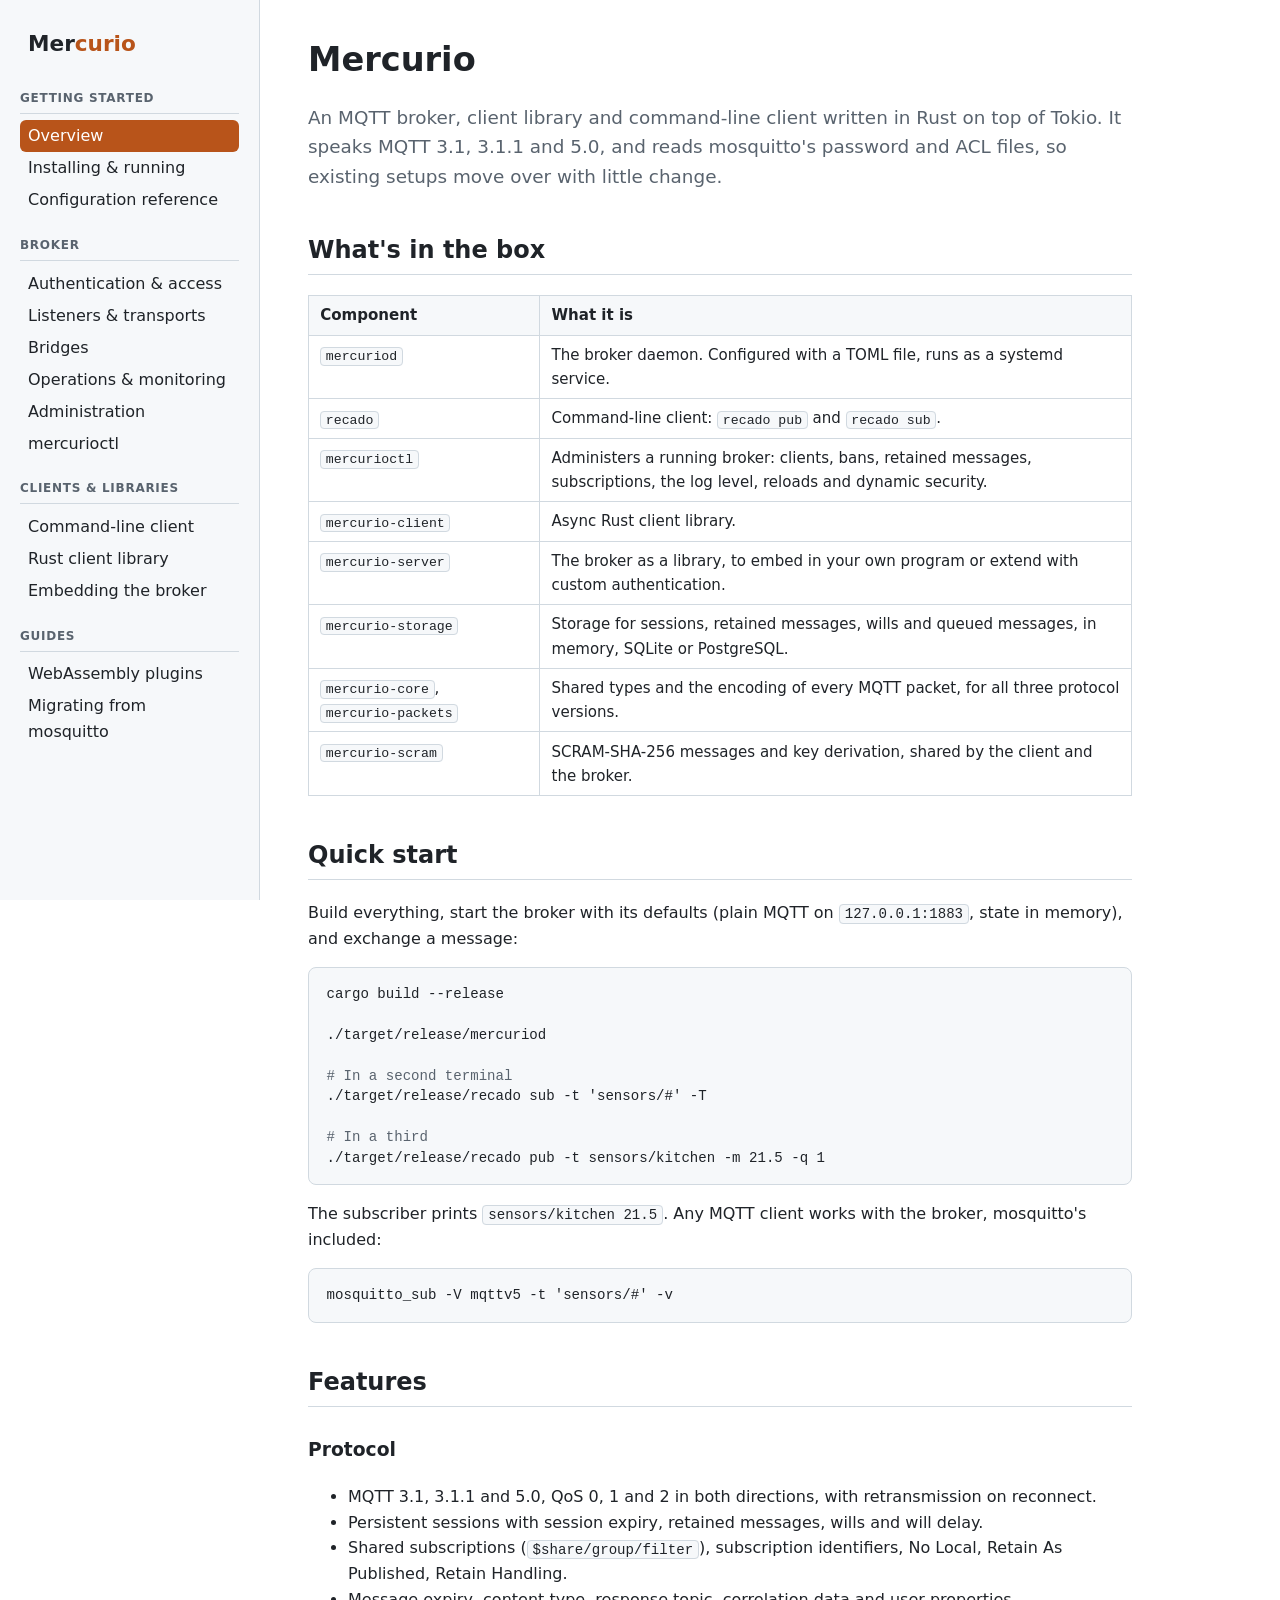
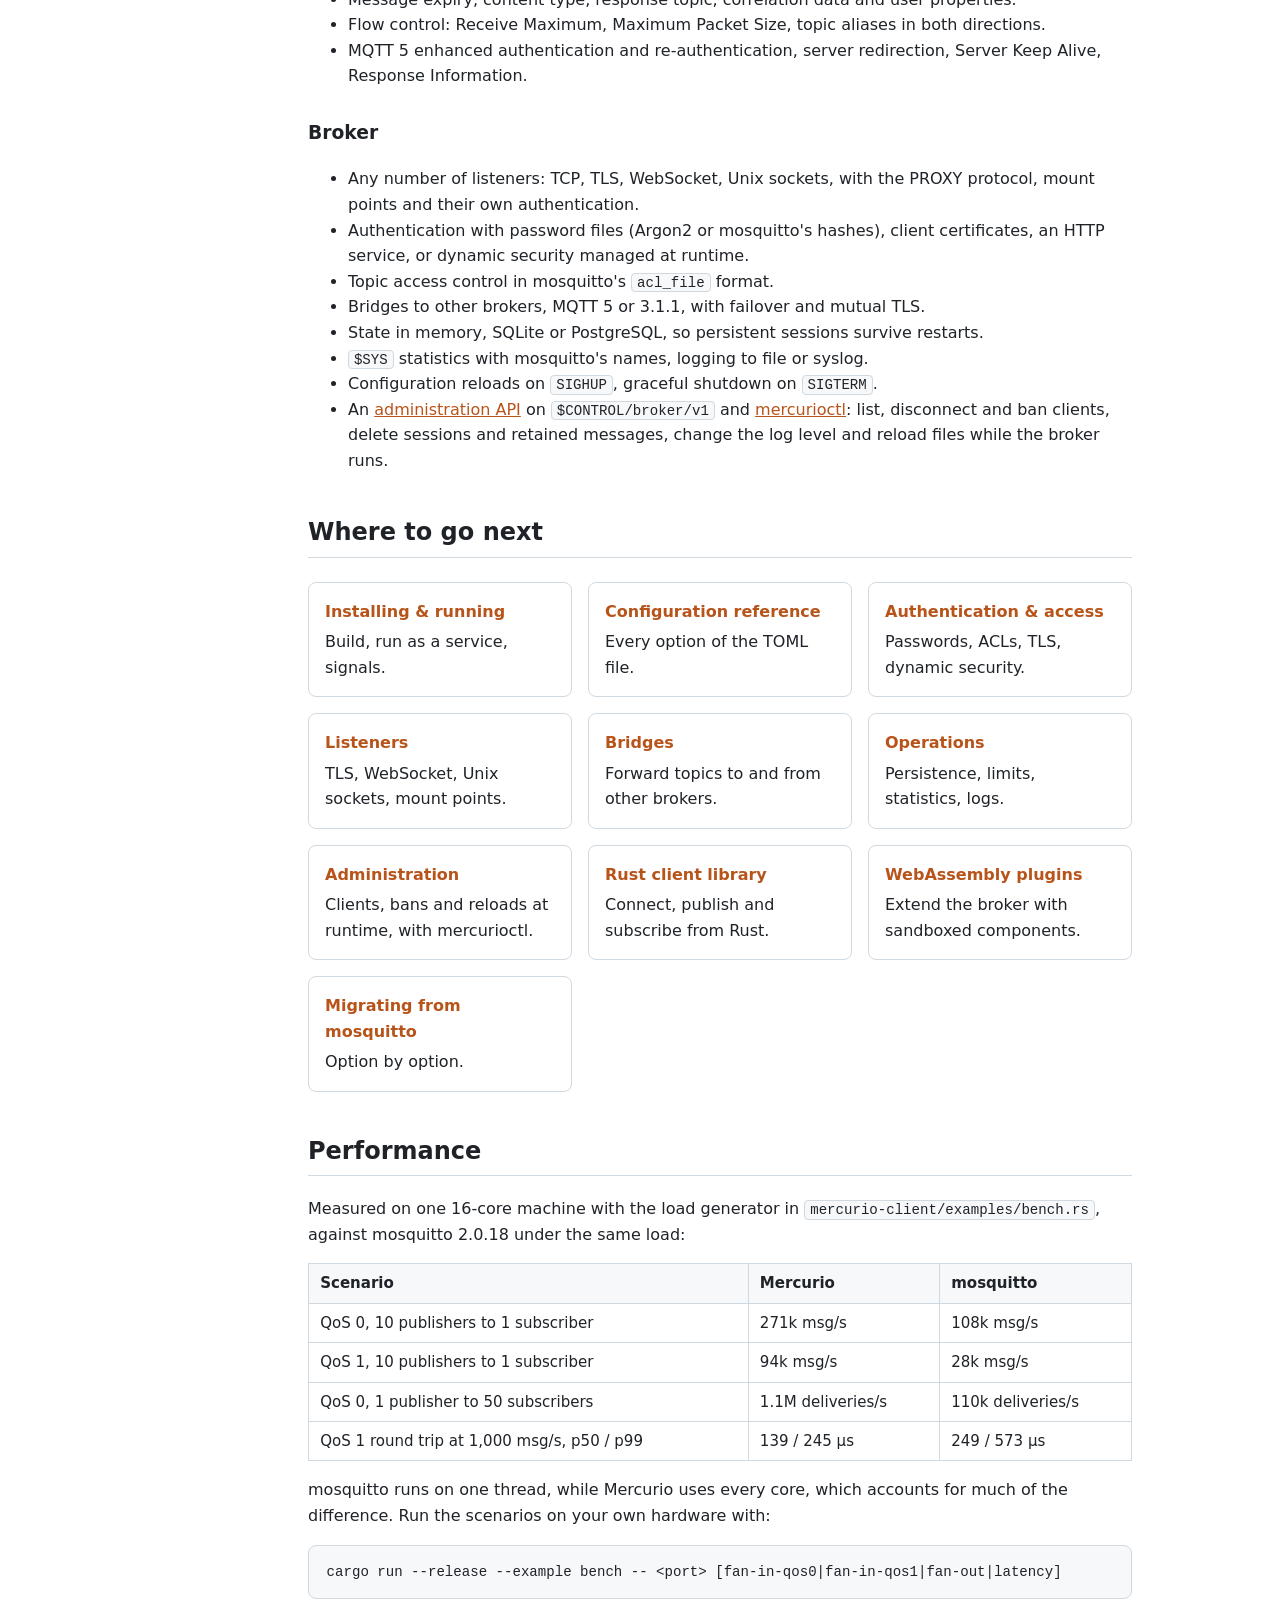
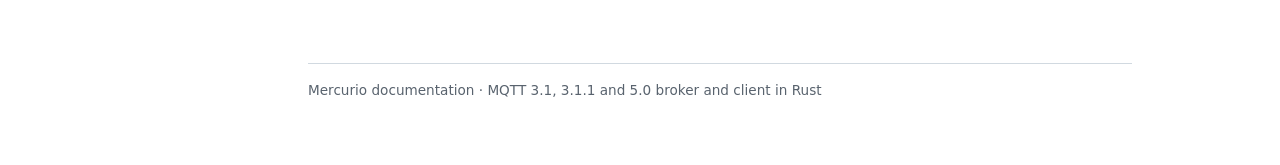
<file: docs/index.html>
<!DOCTYPE html>
<html lang="en">
<head>
<meta charset="utf-8">
<meta name="viewport" content="width=device-width, initial-scale=1">
<title>Overview · Mercurio</title>
<link rel="stylesheet" href="style.css">
</head>
<body>
<nav>
<a class="brand" href="index.html">Mer<span>curio</span></a>
<h2>Getting started</h2>
<ul>
<li><a href="index.html" aria-current="page">Overview</a></li>
<li><a href="install.html">Installing &amp; running</a></li>
<li><a href="configuration.html">Configuration reference</a></li>
</ul>
<h2>Broker</h2>
<ul>
<li><a href="security.html">Authentication &amp; access</a></li>
<li><a href="listeners.html">Listeners &amp; transports</a></li>
<li><a href="bridges.html">Bridges</a></li>
<li><a href="operations.html">Operations &amp; monitoring</a></li>
<li><a href="admin.html">Administration</a></li>
<li><a href="mercurioctl.html">mercurioctl</a></li>
</ul>
<h2>Clients &amp; libraries</h2>
<ul>
<li><a href="cli.html">Command-line client</a></li>
<li><a href="client.html">Rust client library</a></li>
<li><a href="embedding.html">Embedding the broker</a></li>
</ul>
<h2>Guides</h2>
<ul>
<li><a href="plugins.html">WebAssembly plugins</a></li>
<li><a href="migrating.html">Migrating from mosquitto</a></li>
</ul>
</nav>
<main>
<h1>Mercurio</h1>
<p class="lead">An MQTT broker, client library and command-line client written in Rust on top of Tokio. It speaks MQTT 3.1, 3.1.1 and 5.0, and reads mosquitto's password and ACL files, so existing setups move over with little change.</p>

<h2>What's in the box</h2>
<table>
<tr><th>Component</th><th>What it is</th></tr>
<tr><td><code>mercuriod</code></td><td>The broker daemon. Configured with a TOML file, runs as a systemd service.</td></tr>
<tr><td><code>recado</code></td><td>Command-line client: <code>recado pub</code> and <code>recado sub</code>.</td></tr>
<tr><td><code>mercurioctl</code></td><td>Administers a running broker: clients, bans, retained messages, subscriptions, the log level, reloads and dynamic security.</td></tr>
<tr><td><code>mercurio-client</code></td><td>Async Rust client library.</td></tr>
<tr><td><code>mercurio-server</code></td><td>The broker as a library, to embed in your own program or extend with custom authentication.</td></tr>
<tr><td><code>mercurio-storage</code></td><td>Storage for sessions, retained messages, wills and queued messages, in memory, SQLite or PostgreSQL.</td></tr>
<tr><td><code>mercurio-core</code>, <code>mercurio-packets</code></td><td>Shared types and the encoding of every MQTT packet, for all three protocol versions.</td></tr>
<tr><td><code>mercurio-scram</code></td><td>SCRAM-SHA-256 messages and key derivation, shared by the client and the broker.</td></tr>
</table>

<h2>Quick start</h2>
<p>Build everything, start the broker with its defaults (plain MQTT on <code>127.0.0.1:1883</code>, state in memory), and exchange a message:</p>
<pre>cargo build --release

./target/release/mercuriod

<span class="comment"># In a second terminal</span>
./target/release/recado sub -t 'sensors/#' -T

<span class="comment"># In a third</span>
./target/release/recado pub -t sensors/kitchen -m 21.5 -q 1</pre>
<p>The subscriber prints <code>sensors/kitchen 21.5</code>. Any MQTT client works with the broker, mosquitto's included:</p>
<pre>mosquitto_sub -V mqttv5 -t 'sensors/#' -v</pre>

<h2>Features</h2>
<h3>Protocol</h3>
<ul>
<li>MQTT 3.1, 3.1.1 and 5.0, QoS 0, 1 and 2 in both directions, with retransmission on reconnect.</li>
<li>Persistent sessions with session expiry, retained messages, wills and will delay.</li>
<li>Shared subscriptions (<code>$share/group/filter</code>), subscription identifiers, No Local, Retain As Published, Retain Handling.</li>
<li>Message expiry, content type, response topic, correlation data and user properties.</li>
<li>Flow control: Receive Maximum, Maximum Packet Size, topic aliases in both directions.</li>
<li>MQTT 5 enhanced authentication and re-authentication, server redirection, Server Keep Alive, Response Information.</li>
</ul>
<h3>Broker</h3>
<ul>
<li>Any number of listeners: TCP, TLS, WebSocket, Unix sockets, with the PROXY protocol, mount points and their own authentication.</li>
<li>Authentication with password files (Argon2 or mosquitto's hashes), client certificates, an HTTP service, or dynamic security managed at runtime.</li>
<li>Topic access control in mosquitto's <code>acl_file</code> format.</li>
<li>Bridges to other brokers, MQTT 5 or 3.1.1, with failover and mutual TLS.</li>
<li>State in memory, SQLite or PostgreSQL, so persistent sessions survive restarts.</li>
<li><code>$SYS</code> statistics with mosquitto's names, logging to file or syslog.</li>
<li>Configuration reloads on <code>SIGHUP</code>, graceful shutdown on <code>SIGTERM</code>.</li>
<li>An <a href="admin.html">administration API</a> on <code>$CONTROL/broker/v1</code> and <a href="mercurioctl.html">mercurioctl</a>: list, disconnect and ban clients, delete sessions and retained messages, change the log level and reload files while the broker runs.</li>
</ul>

<h2>Where to go next</h2>
<div class="cards">
<a href="install.html"><strong>Installing &amp; running</strong>Build, run as a service, signals.</a>
<a href="configuration.html"><strong>Configuration reference</strong>Every option of the TOML file.</a>
<a href="security.html"><strong>Authentication &amp; access</strong>Passwords, ACLs, TLS, dynamic security.</a>
<a href="listeners.html"><strong>Listeners</strong>TLS, WebSocket, Unix sockets, mount points.</a>
<a href="bridges.html"><strong>Bridges</strong>Forward topics to and from other brokers.</a>
<a href="operations.html"><strong>Operations</strong>Persistence, limits, statistics, logs.</a>
<a href="admin.html"><strong>Administration</strong>Clients, bans and reloads at runtime, with mercurioctl.</a>
<a href="client.html"><strong>Rust client library</strong>Connect, publish and subscribe from Rust.</a>
<a href="plugins.html"><strong>WebAssembly plugins</strong>Extend the broker with sandboxed components.</a>
<a href="migrating.html"><strong>Migrating from mosquitto</strong>Option by option.</a>
</div>

<h2>Performance</h2>
<p>Measured on one 16-core machine with the load generator in <code>mercurio-client/examples/bench.rs</code>, against mosquitto 2.0.18 under the same load:</p>
<table>
<tr><th>Scenario</th><th>Mercurio</th><th>mosquitto</th></tr>
<tr><td>QoS 0, 10 publishers to 1 subscriber</td><td>271k msg/s</td><td>108k msg/s</td></tr>
<tr><td>QoS 1, 10 publishers to 1 subscriber</td><td>94k msg/s</td><td>28k msg/s</td></tr>
<tr><td>QoS 0, 1 publisher to 50 subscribers</td><td>1.1M deliveries/s</td><td>110k deliveries/s</td></tr>
<tr><td>QoS 1 round trip at 1,000 msg/s, p50 / p99</td><td>139 / 245 µs</td><td>249 / 573 µs</td></tr>
</table>
<p>mosquitto runs on one thread, while Mercurio uses every core, which accounts for much of the difference. Run the scenarios on your own hardware with:</p>
<pre>cargo run --release --example bench -- &lt;port&gt; [fan-in-qos0|fan-in-qos1|fan-out|latency]</pre>
<footer>Mercurio documentation · MQTT 3.1, 3.1.1 and 5.0 broker and client in Rust</footer>
</main>
</body>
</html>
</file>
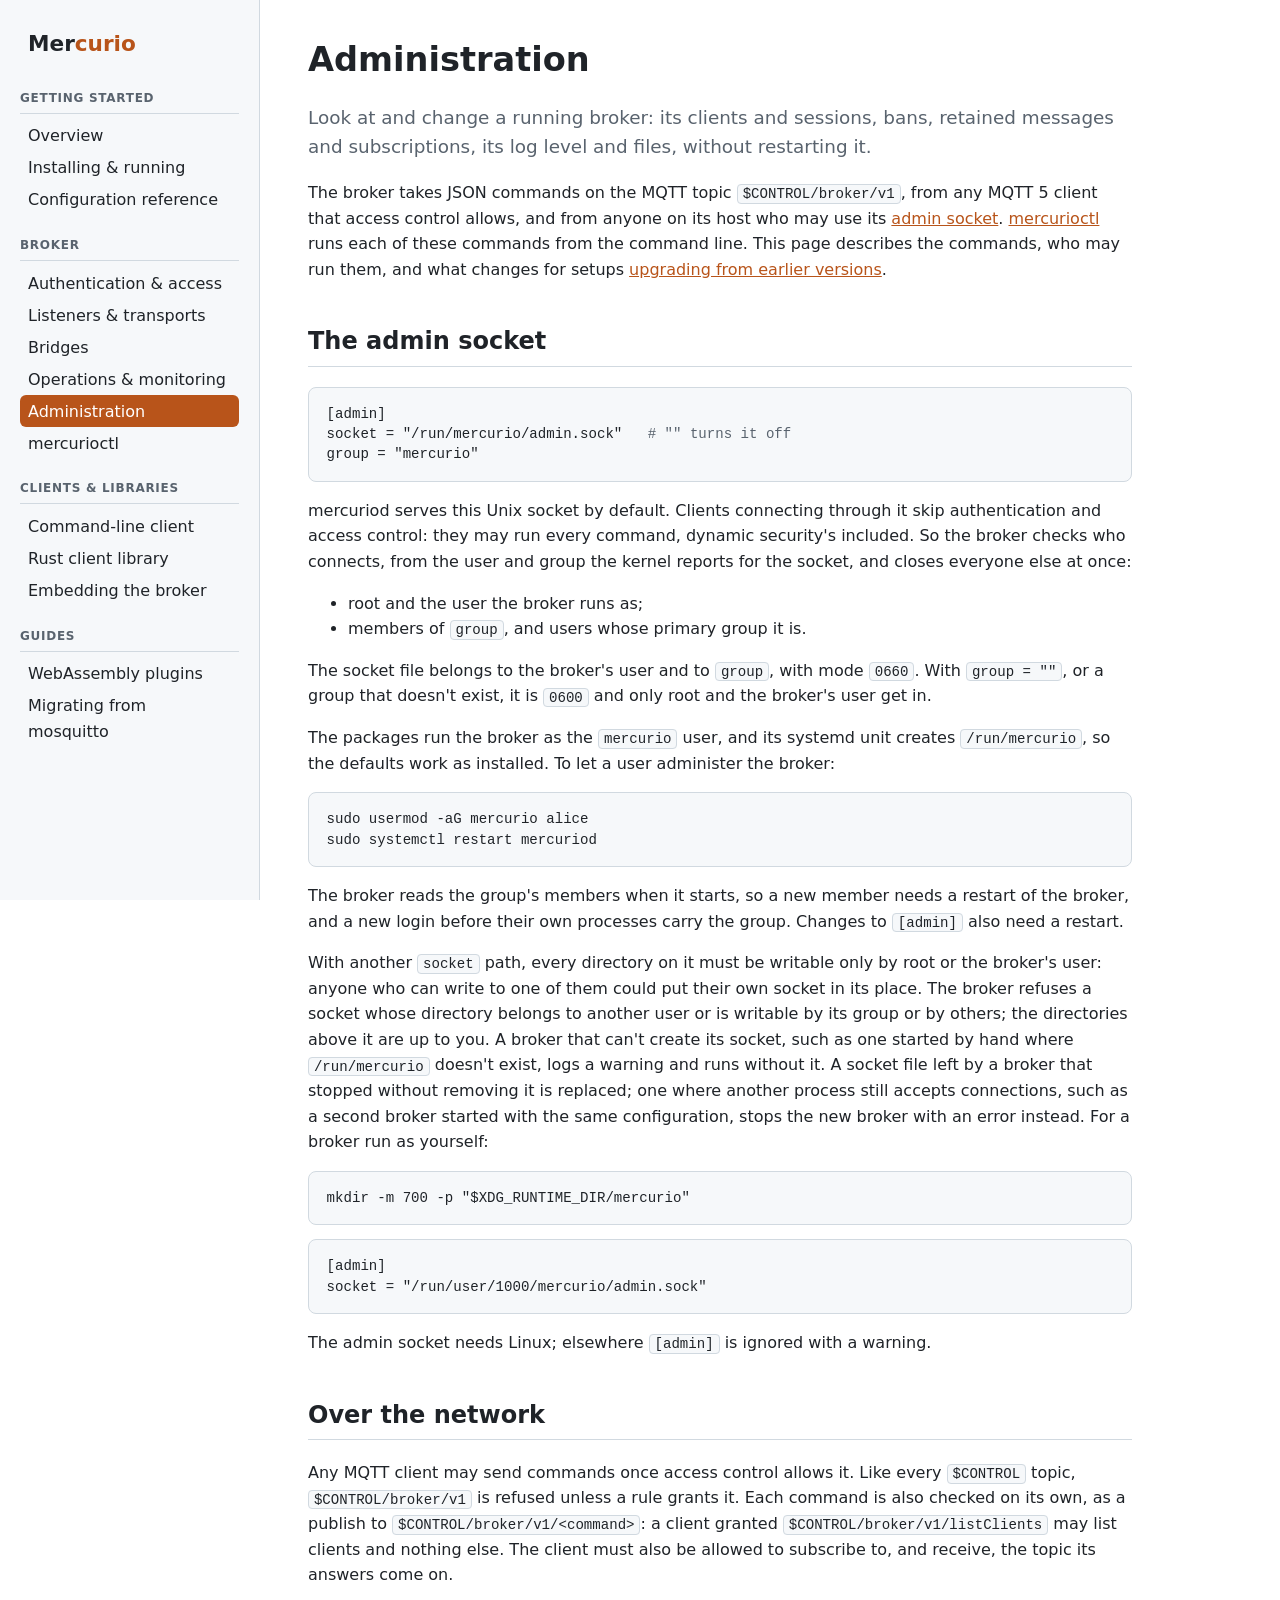
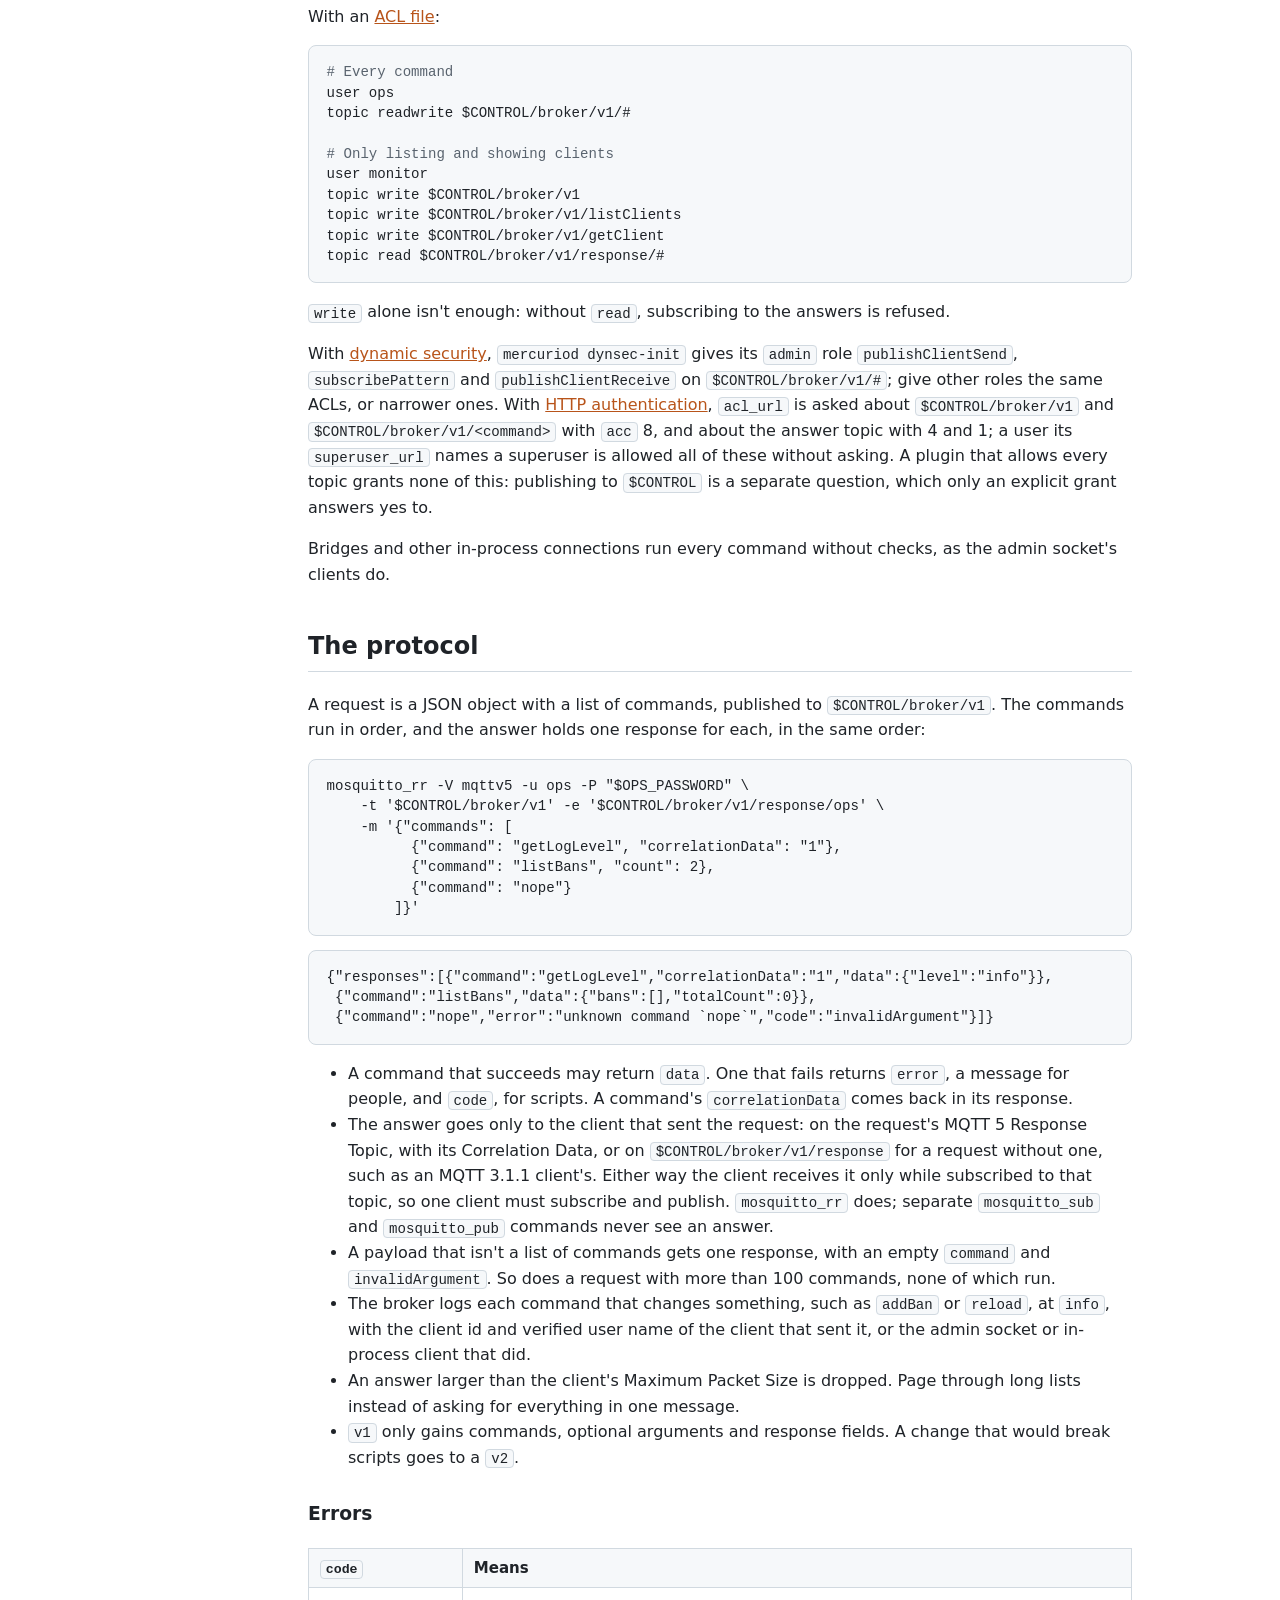
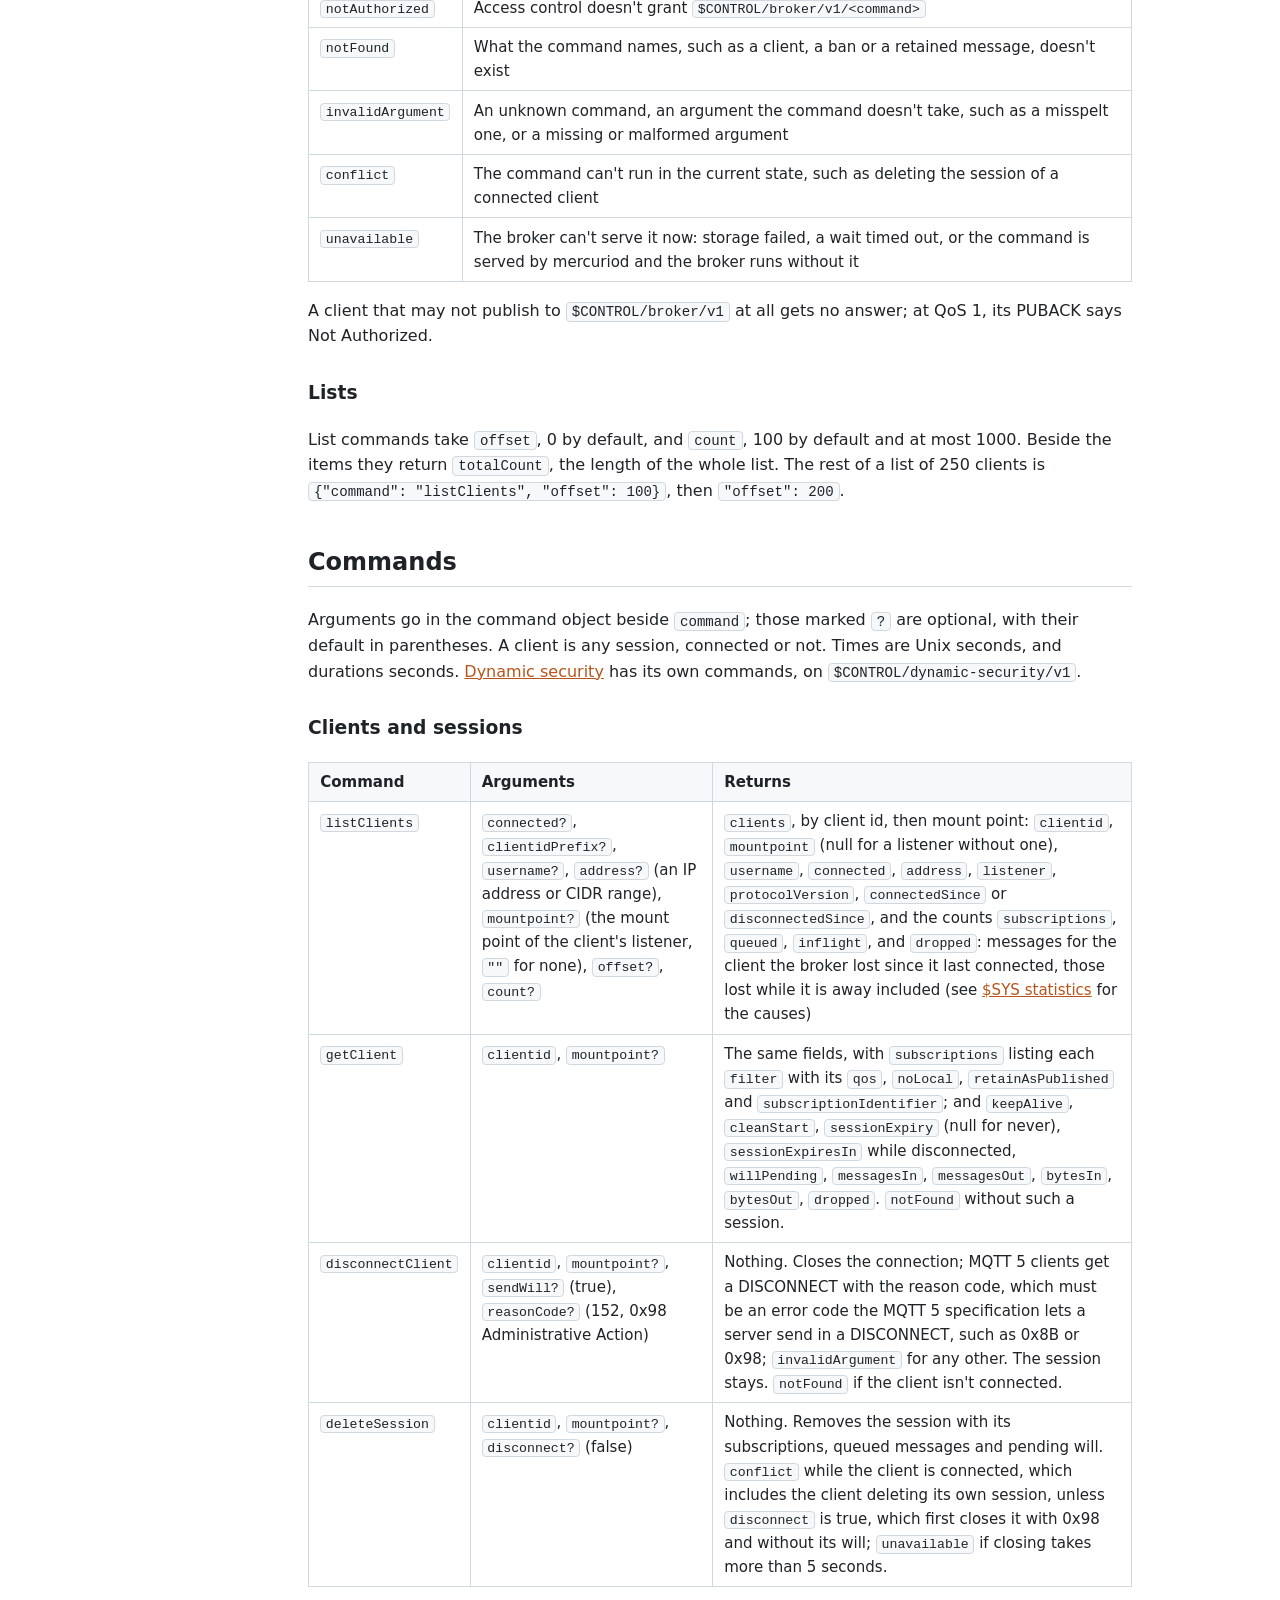
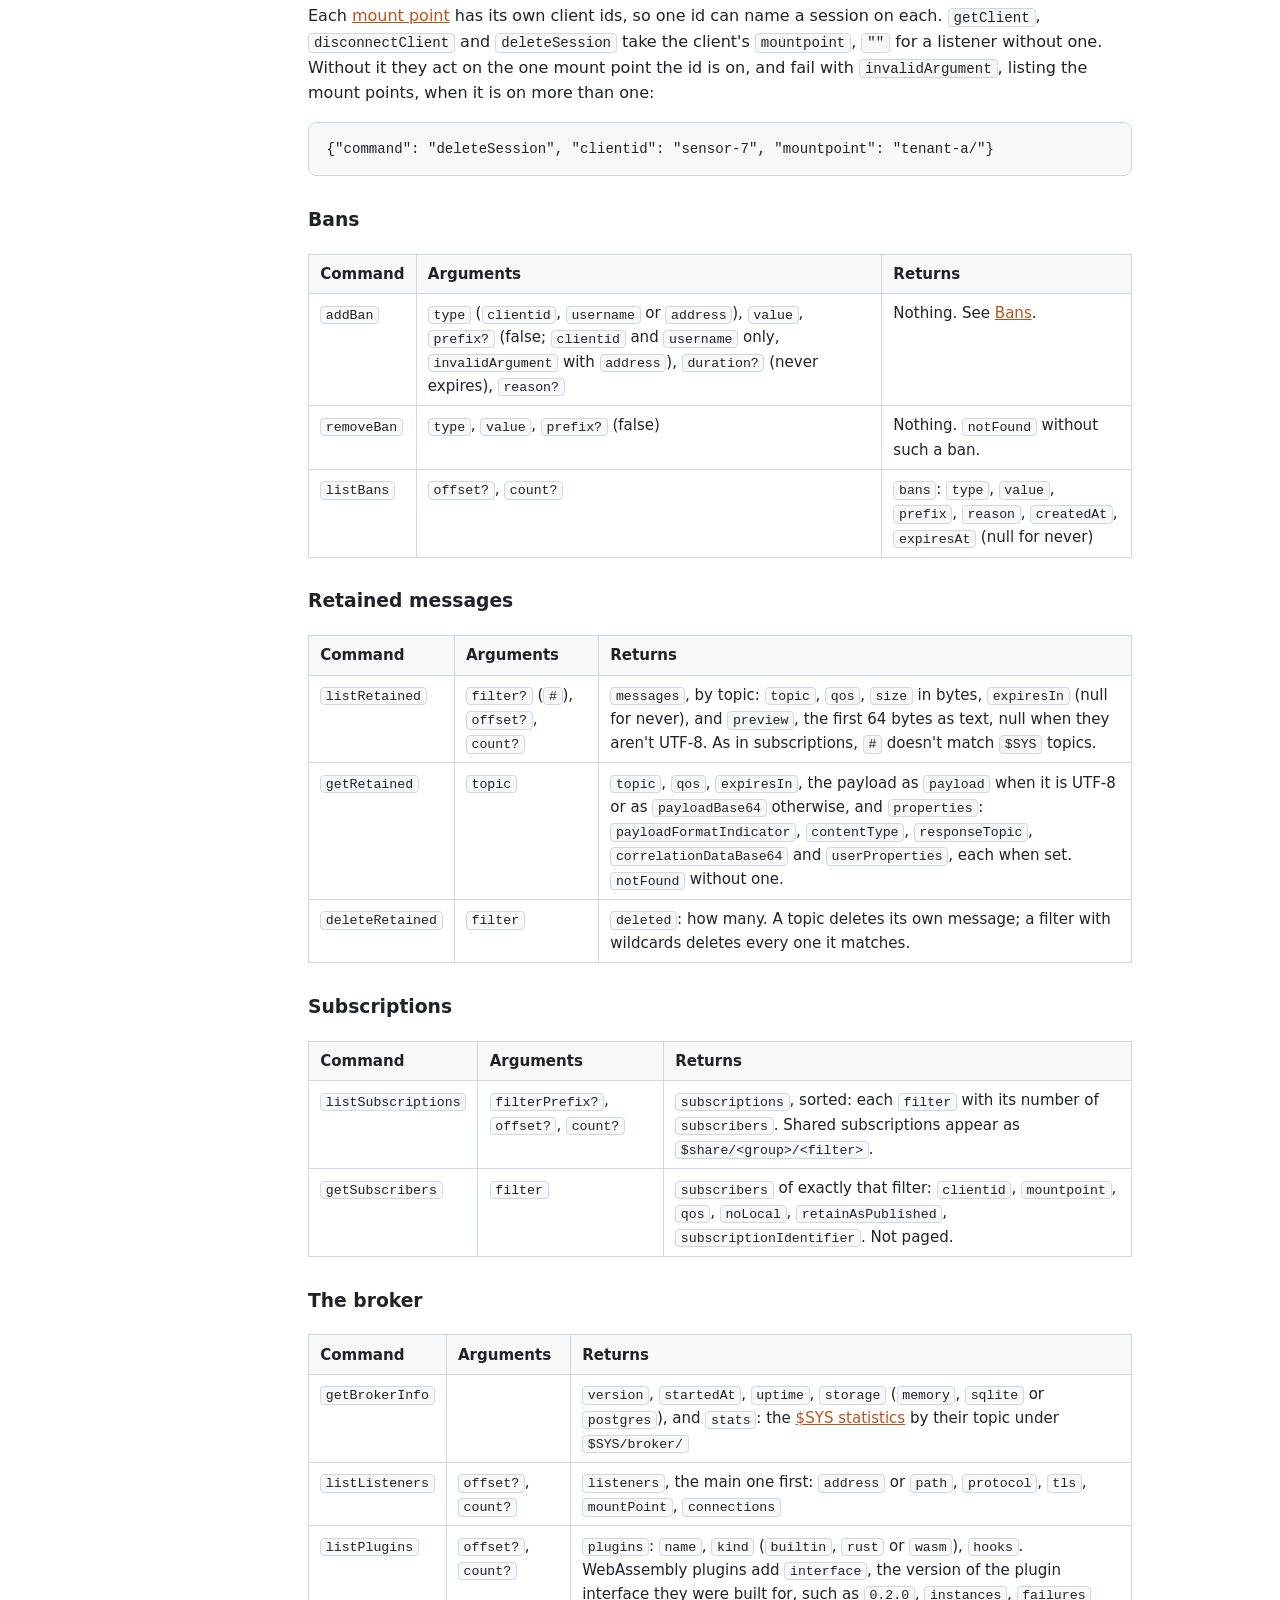
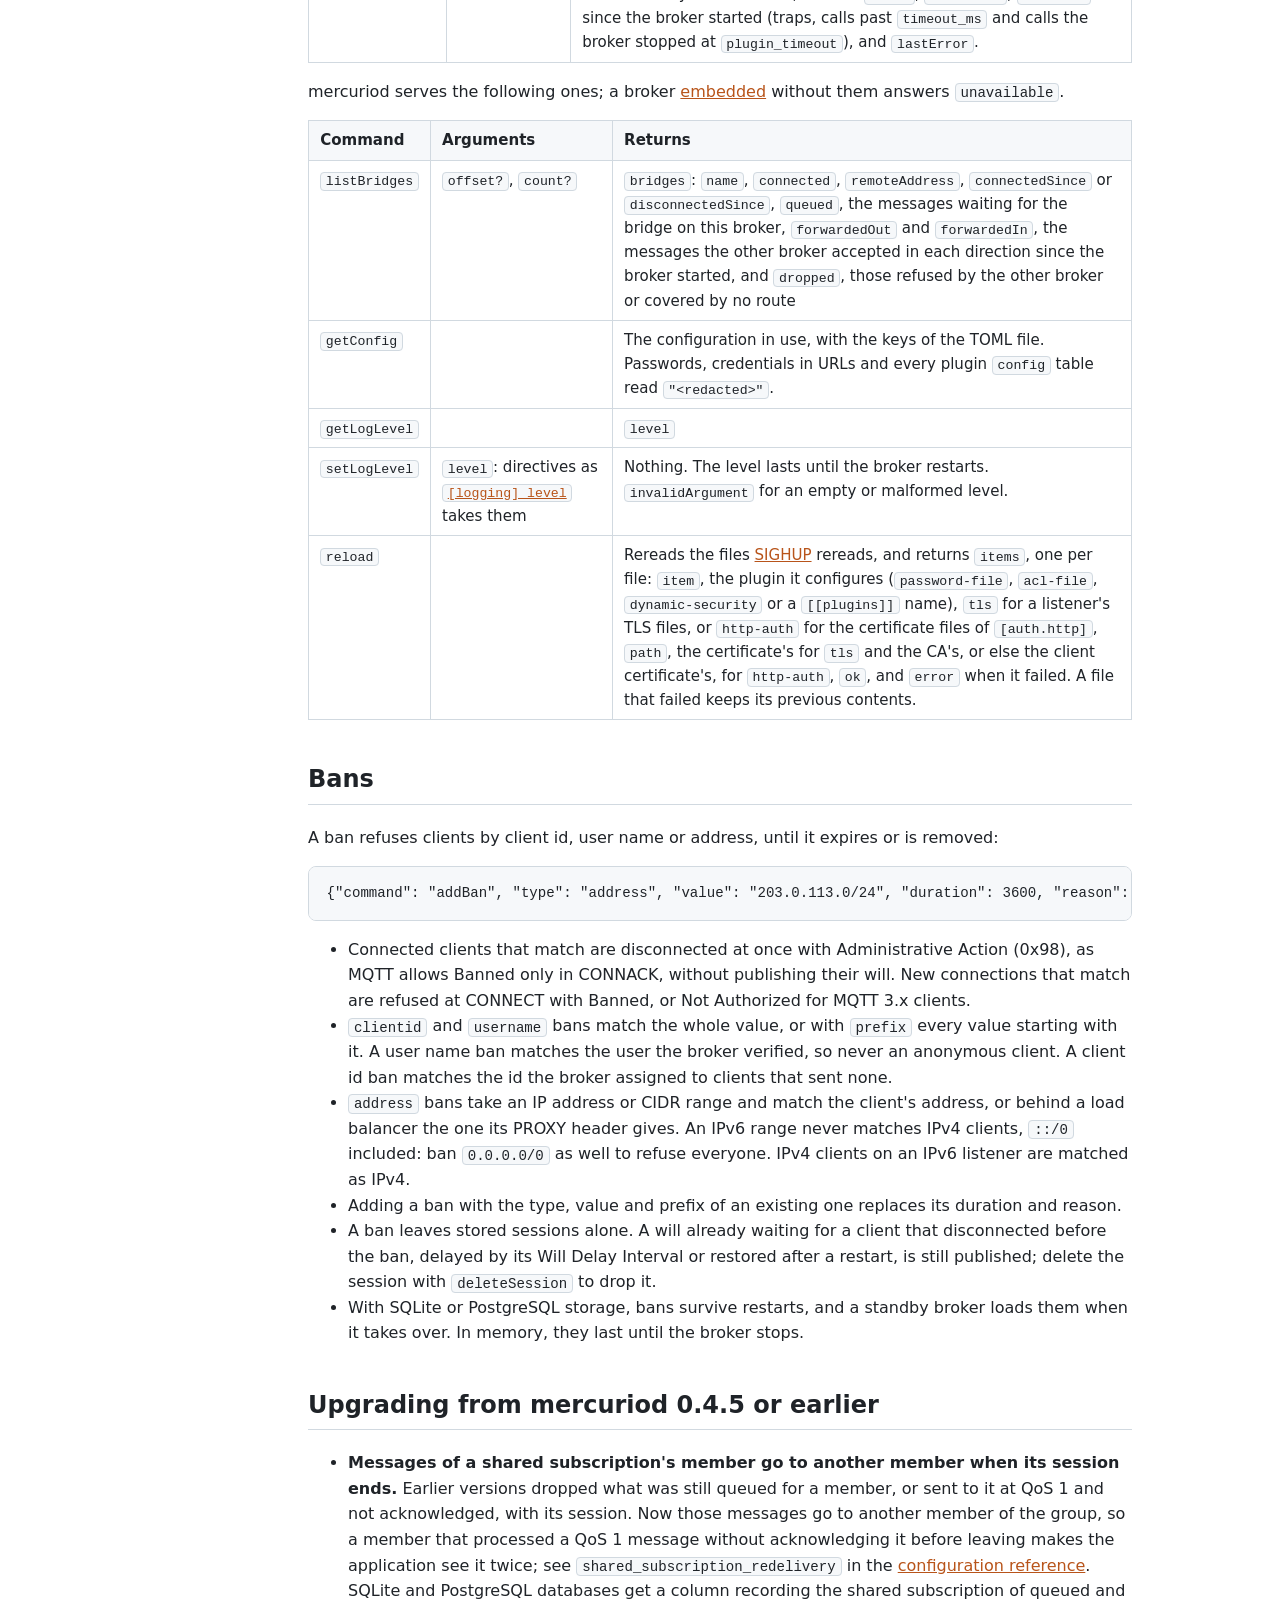
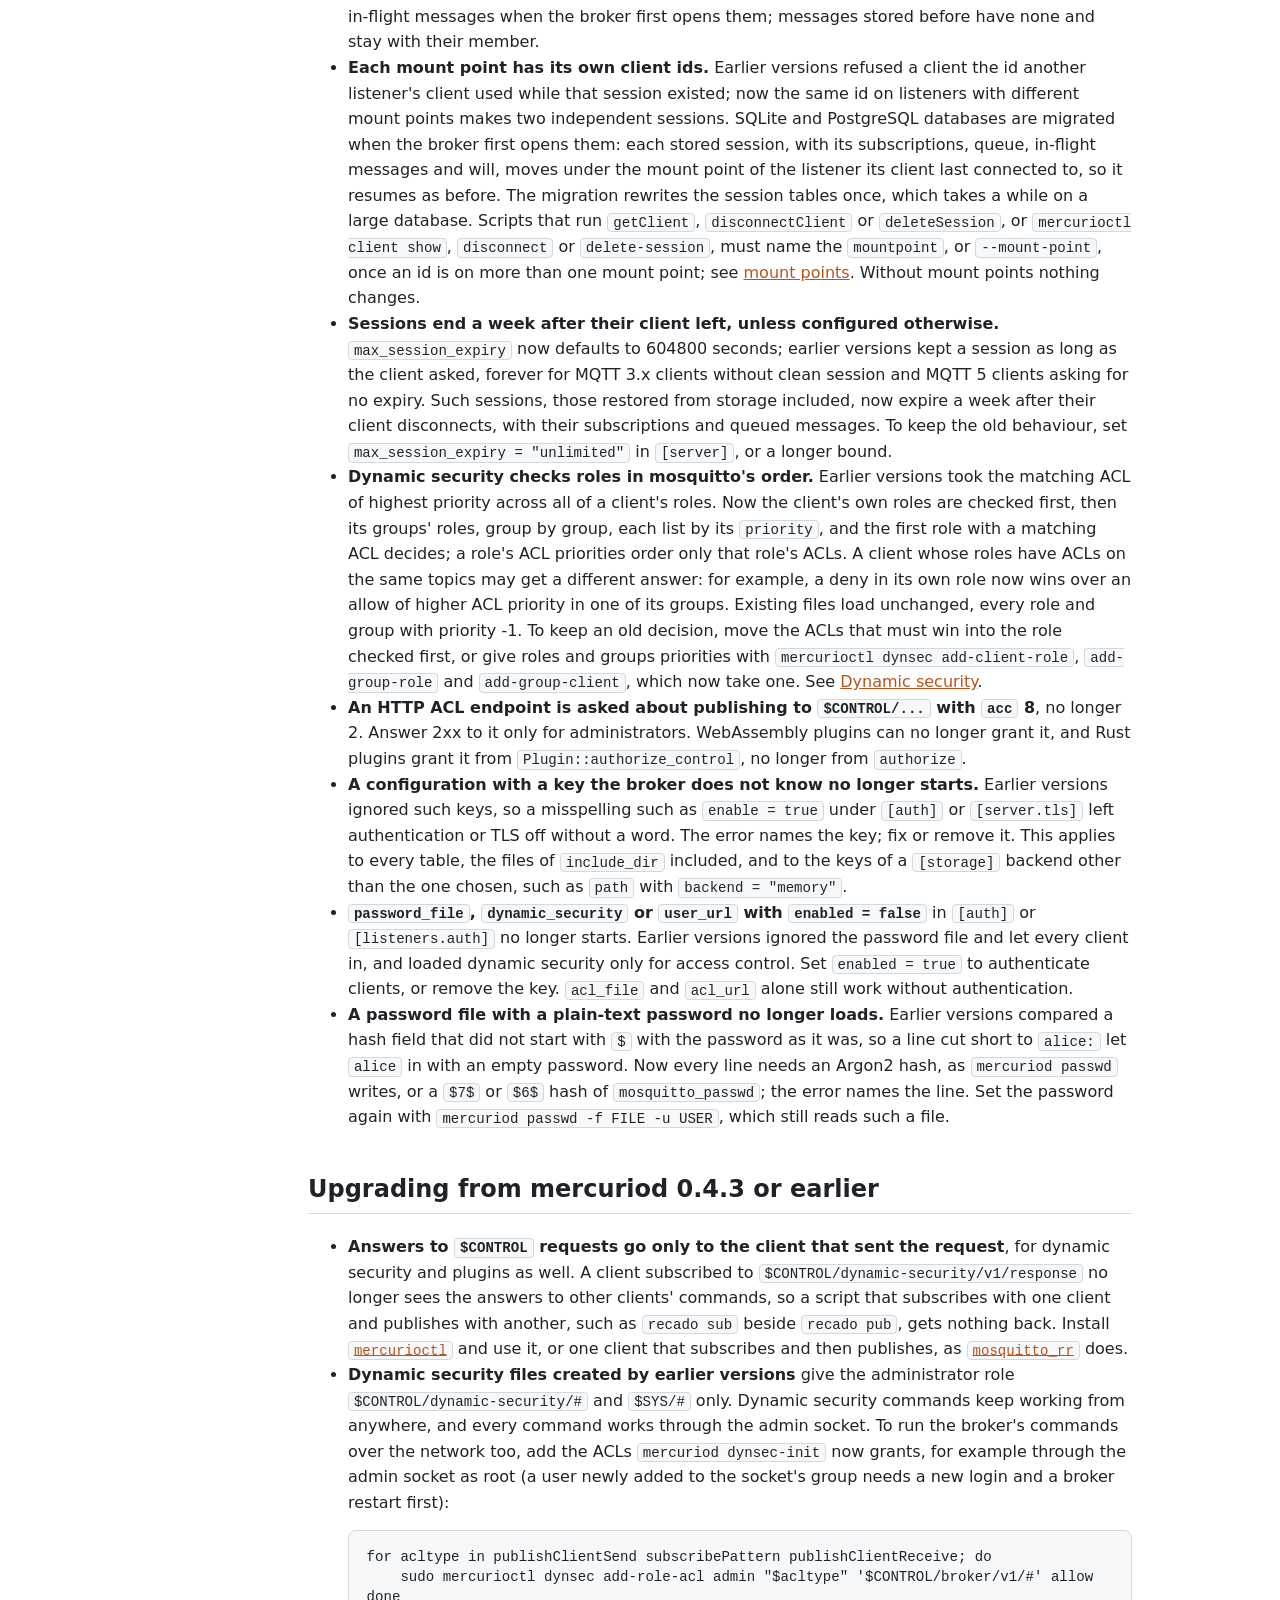
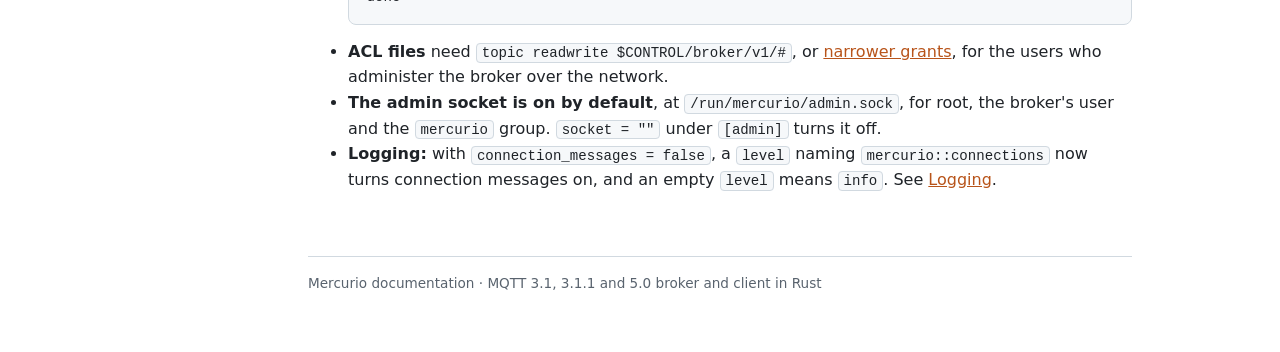
<file: docs/admin.html>
<!DOCTYPE html>
<html lang="en">
<head>
<meta charset="utf-8">
<meta name="viewport" content="width=device-width, initial-scale=1">
<title>Administration · Mercurio</title>
<link rel="stylesheet" href="style.css">
</head>
<body>
<nav>
<a class="brand" href="index.html">Mer<span>curio</span></a>
<h2>Getting started</h2>
<ul>
<li><a href="index.html">Overview</a></li>
<li><a href="install.html">Installing &amp; running</a></li>
<li><a href="configuration.html">Configuration reference</a></li>
</ul>
<h2>Broker</h2>
<ul>
<li><a href="security.html">Authentication &amp; access</a></li>
<li><a href="listeners.html">Listeners &amp; transports</a></li>
<li><a href="bridges.html">Bridges</a></li>
<li><a href="operations.html">Operations &amp; monitoring</a></li>
<li><a href="admin.html" aria-current="page">Administration</a></li>
<li><a href="mercurioctl.html">mercurioctl</a></li>
</ul>
<h2>Clients &amp; libraries</h2>
<ul>
<li><a href="cli.html">Command-line client</a></li>
<li><a href="client.html">Rust client library</a></li>
<li><a href="embedding.html">Embedding the broker</a></li>
</ul>
<h2>Guides</h2>
<ul>
<li><a href="plugins.html">WebAssembly plugins</a></li>
<li><a href="migrating.html">Migrating from mosquitto</a></li>
</ul>
</nav>
<main>
<h1>Administration</h1>
<p class="lead">Look at and change a running broker: its clients and sessions, bans, retained messages and subscriptions, its log level and files, without restarting it.</p>
<p>The broker takes JSON commands on the MQTT topic <code>$CONTROL/broker/v1</code>, from any MQTT 5 client that access control allows, and from anyone on its host who may use its <a href="#socket">admin socket</a>. <a href="mercurioctl.html">mercurioctl</a> runs each of these commands from the command line. This page describes the commands, who may run them, and what changes for setups <a href="#upgrading-0.4.5">upgrading from earlier versions</a>.</p>

<h2 id="socket">The admin socket</h2>
<pre>[admin]
socket = "/run/mercurio/admin.sock"   <span class="comment"># "" turns it off</span>
group = "mercurio"</pre>
<p>mercuriod serves this Unix socket by default. Clients connecting through it skip authentication and access control: they may run every command, dynamic security's included. So the broker checks who connects, from the user and group the kernel reports for the socket, and closes everyone else at once:</p>
<ul>
<li>root and the user the broker runs as;</li>
<li>members of <code>group</code>, and users whose primary group it is.</li>
</ul>
<p>The socket file belongs to the broker's user and to <code>group</code>, with mode <code>0660</code>. With <code>group = ""</code>, or a group that doesn't exist, it is <code>0600</code> and only root and the broker's user get in.</p>
<p>The packages run the broker as the <code>mercurio</code> user, and its systemd unit creates <code>/run/mercurio</code>, so the defaults work as installed. To let a user administer the broker:</p>
<pre>sudo usermod -aG mercurio alice
sudo systemctl restart mercuriod</pre>
<p>The broker reads the group's members when it starts, so a new member needs a restart of the broker, and a new login before their own processes carry the group. Changes to <code>[admin]</code> also need a restart.</p>
<p>With another <code>socket</code> path, every directory on it must be writable only by root or the broker's user: anyone who can write to one of them could put their own socket in its place. The broker refuses a socket whose directory belongs to another user or is writable by its group or by others; the directories above it are up to you. A broker that can't create its socket, such as one started by hand where <code>/run/mercurio</code> doesn't exist, logs a warning and runs without it. A socket file left by a broker that stopped without removing it is replaced; one where another process still accepts connections, such as a second broker started with the same configuration, stops the new broker with an error instead. For a broker run as yourself:</p>
<pre>mkdir -m 700 -p "$XDG_RUNTIME_DIR/mercurio"</pre>
<pre>[admin]
socket = "/run/user/1000/mercurio/admin.sock"</pre>
<p>The admin socket needs Linux; elsewhere <code>[admin]</code> is ignored with a warning.</p>

<h2 id="remote">Over the network</h2>
<p>Any MQTT client may send commands once access control allows it. Like every <code>$CONTROL</code> topic, <code>$CONTROL/broker/v1</code> is refused unless a rule grants it. Each command is also checked on its own, as a publish to <code>$CONTROL/broker/v1/&lt;command&gt;</code>: a client granted <code>$CONTROL/broker/v1/listClients</code> may list clients and nothing else. The client must also be allowed to subscribe to, and receive, the topic its answers come on.</p>
<p>With an <a href="security.html#acl">ACL file</a>:</p>
<pre><span class="comment"># Every command</span>
user ops
topic readwrite $CONTROL/broker/v1/#

<span class="comment"># Only listing and showing clients</span>
user monitor
topic write $CONTROL/broker/v1
topic write $CONTROL/broker/v1/listClients
topic write $CONTROL/broker/v1/getClient
topic read $CONTROL/broker/v1/response/#</pre>
<p><code>write</code> alone isn't enough: without <code>read</code>, subscribing to the answers is refused.</p>
<p>With <a href="security.html#dynamic-security">dynamic security</a>, <code>mercuriod dynsec-init</code> gives its <code>admin</code> role <code>publishClientSend</code>, <code>subscribePattern</code> and <code>publishClientReceive</code> on <code>$CONTROL/broker/v1/#</code>; give other roles the same ACLs, or narrower ones. With <a href="security.html#http">HTTP authentication</a>, <code>acl_url</code> is asked about <code>$CONTROL/broker/v1</code> and <code>$CONTROL/broker/v1/&lt;command&gt;</code> with <code>acc</code> 8, and about the answer topic with 4 and 1; a user its <code>superuser_url</code> names a superuser is allowed all of these without asking. A plugin that allows every topic grants none of this: publishing to <code>$CONTROL</code> is a separate question, which only an explicit grant answers yes to.</p>
<p>Bridges and other in-process connections run every command without checks, as the admin socket's clients do.</p>

<h2 id="protocol">The protocol</h2>
<p>A request is a JSON object with a list of commands, published to <code>$CONTROL/broker/v1</code>. The commands run in order, and the answer holds one response for each, in the same order:</p>
<pre>mosquitto_rr -V mqttv5 -u ops -P "$OPS_PASSWORD" \
    -t '$CONTROL/broker/v1' -e '$CONTROL/broker/v1/response/ops' \
    -m '{"commands": [
          {"command": "getLogLevel", "correlationData": "1"},
          {"command": "listBans", "count": 2},
          {"command": "nope"}
        ]}'</pre>
<pre>{"responses":[{"command":"getLogLevel","correlationData":"1","data":{"level":"info"}},
 {"command":"listBans","data":{"bans":[],"totalCount":0}},
 {"command":"nope","error":"unknown command `nope`","code":"invalidArgument"}]}</pre>
<ul>
<li>A command that succeeds may return <code>data</code>. One that fails returns <code>error</code>, a message for people, and <code>code</code>, for scripts. A command's <code>correlationData</code> comes back in its response.</li>
<li>The answer goes only to the client that sent the request: on the request's MQTT 5 Response Topic, with its Correlation Data, or on <code>$CONTROL/broker/v1/response</code> for a request without one, such as an MQTT 3.1.1 client's. Either way the client receives it only while subscribed to that topic, so one client must subscribe and publish. <code>mosquitto_rr</code> does; separate <code>mosquitto_sub</code> and <code>mosquitto_pub</code> commands never see an answer.</li>
<li>A payload that isn't a list of commands gets one response, with an empty <code>command</code> and <code>invalidArgument</code>. So does a request with more than 100 commands, none of which run.</li>
<li>The broker logs each command that changes something, such as <code>addBan</code> or <code>reload</code>, at <code>info</code>, with the client id and verified user name of the client that sent it, or the admin socket or in-process client that did.</li>
<li>An answer larger than the client's Maximum Packet Size is dropped. Page through long lists instead of asking for everything in one message.</li>
<li><code>v1</code> only gains commands, optional arguments and response fields. A change that would break scripts goes to a <code>v2</code>.</li>
</ul>

<h3 id="errors">Errors</h3>
<table>
<tr><th><code>code</code></th><th>Means</th></tr>
<tr><td><code>notAuthorized</code></td><td>Access control doesn't grant <code>$CONTROL/broker/v1/&lt;command&gt;</code></td></tr>
<tr><td><code>notFound</code></td><td>What the command names, such as a client, a ban or a retained message, doesn't exist</td></tr>
<tr><td><code>invalidArgument</code></td><td>An unknown command, an argument the command doesn't take, such as a misspelt one, or a missing or malformed argument</td></tr>
<tr><td><code>conflict</code></td><td>The command can't run in the current state, such as deleting the session of a connected client</td></tr>
<tr><td><code>unavailable</code></td><td>The broker can't serve it now: storage failed, a wait timed out, or the command is served by mercuriod and the broker runs without it</td></tr>
</table>
<p>A client that may not publish to <code>$CONTROL/broker/v1</code> at all gets no answer; at QoS 1, its PUBACK says Not Authorized.</p>

<h3 id="paging">Lists</h3>
<p>List commands take <code>offset</code>, 0 by default, and <code>count</code>, 100 by default and at most 1000. Beside the items they return <code>totalCount</code>, the length of the whole list. The rest of a list of 250 clients is <code>{"command": "listClients", "offset": 100}</code>, then <code>"offset": 200</code>.</p>

<h2 id="commands">Commands</h2>
<p>Arguments go in the command object beside <code>command</code>; those marked <code>?</code> are optional, with their default in parentheses. A client is any session, connected or not. Times are Unix seconds, and durations seconds. <a href="security.html#dynamic-security">Dynamic security</a> has its own commands, on <code>$CONTROL/dynamic-security/v1</code>.</p>

<h3 id="clients">Clients and sessions</h3>
<table>
<tr><th>Command</th><th>Arguments</th><th>Returns</th></tr>
<tr><td><code>listClients</code></td><td><code>connected?</code>, <code>clientidPrefix?</code>, <code>username?</code>, <code>address?</code> (an IP address or CIDR range), <code>mountpoint?</code> (the mount point of the client's listener, <code>""</code> for none), <code>offset?</code>, <code>count?</code></td><td><code>clients</code>, by client id, then mount point: <code>clientid</code>, <code>mountpoint</code> (null for a listener without one), <code>username</code>, <code>connected</code>, <code>address</code>, <code>listener</code>, <code>protocolVersion</code>, <code>connectedSince</code> or <code>disconnectedSince</code>, and the counts <code>subscriptions</code>, <code>queued</code>, <code>inflight</code>, and <code>dropped</code>: messages for the client the broker lost since it last connected, those lost while it is away included (see <a href="operations.html#sys">$SYS statistics</a> for the causes)</td></tr>
<tr><td><code>getClient</code></td><td><code>clientid</code>, <code>mountpoint?</code></td><td>The same fields, with <code>subscriptions</code> listing each <code>filter</code> with its <code>qos</code>, <code>noLocal</code>, <code>retainAsPublished</code> and <code>subscriptionIdentifier</code>; and <code>keepAlive</code>, <code>cleanStart</code>, <code>sessionExpiry</code> (null for never), <code>sessionExpiresIn</code> while disconnected, <code>willPending</code>, <code>messagesIn</code>, <code>messagesOut</code>, <code>bytesIn</code>, <code>bytesOut</code>, <code>dropped</code>. <code>notFound</code> without such a session.</td></tr>
<tr><td><code>disconnectClient</code></td><td><code>clientid</code>, <code>mountpoint?</code>, <code>sendWill?</code> (true), <code>reasonCode?</code> (152, 0x98 Administrative Action)</td><td>Nothing. Closes the connection; MQTT 5 clients get a DISCONNECT with the reason code, which must be an error code the MQTT 5 specification lets a server send in a DISCONNECT, such as 0x8B or 0x98; <code>invalidArgument</code> for any other. The session stays. <code>notFound</code> if the client isn't connected.</td></tr>
<tr><td><code>deleteSession</code></td><td><code>clientid</code>, <code>mountpoint?</code>, <code>disconnect?</code> (false)</td><td>Nothing. Removes the session with its subscriptions, queued messages and pending will. <code>conflict</code> while the client is connected, which includes the client deleting its own session, unless <code>disconnect</code> is true, which first closes it with 0x98 and without its will; <code>unavailable</code> if closing takes more than 5 seconds.</td></tr>
</table>
<p id="mount-points">Each <a href="listeners.html#mount-points">mount point</a> has its own client ids, so one id can name a session on each. <code>getClient</code>, <code>disconnectClient</code> and <code>deleteSession</code> take the client's <code>mountpoint</code>, <code>""</code> for a listener without one. Without it they act on the one mount point the id is on, and fail with <code>invalidArgument</code>, listing the mount points, when it is on more than one:</p>
<pre>{"command": "deleteSession", "clientid": "sensor-7", "mountpoint": "tenant-a/"}</pre>

<h3 id="ban-commands">Bans</h3>
<table>
<tr><th>Command</th><th>Arguments</th><th>Returns</th></tr>
<tr><td><code>addBan</code></td><td><code>type</code> (<code>clientid</code>, <code>username</code> or <code>address</code>), <code>value</code>, <code>prefix?</code> (false; <code>clientid</code> and <code>username</code> only, <code>invalidArgument</code> with <code>address</code>), <code>duration?</code> (never expires), <code>reason?</code></td><td>Nothing. See <a href="#bans">Bans</a>.</td></tr>
<tr><td><code>removeBan</code></td><td><code>type</code>, <code>value</code>, <code>prefix?</code> (false)</td><td>Nothing. <code>notFound</code> without such a ban.</td></tr>
<tr><td><code>listBans</code></td><td><code>offset?</code>, <code>count?</code></td><td><code>bans</code>: <code>type</code>, <code>value</code>, <code>prefix</code>, <code>reason</code>, <code>createdAt</code>, <code>expiresAt</code> (null for never)</td></tr>
</table>

<h3 id="retained">Retained messages</h3>
<table>
<tr><th>Command</th><th>Arguments</th><th>Returns</th></tr>
<tr><td><code>listRetained</code></td><td><code>filter?</code> (<code>#</code>), <code>offset?</code>, <code>count?</code></td><td><code>messages</code>, by topic: <code>topic</code>, <code>qos</code>, <code>size</code> in bytes, <code>expiresIn</code> (null for never), and <code>preview</code>, the first 64 bytes as text, null when they aren't UTF-8. As in subscriptions, <code>#</code> doesn't match <code>$SYS</code> topics.</td></tr>
<tr><td><code>getRetained</code></td><td><code>topic</code></td><td><code>topic</code>, <code>qos</code>, <code>expiresIn</code>, the payload as <code>payload</code> when it is UTF-8 or as <code>payloadBase64</code> otherwise, and <code>properties</code>: <code>payloadFormatIndicator</code>, <code>contentType</code>, <code>responseTopic</code>, <code>correlationDataBase64</code> and <code>userProperties</code>, each when set. <code>notFound</code> without one.</td></tr>
<tr><td><code>deleteRetained</code></td><td><code>filter</code></td><td><code>deleted</code>: how many. A topic deletes its own message; a filter with wildcards deletes every one it matches.</td></tr>
</table>

<h3 id="subscriptions">Subscriptions</h3>
<table>
<tr><th>Command</th><th>Arguments</th><th>Returns</th></tr>
<tr><td><code>listSubscriptions</code></td><td><code>filterPrefix?</code>, <code>offset?</code>, <code>count?</code></td><td><code>subscriptions</code>, sorted: each <code>filter</code> with its number of <code>subscribers</code>. Shared subscriptions appear as <code>$share/&lt;group&gt;/&lt;filter&gt;</code>.</td></tr>
<tr><td><code>getSubscribers</code></td><td><code>filter</code></td><td><code>subscribers</code> of exactly that filter: <code>clientid</code>, <code>mountpoint</code>, <code>qos</code>, <code>noLocal</code>, <code>retainAsPublished</code>, <code>subscriptionIdentifier</code>. Not paged.</td></tr>
</table>

<h3 id="broker">The broker</h3>
<table>
<tr><th>Command</th><th>Arguments</th><th>Returns</th></tr>
<tr><td><code>getBrokerInfo</code></td><td></td><td><code>version</code>, <code>startedAt</code>, <code>uptime</code>, <code>storage</code> (<code>memory</code>, <code>sqlite</code> or <code>postgres</code>), and <code>stats</code>: the <a href="operations.html#sys">$SYS statistics</a> by their topic under <code>$SYS/broker/</code></td></tr>
<tr><td><code>listListeners</code></td><td><code>offset?</code>, <code>count?</code></td><td><code>listeners</code>, the main one first: <code>address</code> or <code>path</code>, <code>protocol</code>, <code>tls</code>, <code>mountPoint</code>, <code>connections</code></td></tr>
<tr><td><code>listPlugins</code></td><td><code>offset?</code>, <code>count?</code></td><td><code>plugins</code>: <code>name</code>, <code>kind</code> (<code>builtin</code>, <code>rust</code> or <code>wasm</code>), <code>hooks</code>. WebAssembly plugins add <code>interface</code>, the version of the plugin interface they were built for, such as <code>0.2.0</code>, <code>instances</code>, <code>failures</code> since the broker started (traps, calls past <code>timeout_ms</code> and calls the broker stopped at <code>plugin_timeout</code>), and <code>lastError</code>.</td></tr>
</table>
<p>mercuriod serves the following ones; a broker <a href="embedding.html">embedded</a> without them answers <code>unavailable</code>.</p>
<table>
<tr><th>Command</th><th>Arguments</th><th>Returns</th></tr>
<tr><td><code>listBridges</code></td><td><code>offset?</code>, <code>count?</code></td><td><code>bridges</code>: <code>name</code>, <code>connected</code>, <code>remoteAddress</code>, <code>connectedSince</code> or <code>disconnectedSince</code>, <code>queued</code>, the messages waiting for the bridge on this broker, <code>forwardedOut</code> and <code>forwardedIn</code>, the messages the other broker accepted in each direction since the broker started, and <code>dropped</code>, those refused by the other broker or covered by no route</td></tr>
<tr><td><code>getConfig</code></td><td></td><td>The configuration in use, with the keys of the TOML file. Passwords, credentials in URLs and every plugin <code>config</code> table read <code>"&lt;redacted&gt;"</code>.</td></tr>
<tr><td><code>getLogLevel</code></td><td></td><td><code>level</code></td></tr>
<tr><td><code>setLogLevel</code></td><td><code>level</code>: directives as <a href="configuration.html#logging"><code>[logging] level</code></a> takes them</td><td>Nothing. The level lasts until the broker restarts. <code>invalidArgument</code> for an empty or malformed level.</td></tr>
<tr><td><code>reload</code></td><td></td><td>Rereads the files <a href="security.html#reloading">SIGHUP</a> rereads, and returns <code>items</code>, one per file: <code>item</code>, the plugin it configures (<code>password-file</code>, <code>acl-file</code>, <code>dynamic-security</code> or a <code>[[plugins]]</code> name), <code>tls</code> for a listener's TLS files, or <code>http-auth</code> for the certificate files of <code>[auth.http]</code>, <code>path</code>, the certificate's for <code>tls</code> and the CA's, or else the client certificate's, for <code>http-auth</code>, <code>ok</code>, and <code>error</code> when it failed. A file that failed keeps its previous contents.</td></tr>
</table>

<h2 id="bans">Bans</h2>
<p>A ban refuses clients by client id, user name or address, until it expires or is removed:</p>
<pre>{"command": "addBan", "type": "address", "value": "203.0.113.0/24", "duration": 3600, "reason": "flooding"}</pre>
<ul>
<li>Connected clients that match are disconnected at once with Administrative Action (0x98), as MQTT allows Banned only in CONNACK, without publishing their will. New connections that match are refused at CONNECT with Banned, or Not Authorized for MQTT 3.x clients.</li>
<li><code>clientid</code> and <code>username</code> bans match the whole value, or with <code>prefix</code> every value starting with it. A user name ban matches the user the broker verified, so never an anonymous client. A client id ban matches the id the broker assigned to clients that sent none.</li>
<li><code>address</code> bans take an IP address or CIDR range and match the client's address, or behind a load balancer the one its PROXY header gives. An IPv6 range never matches IPv4 clients, <code>::/0</code> included: ban <code>0.0.0.0/0</code> as well to refuse everyone. IPv4 clients on an IPv6 listener are matched as IPv4.</li>
<li>Adding a ban with the type, value and prefix of an existing one replaces its duration and reason.</li>
<li>A ban leaves stored sessions alone. A will already waiting for a client that disconnected before the ban, delayed by its Will Delay Interval or restored after a restart, is still published; delete the session with <code>deleteSession</code> to drop it.</li>
<li>With SQLite or PostgreSQL storage, bans survive restarts, and a standby broker loads them when it takes over. In memory, they last until the broker stops.</li>
</ul>

<h2 id="upgrading-0.4.5">Upgrading from mercuriod 0.4.5 or earlier</h2>
<ul>
<li><strong>Messages of a shared subscription's member go to another member when its session ends.</strong> Earlier versions dropped what was still queued for a member, or sent to it at QoS 1 and not acknowledged, with its session. Now those messages go to another member of the group, so a member that processed a QoS 1 message without acknowledging it before leaving makes the application see it twice; see <code>shared_subscription_redelivery</code> in the <a href="configuration.html">configuration reference</a>. SQLite and PostgreSQL databases get a column recording the shared subscription of queued and in-flight messages when the broker first opens them; messages stored before have none and stay with their member.</li>
<li><strong>Each mount point has its own client ids.</strong> Earlier versions refused a client the id another listener's client used while that session existed; now the same id on listeners with different mount points makes two independent sessions. SQLite and PostgreSQL databases are migrated when the broker first opens them: each stored session, with its subscriptions, queue, in-flight messages and will, moves under the mount point of the listener its client last connected to, so it resumes as before. The migration rewrites the session tables once, which takes a while on a large database. Scripts that run <code>getClient</code>, <code>disconnectClient</code> or <code>deleteSession</code>, or <code>mercurioctl client show</code>, <code>disconnect</code> or <code>delete-session</code>, must name the <code>mountpoint</code>, or <code>--mount-point</code>, once an id is on more than one mount point; see <a href="#mount-points">mount points</a>. Without mount points nothing changes.</li>
<li><strong>Sessions end a week after their client left, unless configured otherwise.</strong> <code>max_session_expiry</code> now defaults to 604800 seconds; earlier versions kept a session as long as the client asked, forever for MQTT 3.x clients without clean session and MQTT 5 clients asking for no expiry. Such sessions, those restored from storage included, now expire a week after their client disconnects, with their subscriptions and queued messages. To keep the old behaviour, set <code>max_session_expiry = "unlimited"</code> in <code>[server]</code>, or a longer bound.</li>
<li><strong>Dynamic security checks roles in mosquitto's order.</strong> Earlier versions took the matching ACL of highest priority across all of a client's roles. Now the client's own roles are checked first, then its groups' roles, group by group, each list by its <code>priority</code>, and the first role with a matching ACL decides; a role's ACL priorities order only that role's ACLs. A client whose roles have ACLs on the same topics may get a different answer: for example, a deny in its own role now wins over an allow of higher ACL priority in one of its groups. Existing files load unchanged, every role and group with priority -1. To keep an old decision, move the ACLs that must win into the role checked first, or give roles and groups priorities with <code>mercurioctl dynsec add-client-role</code>, <code>add-group-role</code> and <code>add-group-client</code>, which now take one. See <a href="security.html#dynamic-security">Dynamic security</a>.</li>
<li><strong>An HTTP ACL endpoint is asked about publishing to <code>$CONTROL/...</code> with <code>acc</code> 8</strong>, no longer 2. Answer 2xx to it only for administrators. WebAssembly plugins can no longer grant it, and Rust plugins grant it from <code>Plugin::authorize_control</code>, no longer from <code>authorize</code>.</li>
<li><strong>A configuration with a key the broker does not know no longer starts.</strong> Earlier versions ignored such keys, so a misspelling such as <code>enable = true</code> under <code>[auth]</code> or <code>[server.tls]</code> left authentication or TLS off without a word. The error names the key; fix or remove it. This applies to every table, the files of <code>include_dir</code> included, and to the keys of a <code>[storage]</code> backend other than the one chosen, such as <code>path</code> with <code>backend = "memory"</code>.</li>
<li><strong><code>password_file</code>, <code>dynamic_security</code> or <code>user_url</code> with <code>enabled = false</code></strong> in <code>[auth]</code> or <code>[listeners.auth]</code> no longer starts. Earlier versions ignored the password file and let every client in, and loaded dynamic security only for access control. Set <code>enabled = true</code> to authenticate clients, or remove the key. <code>acl_file</code> and <code>acl_url</code> alone still work without authentication.</li>
<li><strong>A password file with a plain-text password no longer loads.</strong> Earlier versions compared a hash field that did not start with <code>$</code> with the password as it was, so a line cut short to <code>alice:</code> let <code>alice</code> in with an empty password. Now every line needs an Argon2 hash, as <code>mercuriod passwd</code> writes, or a <code>$7$</code> or <code>$6$</code> hash of <code>mosquitto_passwd</code>; the error names the line. Set the password again with <code>mercuriod passwd -f FILE -u USER</code>, which still reads such a file.</li>
</ul>

<h2 id="upgrading">Upgrading from mercuriod 0.4.3 or earlier</h2>
<ul>
<li><strong>Answers to <code>$CONTROL</code> requests go only to the client that sent the request</strong>, for dynamic security and plugins as well. A client subscribed to <code>$CONTROL/dynamic-security/v1/response</code> no longer sees the answers to other clients' commands, so a script that subscribes with one client and publishes with another, such as <code>recado sub</code> beside <code>recado pub</code>, gets nothing back. Install <a href="mercurioctl.html"><code>mercurioctl</code></a> and use it, or one client that subscribes and then publishes, as <a href="#protocol"><code>mosquitto_rr</code></a> does.</li>
<li><strong>Dynamic security files created by earlier versions</strong> give the administrator role <code>$CONTROL/dynamic-security/#</code> and <code>$SYS/#</code> only. Dynamic security commands keep working from anywhere, and every command works through the admin socket. To run the broker's commands over the network too, add the ACLs <code>mercuriod dynsec-init</code> now grants, for example through the admin socket as root (a user newly added to the socket's group needs a new login and a broker restart first):
<pre>for acltype in publishClientSend subscribePattern publishClientReceive; do
    sudo mercurioctl dynsec add-role-acl admin "$acltype" '$CONTROL/broker/v1/#' allow
done</pre></li>
<li><strong>ACL files</strong> need <code>topic readwrite $CONTROL/broker/v1/#</code>, or <a href="#remote">narrower grants</a>, for the users who administer the broker over the network.</li>
<li><strong>The admin socket is on by default</strong>, at <code>/run/mercurio/admin.sock</code>, for root, the broker's user and the <code>mercurio</code> group. <code>socket = ""</code> under <code>[admin]</code> turns it off.</li>
<li><strong>Logging:</strong> with <code>connection_messages = false</code>, a <code>level</code> naming <code>mercurio::connections</code> now turns connection messages on, and an empty <code>level</code> means <code>info</code>. See <a href="operations.html#logging">Logging</a>.</li>
</ul>
<footer>Mercurio documentation · MQTT 3.1, 3.1.1 and 5.0 broker and client in Rust</footer>
</main>
</body>
</html>
</file>
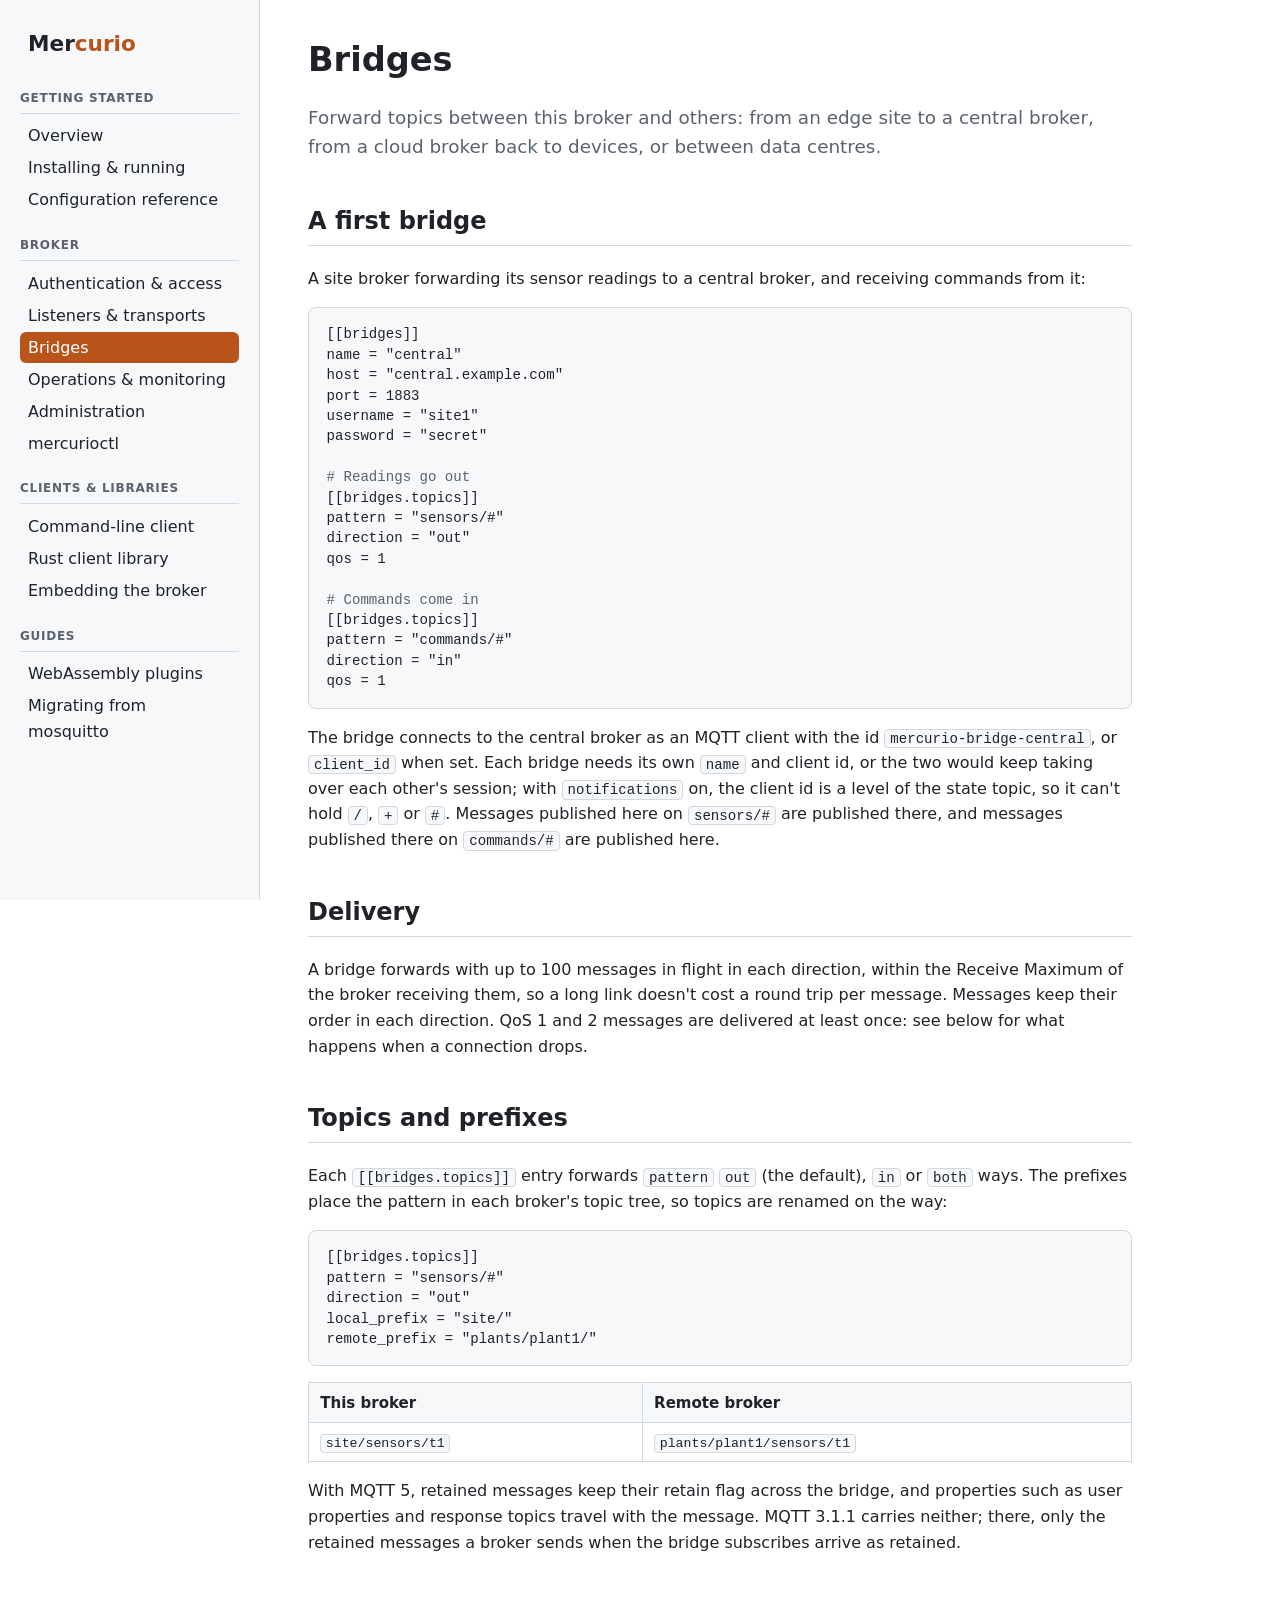
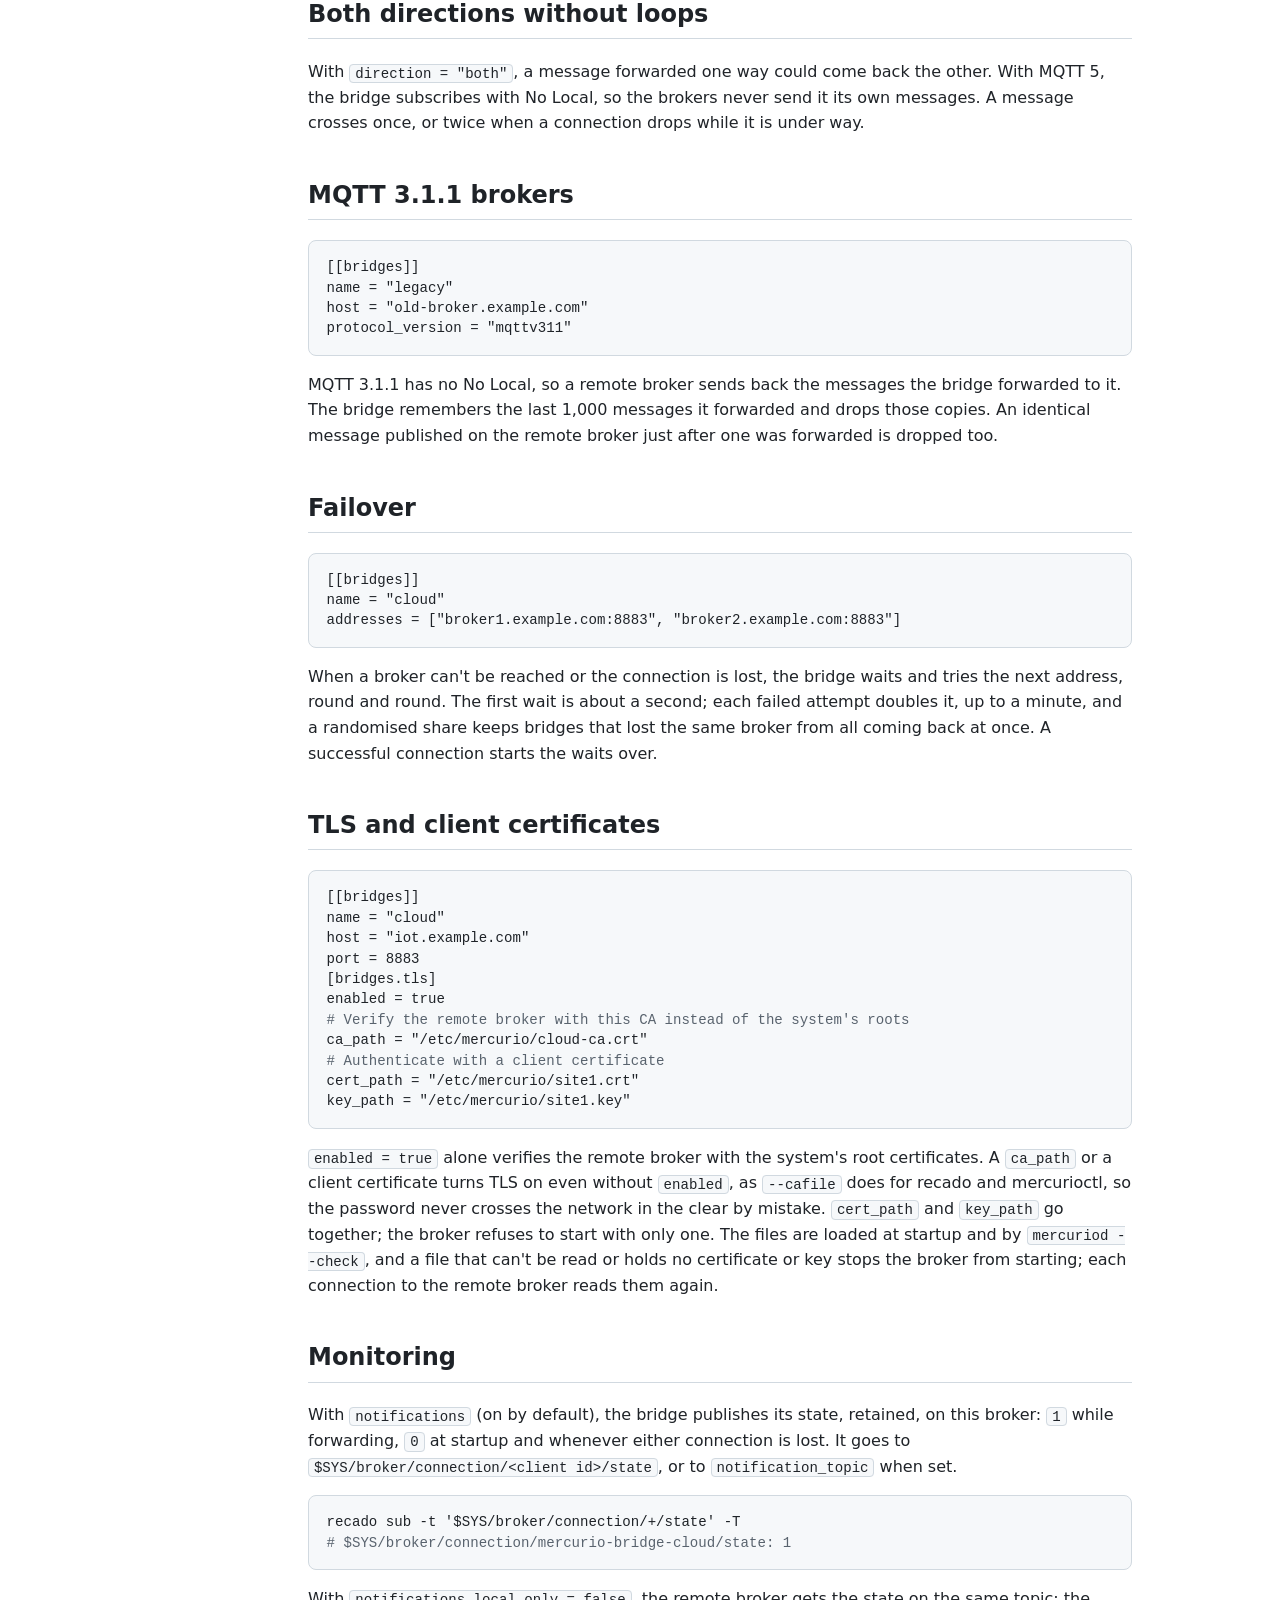
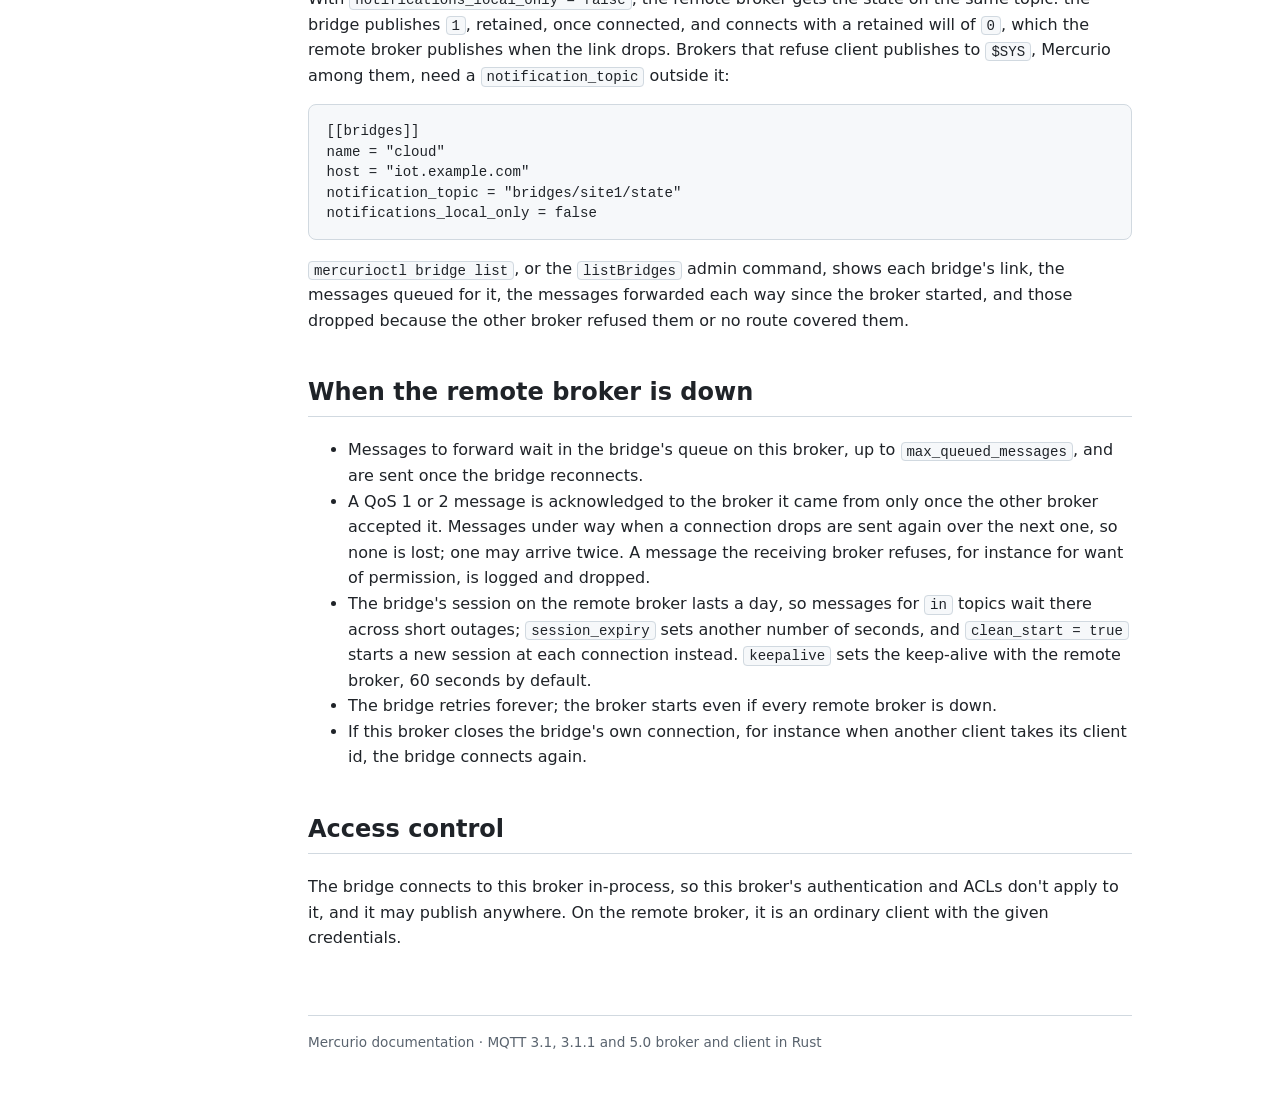
<file: docs/bridges.html>
<!DOCTYPE html>
<html lang="en">
<head>
<meta charset="utf-8">
<meta name="viewport" content="width=device-width, initial-scale=1">
<title>Bridges · Mercurio</title>
<link rel="stylesheet" href="style.css">
</head>
<body>
<nav>
<a class="brand" href="index.html">Mer<span>curio</span></a>
<h2>Getting started</h2>
<ul>
<li><a href="index.html">Overview</a></li>
<li><a href="install.html">Installing &amp; running</a></li>
<li><a href="configuration.html">Configuration reference</a></li>
</ul>
<h2>Broker</h2>
<ul>
<li><a href="security.html">Authentication &amp; access</a></li>
<li><a href="listeners.html">Listeners &amp; transports</a></li>
<li><a href="bridges.html" aria-current="page">Bridges</a></li>
<li><a href="operations.html">Operations &amp; monitoring</a></li>
<li><a href="admin.html">Administration</a></li>
<li><a href="mercurioctl.html">mercurioctl</a></li>
</ul>
<h2>Clients &amp; libraries</h2>
<ul>
<li><a href="cli.html">Command-line client</a></li>
<li><a href="client.html">Rust client library</a></li>
<li><a href="embedding.html">Embedding the broker</a></li>
</ul>
<h2>Guides</h2>
<ul>
<li><a href="plugins.html">WebAssembly plugins</a></li>
<li><a href="migrating.html">Migrating from mosquitto</a></li>
</ul>
</nav>
<main>
<h1>Bridges</h1>
<p class="lead">Forward topics between this broker and others: from an edge site to a central broker, from a cloud broker back to devices, or between data centres.</p>

<h2>A first bridge</h2>
<p>A site broker forwarding its sensor readings to a central broker, and receiving commands from it:</p>
<pre>[[bridges]]
name = "central"
host = "central.example.com"
port = 1883
username = "site1"
password = "secret"

<span class="comment"># Readings go out</span>
[[bridges.topics]]
pattern = "sensors/#"
direction = "out"
qos = 1

<span class="comment"># Commands come in</span>
[[bridges.topics]]
pattern = "commands/#"
direction = "in"
qos = 1</pre>
<p>The bridge connects to the central broker as an MQTT client with the id <code>mercurio-bridge-central</code>, or <code>client_id</code> when set. Each bridge needs its own <code>name</code> and client id, or the two would keep taking over each other's session; with <code>notifications</code> on, the client id is a level of the state topic, so it can't hold <code>/</code>, <code>+</code> or <code>#</code>. Messages published here on <code>sensors/#</code> are published there, and messages published there on <code>commands/#</code> are published here.</p>

<h2>Delivery</h2>
<p>A bridge forwards with up to 100 messages in flight in each direction, within the Receive Maximum of the broker receiving them, so a long link doesn't cost a round trip per message. Messages keep their order in each direction. QoS 1 and 2 messages are delivered at least once: see below for what happens when a connection drops.</p>

<h2>Topics and prefixes</h2>
<p>Each <code>[[bridges.topics]]</code> entry forwards <code>pattern</code> <code>out</code> (the default), <code>in</code> or <code>both</code> ways. The prefixes place the pattern in each broker's topic tree, so topics are renamed on the way:</p>
<pre>[[bridges.topics]]
pattern = "sensors/#"
direction = "out"
local_prefix = "site/"
remote_prefix = "plants/plant1/"</pre>
<table>
<tr><th>This broker</th><th>Remote broker</th></tr>
<tr><td><code>site/sensors/t1</code></td><td><code>plants/plant1/sensors/t1</code></td></tr>
</table>
<p>With MQTT 5, retained messages keep their retain flag across the bridge, and properties such as user properties and response topics travel with the message. MQTT 3.1.1 carries neither; there, only the retained messages a broker sends when the bridge subscribes arrive as retained.</p>

<h2>Both directions without loops</h2>
<p>With <code>direction = "both"</code>, a message forwarded one way could come back the other. With MQTT 5, the bridge subscribes with No Local, so the brokers never send it its own messages. A message crosses once, or twice when a connection drops while it is under way.</p>

<h2>MQTT 3.1.1 brokers</h2>
<pre>[[bridges]]
name = "legacy"
host = "old-broker.example.com"
protocol_version = "mqttv311"</pre>
<p>MQTT 3.1.1 has no No Local, so a remote broker sends back the messages the bridge forwarded to it. The bridge remembers the last 1,000 messages it forwarded and drops those copies. An identical message published on the remote broker just after one was forwarded is dropped too.</p>

<h2>Failover</h2>
<pre>[[bridges]]
name = "cloud"
addresses = ["broker1.example.com:8883", "broker2.example.com:8883"]</pre>
<p>When a broker can't be reached or the connection is lost, the bridge waits and tries the next address, round and round. The first wait is about a second; each failed attempt doubles it, up to a minute, and a randomised share keeps bridges that lost the same broker from all coming back at once. A successful connection starts the waits over.</p>

<h2>TLS and client certificates</h2>
<pre>[[bridges]]
name = "cloud"
host = "iot.example.com"
port = 8883
[bridges.tls]
enabled = true
<span class="comment"># Verify the remote broker with this CA instead of the system's roots</span>
ca_path = "/etc/mercurio/cloud-ca.crt"
<span class="comment"># Authenticate with a client certificate</span>
cert_path = "/etc/mercurio/site1.crt"
key_path = "/etc/mercurio/site1.key"</pre>
<p><code>enabled = true</code> alone verifies the remote broker with the system's root certificates. A <code>ca_path</code> or a client certificate turns TLS on even without <code>enabled</code>, as <code>--cafile</code> does for recado and mercurioctl, so the password never crosses the network in the clear by mistake. <code>cert_path</code> and <code>key_path</code> go together; the broker refuses to start with only one. The files are loaded at startup and by <code>mercuriod --check</code>, and a file that can't be read or holds no certificate or key stops the broker from starting; each connection to the remote broker reads them again.</p>

<h2>Monitoring</h2>
<p>With <code>notifications</code> (on by default), the bridge publishes its state, retained, on this broker: <code>1</code> while forwarding, <code>0</code> at startup and whenever either connection is lost. It goes to <code>$SYS/broker/connection/&lt;client id&gt;/state</code>, or to <code>notification_topic</code> when set.</p>
<pre>recado sub -t '$SYS/broker/connection/+/state' -T
<span class="comment"># $SYS/broker/connection/mercurio-bridge-cloud/state: 1</span></pre>
<p>With <code>notifications_local_only = false</code>, the remote broker gets the state on the same topic: the bridge publishes <code>1</code>, retained, once connected, and connects with a retained will of <code>0</code>, which the remote broker publishes when the link drops. Brokers that refuse client publishes to <code>$SYS</code>, Mercurio among them, need a <code>notification_topic</code> outside it:</p>
<pre>[[bridges]]
name = "cloud"
host = "iot.example.com"
notification_topic = "bridges/site1/state"
notifications_local_only = false</pre>
<p><code>mercurioctl bridge list</code>, or the <code>listBridges</code> admin command, shows each bridge's link, the messages queued for it, the messages forwarded each way since the broker started, and those dropped because the other broker refused them or no route covered them.</p>

<h2>When the remote broker is down</h2>
<ul>
<li>Messages to forward wait in the bridge's queue on this broker, up to <code>max_queued_messages</code>, and are sent once the bridge reconnects.</li>
<li>A QoS 1 or 2 message is acknowledged to the broker it came from only once the other broker accepted it. Messages under way when a connection drops are sent again over the next one, so none is lost; one may arrive twice. A message the receiving broker refuses, for instance for want of permission, is logged and dropped.</li>
<li>The bridge's session on the remote broker lasts a day, so messages for <code>in</code> topics wait there across short outages; <code>session_expiry</code> sets another number of seconds, and <code>clean_start = true</code> starts a new session at each connection instead. <code>keepalive</code> sets the keep-alive with the remote broker, 60 seconds by default.</li>
<li>The bridge retries forever; the broker starts even if every remote broker is down.</li>
<li>If this broker closes the bridge's own connection, for instance when another client takes its client id, the bridge connects again.</li>
</ul>

<h2>Access control</h2>
<p>The bridge connects to this broker in-process, so this broker's authentication and ACLs don't apply to it, and it may publish anywhere. On the remote broker, it is an ordinary client with the given credentials.</p>
<footer>Mercurio documentation · MQTT 3.1, 3.1.1 and 5.0 broker and client in Rust</footer>
</main>
</body>
</html>
</file>
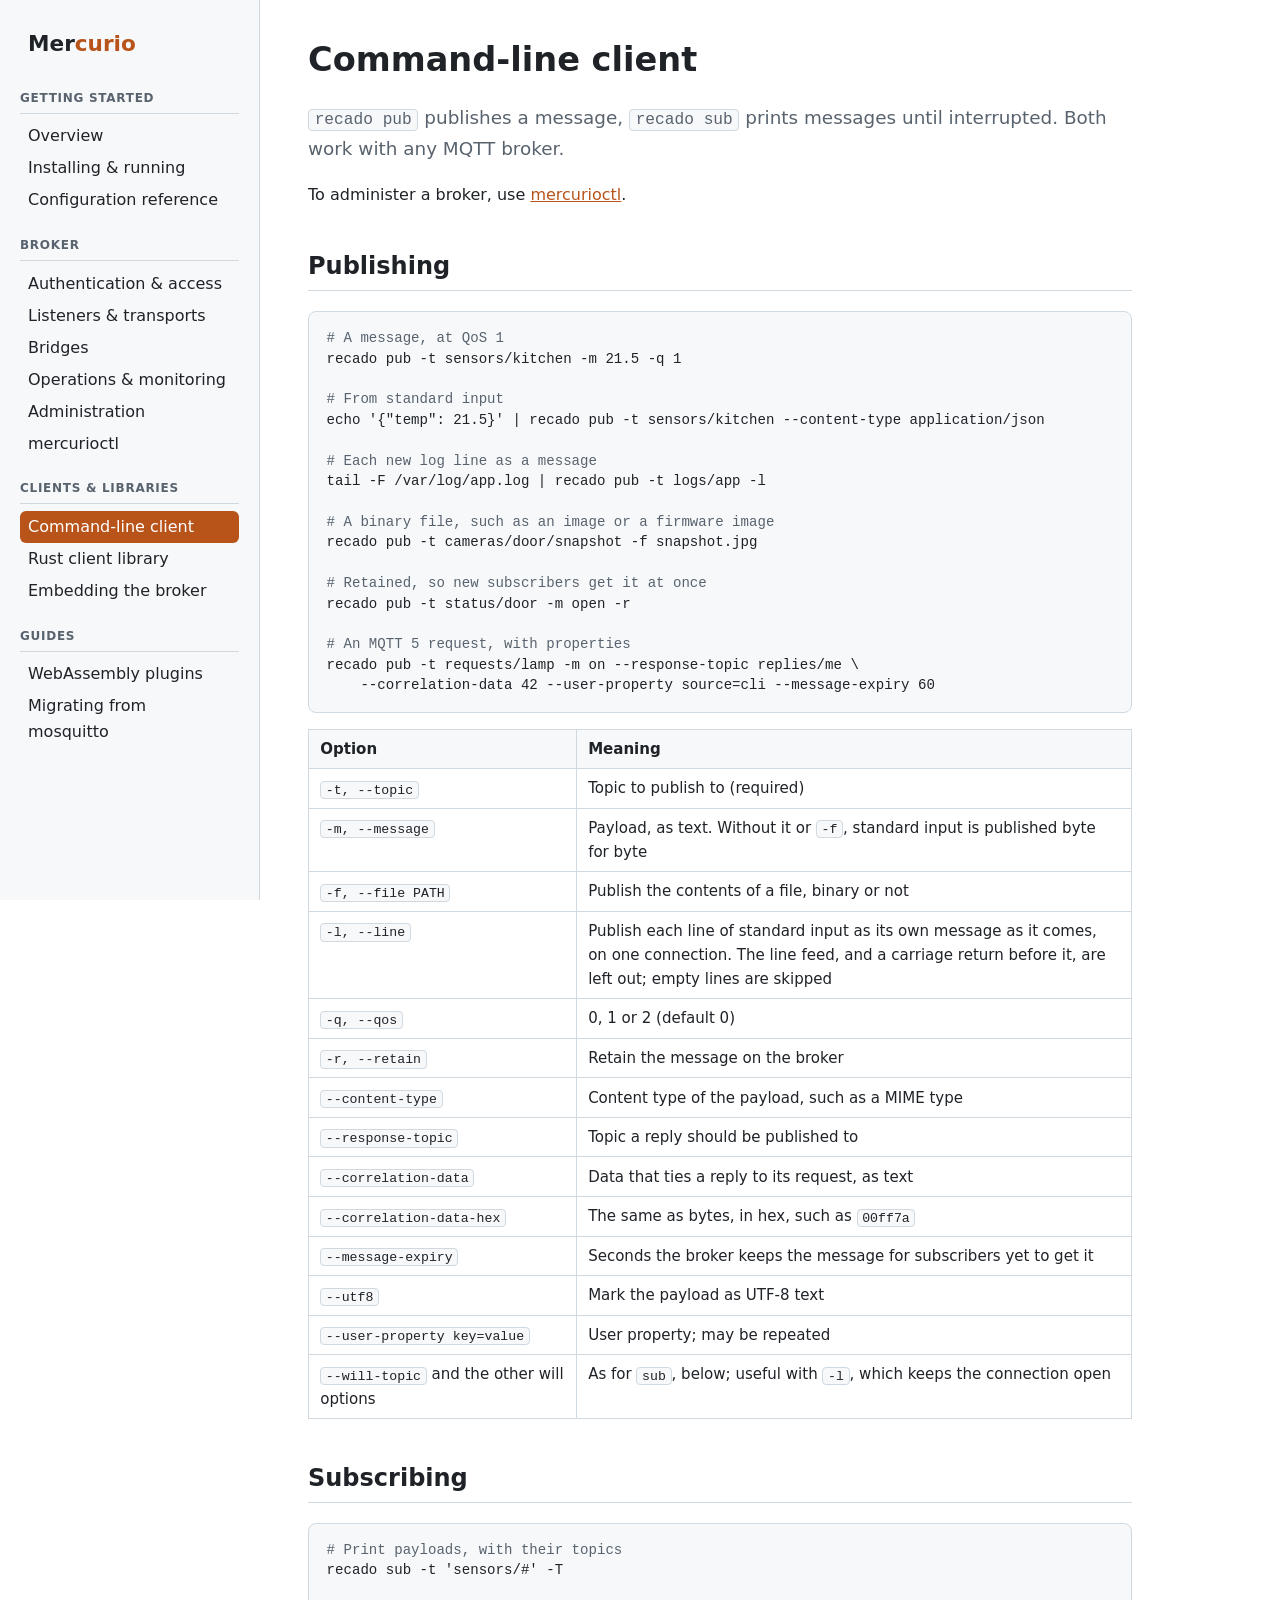
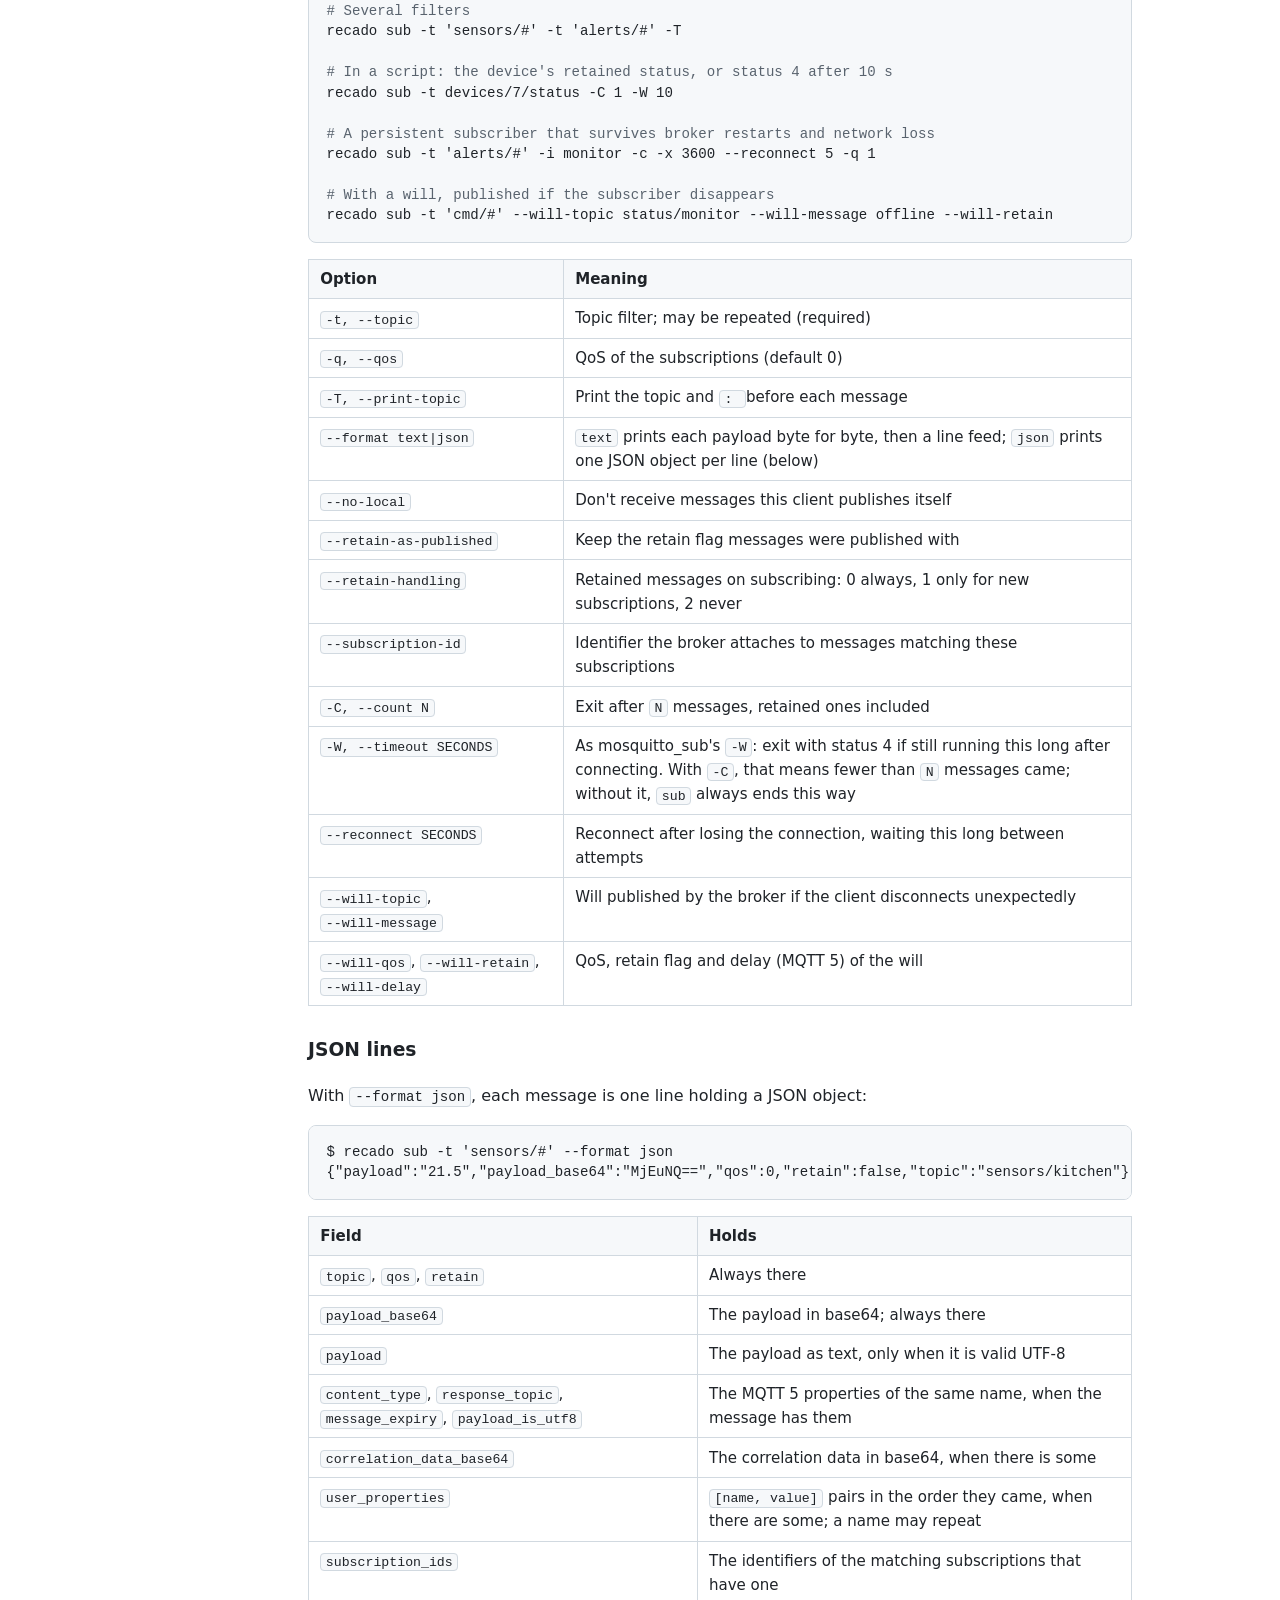
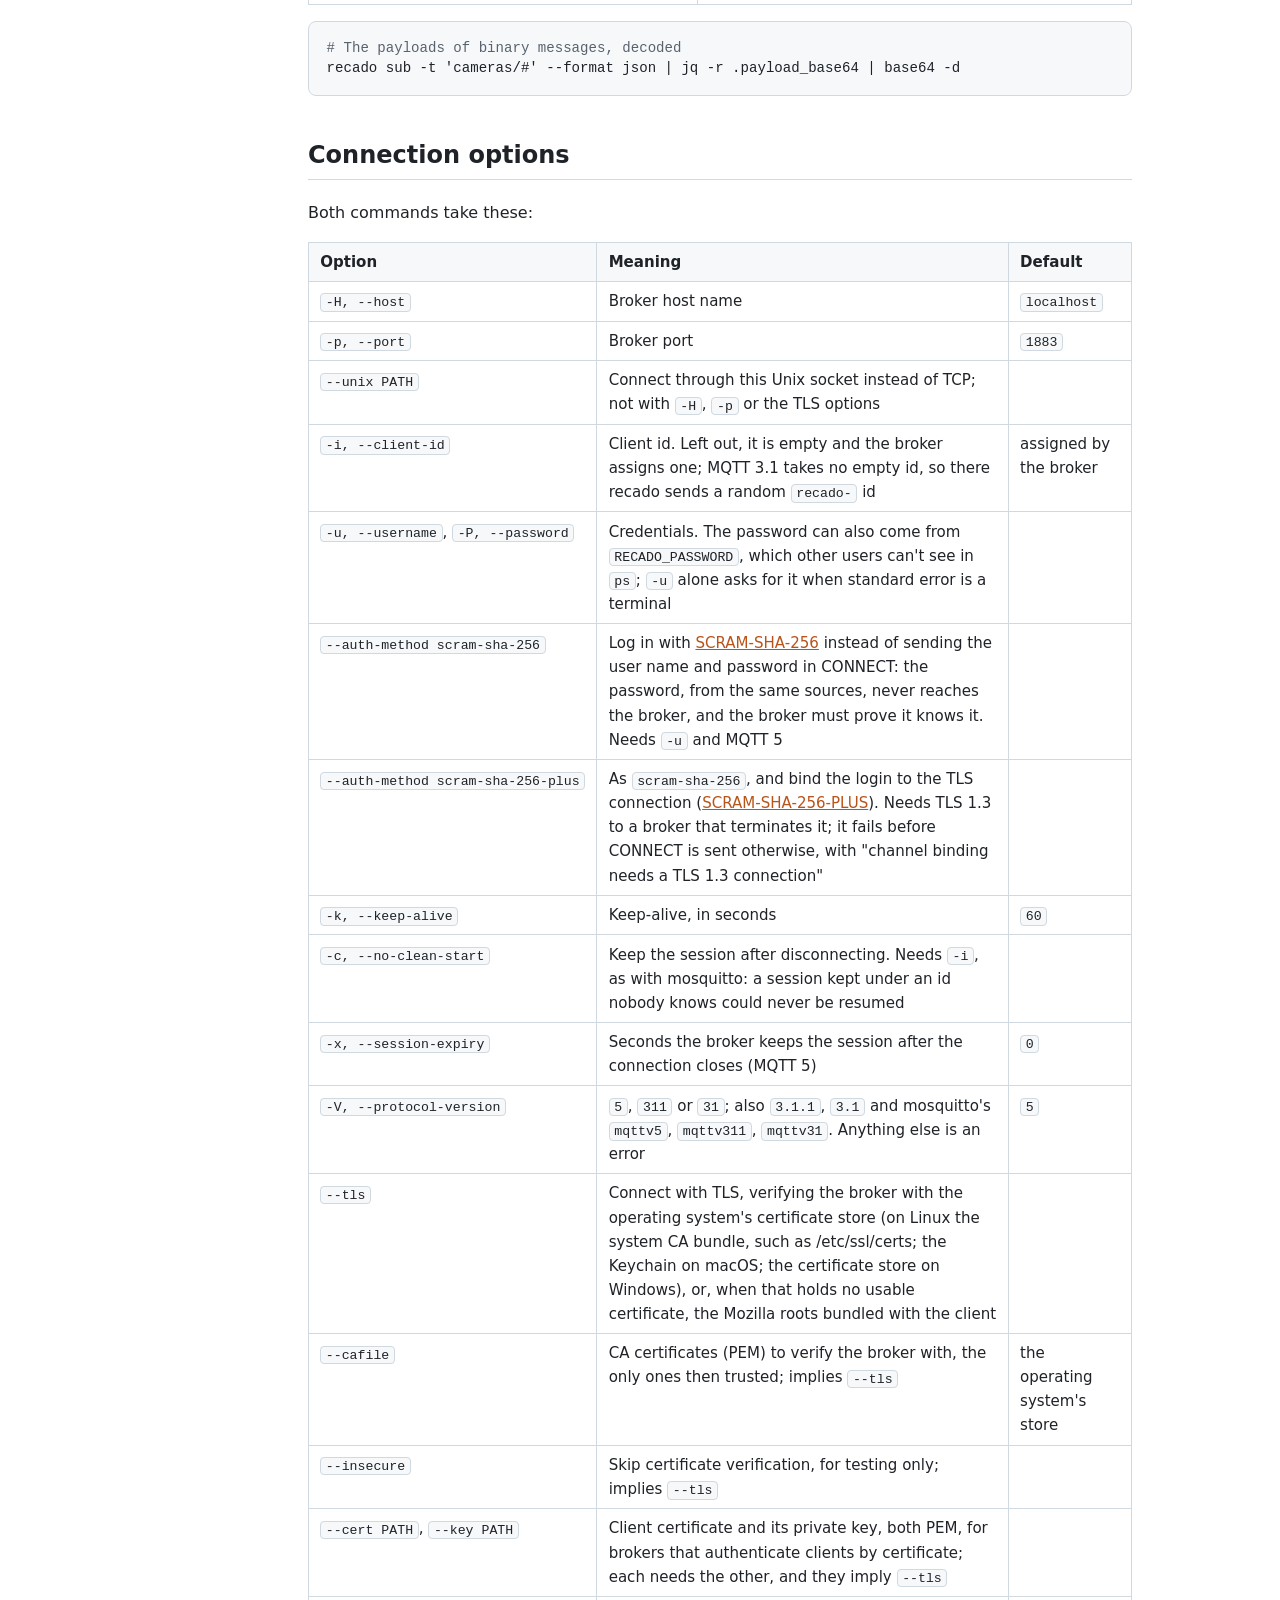
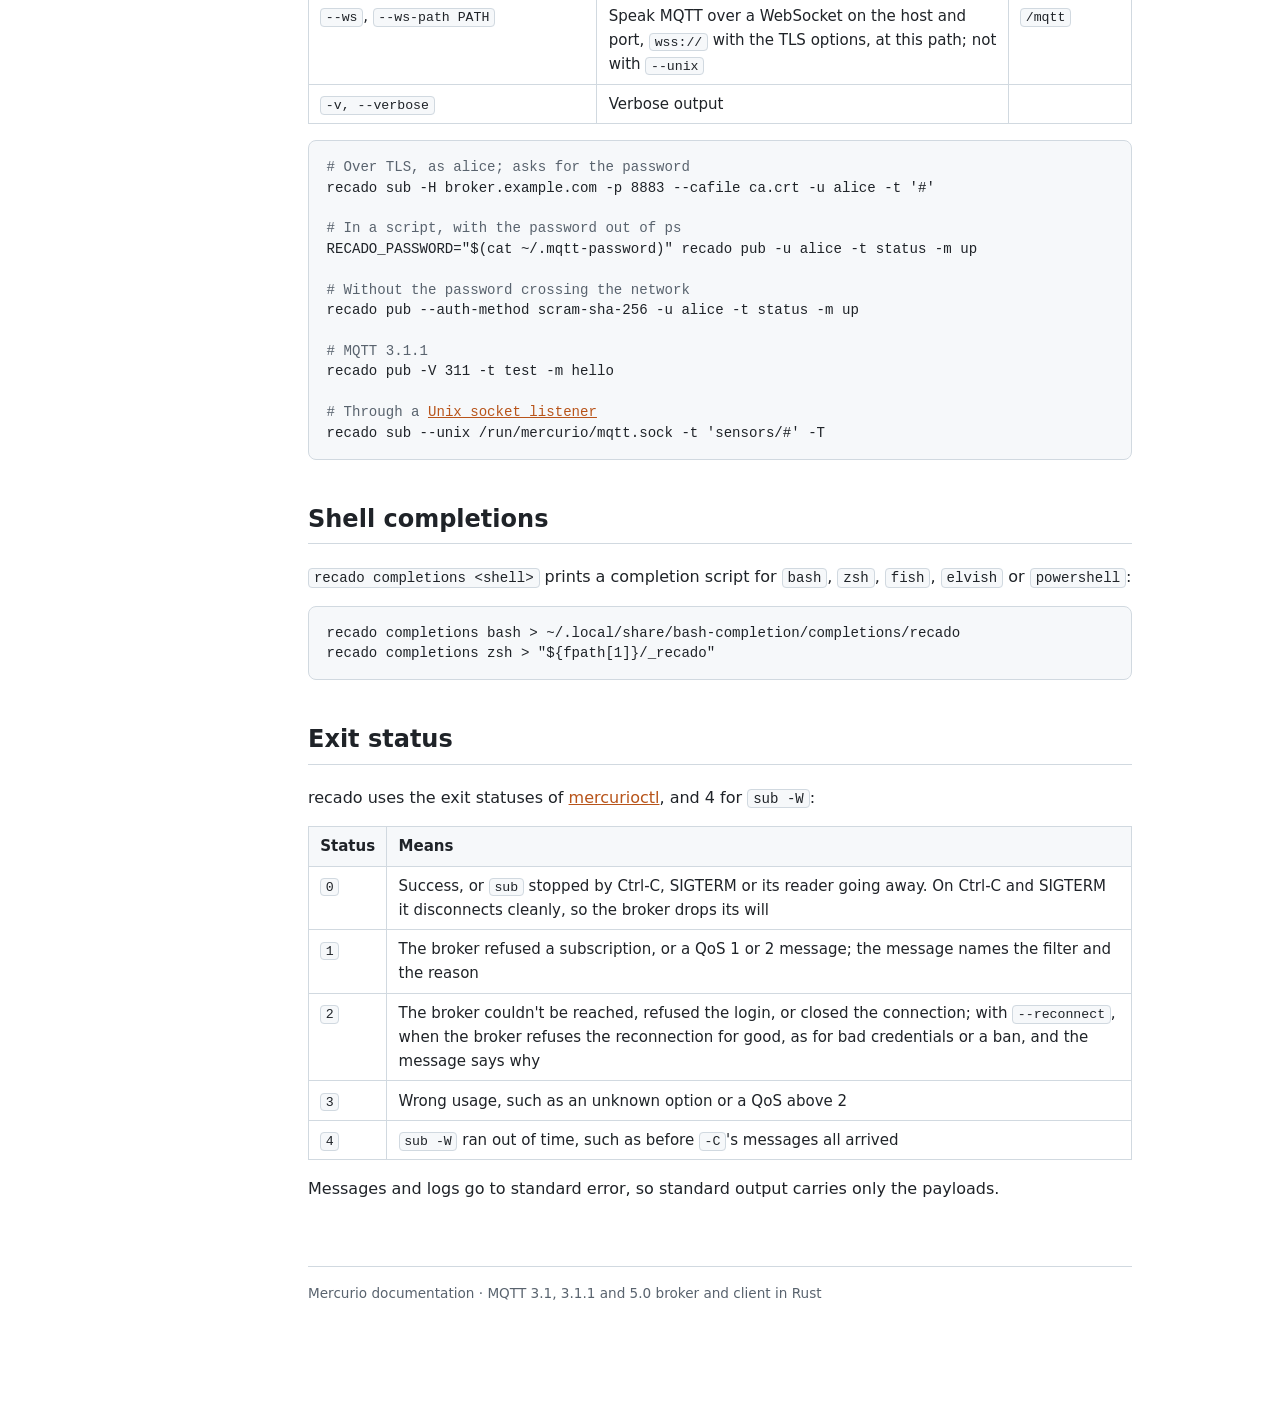
<file: docs/cli.html>
<!DOCTYPE html>
<html lang="en">
<head>
<meta charset="utf-8">
<meta name="viewport" content="width=device-width, initial-scale=1">
<title>Command-line client · Mercurio</title>
<link rel="stylesheet" href="style.css">
</head>
<body>
<nav>
<a class="brand" href="index.html">Mer<span>curio</span></a>
<h2>Getting started</h2>
<ul>
<li><a href="index.html">Overview</a></li>
<li><a href="install.html">Installing &amp; running</a></li>
<li><a href="configuration.html">Configuration reference</a></li>
</ul>
<h2>Broker</h2>
<ul>
<li><a href="security.html">Authentication &amp; access</a></li>
<li><a href="listeners.html">Listeners &amp; transports</a></li>
<li><a href="bridges.html">Bridges</a></li>
<li><a href="operations.html">Operations &amp; monitoring</a></li>
<li><a href="admin.html">Administration</a></li>
<li><a href="mercurioctl.html">mercurioctl</a></li>
</ul>
<h2>Clients &amp; libraries</h2>
<ul>
<li><a href="cli.html" aria-current="page">Command-line client</a></li>
<li><a href="client.html">Rust client library</a></li>
<li><a href="embedding.html">Embedding the broker</a></li>
</ul>
<h2>Guides</h2>
<ul>
<li><a href="plugins.html">WebAssembly plugins</a></li>
<li><a href="migrating.html">Migrating from mosquitto</a></li>
</ul>
</nav>
<main>
<h1>Command-line client</h1>
<p class="lead"><code>recado pub</code> publishes a message, <code>recado sub</code> prints messages until interrupted. Both work with any MQTT broker.</p>
<p>To administer a broker, use <a href="mercurioctl.html">mercurioctl</a>.</p>

<h2>Publishing</h2>
<pre><span class="comment"># A message, at QoS 1</span>
recado pub -t sensors/kitchen -m 21.5 -q 1

<span class="comment"># From standard input</span>
echo '{"temp": 21.5}' | recado pub -t sensors/kitchen --content-type application/json

<span class="comment"># Each new log line as a message</span>
tail -F /var/log/app.log | recado pub -t logs/app -l

<span class="comment"># A binary file, such as an image or a firmware image</span>
recado pub -t cameras/door/snapshot -f snapshot.jpg

<span class="comment"># Retained, so new subscribers get it at once</span>
recado pub -t status/door -m open -r

<span class="comment"># An MQTT 5 request, with properties</span>
recado pub -t requests/lamp -m on --response-topic replies/me \
    --correlation-data 42 --user-property source=cli --message-expiry 60</pre>
<table>
<tr><th>Option</th><th>Meaning</th></tr>
<tr><td><code>-t, --topic</code></td><td>Topic to publish to (required)</td></tr>
<tr><td><code>-m, --message</code></td><td>Payload, as text. Without it or <code>-f</code>, standard input is published byte for byte</td></tr>
<tr><td><code>-f, --file PATH</code></td><td>Publish the contents of a file, binary or not</td></tr>
<tr><td><code>-l, --line</code></td><td>Publish each line of standard input as its own message as it comes, on one connection. The line feed, and a carriage return before it, are left out; empty lines are skipped</td></tr>
<tr><td><code>-q, --qos</code></td><td>0, 1 or 2 (default 0)</td></tr>
<tr><td><code>-r, --retain</code></td><td>Retain the message on the broker</td></tr>
<tr><td><code>--content-type</code></td><td>Content type of the payload, such as a MIME type</td></tr>
<tr><td><code>--response-topic</code></td><td>Topic a reply should be published to</td></tr>
<tr><td><code>--correlation-data</code></td><td>Data that ties a reply to its request, as text</td></tr>
<tr><td><code>--correlation-data-hex</code></td><td>The same as bytes, in hex, such as <code>00ff7a</code></td></tr>
<tr><td><code>--message-expiry</code></td><td>Seconds the broker keeps the message for subscribers yet to get it</td></tr>
<tr><td><code>--utf8</code></td><td>Mark the payload as UTF-8 text</td></tr>
<tr><td><code>--user-property key=value</code></td><td>User property; may be repeated</td></tr>
<tr><td><code>--will-topic</code> and the other will options</td><td>As for <code>sub</code>, below; useful with <code>-l</code>, which keeps the connection open</td></tr>
</table>

<h2>Subscribing</h2>
<pre><span class="comment"># Print payloads, with their topics</span>
recado sub -t 'sensors/#' -T

<span class="comment"># Several filters</span>
recado sub -t 'sensors/#' -t 'alerts/#' -T

<span class="comment"># In a script: the device's retained status, or status 4 after 10 s</span>
recado sub -t devices/7/status -C 1 -W 10

<span class="comment"># A persistent subscriber that survives broker restarts and network loss</span>
recado sub -t 'alerts/#' -i monitor -c -x 3600 --reconnect 5 -q 1

<span class="comment"># With a will, published if the subscriber disappears</span>
recado sub -t 'cmd/#' --will-topic status/monitor --will-message offline --will-retain</pre>
<table>
<tr><th>Option</th><th>Meaning</th></tr>
<tr><td><code>-t, --topic</code></td><td>Topic filter; may be repeated (required)</td></tr>
<tr><td><code>-q, --qos</code></td><td>QoS of the subscriptions (default 0)</td></tr>
<tr><td><code>-T, --print-topic</code></td><td>Print the topic and <code>: </code> before each message</td></tr>
<tr><td><code>--format text|json</code></td><td><code>text</code> prints each payload byte for byte, then a line feed; <code>json</code> prints one JSON object per line (below)</td></tr>
<tr><td><code>--no-local</code></td><td>Don't receive messages this client publishes itself</td></tr>
<tr><td><code>--retain-as-published</code></td><td>Keep the retain flag messages were published with</td></tr>
<tr><td><code>--retain-handling</code></td><td>Retained messages on subscribing: 0 always, 1 only for new subscriptions, 2 never</td></tr>
<tr><td><code>--subscription-id</code></td><td>Identifier the broker attaches to messages matching these subscriptions</td></tr>
<tr><td><code>-C, --count N</code></td><td>Exit after <code>N</code> messages, retained ones included</td></tr>
<tr><td><code>-W, --timeout SECONDS</code></td><td>As mosquitto_sub's <code>-W</code>: exit with status 4 if still running this long after connecting. With <code>-C</code>, that means fewer than <code>N</code> messages came; without it, <code>sub</code> always ends this way</td></tr>
<tr><td><code>--reconnect SECONDS</code></td><td>Reconnect after losing the connection, waiting this long between attempts</td></tr>
<tr><td><code>--will-topic</code>, <code>--will-message</code></td><td>Will published by the broker if the client disconnects unexpectedly</td></tr>
<tr><td><code>--will-qos</code>, <code>--will-retain</code>, <code>--will-delay</code></td><td>QoS, retain flag and delay (MQTT 5) of the will</td></tr>
</table>

<h3 id="json">JSON lines</h3>
<p>With <code>--format json</code>, each message is one line holding a JSON object:</p>
<pre>$ recado sub -t 'sensors/#' --format json
{"payload":"21.5","payload_base64":"MjEuNQ==","qos":0,"retain":false,"topic":"sensors/kitchen"}</pre>
<table>
<tr><th>Field</th><th>Holds</th></tr>
<tr><td><code>topic</code>, <code>qos</code>, <code>retain</code></td><td>Always there</td></tr>
<tr><td><code>payload_base64</code></td><td>The payload in base64; always there</td></tr>
<tr><td><code>payload</code></td><td>The payload as text, only when it is valid UTF-8</td></tr>
<tr><td><code>content_type</code>, <code>response_topic</code>, <code>message_expiry</code>, <code>payload_is_utf8</code></td><td>The MQTT 5 properties of the same name, when the message has them</td></tr>
<tr><td><code>correlation_data_base64</code></td><td>The correlation data in base64, when there is some</td></tr>
<tr><td><code>user_properties</code></td><td><code>[name, value]</code> pairs in the order they came, when there are some; a name may repeat</td></tr>
<tr><td><code>subscription_ids</code></td><td>The identifiers of the matching subscriptions that have one</td></tr>
</table>
<pre><span class="comment"># The payloads of binary messages, decoded</span>
recado sub -t 'cameras/#' --format json | jq -r .payload_base64 | base64 -d</pre>

<h2>Connection options</h2>
<p>Both commands take these:</p>
<table>
<tr><th>Option</th><th>Meaning</th><th>Default</th></tr>
<tr><td><code>-H, --host</code></td><td>Broker host name</td><td><code>localhost</code></td></tr>
<tr><td><code>-p, --port</code></td><td>Broker port</td><td><code>1883</code></td></tr>
<tr><td><code>--unix PATH</code></td><td>Connect through this Unix socket instead of TCP; not with <code>-H</code>, <code>-p</code> or the TLS options</td><td></td></tr>
<tr><td><code>-i, --client-id</code></td><td>Client id. Left out, it is empty and the broker assigns one; MQTT 3.1 takes no empty id, so there recado sends a random <code>recado-</code> id</td><td>assigned by the broker</td></tr>
<tr><td><code>-u, --username</code>, <code>-P, --password</code></td><td>Credentials. The password can also come from <code>RECADO_PASSWORD</code>, which other users can't see in <code>ps</code>; <code>-u</code> alone asks for it when standard error is a terminal</td><td></td></tr>
<tr><td><code>--auth-method scram-sha-256</code></td><td>Log in with <a href="security.html#scram">SCRAM-SHA-256</a> instead of sending the user name and password in CONNECT: the password, from the same sources, never reaches the broker, and the broker must prove it knows it. Needs <code>-u</code> and MQTT 5</td><td></td></tr>
<tr><td><code>--auth-method scram-sha-256-plus</code></td><td>As <code>scram-sha-256</code>, and bind the login to the TLS connection (<a href="security.html#scram-plus">SCRAM-SHA-256-PLUS</a>). Needs TLS 1.3 to a broker that terminates it; it fails before CONNECT is sent otherwise, with "channel binding needs a TLS 1.3 connection"</td><td></td></tr>
<tr><td><code>-k, --keep-alive</code></td><td>Keep-alive, in seconds</td><td><code>60</code></td></tr>
<tr><td><code>-c, --no-clean-start</code></td><td>Keep the session after disconnecting. Needs <code>-i</code>, as with mosquitto: a session kept under an id nobody knows could never be resumed</td><td></td></tr>
<tr><td><code>-x, --session-expiry</code></td><td>Seconds the broker keeps the session after the connection closes (MQTT 5)</td><td><code>0</code></td></tr>
<tr><td><code>-V, --protocol-version</code></td><td><code>5</code>, <code>311</code> or <code>31</code>; also <code>3.1.1</code>, <code>3.1</code> and mosquitto's <code>mqttv5</code>, <code>mqttv311</code>, <code>mqttv31</code>. Anything else is an error</td><td><code>5</code></td></tr>
<tr><td><code>--tls</code></td><td>Connect with TLS, verifying the broker with the operating system's certificate store (on Linux the system CA bundle, such as /etc/ssl/certs; the Keychain on macOS; the certificate store on Windows), or, when that holds no usable certificate, the Mozilla roots bundled with the client</td><td></td></tr>
<tr><td><code>--cafile</code></td><td>CA certificates (PEM) to verify the broker with, the only ones then trusted; implies <code>--tls</code></td><td>the operating system's store</td></tr>
<tr><td><code>--insecure</code></td><td>Skip certificate verification, for testing only; implies <code>--tls</code></td><td></td></tr>
<tr><td><code>--cert PATH</code>, <code>--key PATH</code></td><td>Client certificate and its private key, both PEM, for brokers that authenticate clients by certificate; each needs the other, and they imply <code>--tls</code></td><td></td></tr>
<tr><td><code>--ws</code>, <code>--ws-path PATH</code></td><td>Speak MQTT over a WebSocket on the host and port, <code>wss://</code> with the TLS options, at this path; not with <code>--unix</code></td><td><code>/mqtt</code></td></tr>
<tr><td><code>-v, --verbose</code></td><td>Verbose output</td><td></td></tr>
</table>
<pre><span class="comment"># Over TLS, as alice; asks for the password</span>
recado sub -H broker.example.com -p 8883 --cafile ca.crt -u alice -t '#'

<span class="comment"># In a script, with the password out of ps</span>
RECADO_PASSWORD="$(cat ~/.mqtt-password)" recado pub -u alice -t status -m up

<span class="comment"># Without the password crossing the network</span>
recado pub --auth-method scram-sha-256 -u alice -t status -m up

<span class="comment"># MQTT 3.1.1</span>
recado pub -V 311 -t test -m hello

<span class="comment"># Through a <a href="listeners.html#unix">Unix socket listener</a></span>
recado sub --unix /run/mercurio/mqtt.sock -t 'sensors/#' -T</pre>

<h2 id="completions">Shell completions</h2>
<p><code>recado completions &lt;shell&gt;</code> prints a completion script for <code>bash</code>, <code>zsh</code>, <code>fish</code>, <code>elvish</code> or <code>powershell</code>:</p>
<pre>recado completions bash &gt; ~/.local/share/bash-completion/completions/recado
recado completions zsh &gt; "${fpath[1]}/_recado"</pre>

<h2 id="exit-status">Exit status</h2>
<p>recado uses the exit statuses of <a href="mercurioctl.html#exit-status">mercurioctl</a>, and 4 for <code>sub -W</code>:</p>
<table>
<tr><th>Status</th><th>Means</th></tr>
<tr><td><code>0</code></td><td>Success, or <code>sub</code> stopped by Ctrl-C, SIGTERM or its reader going away. On Ctrl-C and SIGTERM it disconnects cleanly, so the broker drops its will</td></tr>
<tr><td><code>1</code></td><td>The broker refused a subscription, or a QoS 1 or 2 message; the message names the filter and the reason</td></tr>
<tr><td><code>2</code></td><td>The broker couldn't be reached, refused the login, or closed the connection; with <code>--reconnect</code>, when the broker refuses the reconnection for good, as for bad credentials or a ban, and the message says why</td></tr>
<tr><td><code>3</code></td><td>Wrong usage, such as an unknown option or a QoS above 2</td></tr>
<tr><td><code>4</code></td><td><code>sub -W</code> ran out of time, such as before <code>-C</code>'s messages all arrived</td></tr>
</table>
<p>Messages and logs go to standard error, so standard output carries only the payloads.</p>
<footer>Mercurio documentation · MQTT 3.1, 3.1.1 and 5.0 broker and client in Rust</footer>
</main>
</body>
</html>
</file>
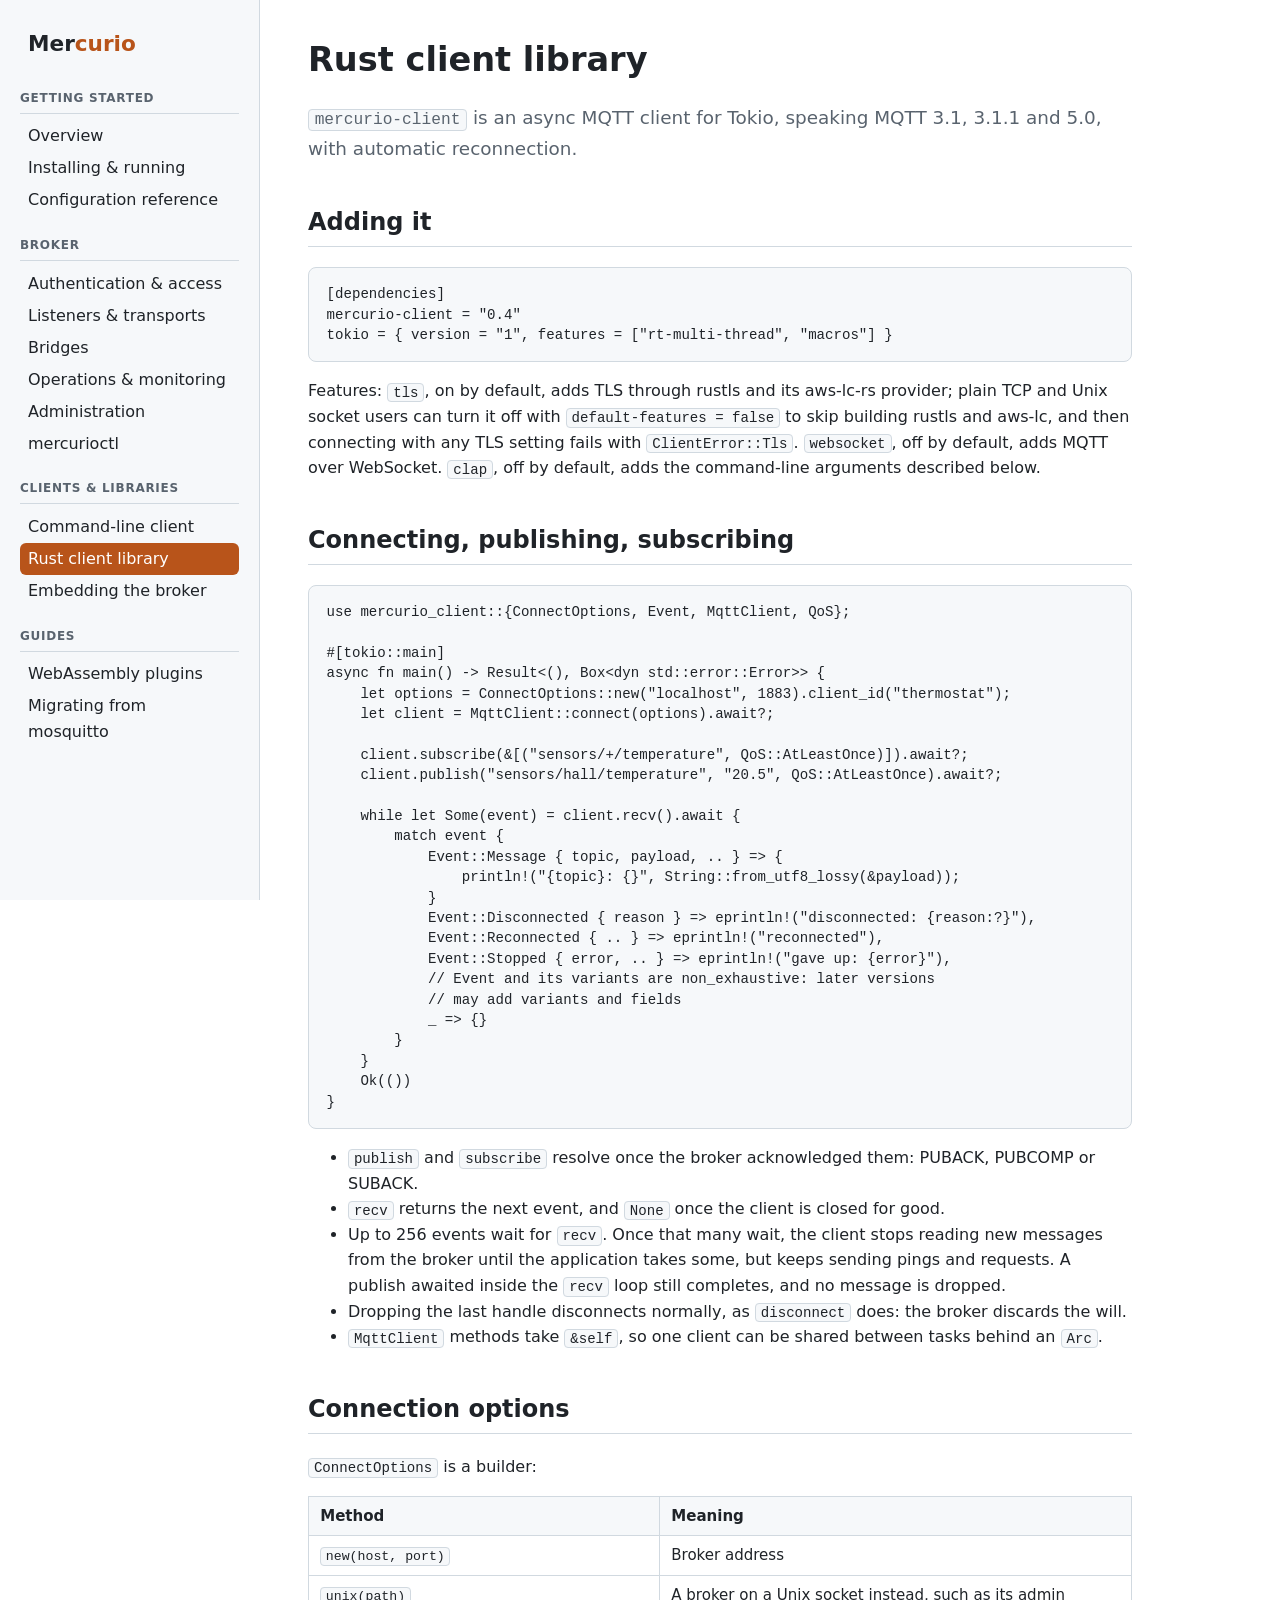
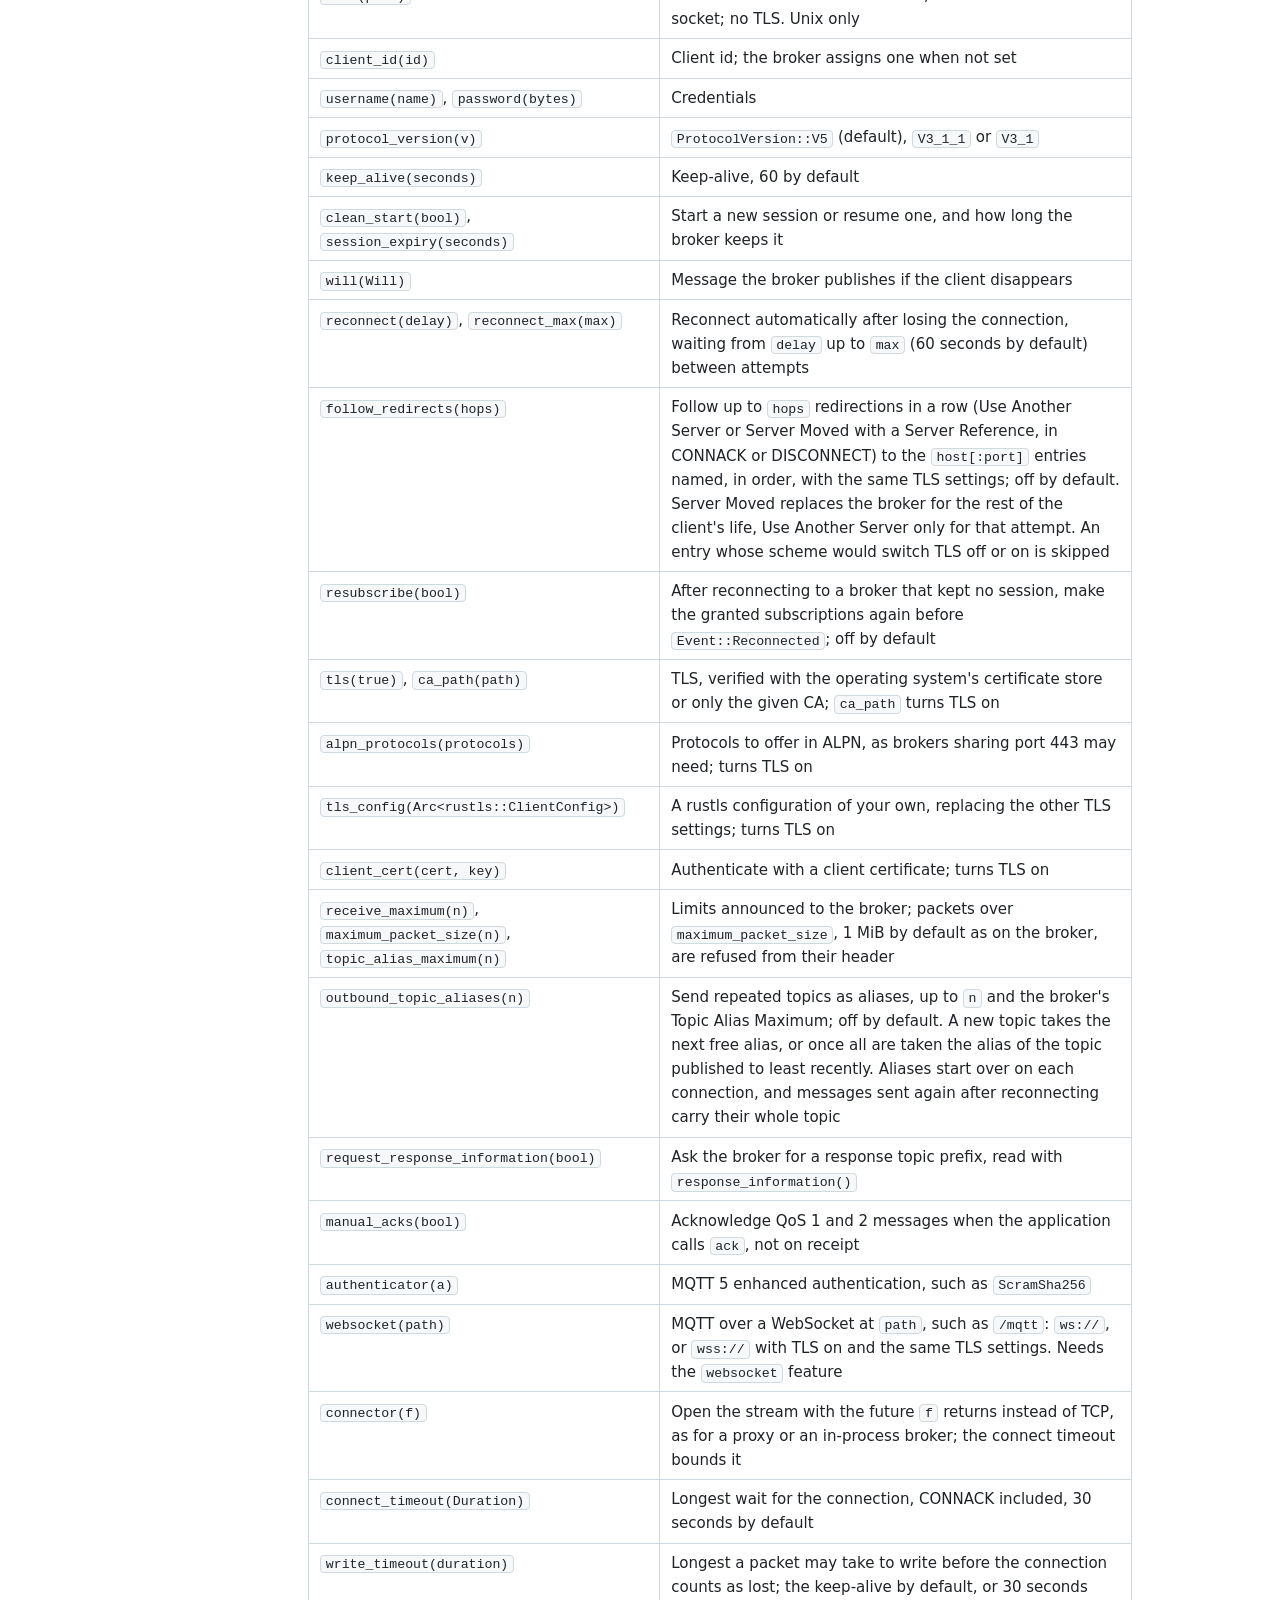
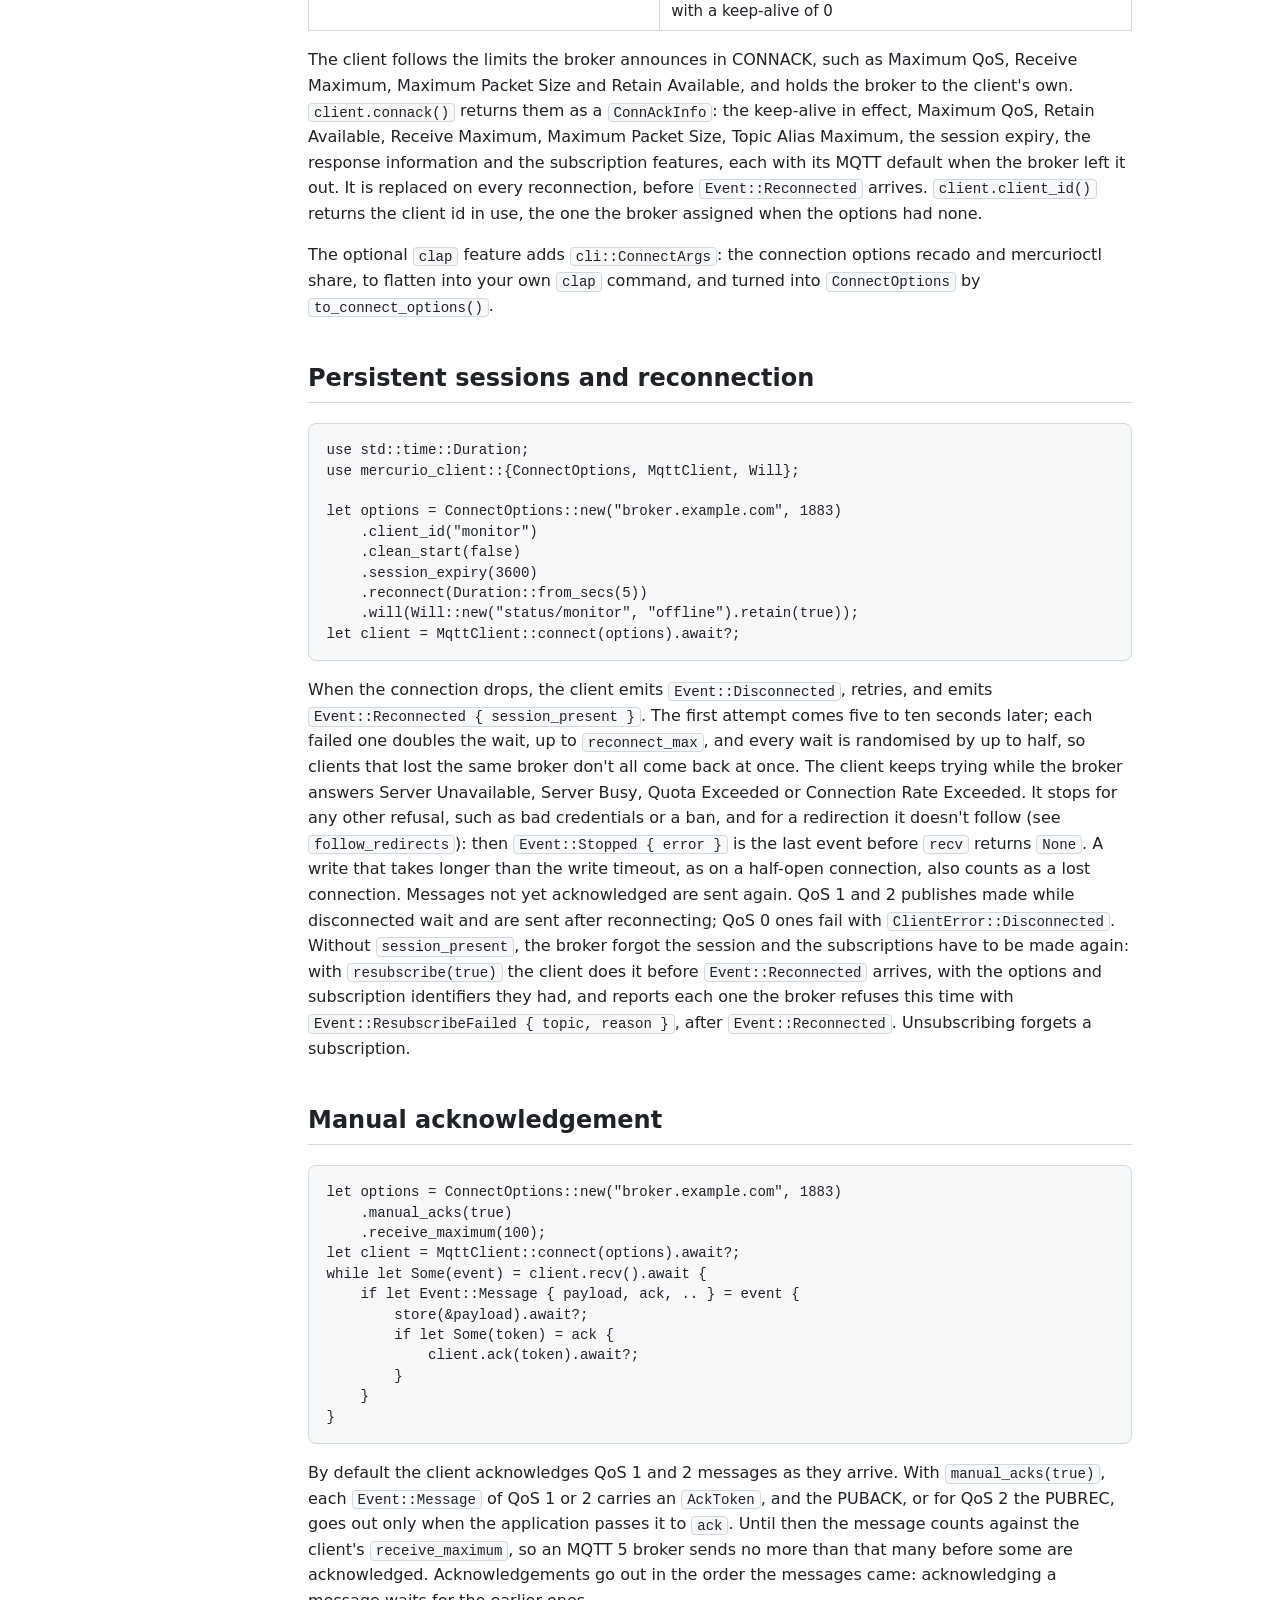
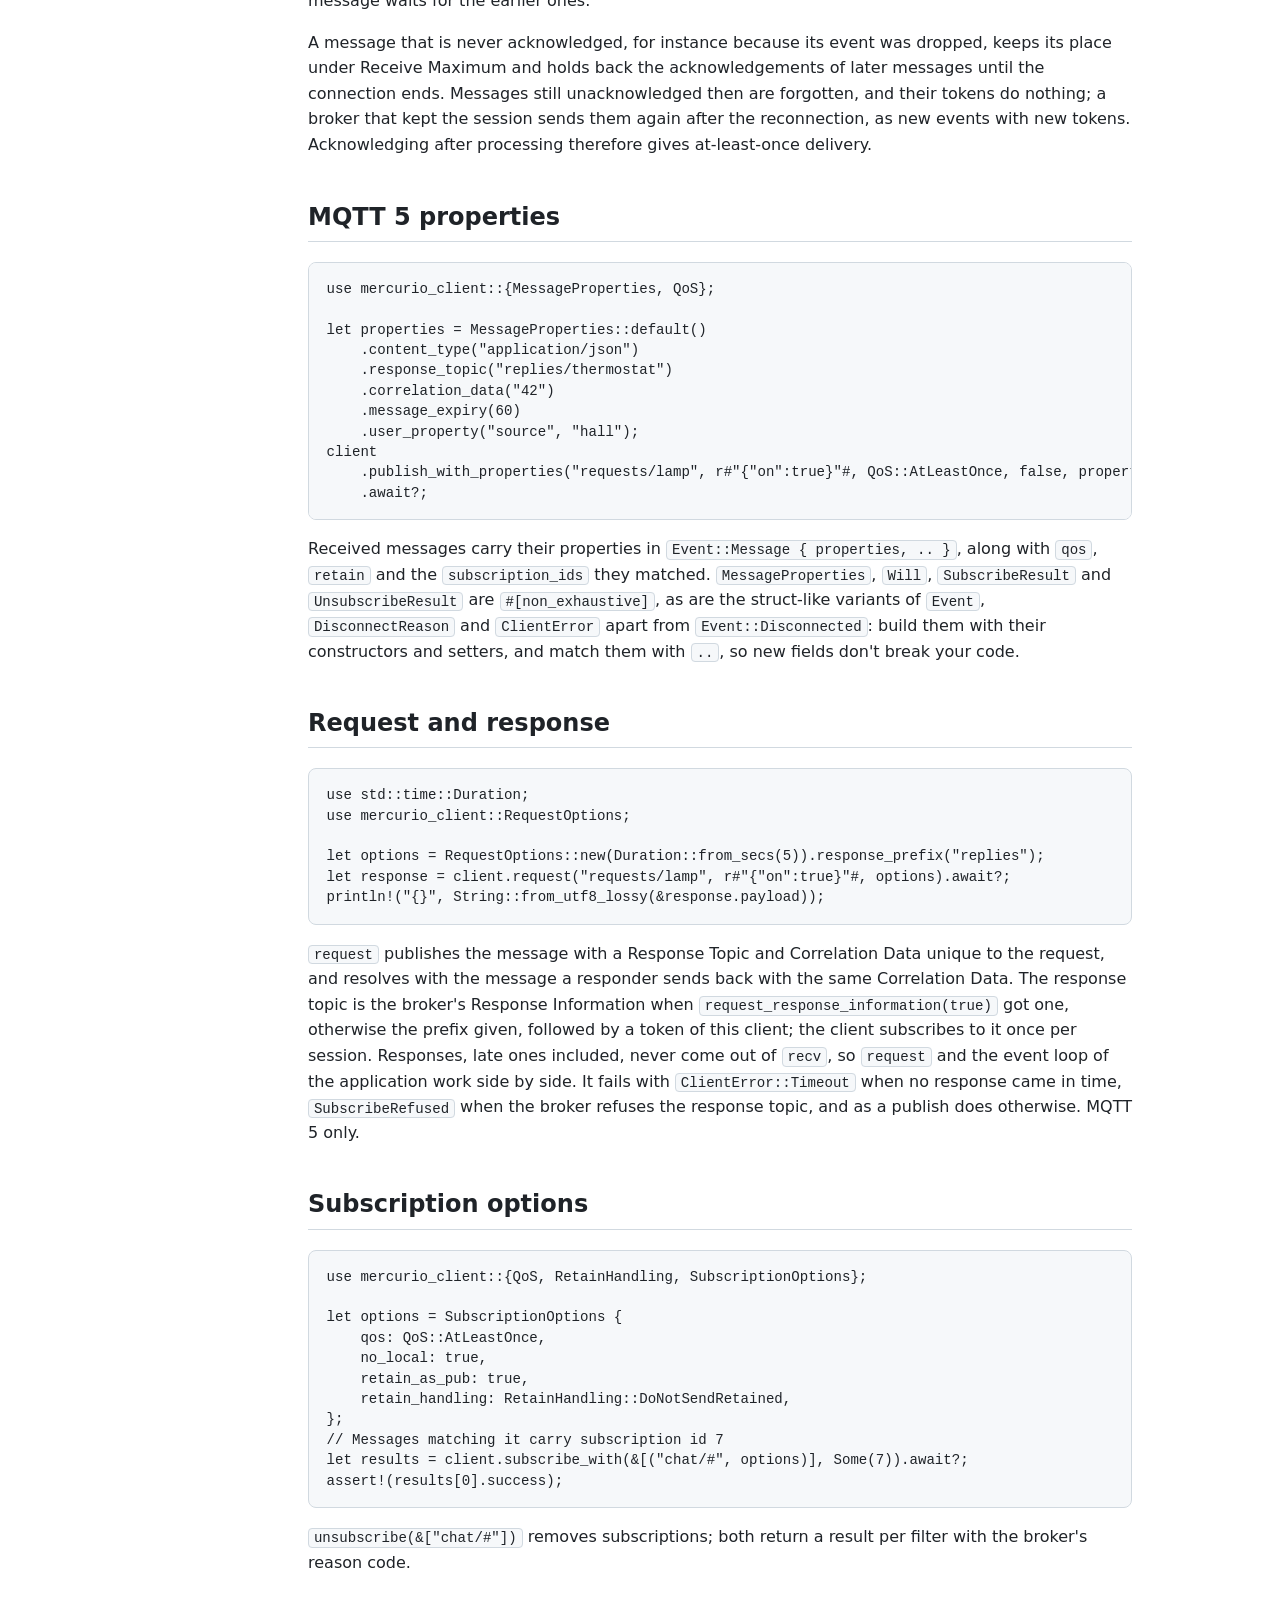
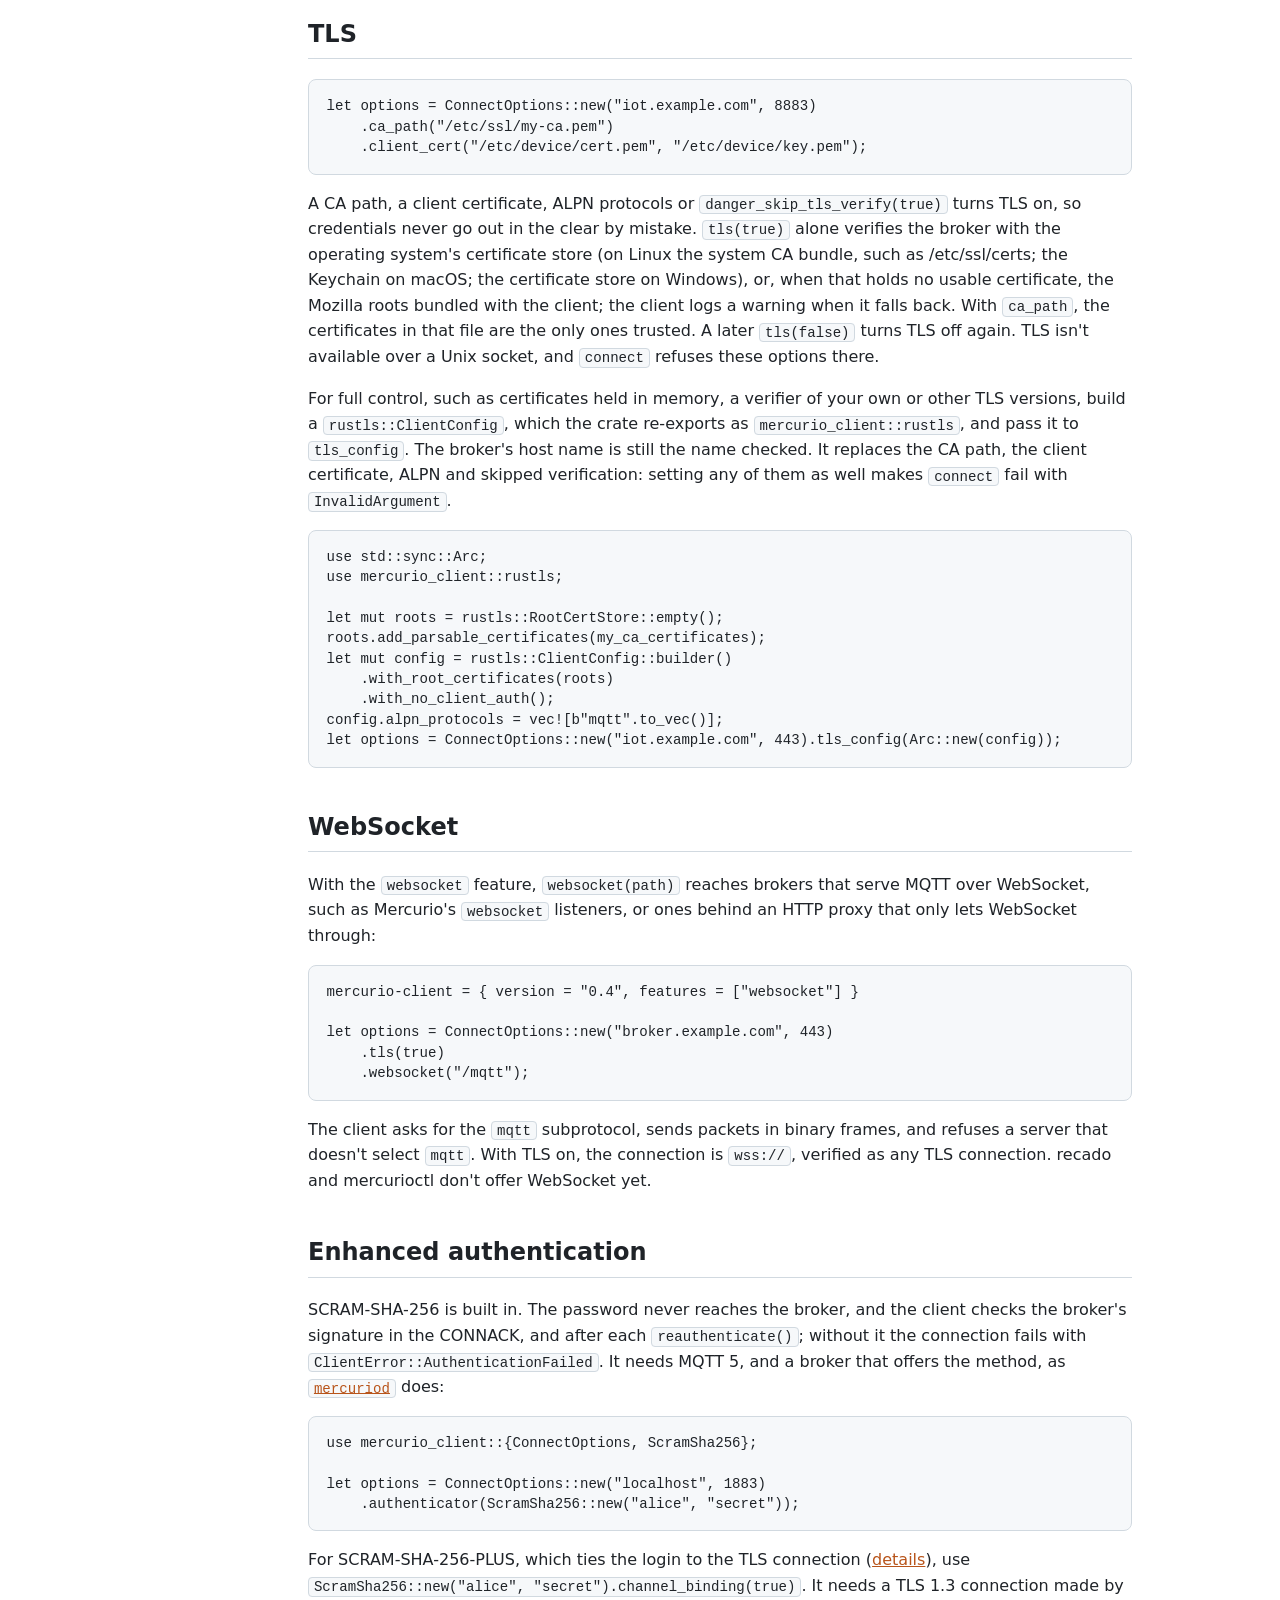
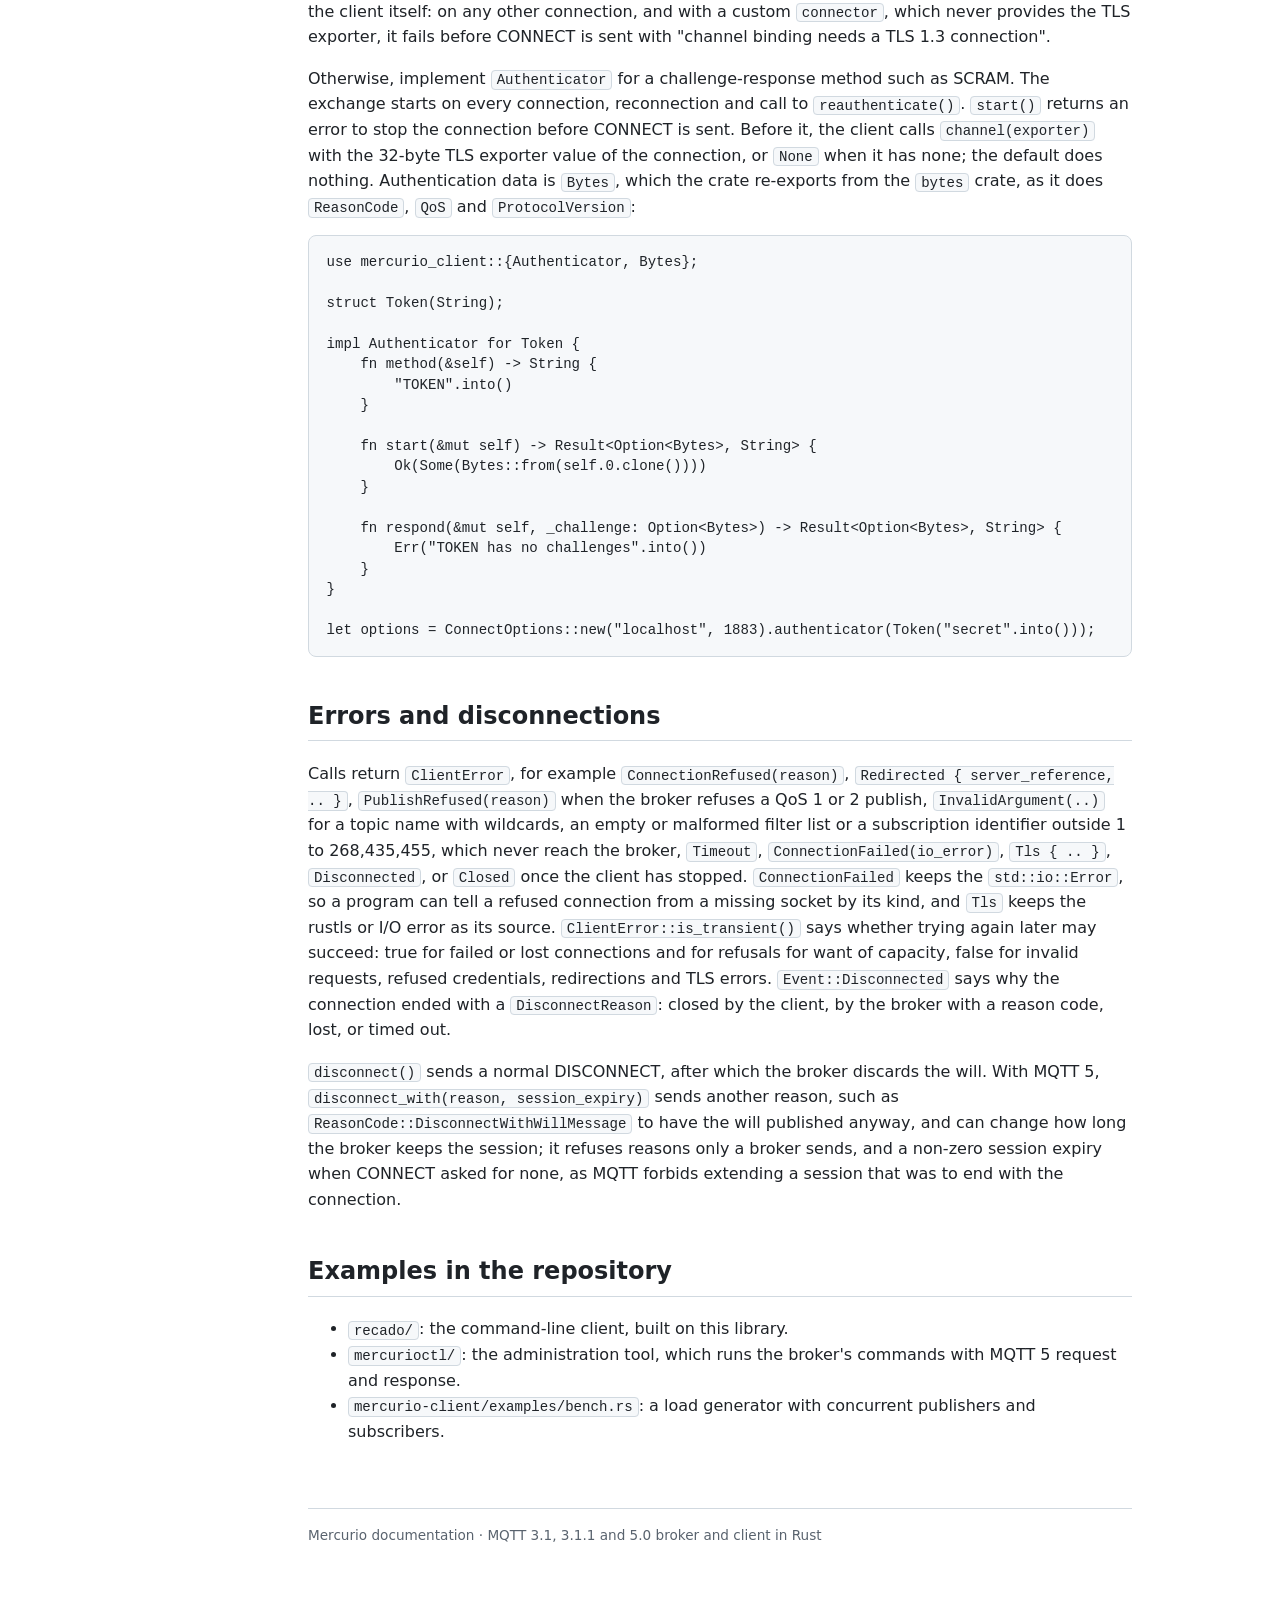
<file: docs/client.html>
<!DOCTYPE html>
<html lang="en">
<head>
<meta charset="utf-8">
<meta name="viewport" content="width=device-width, initial-scale=1">
<title>Rust client library · Mercurio</title>
<link rel="stylesheet" href="style.css">
</head>
<body>
<nav>
<a class="brand" href="index.html">Mer<span>curio</span></a>
<h2>Getting started</h2>
<ul>
<li><a href="index.html">Overview</a></li>
<li><a href="install.html">Installing &amp; running</a></li>
<li><a href="configuration.html">Configuration reference</a></li>
</ul>
<h2>Broker</h2>
<ul>
<li><a href="security.html">Authentication &amp; access</a></li>
<li><a href="listeners.html">Listeners &amp; transports</a></li>
<li><a href="bridges.html">Bridges</a></li>
<li><a href="operations.html">Operations &amp; monitoring</a></li>
<li><a href="admin.html">Administration</a></li>
<li><a href="mercurioctl.html">mercurioctl</a></li>
</ul>
<h2>Clients &amp; libraries</h2>
<ul>
<li><a href="cli.html">Command-line client</a></li>
<li><a href="client.html" aria-current="page">Rust client library</a></li>
<li><a href="embedding.html">Embedding the broker</a></li>
</ul>
<h2>Guides</h2>
<ul>
<li><a href="plugins.html">WebAssembly plugins</a></li>
<li><a href="migrating.html">Migrating from mosquitto</a></li>
</ul>
</nav>
<main>
<h1>Rust client library</h1>
<p class="lead"><code>mercurio-client</code> is an async MQTT client for Tokio, speaking MQTT 3.1, 3.1.1 and 5.0, with automatic reconnection.</p>

<h2>Adding it</h2>
<pre>[dependencies]
mercurio-client = "0.4"
tokio = { version = "1", features = ["rt-multi-thread", "macros"] }</pre>
<p>Features: <code>tls</code>, on by default, adds TLS through rustls and its aws-lc-rs provider; plain TCP and Unix socket users can turn it off with <code>default-features = false</code> to skip building rustls and aws-lc, and then connecting with any TLS setting fails with <code>ClientError::Tls</code>. <code>websocket</code>, off by default, adds MQTT over WebSocket. <code>clap</code>, off by default, adds the command-line arguments described below.</p>

<h2>Connecting, publishing, subscribing</h2>
<pre>use mercurio_client::{ConnectOptions, Event, MqttClient, QoS};

#[tokio::main]
async fn main() -&gt; Result&lt;(), Box&lt;dyn std::error::Error&gt;&gt; {
    let options = ConnectOptions::new("localhost", 1883).client_id("thermostat");
    let client = MqttClient::connect(options).await?;

    client.subscribe(&amp;[("sensors/+/temperature", QoS::AtLeastOnce)]).await?;
    client.publish("sensors/hall/temperature", "20.5", QoS::AtLeastOnce).await?;

    while let Some(event) = client.recv().await {
        match event {
            Event::Message { topic, payload, .. } =&gt; {
                println!("{topic}: {}", String::from_utf8_lossy(&amp;payload));
            }
            Event::Disconnected { reason } =&gt; eprintln!("disconnected: {reason:?}"),
            Event::Reconnected { .. } =&gt; eprintln!("reconnected"),
            Event::Stopped { error, .. } =&gt; eprintln!("gave up: {error}"),
            // Event and its variants are non_exhaustive: later versions
            // may add variants and fields
            _ =&gt; {}
        }
    }
    Ok(())
}</pre>
<ul>
<li><code>publish</code> and <code>subscribe</code> resolve once the broker acknowledged them: PUBACK, PUBCOMP or SUBACK.</li>
<li><code>recv</code> returns the next event, and <code>None</code> once the client is closed for good.</li>
<li>Up to 256 events wait for <code>recv</code>. Once that many wait, the client stops reading new messages from the broker until the application takes some, but keeps sending pings and requests. A publish awaited inside the <code>recv</code> loop still completes, and no message is dropped.</li>
<li>Dropping the last handle disconnects normally, as <code>disconnect</code> does: the broker discards the will.</li>
<li><code>MqttClient</code> methods take <code>&amp;self</code>, so one client can be shared between tasks behind an <code>Arc</code>.</li>
</ul>

<h2>Connection options</h2>
<p><code>ConnectOptions</code> is a builder:</p>
<table>
<tr><th>Method</th><th>Meaning</th></tr>
<tr><td><code>new(host, port)</code></td><td>Broker address</td></tr>
<tr><td><code>unix(path)</code></td><td>A broker on a Unix socket instead, such as its admin socket; no TLS. Unix only</td></tr>
<tr><td><code>client_id(id)</code></td><td>Client id; the broker assigns one when not set</td></tr>
<tr><td><code>username(name)</code>, <code>password(bytes)</code></td><td>Credentials</td></tr>
<tr><td><code>protocol_version(v)</code></td><td><code>ProtocolVersion::V5</code> (default), <code>V3_1_1</code> or <code>V3_1</code></td></tr>
<tr><td><code>keep_alive(seconds)</code></td><td>Keep-alive, 60 by default</td></tr>
<tr><td><code>clean_start(bool)</code>, <code>session_expiry(seconds)</code></td><td>Start a new session or resume one, and how long the broker keeps it</td></tr>
<tr><td><code>will(Will)</code></td><td>Message the broker publishes if the client disappears</td></tr>
<tr><td><code>reconnect(delay)</code>, <code>reconnect_max(max)</code></td><td>Reconnect automatically after losing the connection, waiting from <code>delay</code> up to <code>max</code> (60 seconds by default) between attempts</td></tr>
<tr><td><code>follow_redirects(hops)</code></td><td>Follow up to <code>hops</code> redirections in a row (Use Another Server or Server Moved with a Server Reference, in CONNACK or DISCONNECT) to the <code>host[:port]</code> entries named, in order, with the same TLS settings; off by default. Server Moved replaces the broker for the rest of the client's life, Use Another Server only for that attempt. An entry whose scheme would switch TLS off or on is skipped</td></tr>
<tr><td><code>resubscribe(bool)</code></td><td>After reconnecting to a broker that kept no session, make the granted subscriptions again before <code>Event::Reconnected</code>; off by default</td></tr>
<tr><td><code>tls(true)</code>, <code>ca_path(path)</code></td><td>TLS, verified with the operating system's certificate store or only the given CA; <code>ca_path</code> turns TLS on</td></tr>
<tr><td><code>alpn_protocols(protocols)</code></td><td>Protocols to offer in ALPN, as brokers sharing port 443 may need; turns TLS on</td></tr>
<tr><td><code>tls_config(Arc&lt;rustls::ClientConfig&gt;)</code></td><td>A rustls configuration of your own, replacing the other TLS settings; turns TLS on</td></tr>
<tr><td><code>client_cert(cert, key)</code></td><td>Authenticate with a client certificate; turns TLS on</td></tr>
<tr><td><code>receive_maximum(n)</code>, <code>maximum_packet_size(n)</code>, <code>topic_alias_maximum(n)</code></td><td>Limits announced to the broker; packets over <code>maximum_packet_size</code>, 1 MiB by default as on the broker, are refused from their header</td></tr>
<tr><td><code>outbound_topic_aliases(n)</code></td><td>Send repeated topics as aliases, up to <code>n</code> and the broker's Topic Alias Maximum; off by default. A new topic takes the next free alias, or once all are taken the alias of the topic published to least recently. Aliases start over on each connection, and messages sent again after reconnecting carry their whole topic</td></tr>
<tr><td><code>request_response_information(bool)</code></td><td>Ask the broker for a response topic prefix, read with <code>response_information()</code></td></tr>
<tr><td><code>manual_acks(bool)</code></td><td>Acknowledge QoS 1 and 2 messages when the application calls <code>ack</code>, not on receipt</td></tr>
<tr><td><code>authenticator(a)</code></td><td>MQTT 5 enhanced authentication, such as <code>ScramSha256</code></td></tr>
<tr><td><code>websocket(path)</code></td><td>MQTT over a WebSocket at <code>path</code>, such as <code>/mqtt</code>: <code>ws://</code>, or <code>wss://</code> with TLS on and the same TLS settings. Needs the <code>websocket</code> feature</td></tr>
<tr><td><code>connector(f)</code></td><td>Open the stream with the future <code>f</code> returns instead of TCP, as for a proxy or an in-process broker; the connect timeout bounds it</td></tr>
<tr><td><code>connect_timeout(Duration)</code></td><td>Longest wait for the connection, CONNACK included, 30 seconds by default</td></tr>
<tr><td><code>write_timeout(duration)</code></td><td>Longest a packet may take to write before the connection counts as lost; the keep-alive by default, or 30 seconds with a keep-alive of 0</td></tr>
</table>
<p>The client follows the limits the broker announces in CONNACK, such as Maximum QoS, Receive Maximum, Maximum Packet Size and Retain Available, and holds the broker to the client's own. <code>client.connack()</code> returns them as a <code>ConnAckInfo</code>: the keep-alive in effect, Maximum QoS, Retain Available, Receive Maximum, Maximum Packet Size, Topic Alias Maximum, the session expiry, the response information and the subscription features, each with its MQTT default when the broker left it out. It is replaced on every reconnection, before <code>Event::Reconnected</code> arrives. <code>client.client_id()</code> returns the client id in use, the one the broker assigned when the options had none.</p>
<p>The optional <code>clap</code> feature adds <code>cli::ConnectArgs</code>: the connection options recado and mercurioctl share, to flatten into your own <code>clap</code> command, and turned into <code>ConnectOptions</code> by <code>to_connect_options()</code>.</p>

<h2>Persistent sessions and reconnection</h2>
<pre>use std::time::Duration;
use mercurio_client::{ConnectOptions, MqttClient, Will};

let options = ConnectOptions::new("broker.example.com", 1883)
    .client_id("monitor")
    .clean_start(false)
    .session_expiry(3600)
    .reconnect(Duration::from_secs(5))
    .will(Will::new("status/monitor", "offline").retain(true));
let client = MqttClient::connect(options).await?;</pre>
<p>When the connection drops, the client emits <code>Event::Disconnected</code>, retries, and emits <code>Event::Reconnected { session_present }</code>. The first attempt comes five to ten seconds later; each failed one doubles the wait, up to <code>reconnect_max</code>, and every wait is randomised by up to half, so clients that lost the same broker don't all come back at once. The client keeps trying while the broker answers Server Unavailable, Server Busy, Quota Exceeded or Connection Rate Exceeded. It stops for any other refusal, such as bad credentials or a ban, and for a redirection it doesn't follow (see <code>follow_redirects</code>): then <code>Event::Stopped { error }</code> is the last event before <code>recv</code> returns <code>None</code>. A write that takes longer than the write timeout, as on a half-open connection, also counts as a lost connection. Messages not yet acknowledged are sent again. QoS 1 and 2 publishes made while disconnected wait and are sent after reconnecting; QoS 0 ones fail with <code>ClientError::Disconnected</code>. Without <code>session_present</code>, the broker forgot the session and the subscriptions have to be made again: with <code>resubscribe(true)</code> the client does it before <code>Event::Reconnected</code> arrives, with the options and subscription identifiers they had, and reports each one the broker refuses this time with <code>Event::ResubscribeFailed { topic, reason }</code>, after <code>Event::Reconnected</code>. Unsubscribing forgets a subscription.</p>

<h2>Manual acknowledgement</h2>
<pre>let options = ConnectOptions::new("broker.example.com", 1883)
    .manual_acks(true)
    .receive_maximum(100);
let client = MqttClient::connect(options).await?;
while let Some(event) = client.recv().await {
    if let Event::Message { payload, ack, .. } = event {
        store(&amp;payload).await?;
        if let Some(token) = ack {
            client.ack(token).await?;
        }
    }
}</pre>
<p>By default the client acknowledges QoS 1 and 2 messages as they arrive. With <code>manual_acks(true)</code>, each <code>Event::Message</code> of QoS 1 or 2 carries an <code>AckToken</code>, and the PUBACK, or for QoS 2 the PUBREC, goes out only when the application passes it to <code>ack</code>. Until then the message counts against the client's <code>receive_maximum</code>, so an MQTT 5 broker sends no more than that many before some are acknowledged. Acknowledgements go out in the order the messages came: acknowledging a message waits for the earlier ones.</p>
<p>A message that is never acknowledged, for instance because its event was dropped, keeps its place under Receive Maximum and holds back the acknowledgements of later messages until the connection ends. Messages still unacknowledged then are forgotten, and their tokens do nothing; a broker that kept the session sends them again after the reconnection, as new events with new tokens. Acknowledging after processing therefore gives at-least-once delivery.</p>

<h2>MQTT 5 properties</h2>
<pre>use mercurio_client::{MessageProperties, QoS};

let properties = MessageProperties::default()
    .content_type("application/json")
    .response_topic("replies/thermostat")
    .correlation_data("42")
    .message_expiry(60)
    .user_property("source", "hall");
client
    .publish_with_properties("requests/lamp", r#"{"on":true}"#, QoS::AtLeastOnce, false, properties)
    .await?;</pre>
<p>Received messages carry their properties in <code>Event::Message { properties, .. }</code>, along with <code>qos</code>, <code>retain</code> and the <code>subscription_ids</code> they matched. <code>MessageProperties</code>, <code>Will</code>, <code>SubscribeResult</code> and <code>UnsubscribeResult</code> are <code>#[non_exhaustive]</code>, as are the struct-like variants of <code>Event</code>, <code>DisconnectReason</code> and <code>ClientError</code> apart from <code>Event::Disconnected</code>: build them with their constructors and setters, and match them with <code>..</code>, so new fields don't break your code.</p>

<h2>Request and response</h2>
<pre>use std::time::Duration;
use mercurio_client::RequestOptions;

let options = RequestOptions::new(Duration::from_secs(5)).response_prefix("replies");
let response = client.request("requests/lamp", r#"{"on":true}"#, options).await?;
println!("{}", String::from_utf8_lossy(&amp;response.payload));</pre>
<p><code>request</code> publishes the message with a Response Topic and Correlation Data unique to the request, and resolves with the message a responder sends back with the same Correlation Data. The response topic is the broker's Response Information when <code>request_response_information(true)</code> got one, otherwise the prefix given, followed by a token of this client; the client subscribes to it once per session. Responses, late ones included, never come out of <code>recv</code>, so <code>request</code> and the event loop of the application work side by side. It fails with <code>ClientError::Timeout</code> when no response came in time, <code>SubscribeRefused</code> when the broker refuses the response topic, and as a publish does otherwise. MQTT 5 only.</p>

<h2>Subscription options</h2>
<pre>use mercurio_client::{QoS, RetainHandling, SubscriptionOptions};

let options = SubscriptionOptions {
    qos: QoS::AtLeastOnce,
    no_local: true,
    retain_as_pub: true,
    retain_handling: RetainHandling::DoNotSendRetained,
};
// Messages matching it carry subscription id 7
let results = client.subscribe_with(&amp;[("chat/#", options)], Some(7)).await?;
assert!(results[0].success);</pre>
<p><code>unsubscribe(&amp;["chat/#"])</code> removes subscriptions; both return a result per filter with the broker's reason code.</p>

<h2>TLS</h2>
<pre>let options = ConnectOptions::new("iot.example.com", 8883)
    .ca_path("/etc/ssl/my-ca.pem")
    .client_cert("/etc/device/cert.pem", "/etc/device/key.pem");</pre>
<p>A CA path, a client certificate, ALPN protocols or <code>danger_skip_tls_verify(true)</code> turns TLS on, so credentials never go out in the clear by mistake. <code>tls(true)</code> alone verifies the broker with the operating system's certificate store (on Linux the system CA bundle, such as /etc/ssl/certs; the Keychain on macOS; the certificate store on Windows), or, when that holds no usable certificate, the Mozilla roots bundled with the client; the client logs a warning when it falls back. With <code>ca_path</code>, the certificates in that file are the only ones trusted. A later <code>tls(false)</code> turns TLS off again. TLS isn't available over a Unix socket, and <code>connect</code> refuses these options there.</p>
<p>For full control, such as certificates held in memory, a verifier of your own or other TLS versions, build a <code>rustls::ClientConfig</code>, which the crate re-exports as <code>mercurio_client::rustls</code>, and pass it to <code>tls_config</code>. The broker's host name is still the name checked. It replaces the CA path, the client certificate, ALPN and skipped verification: setting any of them as well makes <code>connect</code> fail with <code>InvalidArgument</code>.</p>
<pre>use std::sync::Arc;
use mercurio_client::rustls;

let mut roots = rustls::RootCertStore::empty();
roots.add_parsable_certificates(my_ca_certificates);
let mut config = rustls::ClientConfig::builder()
    .with_root_certificates(roots)
    .with_no_client_auth();
config.alpn_protocols = vec![b"mqtt".to_vec()];
let options = ConnectOptions::new("iot.example.com", 443).tls_config(Arc::new(config));</pre>

<h2>WebSocket</h2>
<p>With the <code>websocket</code> feature, <code>websocket(path)</code> reaches brokers that serve MQTT over WebSocket, such as Mercurio's <code>websocket</code> listeners, or ones behind an HTTP proxy that only lets WebSocket through:</p>
<pre>mercurio-client = { version = "0.4", features = ["websocket"] }

let options = ConnectOptions::new("broker.example.com", 443)
    .tls(true)
    .websocket("/mqtt");</pre>
<p>The client asks for the <code>mqtt</code> subprotocol, sends packets in binary frames, and refuses a server that doesn't select <code>mqtt</code>. With TLS on, the connection is <code>wss://</code>, verified as any TLS connection. recado and mercurioctl don't offer WebSocket yet.</p>

<h2 id="enhanced">Enhanced authentication</h2>
<p>SCRAM-SHA-256 is built in. The password never reaches the broker, and the client checks the broker's signature in the CONNACK, and after each <code>reauthenticate()</code>; without it the connection fails with <code>ClientError::AuthenticationFailed</code>. It needs MQTT 5, and a broker that offers the method, as <a href="security.html#scram"><code>mercuriod</code></a> does:</p>
<pre>use mercurio_client::{ConnectOptions, ScramSha256};

let options = ConnectOptions::new("localhost", 1883)
    .authenticator(ScramSha256::new("alice", "secret"));</pre>
<p>For SCRAM-SHA-256-PLUS, which ties the login to the TLS connection (<a href="security.html#scram-plus">details</a>), use <code>ScramSha256::new("alice", "secret").channel_binding(true)</code>. It needs a TLS 1.3 connection made by the client itself: on any other connection, and with a custom <code>connector</code>, which never provides the TLS exporter, it fails before CONNECT is sent with "channel binding needs a TLS 1.3 connection".</p>
<p>Otherwise, implement <code>Authenticator</code> for a challenge-response method such as SCRAM. The exchange starts on every connection, reconnection and call to <code>reauthenticate()</code>. <code>start()</code> returns an error to stop the connection before CONNECT is sent. Before it, the client calls <code>channel(exporter)</code> with the 32-byte TLS exporter value of the connection, or <code>None</code> when it has none; the default does nothing. Authentication data is <code>Bytes</code>, which the crate re-exports from the <code>bytes</code> crate, as it does <code>ReasonCode</code>, <code>QoS</code> and <code>ProtocolVersion</code>:</p>
<pre>use mercurio_client::{Authenticator, Bytes};

struct Token(String);

impl Authenticator for Token {
    fn method(&amp;self) -&gt; String {
        "TOKEN".into()
    }

    fn start(&amp;mut self) -&gt; Result&lt;Option&lt;Bytes&gt;, String&gt; {
        Ok(Some(Bytes::from(self.0.clone())))
    }

    fn respond(&amp;mut self, _challenge: Option&lt;Bytes&gt;) -&gt; Result&lt;Option&lt;Bytes&gt;, String&gt; {
        Err("TOKEN has no challenges".into())
    }
}

let options = ConnectOptions::new("localhost", 1883).authenticator(Token("secret".into()));</pre>

<h2>Errors and disconnections</h2>
<p>Calls return <code>ClientError</code>, for example <code>ConnectionRefused(reason)</code>, <code>Redirected { server_reference, .. }</code>, <code>PublishRefused(reason)</code> when the broker refuses a QoS 1 or 2 publish, <code>InvalidArgument(..)</code> for a topic name with wildcards, an empty or malformed filter list or a subscription identifier outside 1 to 268,435,455, which never reach the broker, <code>Timeout</code>, <code>ConnectionFailed(io_error)</code>, <code>Tls { .. }</code>, <code>Disconnected</code>, or <code>Closed</code> once the client has stopped. <code>ConnectionFailed</code> keeps the <code>std::io::Error</code>, so a program can tell a refused connection from a missing socket by its kind, and <code>Tls</code> keeps the rustls or I/O error as its source. <code>ClientError::is_transient()</code> says whether trying again later may succeed: true for failed or lost connections and for refusals for want of capacity, false for invalid requests, refused credentials, redirections and TLS errors. <code>Event::Disconnected</code> says why the connection ended with a <code>DisconnectReason</code>: closed by the client, by the broker with a reason code, lost, or timed out.</p>
<p><code>disconnect()</code> sends a normal DISCONNECT, after which the broker discards the will. With MQTT 5, <code>disconnect_with(reason, session_expiry)</code> sends another reason, such as <code>ReasonCode::DisconnectWithWillMessage</code> to have the will published anyway, and can change how long the broker keeps the session; it refuses reasons only a broker sends, and a non-zero session expiry when CONNECT asked for none, as MQTT forbids extending a session that was to end with the connection.</p>

<h2>Examples in the repository</h2>
<ul>
<li><code>recado/</code>: the command-line client, built on this library.</li>
<li><code>mercurioctl/</code>: the administration tool, which runs the broker's commands with MQTT 5 request and response.</li>
<li><code>mercurio-client/examples/bench.rs</code>: a load generator with concurrent publishers and subscribers.</li>
</ul>
<footer>Mercurio documentation · MQTT 3.1, 3.1.1 and 5.0 broker and client in Rust</footer>
</main>
</body>
</html>
</file>
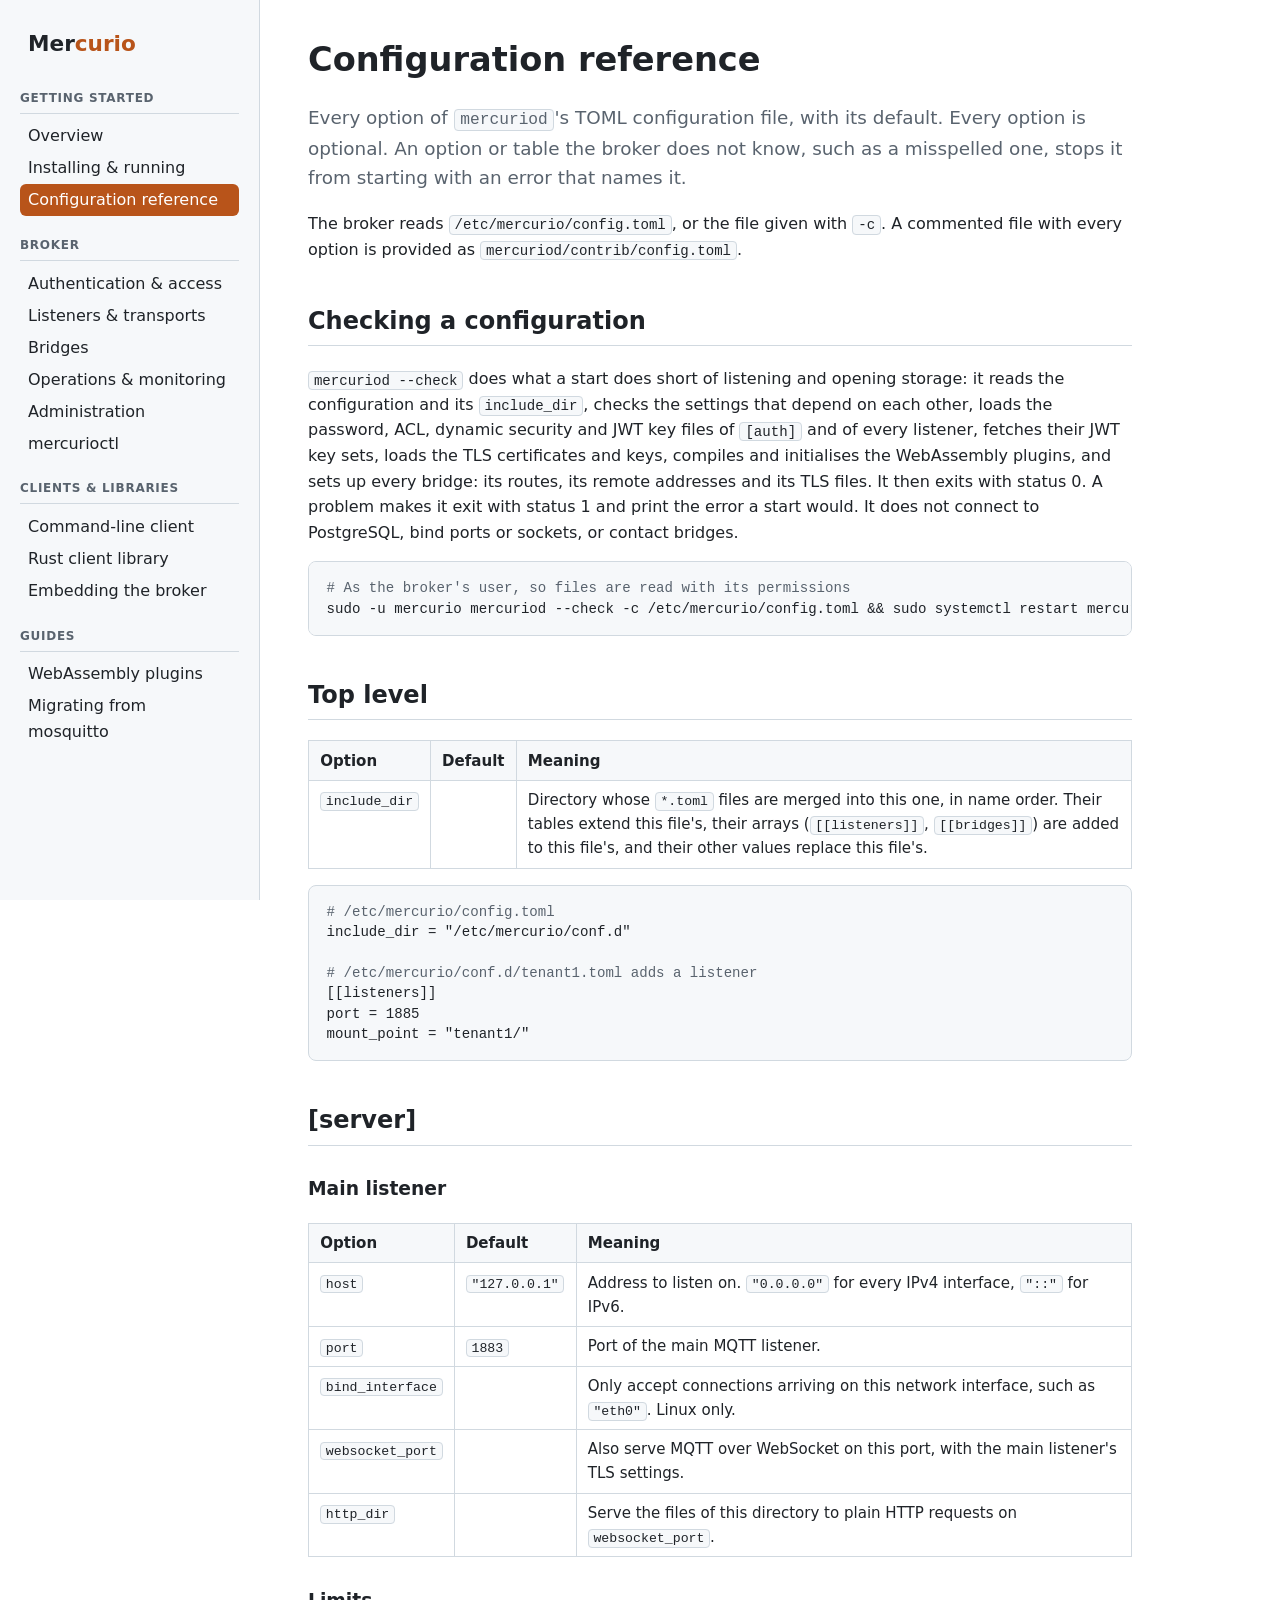
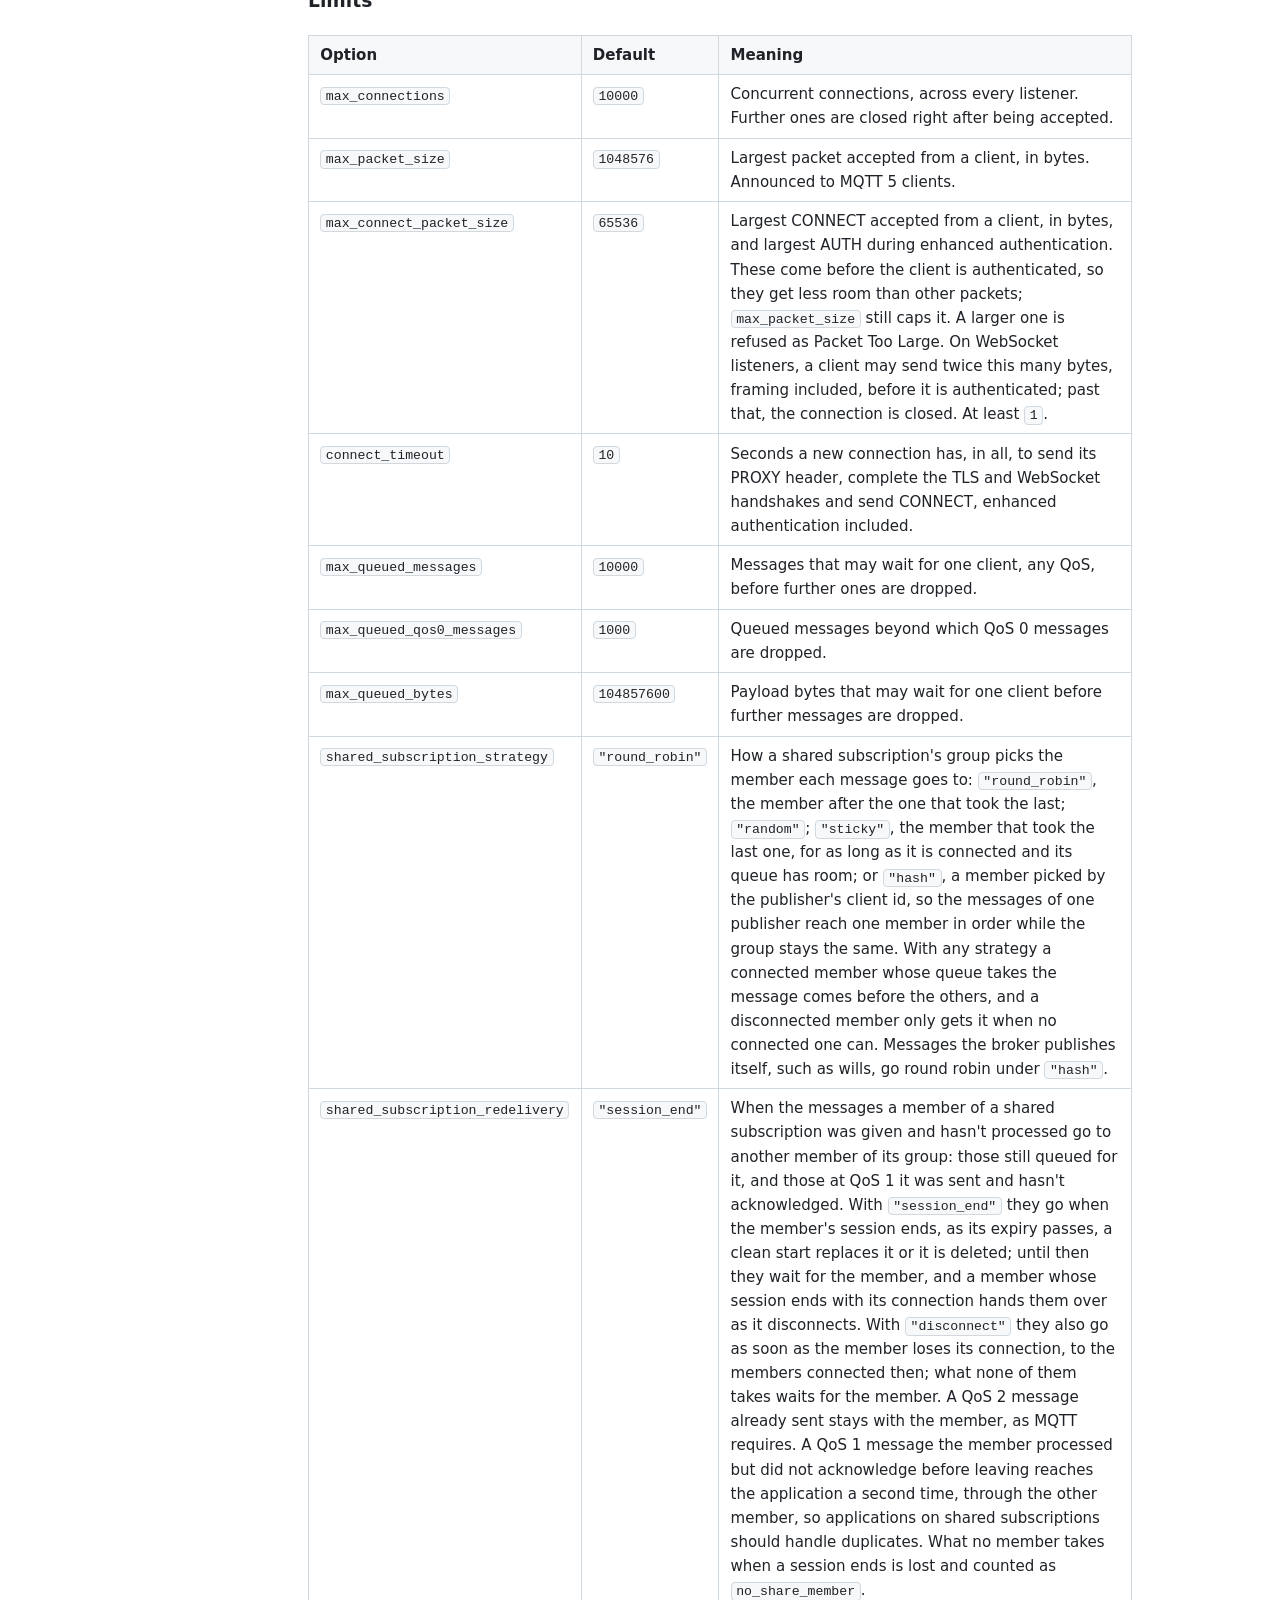
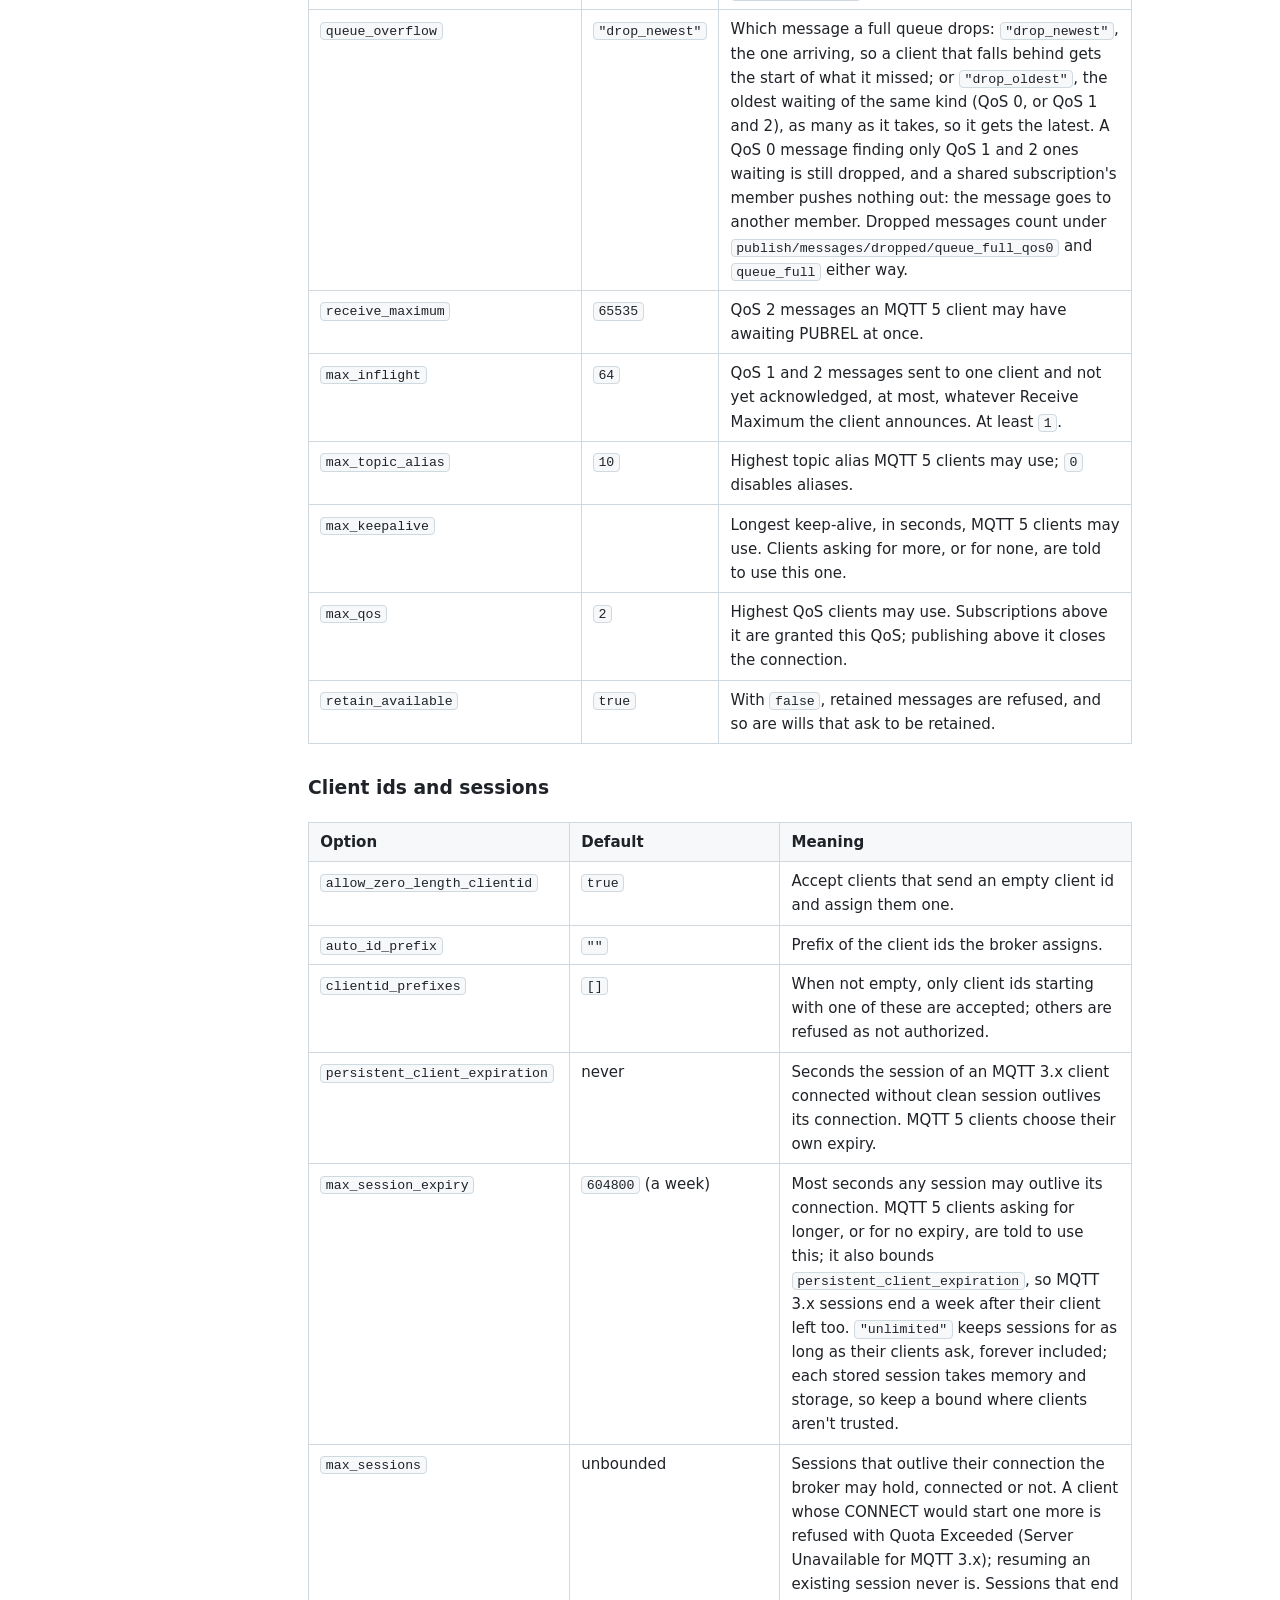
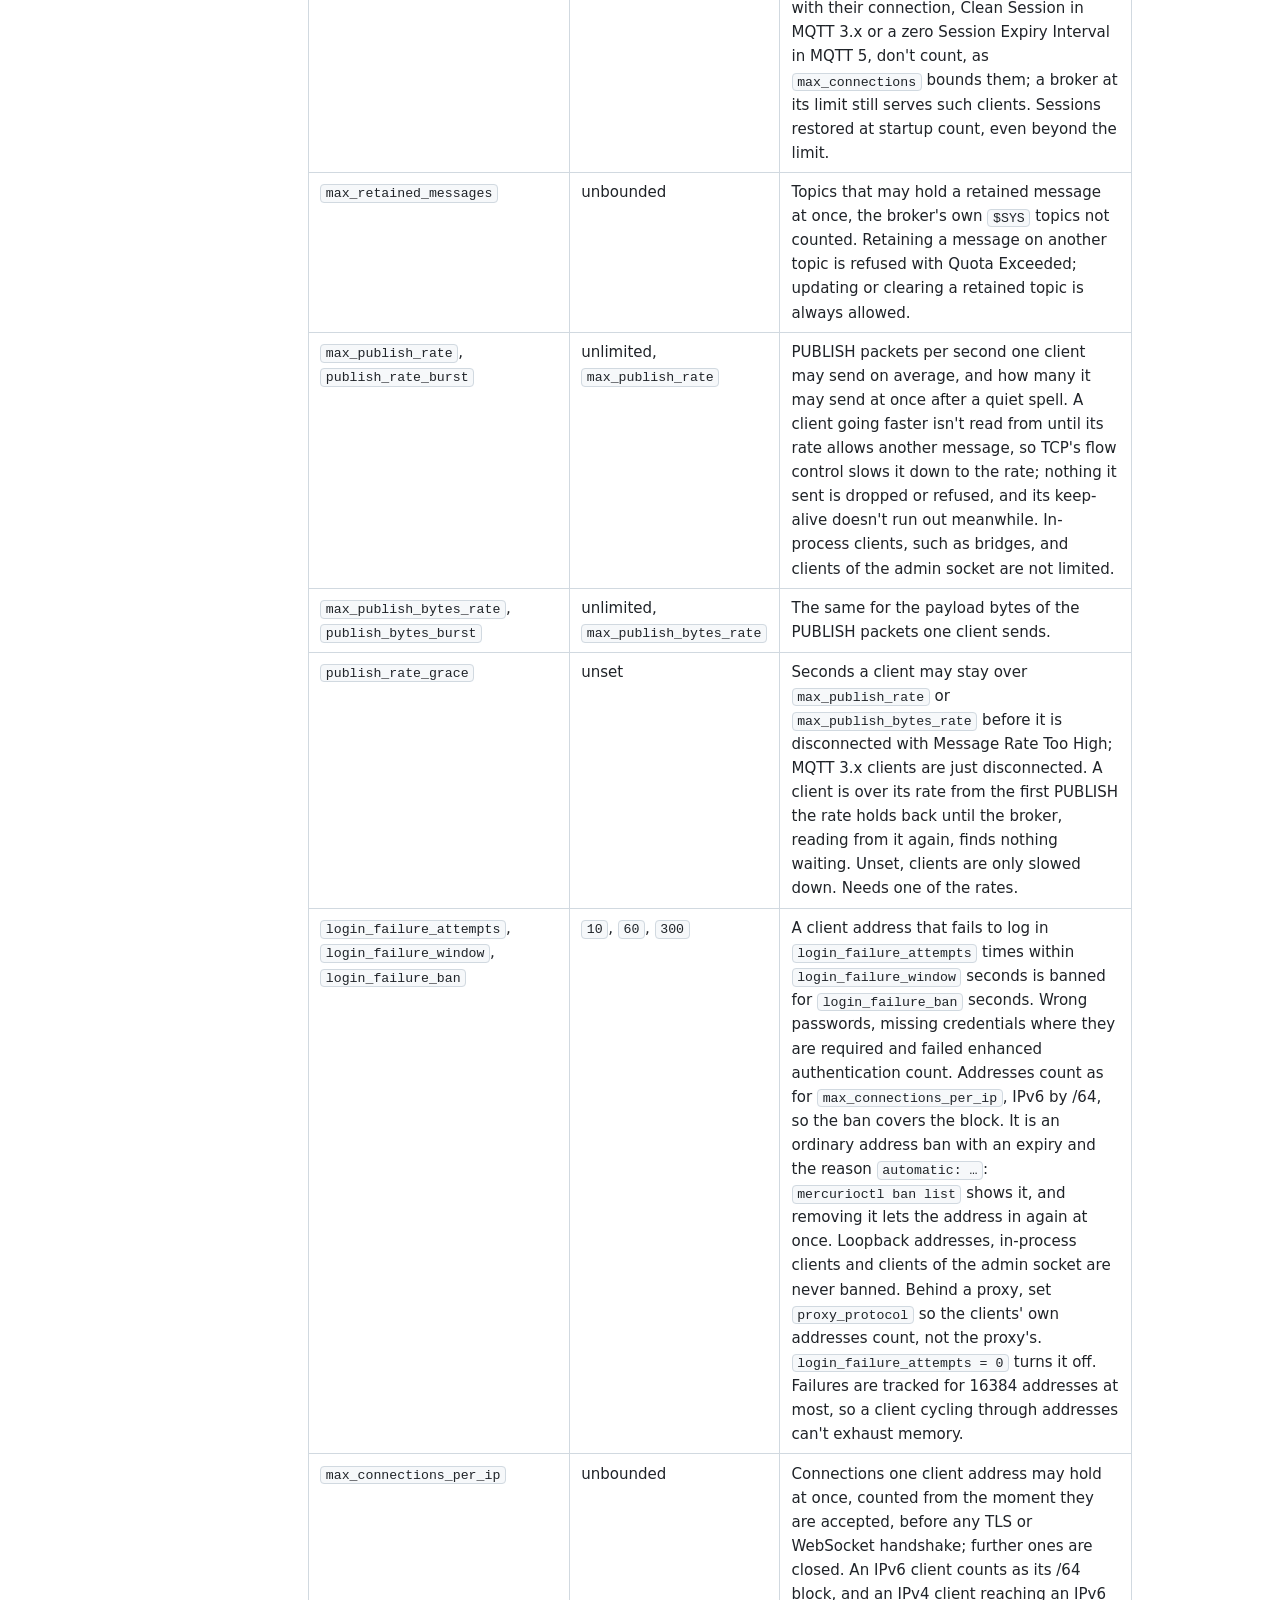
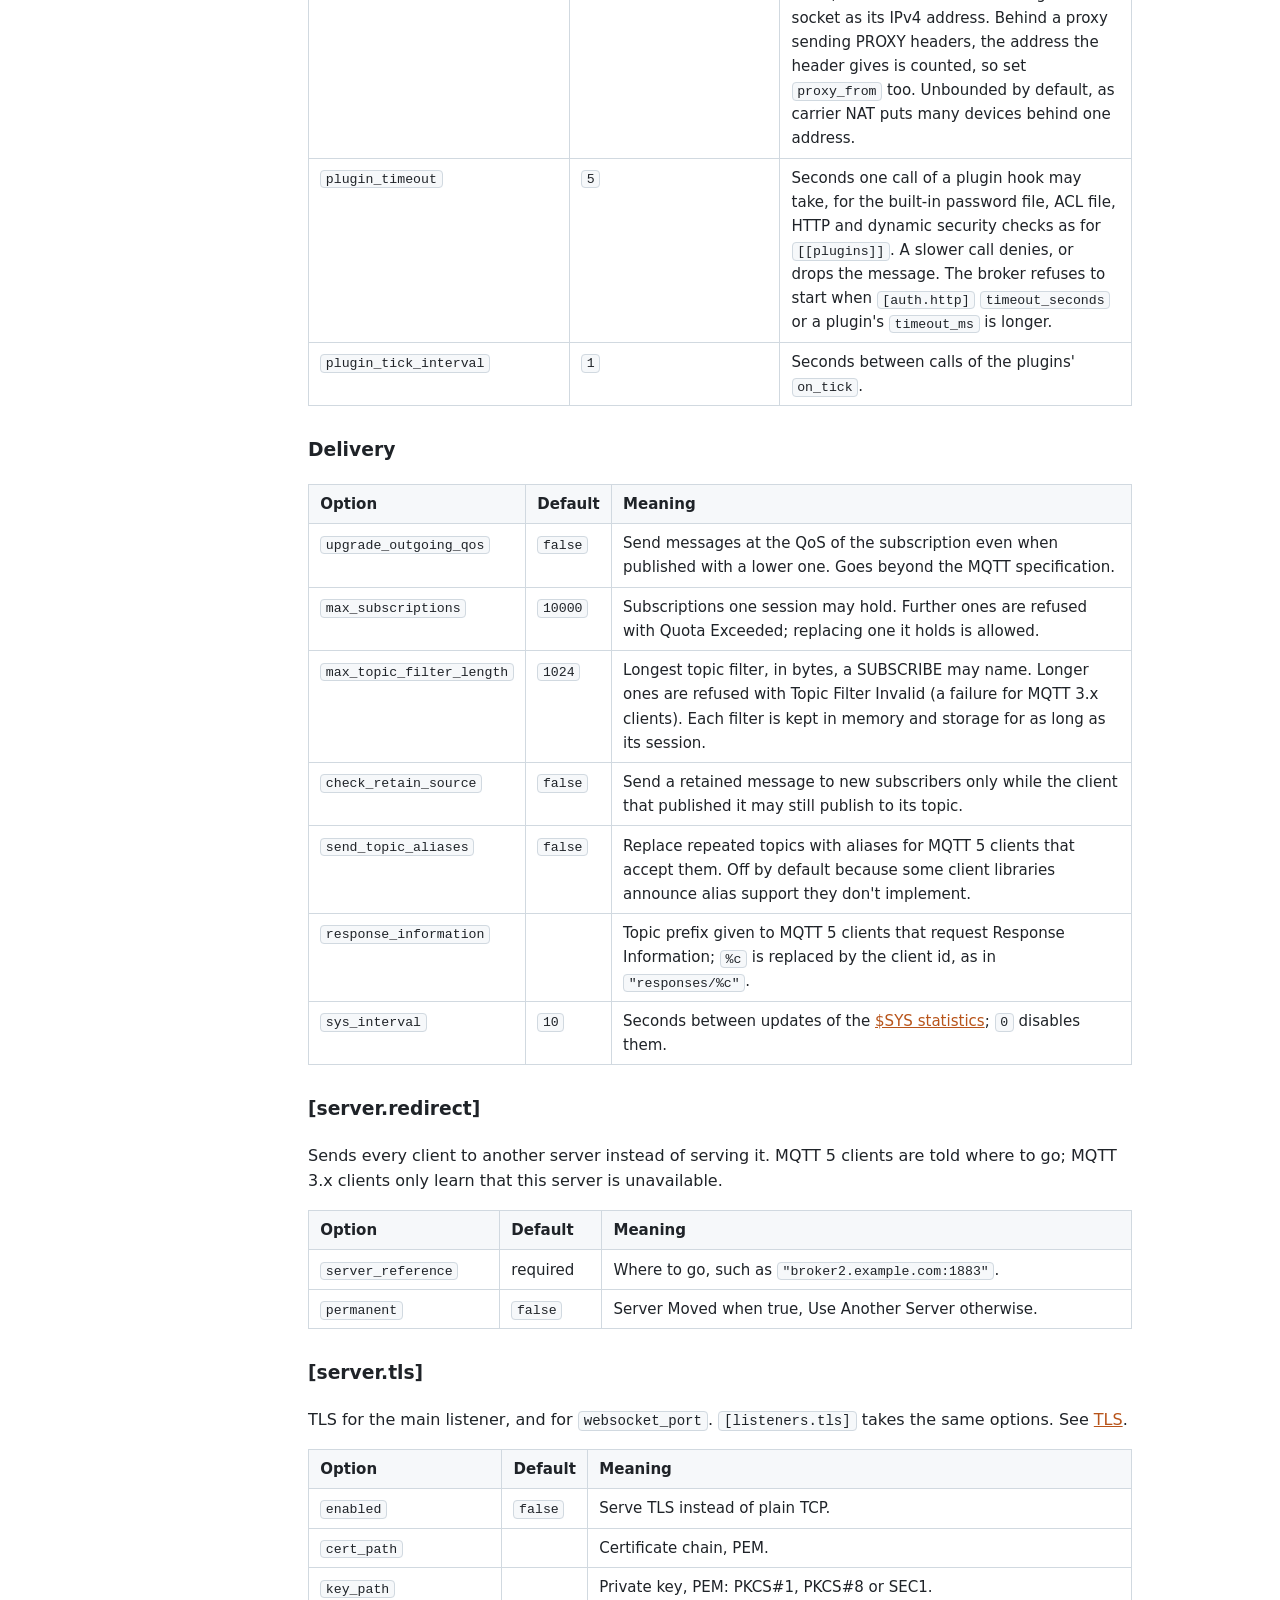
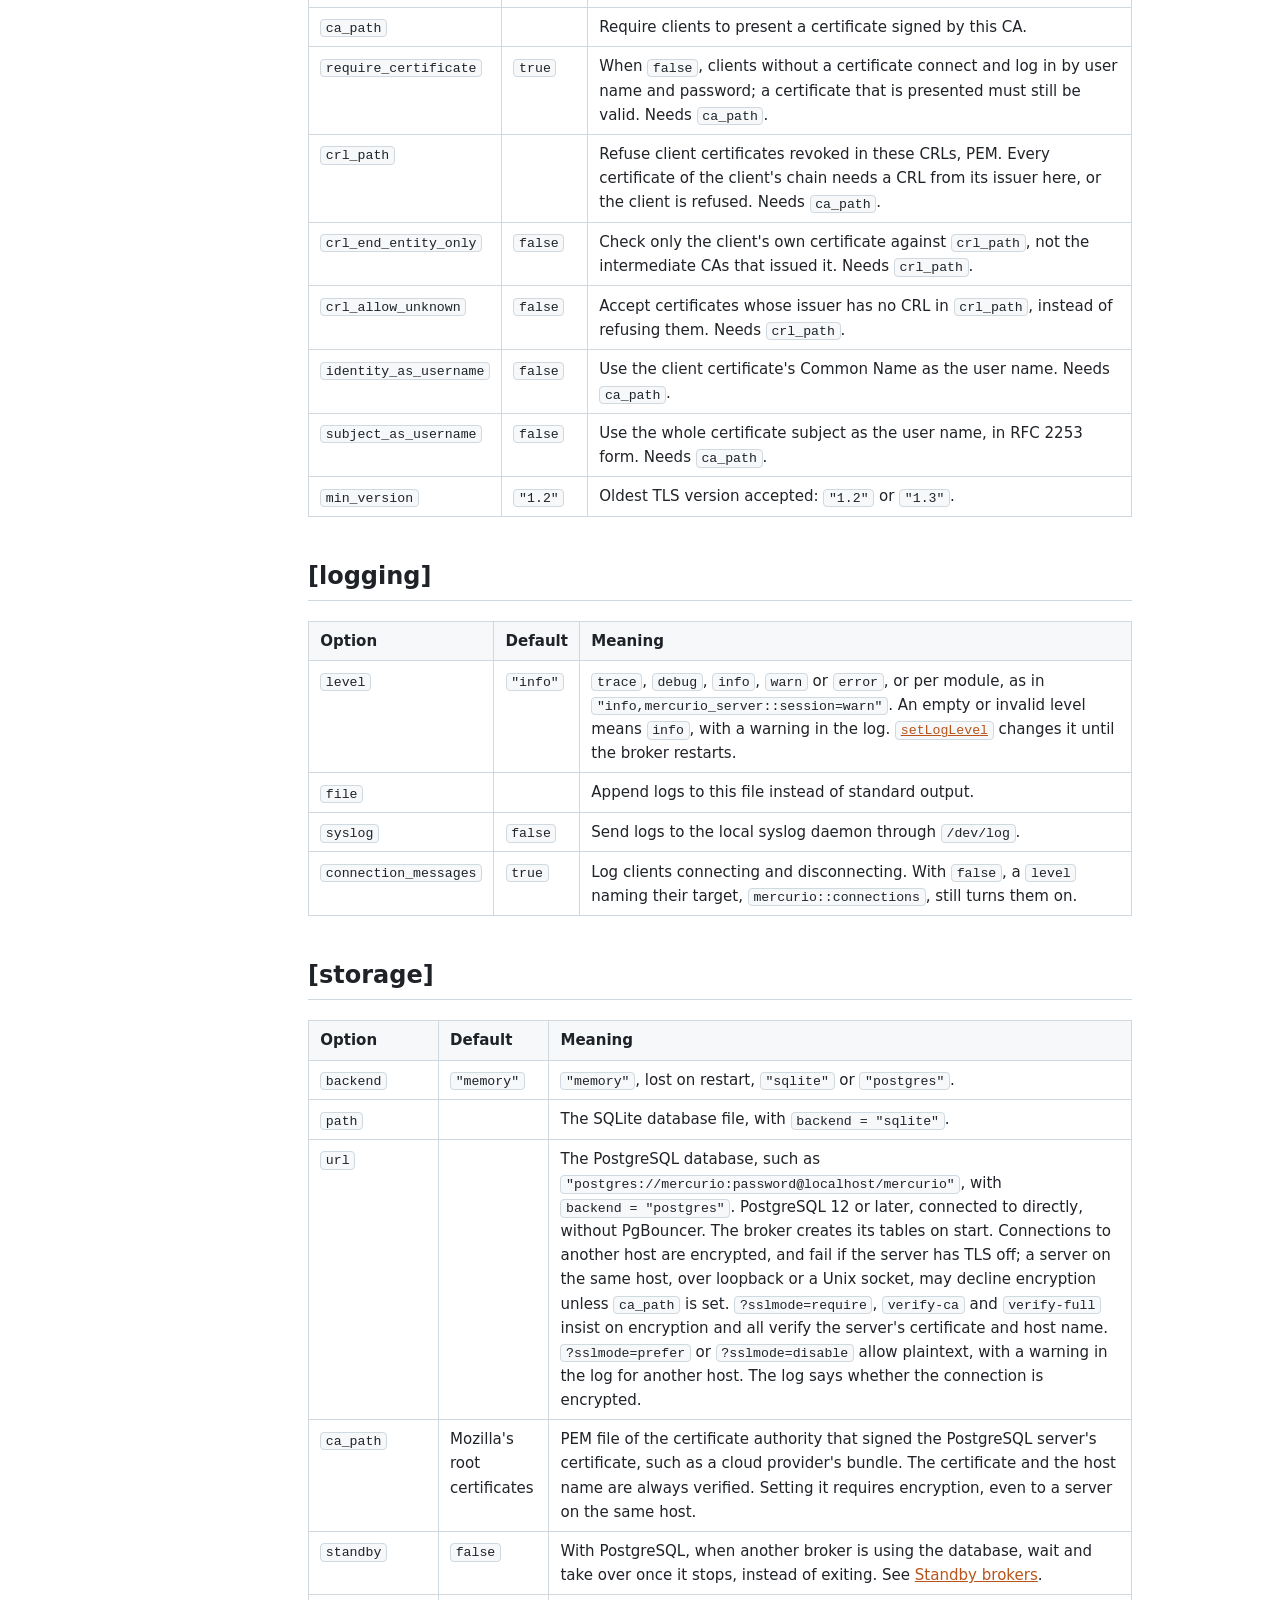
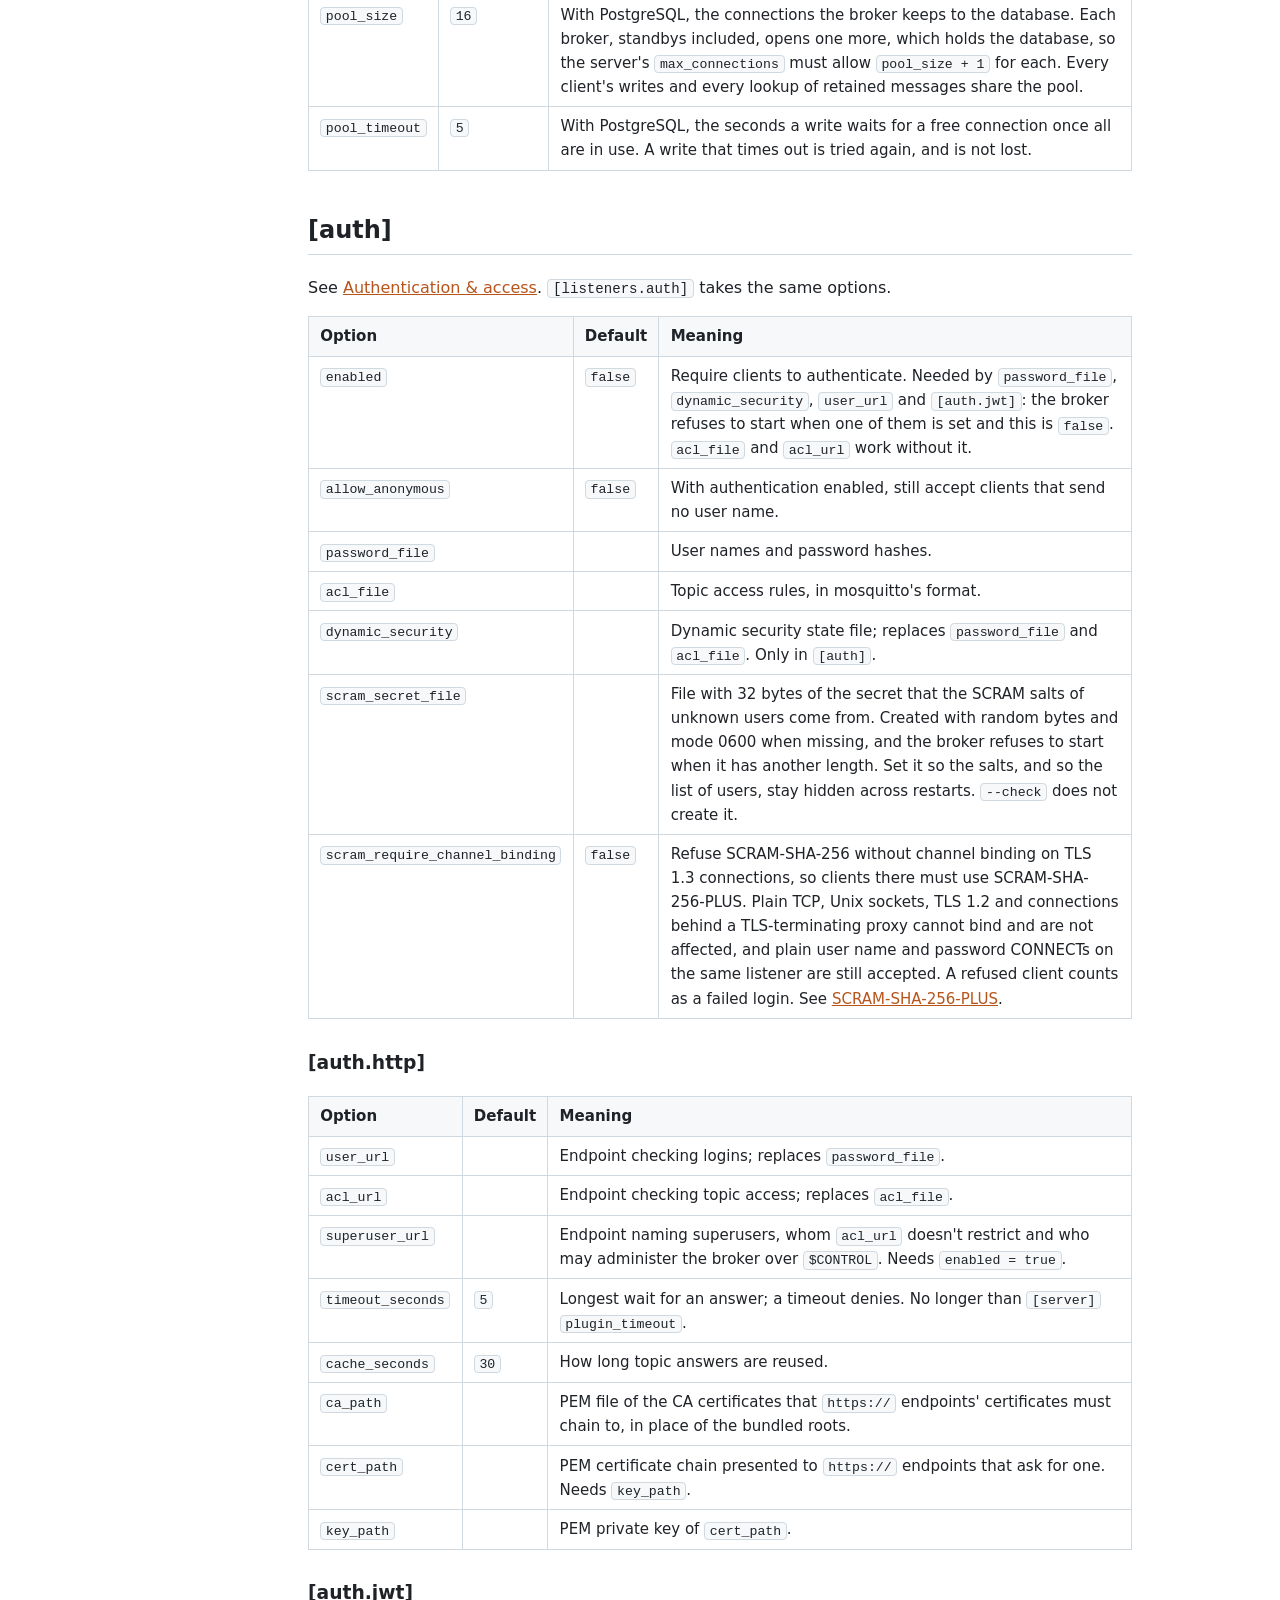
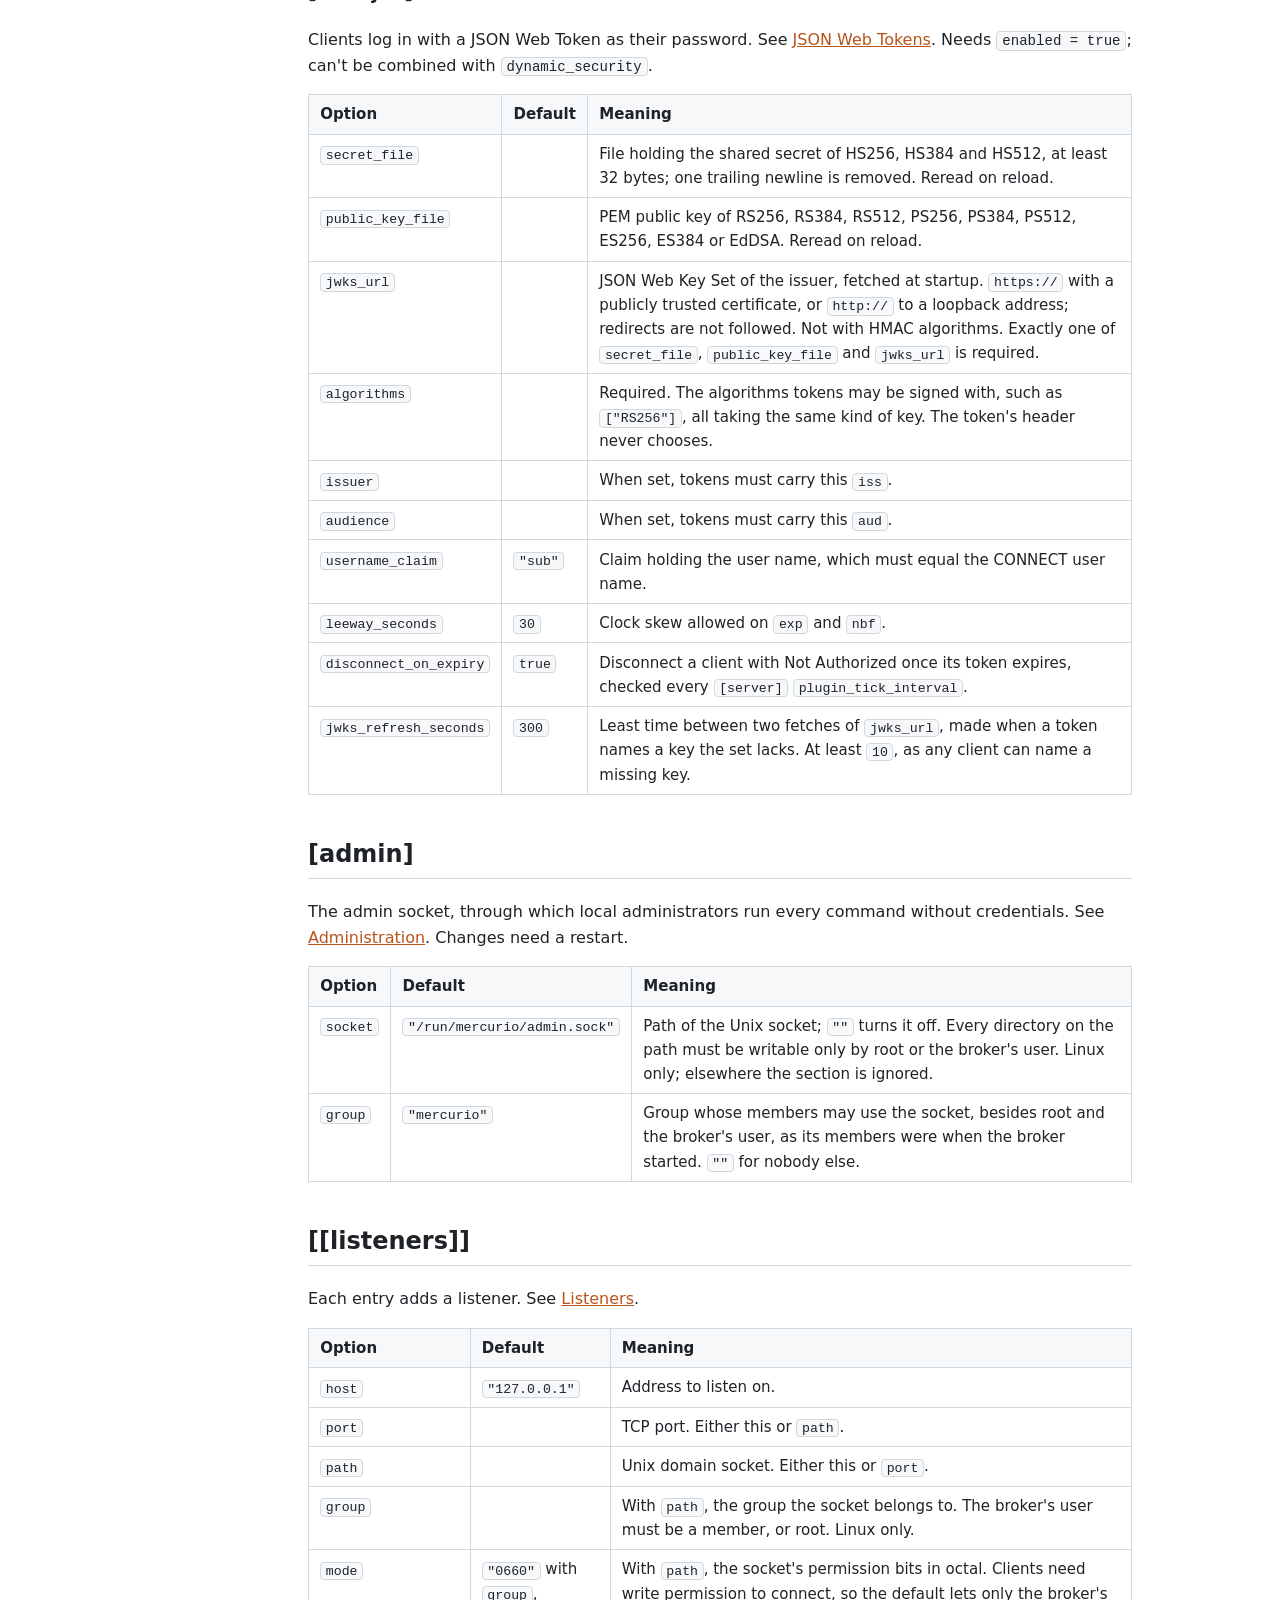
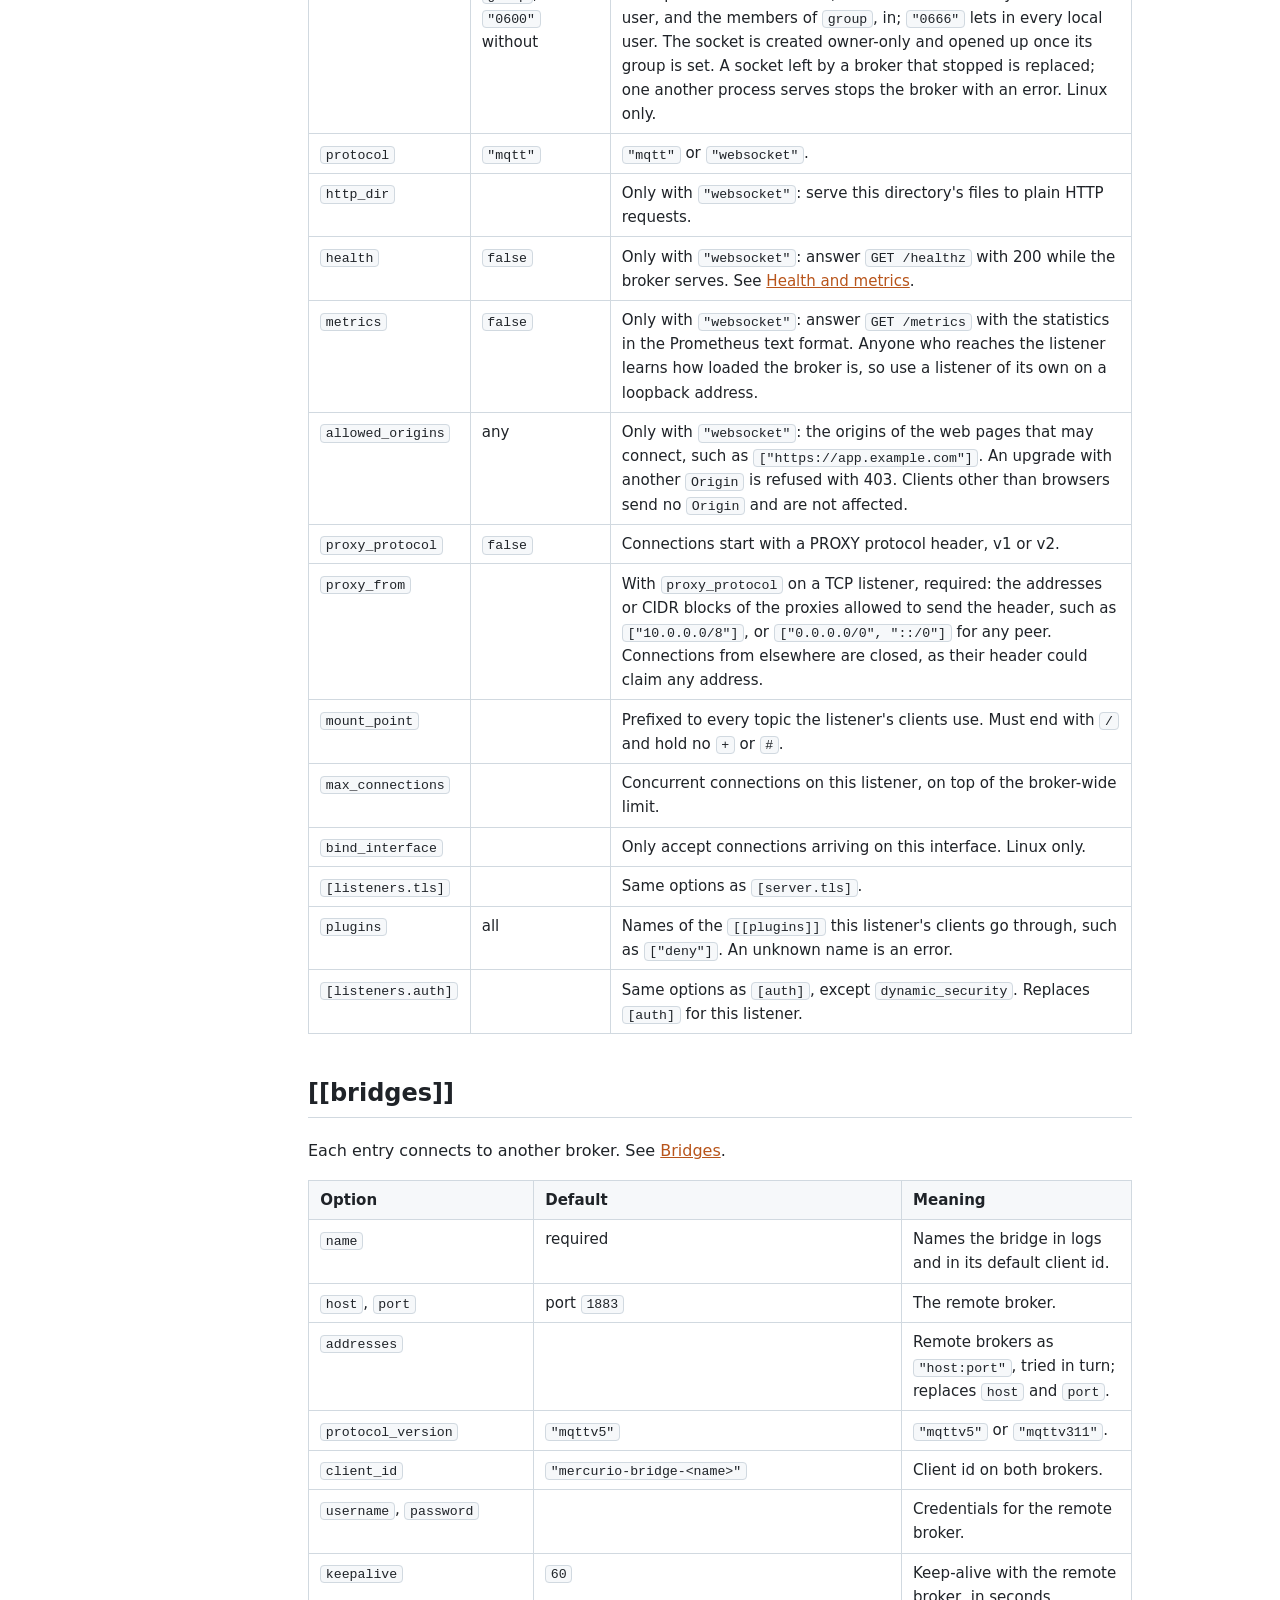
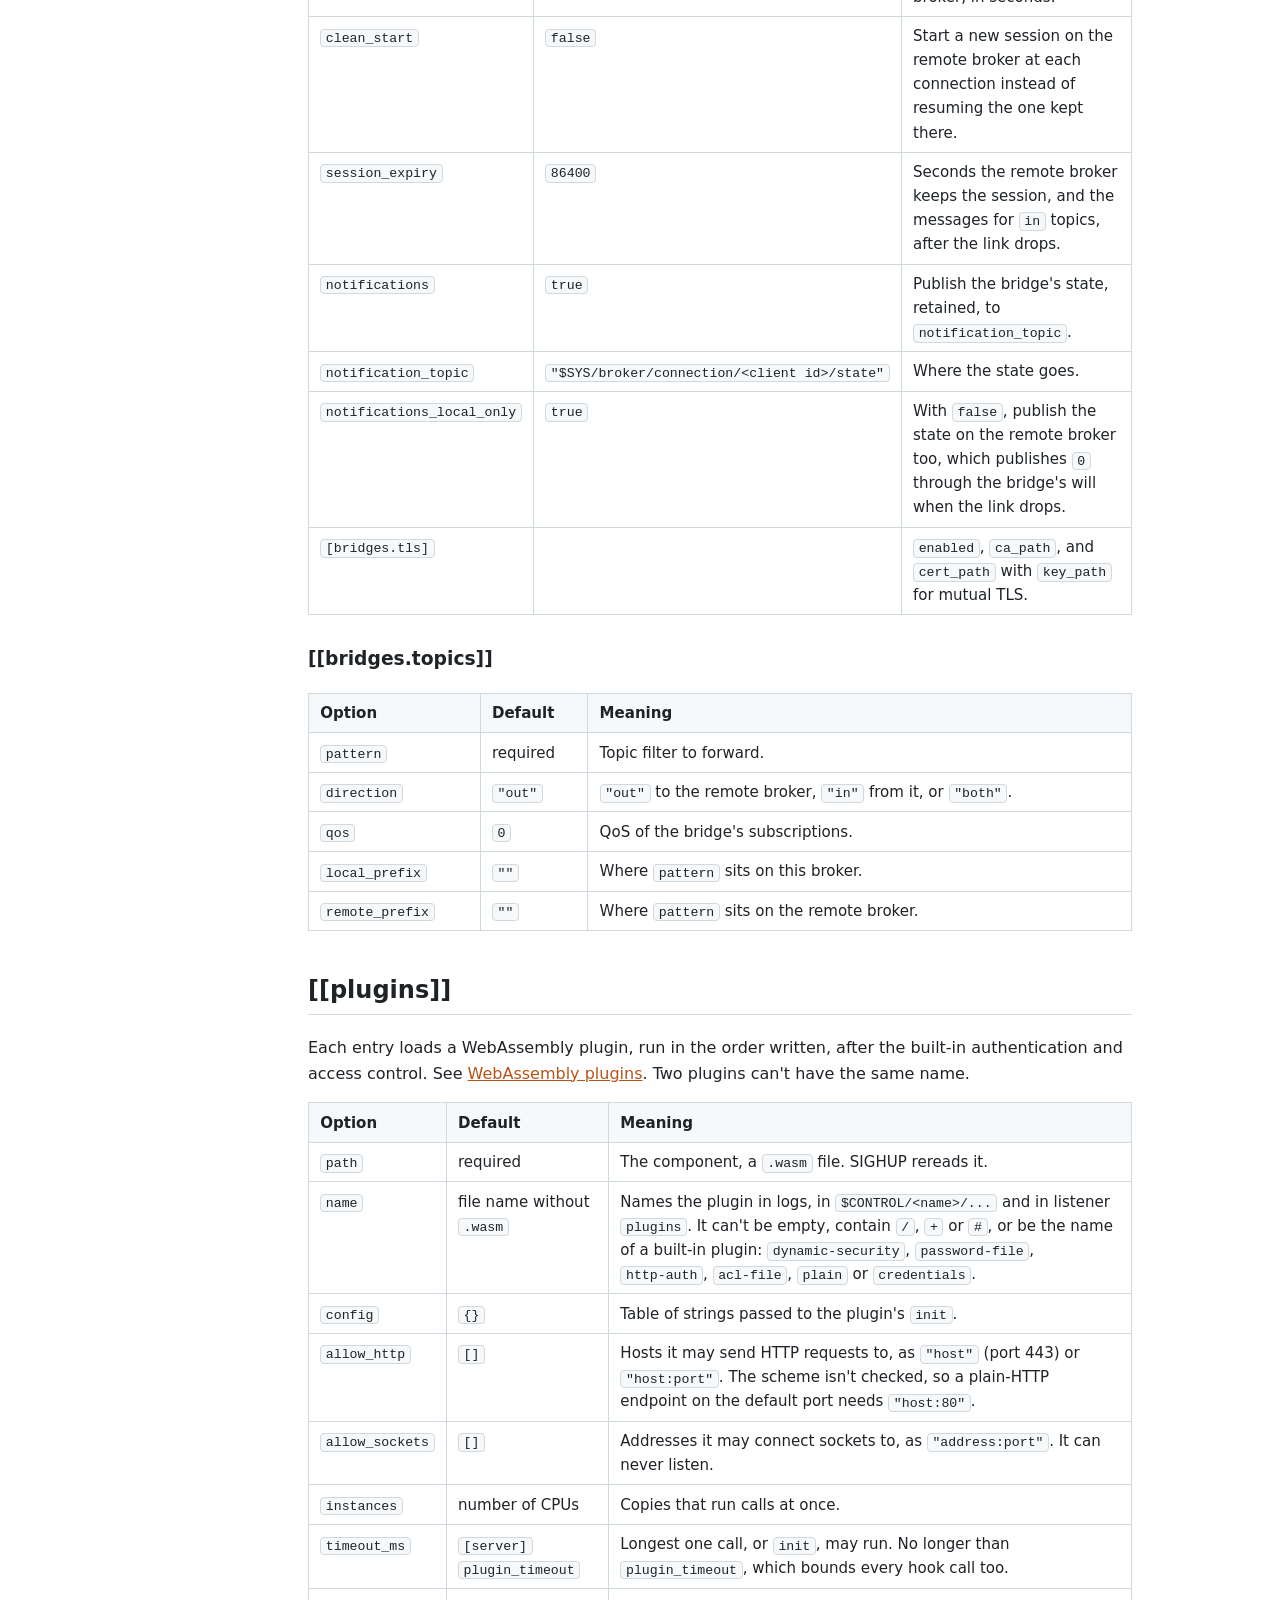
<file: docs/configuration.html>
<!DOCTYPE html>
<html lang="en">
<head>
<meta charset="utf-8">
<meta name="viewport" content="width=device-width, initial-scale=1">
<title>Configuration reference · Mercurio</title>
<link rel="stylesheet" href="style.css">
</head>
<body>
<nav>
<a class="brand" href="index.html">Mer<span>curio</span></a>
<h2>Getting started</h2>
<ul>
<li><a href="index.html">Overview</a></li>
<li><a href="install.html">Installing &amp; running</a></li>
<li><a href="configuration.html" aria-current="page">Configuration reference</a></li>
</ul>
<h2>Broker</h2>
<ul>
<li><a href="security.html">Authentication &amp; access</a></li>
<li><a href="listeners.html">Listeners &amp; transports</a></li>
<li><a href="bridges.html">Bridges</a></li>
<li><a href="operations.html">Operations &amp; monitoring</a></li>
<li><a href="admin.html">Administration</a></li>
<li><a href="mercurioctl.html">mercurioctl</a></li>
</ul>
<h2>Clients &amp; libraries</h2>
<ul>
<li><a href="cli.html">Command-line client</a></li>
<li><a href="client.html">Rust client library</a></li>
<li><a href="embedding.html">Embedding the broker</a></li>
</ul>
<h2>Guides</h2>
<ul>
<li><a href="plugins.html">WebAssembly plugins</a></li>
<li><a href="migrating.html">Migrating from mosquitto</a></li>
</ul>
</nav>
<main>
<h1>Configuration reference</h1>
<p class="lead">Every option of <code>mercuriod</code>'s TOML configuration file, with its default. Every option is optional. An option or table the broker does not know, such as a misspelled one, stops it from starting with an error that names it.</p>
<p>The broker reads <code>/etc/mercurio/config.toml</code>, or the file given with <code>-c</code>. A commented file with every option is provided as <code>mercuriod/contrib/config.toml</code>.</p>

<h2 id="check">Checking a configuration</h2>
<p><code>mercuriod --check</code> does what a start does short of listening and opening storage: it reads the configuration and its <code>include_dir</code>, checks the settings that depend on each other, loads the password, ACL, dynamic security and JWT key files of <code>[auth]</code> and of every listener, fetches their JWT key sets, loads the TLS certificates and keys, compiles and initialises the WebAssembly plugins, and sets up every bridge: its routes, its remote addresses and its TLS files. It then exits with status 0. A problem makes it exit with status 1 and print the error a start would. It does not connect to PostgreSQL, bind ports or sockets, or contact bridges.</p>
<pre><span class="comment"># As the broker's user, so files are read with its permissions</span>
sudo -u mercurio mercuriod --check -c /etc/mercurio/config.toml &amp;&amp; sudo systemctl restart mercuriod</pre>

<h2 id="include-dir">Top level</h2>
<table>
<tr><th>Option</th><th>Default</th><th>Meaning</th></tr>
<tr><td><code>include_dir</code></td><td></td><td>Directory whose <code>*.toml</code> files are merged into this one, in name order. Their tables extend this file's, their arrays (<code>[[listeners]]</code>, <code>[[bridges]]</code>) are added to this file's, and their other values replace this file's.</td></tr>
</table>
<pre><span class="comment"># /etc/mercurio/config.toml</span>
include_dir = "/etc/mercurio/conf.d"

<span class="comment"># /etc/mercurio/conf.d/tenant1.toml adds a listener</span>
[[listeners]]
port = 1885
mount_point = "tenant1/"</pre>

<h2 id="server">[server]</h2>
<h3>Main listener</h3>
<table>
<tr><th>Option</th><th>Default</th><th>Meaning</th></tr>
<tr><td><code>host</code></td><td><code>"127.0.0.1"</code></td><td>Address to listen on. <code>"0.0.0.0"</code> for every IPv4 interface, <code>"::"</code> for IPv6.</td></tr>
<tr><td><code>port</code></td><td><code>1883</code></td><td>Port of the main MQTT listener.</td></tr>
<tr><td><code>bind_interface</code></td><td></td><td>Only accept connections arriving on this network interface, such as <code>"eth0"</code>. Linux only.</td></tr>
<tr><td><code>websocket_port</code></td><td></td><td>Also serve MQTT over WebSocket on this port, with the main listener's TLS settings.</td></tr>
<tr><td><code>http_dir</code></td><td></td><td>Serve the files of this directory to plain HTTP requests on <code>websocket_port</code>.</td></tr>
</table>

<h3>Limits</h3>
<table>
<tr><th>Option</th><th>Default</th><th>Meaning</th></tr>
<tr><td><code>max_connections</code></td><td><code>10000</code></td><td>Concurrent connections, across every listener. Further ones are closed right after being accepted.</td></tr>
<tr><td><code>max_packet_size</code></td><td><code>1048576</code></td><td>Largest packet accepted from a client, in bytes. Announced to MQTT 5 clients.</td></tr>
<tr><td><code>max_connect_packet_size</code></td><td><code>65536</code></td><td>Largest CONNECT accepted from a client, in bytes, and largest AUTH during enhanced authentication. These come before the client is authenticated, so they get less room than other packets; <code>max_packet_size</code> still caps it. A larger one is refused as Packet Too Large. On WebSocket listeners, a client may send twice this many bytes, framing included, before it is authenticated; past that, the connection is closed. At least <code>1</code>.</td></tr>
<tr><td><code>connect_timeout</code></td><td><code>10</code></td><td>Seconds a new connection has, in all, to send its PROXY header, complete the TLS and WebSocket handshakes and send CONNECT, enhanced authentication included.</td></tr>
<tr><td><code>max_queued_messages</code></td><td><code>10000</code></td><td>Messages that may wait for one client, any QoS, before further ones are dropped.</td></tr>
<tr><td><code>max_queued_qos0_messages</code></td><td><code>1000</code></td><td>Queued messages beyond which QoS 0 messages are dropped.</td></tr>
<tr><td><code>max_queued_bytes</code></td><td><code>104857600</code></td><td>Payload bytes that may wait for one client before further messages are dropped.</td></tr>
<tr><td><code>shared_subscription_strategy</code></td><td><code>"round_robin"</code></td><td>How a shared subscription's group picks the member each message goes to: <code>"round_robin"</code>, the member after the one that took the last; <code>"random"</code>; <code>"sticky"</code>, the member that took the last one, for as long as it is connected and its queue has room; or <code>"hash"</code>, a member picked by the publisher's client id, so the messages of one publisher reach one member in order while the group stays the same. With any strategy a connected member whose queue takes the message comes before the others, and a disconnected member only gets it when no connected one can. Messages the broker publishes itself, such as wills, go round robin under <code>"hash"</code>.</td></tr>
<tr><td><code>shared_subscription_redelivery</code></td><td><code>"session_end"</code></td><td>When the messages a member of a shared subscription was given and hasn't processed go to another member of its group: those still queued for it, and those at QoS 1 it was sent and hasn't acknowledged. With <code>"session_end"</code> they go when the member's session ends, as its expiry passes, a clean start replaces it or it is deleted; until then they wait for the member, and a member whose session ends with its connection hands them over as it disconnects. With <code>"disconnect"</code> they also go as soon as the member loses its connection, to the members connected then; what none of them takes waits for the member. A QoS 2 message already sent stays with the member, as MQTT requires. A QoS 1 message the member processed but did not acknowledge before leaving reaches the application a second time, through the other member, so applications on shared subscriptions should handle duplicates. What no member takes when a session ends is lost and counted as <code>no_share_member</code>.</td></tr>
<tr><td><code>queue_overflow</code></td><td><code>"drop_newest"</code></td><td>Which message a full queue drops: <code>"drop_newest"</code>, the one arriving, so a client that falls behind gets the start of what it missed; or <code>"drop_oldest"</code>, the oldest waiting of the same kind (QoS 0, or QoS 1 and 2), as many as it takes, so it gets the latest. A QoS 0 message finding only QoS 1 and 2 ones waiting is still dropped, and a shared subscription's member pushes nothing out: the message goes to another member. Dropped messages count under <code>publish/messages/dropped/queue_full_qos0</code> and <code>queue_full</code> either way.</td></tr>
<tr><td><code>receive_maximum</code></td><td><code>65535</code></td><td>QoS 2 messages an MQTT 5 client may have awaiting PUBREL at once.</td></tr>
<tr><td><code>max_inflight</code></td><td><code>64</code></td><td>QoS 1 and 2 messages sent to one client and not yet acknowledged, at most, whatever Receive Maximum the client announces. At least <code>1</code>.</td></tr>
<tr><td><code>max_topic_alias</code></td><td><code>10</code></td><td>Highest topic alias MQTT 5 clients may use; <code>0</code> disables aliases.</td></tr>
<tr><td><code>max_keepalive</code></td><td></td><td>Longest keep-alive, in seconds, MQTT 5 clients may use. Clients asking for more, or for none, are told to use this one.</td></tr>
<tr><td><code>max_qos</code></td><td><code>2</code></td><td>Highest QoS clients may use. Subscriptions above it are granted this QoS; publishing above it closes the connection.</td></tr>
<tr><td><code>retain_available</code></td><td><code>true</code></td><td>With <code>false</code>, retained messages are refused, and so are wills that ask to be retained.</td></tr>
</table>

<h3>Client ids and sessions</h3>
<table>
<tr><th>Option</th><th>Default</th><th>Meaning</th></tr>
<tr><td><code>allow_zero_length_clientid</code></td><td><code>true</code></td><td>Accept clients that send an empty client id and assign them one.</td></tr>
<tr><td><code>auto_id_prefix</code></td><td><code>""</code></td><td>Prefix of the client ids the broker assigns.</td></tr>
<tr><td><code>clientid_prefixes</code></td><td><code>[]</code></td><td>When not empty, only client ids starting with one of these are accepted; others are refused as not authorized.</td></tr>
<tr><td><code>persistent_client_expiration</code></td><td>never</td><td>Seconds the session of an MQTT 3.x client connected without clean session outlives its connection. MQTT 5 clients choose their own expiry.</td></tr>
<tr><td><code>max_session_expiry</code></td><td><code>604800</code> (a week)</td><td>Most seconds any session may outlive its connection. MQTT 5 clients asking for longer, or for no expiry, are told to use this; it also bounds <code>persistent_client_expiration</code>, so MQTT 3.x sessions end a week after their client left too. <code>"unlimited"</code> keeps sessions for as long as their clients ask, forever included; each stored session takes memory and storage, so keep a bound where clients aren't trusted.</td></tr>
<tr><td><code>max_sessions</code></td><td>unbounded</td><td>Sessions that outlive their connection the broker may hold, connected or not. A client whose CONNECT would start one more is refused with Quota Exceeded (Server Unavailable for MQTT 3.x); resuming an existing session never is. Sessions that end with their connection, Clean Session in MQTT 3.x or a zero Session Expiry Interval in MQTT 5, don't count, as <code>max_connections</code> bounds them; a broker at its limit still serves such clients. Sessions restored at startup count, even beyond the limit.</td></tr>
<tr><td><code>max_retained_messages</code></td><td>unbounded</td><td>Topics that may hold a retained message at once, the broker's own <code>$SYS</code> topics not counted. Retaining a message on another topic is refused with Quota Exceeded; updating or clearing a retained topic is always allowed.</td></tr>
<tr><td><code>max_publish_rate</code>, <code>publish_rate_burst</code></td><td>unlimited, <code>max_publish_rate</code></td><td>PUBLISH packets per second one client may send on average, and how many it may send at once after a quiet spell. A client going faster isn't read from until its rate allows another message, so TCP's flow control slows it down to the rate; nothing it sent is dropped or refused, and its keep-alive doesn't run out meanwhile. In-process clients, such as bridges, and clients of the admin socket are not limited.</td></tr>
<tr><td><code>max_publish_bytes_rate</code>, <code>publish_bytes_burst</code></td><td>unlimited, <code>max_publish_bytes_rate</code></td><td>The same for the payload bytes of the PUBLISH packets one client sends.</td></tr>
<tr><td><code>publish_rate_grace</code></td><td>unset</td><td>Seconds a client may stay over <code>max_publish_rate</code> or <code>max_publish_bytes_rate</code> before it is disconnected with Message Rate Too High; MQTT 3.x clients are just disconnected. A client is over its rate from the first PUBLISH the rate holds back until the broker, reading from it again, finds nothing waiting. Unset, clients are only slowed down. Needs one of the rates.</td></tr>
<tr><td><code>login_failure_attempts</code>, <code>login_failure_window</code>, <code>login_failure_ban</code></td><td><code>10</code>, <code>60</code>, <code>300</code></td><td>A client address that fails to log in <code>login_failure_attempts</code> times within <code>login_failure_window</code> seconds is banned for <code>login_failure_ban</code> seconds. Wrong passwords, missing credentials where they are required and failed enhanced authentication count. Addresses count as for <code>max_connections_per_ip</code>, IPv6 by /64, so the ban covers the block. It is an ordinary address ban with an expiry and the reason <code>automatic: …</code>: <code>mercurioctl ban list</code> shows it, and removing it lets the address in again at once. Loopback addresses, in-process clients and clients of the admin socket are never banned. Behind a proxy, set <code>proxy_protocol</code> so the clients' own addresses count, not the proxy's. <code>login_failure_attempts = 0</code> turns it off. Failures are tracked for 16384 addresses at most, so a client cycling through addresses can't exhaust memory.</td></tr>
<tr><td><code>max_connections_per_ip</code></td><td>unbounded</td><td>Connections one client address may hold at once, counted from the moment they are accepted, before any TLS or WebSocket handshake; further ones are closed. An IPv6 client counts as its /64 block, and an IPv4 client reaching an IPv6 socket as its IPv4 address. Behind a proxy sending PROXY headers, the address the header gives is counted, so set <code>proxy_from</code> too. Unbounded by default, as carrier NAT puts many devices behind one address.</td></tr>
<tr><td><code>plugin_timeout</code></td><td><code>5</code></td><td>Seconds one call of a plugin hook may take, for the built-in password file, ACL file, HTTP and dynamic security checks as for <code>[[plugins]]</code>. A slower call denies, or drops the message. The broker refuses to start when <code>[auth.http]</code> <code>timeout_seconds</code> or a plugin's <code>timeout_ms</code> is longer.</td></tr>
<tr><td><code>plugin_tick_interval</code></td><td><code>1</code></td><td>Seconds between calls of the plugins' <code>on_tick</code>.</td></tr>
</table>

<h3>Delivery</h3>
<table>
<tr><th>Option</th><th>Default</th><th>Meaning</th></tr>
<tr><td><code>upgrade_outgoing_qos</code></td><td><code>false</code></td><td>Send messages at the QoS of the subscription even when published with a lower one. Goes beyond the MQTT specification.</td></tr>
<tr><td><code>max_subscriptions</code></td><td><code>10000</code></td><td>Subscriptions one session may hold. Further ones are refused with Quota Exceeded; replacing one it holds is allowed.</td></tr>
<tr><td><code>max_topic_filter_length</code></td><td><code>1024</code></td><td>Longest topic filter, in bytes, a SUBSCRIBE may name. Longer ones are refused with Topic Filter Invalid (a failure for MQTT 3.x clients). Each filter is kept in memory and storage for as long as its session.</td></tr>
<tr><td><code>check_retain_source</code></td><td><code>false</code></td><td>Send a retained message to new subscribers only while the client that published it may still publish to its topic.</td></tr>
<tr><td><code>send_topic_aliases</code></td><td><code>false</code></td><td>Replace repeated topics with aliases for MQTT 5 clients that accept them. Off by default because some client libraries announce alias support they don't implement.</td></tr>
<tr><td><code>response_information</code></td><td></td><td>Topic prefix given to MQTT 5 clients that request Response Information; <code>%c</code> is replaced by the client id, as in <code>"responses/%c"</code>.</td></tr>
<tr><td><code>sys_interval</code></td><td><code>10</code></td><td>Seconds between updates of the <a href="operations.html#sys">$SYS statistics</a>; <code>0</code> disables them.</td></tr>
</table>

<h3 id="redirect">[server.redirect]</h3>
<p>Sends every client to another server instead of serving it. MQTT 5 clients are told where to go; MQTT 3.x clients only learn that this server is unavailable.</p>
<table>
<tr><th>Option</th><th>Default</th><th>Meaning</th></tr>
<tr><td><code>server_reference</code></td><td>required</td><td>Where to go, such as <code>"broker2.example.com:1883"</code>.</td></tr>
<tr><td><code>permanent</code></td><td><code>false</code></td><td>Server Moved when true, Use Another Server otherwise.</td></tr>
</table>

<h3 id="tls">[server.tls]</h3>
<p>TLS for the main listener, and for <code>websocket_port</code>. <code>[listeners.tls]</code> takes the same options. See <a href="security.html#tls">TLS</a>.</p>
<table>
<tr><th>Option</th><th>Default</th><th>Meaning</th></tr>
<tr><td><code>enabled</code></td><td><code>false</code></td><td>Serve TLS instead of plain TCP.</td></tr>
<tr><td><code>cert_path</code></td><td></td><td>Certificate chain, PEM.</td></tr>
<tr><td><code>key_path</code></td><td></td><td>Private key, PEM: PKCS#1, PKCS#8 or SEC1.</td></tr>
<tr><td><code>ca_path</code></td><td></td><td>Require clients to present a certificate signed by this CA.</td></tr>
<tr><td><code>require_certificate</code></td><td><code>true</code></td><td>When <code>false</code>, clients without a certificate connect and log in by user name and password; a certificate that is presented must still be valid. Needs <code>ca_path</code>.</td></tr>
<tr><td><code>crl_path</code></td><td></td><td>Refuse client certificates revoked in these CRLs, PEM. Every certificate of the client's chain needs a CRL from its issuer here, or the client is refused. Needs <code>ca_path</code>.</td></tr>
<tr><td><code>crl_end_entity_only</code></td><td><code>false</code></td><td>Check only the client's own certificate against <code>crl_path</code>, not the intermediate CAs that issued it. Needs <code>crl_path</code>.</td></tr>
<tr><td><code>crl_allow_unknown</code></td><td><code>false</code></td><td>Accept certificates whose issuer has no CRL in <code>crl_path</code>, instead of refusing them. Needs <code>crl_path</code>.</td></tr>
<tr><td><code>identity_as_username</code></td><td><code>false</code></td><td>Use the client certificate's Common Name as the user name. Needs <code>ca_path</code>.</td></tr>
<tr><td><code>subject_as_username</code></td><td><code>false</code></td><td>Use the whole certificate subject as the user name, in RFC 2253 form. Needs <code>ca_path</code>.</td></tr>
<tr><td><code>min_version</code></td><td><code>"1.2"</code></td><td>Oldest TLS version accepted: <code>"1.2"</code> or <code>"1.3"</code>.</td></tr>
</table>

<h2 id="logging">[logging]</h2>
<table>
<tr><th>Option</th><th>Default</th><th>Meaning</th></tr>
<tr><td><code>level</code></td><td><code>"info"</code></td><td><code>trace</code>, <code>debug</code>, <code>info</code>, <code>warn</code> or <code>error</code>, or per module, as in <code>"info,mercurio_server::session=warn"</code>. An empty or invalid level means <code>info</code>, with a warning in the log. <a href="admin.html#broker"><code>setLogLevel</code></a> changes it until the broker restarts.</td></tr>
<tr><td><code>file</code></td><td></td><td>Append logs to this file instead of standard output.</td></tr>
<tr><td><code>syslog</code></td><td><code>false</code></td><td>Send logs to the local syslog daemon through <code>/dev/log</code>.</td></tr>
<tr><td><code>connection_messages</code></td><td><code>true</code></td><td>Log clients connecting and disconnecting. With <code>false</code>, a <code>level</code> naming their target, <code>mercurio::connections</code>, still turns them on.</td></tr>
</table>

<h2 id="storage">[storage]</h2>
<table>
<tr><th>Option</th><th>Default</th><th>Meaning</th></tr>
<tr><td><code>backend</code></td><td><code>"memory"</code></td><td><code>"memory"</code>, lost on restart, <code>"sqlite"</code> or <code>"postgres"</code>.</td></tr>
<tr><td><code>path</code></td><td></td><td>The SQLite database file, with <code>backend = "sqlite"</code>.</td></tr>
<tr><td><code>url</code></td><td></td><td>The PostgreSQL database, such as <code>"postgres://mercurio:password@localhost/mercurio"</code>, with <code>backend = "postgres"</code>. PostgreSQL 12 or later, connected to directly, without PgBouncer. The broker creates its tables on start. Connections to another host are encrypted, and fail if the server has TLS off; a server on the same host, over loopback or a Unix socket, may decline encryption unless <code>ca_path</code> is set. <code>?sslmode=require</code>, <code>verify-ca</code> and <code>verify-full</code> insist on encryption and all verify the server's certificate and host name. <code>?sslmode=prefer</code> or <code>?sslmode=disable</code> allow plaintext, with a warning in the log for another host. The log says whether the connection is encrypted.</td></tr>
<tr><td><code>ca_path</code></td><td>Mozilla's root certificates</td><td>PEM file of the certificate authority that signed the PostgreSQL server's certificate, such as a cloud provider's bundle. The certificate and the host name are always verified. Setting it requires encryption, even to a server on the same host.</td></tr>
<tr><td><code>standby</code></td><td><code>false</code></td><td>With PostgreSQL, when another broker is using the database, wait and take over once it stops, instead of exiting. See <a href="operations.html#standby">Standby brokers</a>.</td></tr>
<tr><td><code>pool_size</code></td><td><code>16</code></td><td>With PostgreSQL, the connections the broker keeps to the database. Each broker, standbys included, opens one more, which holds the database, so the server's <code>max_connections</code> must allow <code>pool_size + 1</code> for each. Every client's writes and every lookup of retained messages share the pool.</td></tr>
<tr><td><code>pool_timeout</code></td><td><code>5</code></td><td>With PostgreSQL, the seconds a write waits for a free connection once all are in use. A write that times out is tried again, and is not lost.</td></tr>
</table>

<h2 id="auth">[auth]</h2>
<p>See <a href="security.html">Authentication &amp; access</a>. <code>[listeners.auth]</code> takes the same options.</p>
<table>
<tr><th>Option</th><th>Default</th><th>Meaning</th></tr>
<tr><td><code>enabled</code></td><td><code>false</code></td><td>Require clients to authenticate. Needed by <code>password_file</code>, <code>dynamic_security</code>, <code>user_url</code> and <code>[auth.jwt]</code>: the broker refuses to start when one of them is set and this is <code>false</code>. <code>acl_file</code> and <code>acl_url</code> work without it.</td></tr>
<tr><td><code>allow_anonymous</code></td><td><code>false</code></td><td>With authentication enabled, still accept clients that send no user name.</td></tr>
<tr><td><code>password_file</code></td><td></td><td>User names and password hashes.</td></tr>
<tr><td><code>acl_file</code></td><td></td><td>Topic access rules, in mosquitto's format.</td></tr>
<tr><td><code>dynamic_security</code></td><td></td><td>Dynamic security state file; replaces <code>password_file</code> and <code>acl_file</code>. Only in <code>[auth]</code>.</td></tr>
<tr><td><code>scram_secret_file</code></td><td></td><td>File with 32 bytes of the secret that the SCRAM salts of unknown users come from. Created with random bytes and mode 0600 when missing, and the broker refuses to start when it has another length. Set it so the salts, and so the list of users, stay hidden across restarts. <code>--check</code> does not create it.</td></tr>
<tr><td><code>scram_require_channel_binding</code></td><td><code>false</code></td><td>Refuse SCRAM-SHA-256 without channel binding on TLS 1.3 connections, so clients there must use SCRAM-SHA-256-PLUS. Plain TCP, Unix sockets, TLS 1.2 and connections behind a TLS-terminating proxy cannot bind and are not affected, and plain user name and password CONNECTs on the same listener are still accepted. A refused client counts as a failed login. See <a href="security.html#scram-plus">SCRAM-SHA-256-PLUS</a>.</td></tr>
</table>
<h3 id="auth-http">[auth.http]</h3>
<table>
<tr><th>Option</th><th>Default</th><th>Meaning</th></tr>
<tr><td><code>user_url</code></td><td></td><td>Endpoint checking logins; replaces <code>password_file</code>.</td></tr>
<tr><td><code>acl_url</code></td><td></td><td>Endpoint checking topic access; replaces <code>acl_file</code>.</td></tr>
<tr><td><code>superuser_url</code></td><td></td><td>Endpoint naming superusers, whom <code>acl_url</code> doesn't restrict and who may administer the broker over <code>$CONTROL</code>. Needs <code>enabled = true</code>.</td></tr>
<tr><td><code>timeout_seconds</code></td><td><code>5</code></td><td>Longest wait for an answer; a timeout denies. No longer than <code>[server]</code> <code>plugin_timeout</code>.</td></tr>
<tr><td><code>cache_seconds</code></td><td><code>30</code></td><td>How long topic answers are reused.</td></tr>
<tr><td><code>ca_path</code></td><td></td><td>PEM file of the CA certificates that <code>https://</code> endpoints' certificates must chain to, in place of the bundled roots.</td></tr>
<tr><td><code>cert_path</code></td><td></td><td>PEM certificate chain presented to <code>https://</code> endpoints that ask for one. Needs <code>key_path</code>.</td></tr>
<tr><td><code>key_path</code></td><td></td><td>PEM private key of <code>cert_path</code>.</td></tr>
</table>
<h3 id="auth-jwt">[auth.jwt]</h3>
<p>Clients log in with a JSON Web Token as their password. See <a href="security.html#jwt">JSON Web Tokens</a>. Needs <code>enabled = true</code>; can't be combined with <code>dynamic_security</code>.</p>
<table>
<tr><th>Option</th><th>Default</th><th>Meaning</th></tr>
<tr><td><code>secret_file</code></td><td></td><td>File holding the shared secret of HS256, HS384 and HS512, at least 32 bytes; one trailing newline is removed. Reread on reload.</td></tr>
<tr><td><code>public_key_file</code></td><td></td><td>PEM public key of RS256, RS384, RS512, PS256, PS384, PS512, ES256, ES384 or EdDSA. Reread on reload.</td></tr>
<tr><td><code>jwks_url</code></td><td></td><td>JSON Web Key Set of the issuer, fetched at startup. <code>https://</code> with a publicly trusted certificate, or <code>http://</code> to a loopback address; redirects are not followed. Not with HMAC algorithms. Exactly one of <code>secret_file</code>, <code>public_key_file</code> and <code>jwks_url</code> is required.</td></tr>
<tr><td><code>algorithms</code></td><td></td><td>Required. The algorithms tokens may be signed with, such as <code>["RS256"]</code>, all taking the same kind of key. The token's header never chooses.</td></tr>
<tr><td><code>issuer</code></td><td></td><td>When set, tokens must carry this <code>iss</code>.</td></tr>
<tr><td><code>audience</code></td><td></td><td>When set, tokens must carry this <code>aud</code>.</td></tr>
<tr><td><code>username_claim</code></td><td><code>"sub"</code></td><td>Claim holding the user name, which must equal the CONNECT user name.</td></tr>
<tr><td><code>leeway_seconds</code></td><td><code>30</code></td><td>Clock skew allowed on <code>exp</code> and <code>nbf</code>.</td></tr>
<tr><td><code>disconnect_on_expiry</code></td><td><code>true</code></td><td>Disconnect a client with Not Authorized once its token expires, checked every <code>[server]</code> <code>plugin_tick_interval</code>.</td></tr>
<tr><td><code>jwks_refresh_seconds</code></td><td><code>300</code></td><td>Least time between two fetches of <code>jwks_url</code>, made when a token names a key the set lacks. At least <code>10</code>, as any client can name a missing key.</td></tr>
</table>

<h2 id="admin">[admin]</h2>
<p>The admin socket, through which local administrators run every command without credentials. See <a href="admin.html#socket">Administration</a>. Changes need a restart.</p>
<table>
<tr><th>Option</th><th>Default</th><th>Meaning</th></tr>
<tr><td><code>socket</code></td><td><code>"/run/mercurio/admin.sock"</code></td><td>Path of the Unix socket; <code>""</code> turns it off. Every directory on the path must be writable only by root or the broker's user. Linux only; elsewhere the section is ignored.</td></tr>
<tr><td><code>group</code></td><td><code>"mercurio"</code></td><td>Group whose members may use the socket, besides root and the broker's user, as its members were when the broker started. <code>""</code> for nobody else.</td></tr>
</table>

<h2 id="listeners">[[listeners]]</h2>
<p>Each entry adds a listener. See <a href="listeners.html">Listeners</a>.</p>
<table>
<tr><th>Option</th><th>Default</th><th>Meaning</th></tr>
<tr><td><code>host</code></td><td><code>"127.0.0.1"</code></td><td>Address to listen on.</td></tr>
<tr><td><code>port</code></td><td></td><td>TCP port. Either this or <code>path</code>.</td></tr>
<tr><td><code>path</code></td><td></td><td>Unix domain socket. Either this or <code>port</code>.</td></tr>
<tr><td><code>group</code></td><td></td><td>With <code>path</code>, the group the socket belongs to. The broker's user must be a member, or root. Linux only.</td></tr>
<tr><td><code>mode</code></td><td><code>"0660"</code> with <code>group</code>, <code>"0600"</code> without</td><td>With <code>path</code>, the socket's permission bits in octal. Clients need write permission to connect, so the default lets only the broker's user, and the members of <code>group</code>, in; <code>"0666"</code> lets in every local user. The socket is created owner-only and opened up once its group is set. A socket left by a broker that stopped is replaced; one another process serves stops the broker with an error. Linux only.</td></tr>
<tr><td><code>protocol</code></td><td><code>"mqtt"</code></td><td><code>"mqtt"</code> or <code>"websocket"</code>.</td></tr>
<tr><td><code>http_dir</code></td><td></td><td>Only with <code>"websocket"</code>: serve this directory's files to plain HTTP requests.</td></tr>
<tr><td><code>health</code></td><td><code>false</code></td><td>Only with <code>"websocket"</code>: answer <code>GET /healthz</code> with 200 while the broker serves. See <a href="operations.html#metrics">Health and metrics</a>.</td></tr>
<tr><td><code>metrics</code></td><td><code>false</code></td><td>Only with <code>"websocket"</code>: answer <code>GET /metrics</code> with the statistics in the Prometheus text format. Anyone who reaches the listener learns how loaded the broker is, so use a listener of its own on a loopback address.</td></tr>
<tr><td><code>allowed_origins</code></td><td>any</td><td>Only with <code>"websocket"</code>: the origins of the web pages that may connect, such as <code>["https://app.example.com"]</code>. An upgrade with another <code>Origin</code> is refused with 403. Clients other than browsers send no <code>Origin</code> and are not affected.</td></tr>
<tr><td><code>proxy_protocol</code></td><td><code>false</code></td><td>Connections start with a PROXY protocol header, v1 or v2.</td></tr>
<tr><td><code>proxy_from</code></td><td></td><td>With <code>proxy_protocol</code> on a TCP listener, required: the addresses or CIDR blocks of the proxies allowed to send the header, such as <code>["10.0.0.0/8"]</code>, or <code>["0.0.0.0/0", "::/0"]</code> for any peer. Connections from elsewhere are closed, as their header could claim any address.</td></tr>
<tr><td><code>mount_point</code></td><td></td><td>Prefixed to every topic the listener's clients use. Must end with <code>/</code> and hold no <code>+</code> or <code>#</code>.</td></tr>
<tr><td><code>max_connections</code></td><td></td><td>Concurrent connections on this listener, on top of the broker-wide limit.</td></tr>
<tr><td><code>bind_interface</code></td><td></td><td>Only accept connections arriving on this interface. Linux only.</td></tr>
<tr><td><code>[listeners.tls]</code></td><td></td><td>Same options as <code>[server.tls]</code>.</td></tr>
<tr><td><code>plugins</code></td><td>all</td><td>Names of the <code>[[plugins]]</code> this listener's clients go through, such as <code>["deny"]</code>. An unknown name is an error.</td></tr>
<tr><td><code>[listeners.auth]</code></td><td></td><td>Same options as <code>[auth]</code>, except <code>dynamic_security</code>. Replaces <code>[auth]</code> for this listener.</td></tr>
</table>

<h2 id="bridges">[[bridges]]</h2>
<p>Each entry connects to another broker. See <a href="bridges.html">Bridges</a>.</p>
<table>
<tr><th>Option</th><th>Default</th><th>Meaning</th></tr>
<tr><td><code>name</code></td><td>required</td><td>Names the bridge in logs and in its default client id.</td></tr>
<tr><td><code>host</code>, <code>port</code></td><td>port <code>1883</code></td><td>The remote broker.</td></tr>
<tr><td><code>addresses</code></td><td></td><td>Remote brokers as <code>"host:port"</code>, tried in turn; replaces <code>host</code> and <code>port</code>.</td></tr>
<tr><td><code>protocol_version</code></td><td><code>"mqttv5"</code></td><td><code>"mqttv5"</code> or <code>"mqttv311"</code>.</td></tr>
<tr><td><code>client_id</code></td><td><code>"mercurio-bridge-&lt;name&gt;"</code></td><td>Client id on both brokers.</td></tr>
<tr><td><code>username</code>, <code>password</code></td><td></td><td>Credentials for the remote broker.</td></tr>
<tr><td><code>keepalive</code></td><td><code>60</code></td><td>Keep-alive with the remote broker, in seconds.</td></tr>
<tr><td><code>clean_start</code></td><td><code>false</code></td><td>Start a new session on the remote broker at each connection instead of resuming the one kept there.</td></tr>
<tr><td><code>session_expiry</code></td><td><code>86400</code></td><td>Seconds the remote broker keeps the session, and the messages for <code>in</code> topics, after the link drops.</td></tr>
<tr><td><code>notifications</code></td><td><code>true</code></td><td>Publish the bridge's state, retained, to <code>notification_topic</code>.</td></tr>
<tr><td><code>notification_topic</code></td><td><code>"$SYS/broker/connection/&lt;client id&gt;/state"</code></td><td>Where the state goes.</td></tr>
<tr><td><code>notifications_local_only</code></td><td><code>true</code></td><td>With <code>false</code>, publish the state on the remote broker too, which publishes <code>0</code> through the bridge's will when the link drops.</td></tr>
<tr><td><code>[bridges.tls]</code></td><td></td><td><code>enabled</code>, <code>ca_path</code>, and <code>cert_path</code> with <code>key_path</code> for mutual TLS.</td></tr>
</table>
<h3>[[bridges.topics]]</h3>
<table>
<tr><th>Option</th><th>Default</th><th>Meaning</th></tr>
<tr><td><code>pattern</code></td><td>required</td><td>Topic filter to forward.</td></tr>
<tr><td><code>direction</code></td><td><code>"out"</code></td><td><code>"out"</code> to the remote broker, <code>"in"</code> from it, or <code>"both"</code>.</td></tr>
<tr><td><code>qos</code></td><td><code>0</code></td><td>QoS of the bridge's subscriptions.</td></tr>
<tr><td><code>local_prefix</code></td><td><code>""</code></td><td>Where <code>pattern</code> sits on this broker.</td></tr>
<tr><td><code>remote_prefix</code></td><td><code>""</code></td><td>Where <code>pattern</code> sits on the remote broker.</td></tr>
</table>
<h2 id="plugins">[[plugins]]</h2>
<p>Each entry loads a WebAssembly plugin, run in the order written, after the built-in authentication and access control. See <a href="plugins.html">WebAssembly plugins</a>. Two plugins can't have the same name.</p>
<table>
<tr><th>Option</th><th>Default</th><th>Meaning</th></tr>
<tr><td><code>path</code></td><td>required</td><td>The component, a <code>.wasm</code> file. SIGHUP rereads it.</td></tr>
<tr><td><code>name</code></td><td>file name without <code>.wasm</code></td><td>Names the plugin in logs, in <code>$CONTROL/&lt;name&gt;/...</code> and in listener <code>plugins</code>. It can't be empty, contain <code>/</code>, <code>+</code> or <code>#</code>, or be the name of a built-in plugin: <code>dynamic-security</code>, <code>password-file</code>, <code>http-auth</code>, <code>acl-file</code>, <code>plain</code> or <code>credentials</code>.</td></tr>
<tr><td><code>config</code></td><td><code>{}</code></td><td>Table of strings passed to the plugin's <code>init</code>.</td></tr>
<tr><td><code>allow_http</code></td><td><code>[]</code></td><td>Hosts it may send HTTP requests to, as <code>"host"</code> (port 443) or <code>"host:port"</code>. The scheme isn't checked, so a plain-HTTP endpoint on the default port needs <code>"host:80"</code>.</td></tr>
<tr><td><code>allow_sockets</code></td><td><code>[]</code></td><td>Addresses it may connect sockets to, as <code>"address:port"</code>. It can never listen.</td></tr>
<tr><td><code>instances</code></td><td>number of CPUs</td><td>Copies that run calls at once.</td></tr>
<tr><td><code>timeout_ms</code></td><td><code>[server]</code> <code>plugin_timeout</code></td><td>Longest one call, or <code>init</code>, may run. No longer than <code>plugin_timeout</code>, which bounds every hook call too.</td></tr>
<tr><td><code>memory_mb</code></td><td><code>64</code></td><td>Linear memory each copy may use, all its memories together.</td></tr>
</table>
<p>Only the file at <code>path</code> is reread on SIGHUP; other changes need a restart.</p>

<footer>Mercurio documentation · MQTT 3.1, 3.1.1 and 5.0 broker and client in Rust</footer>
</main>
</body>
</html>
</file>
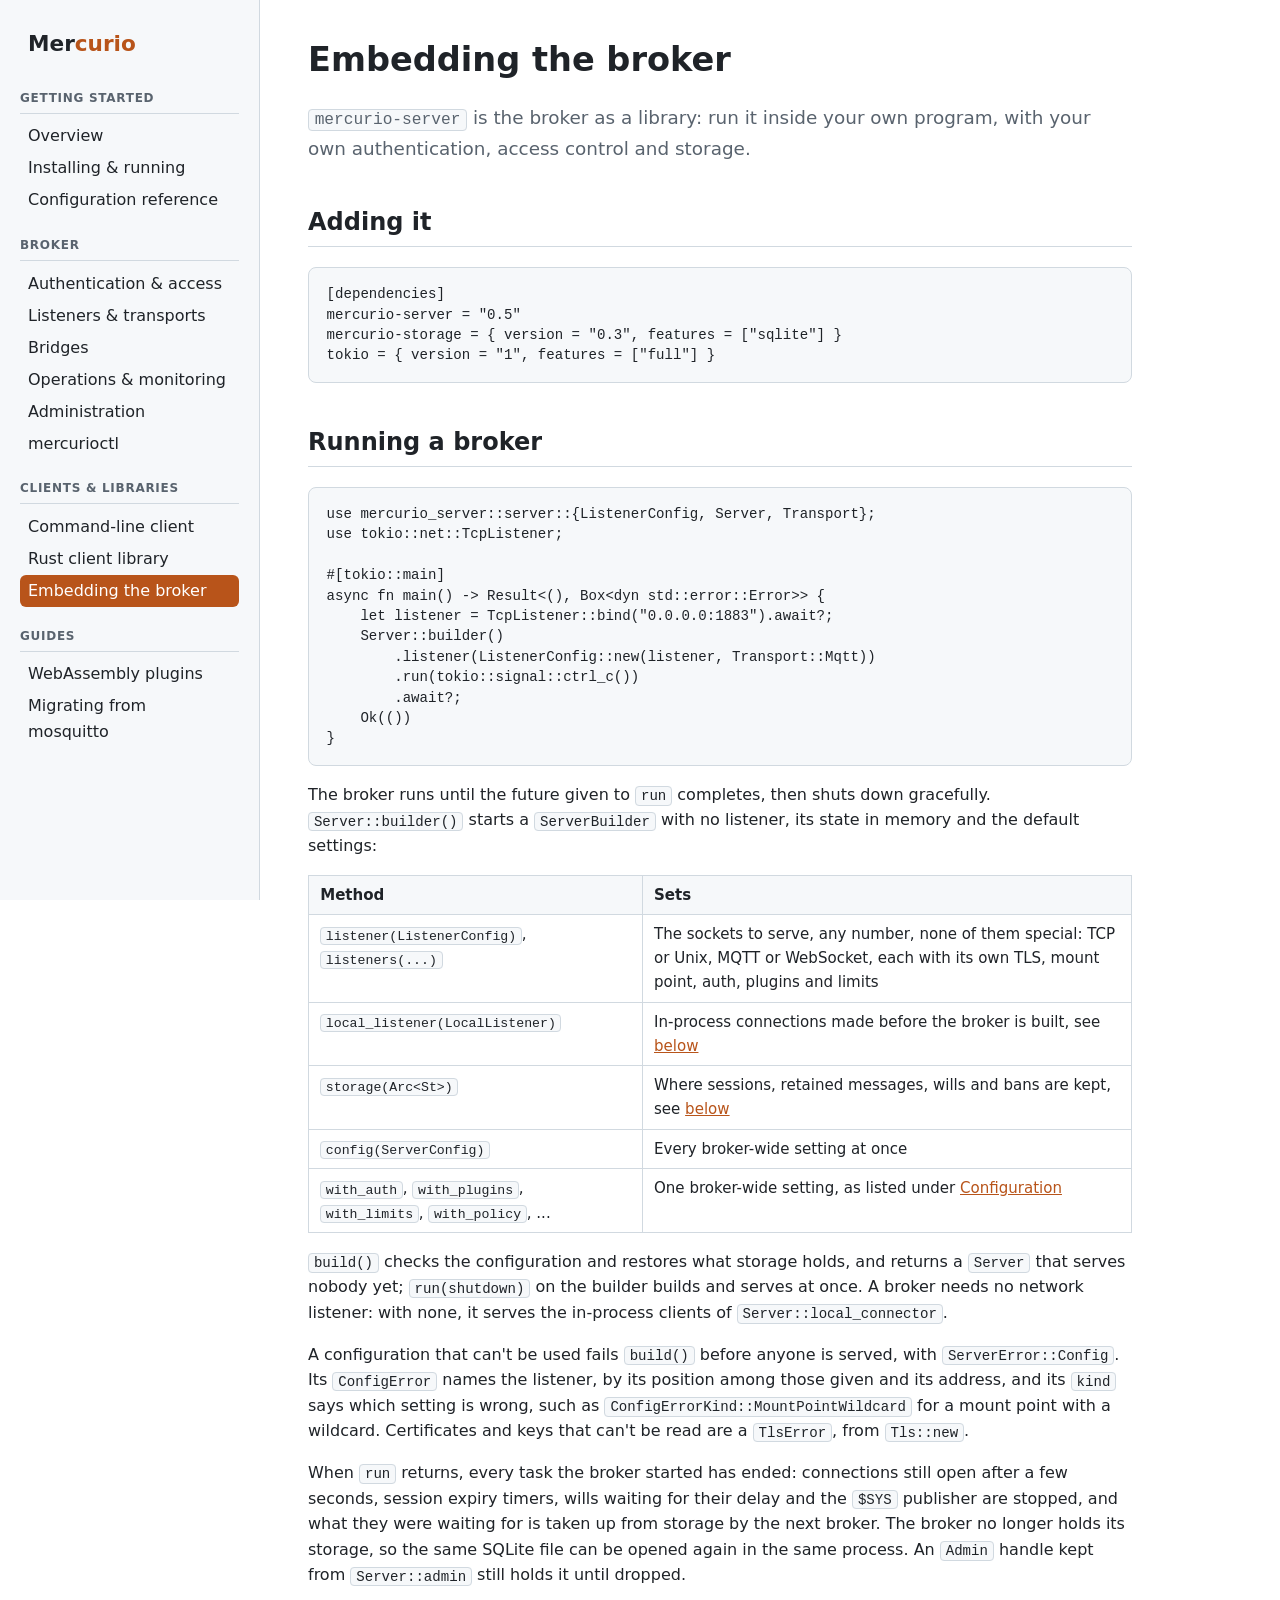
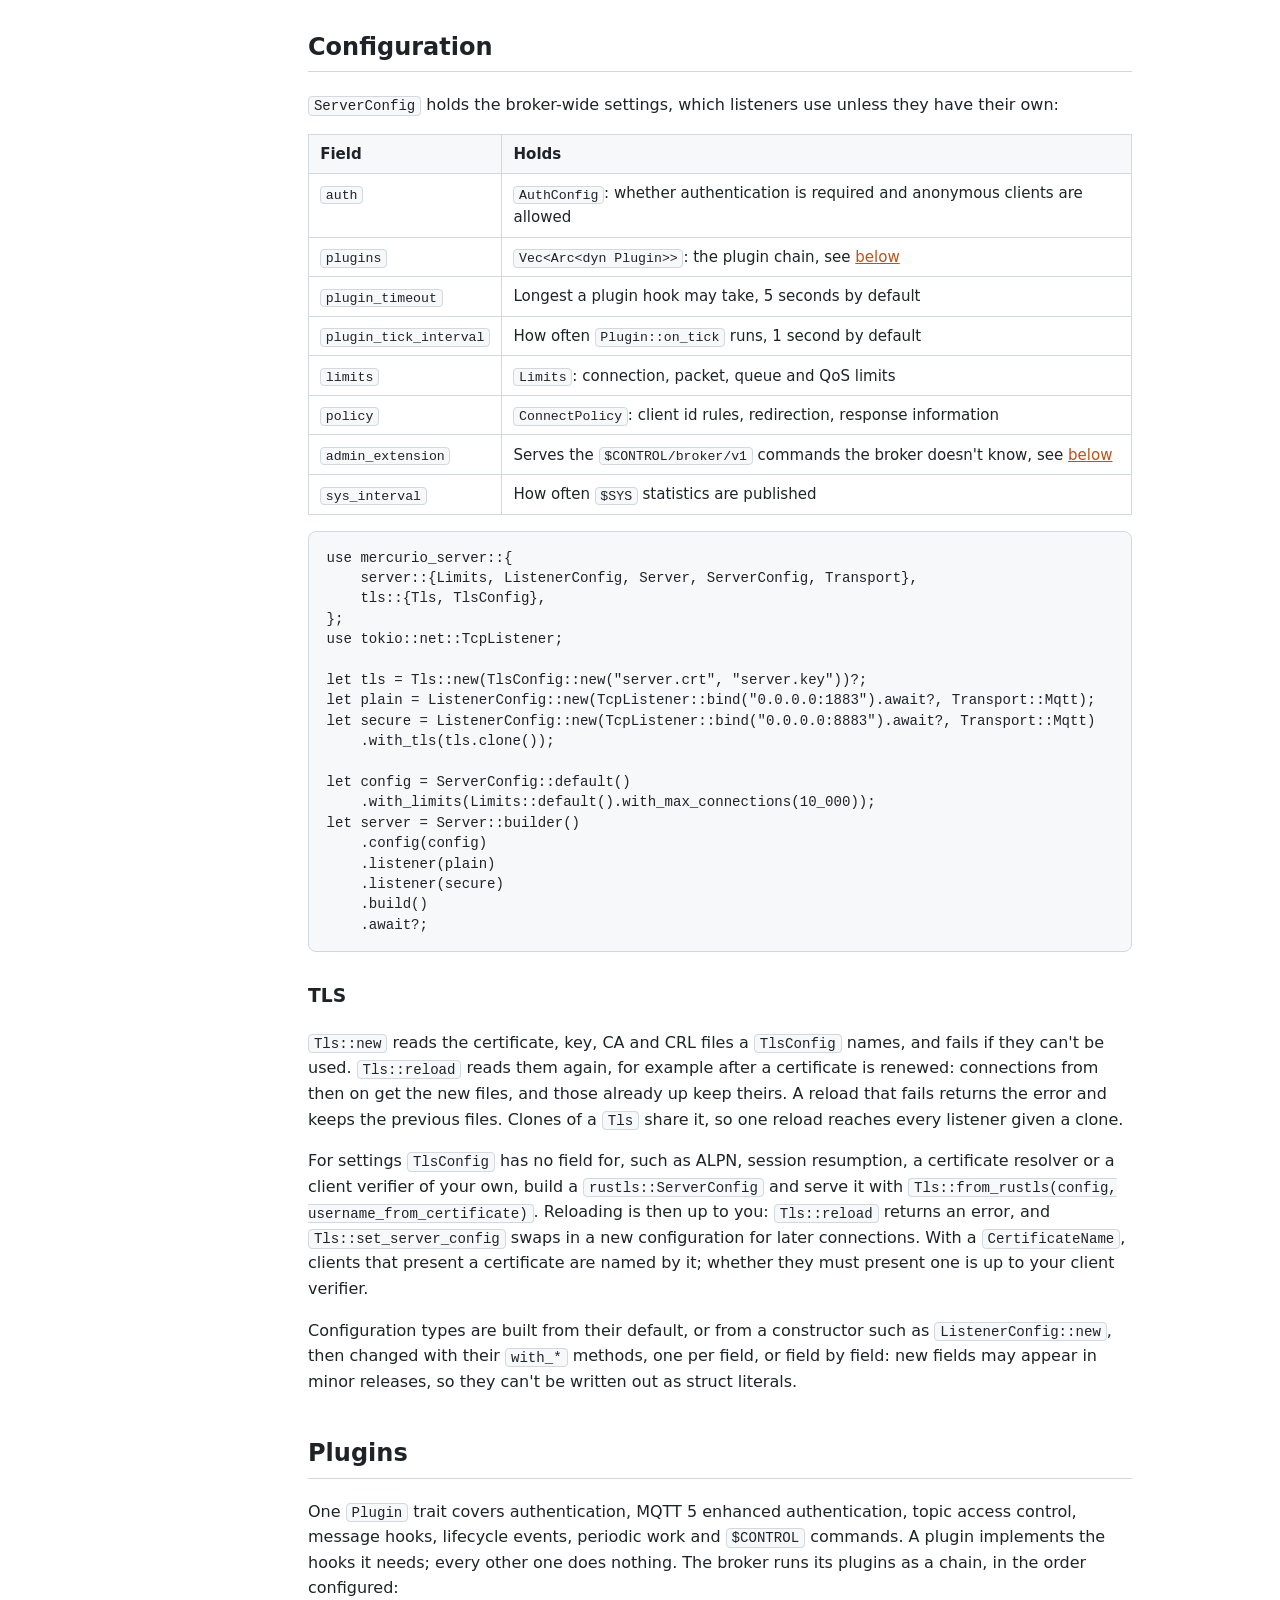
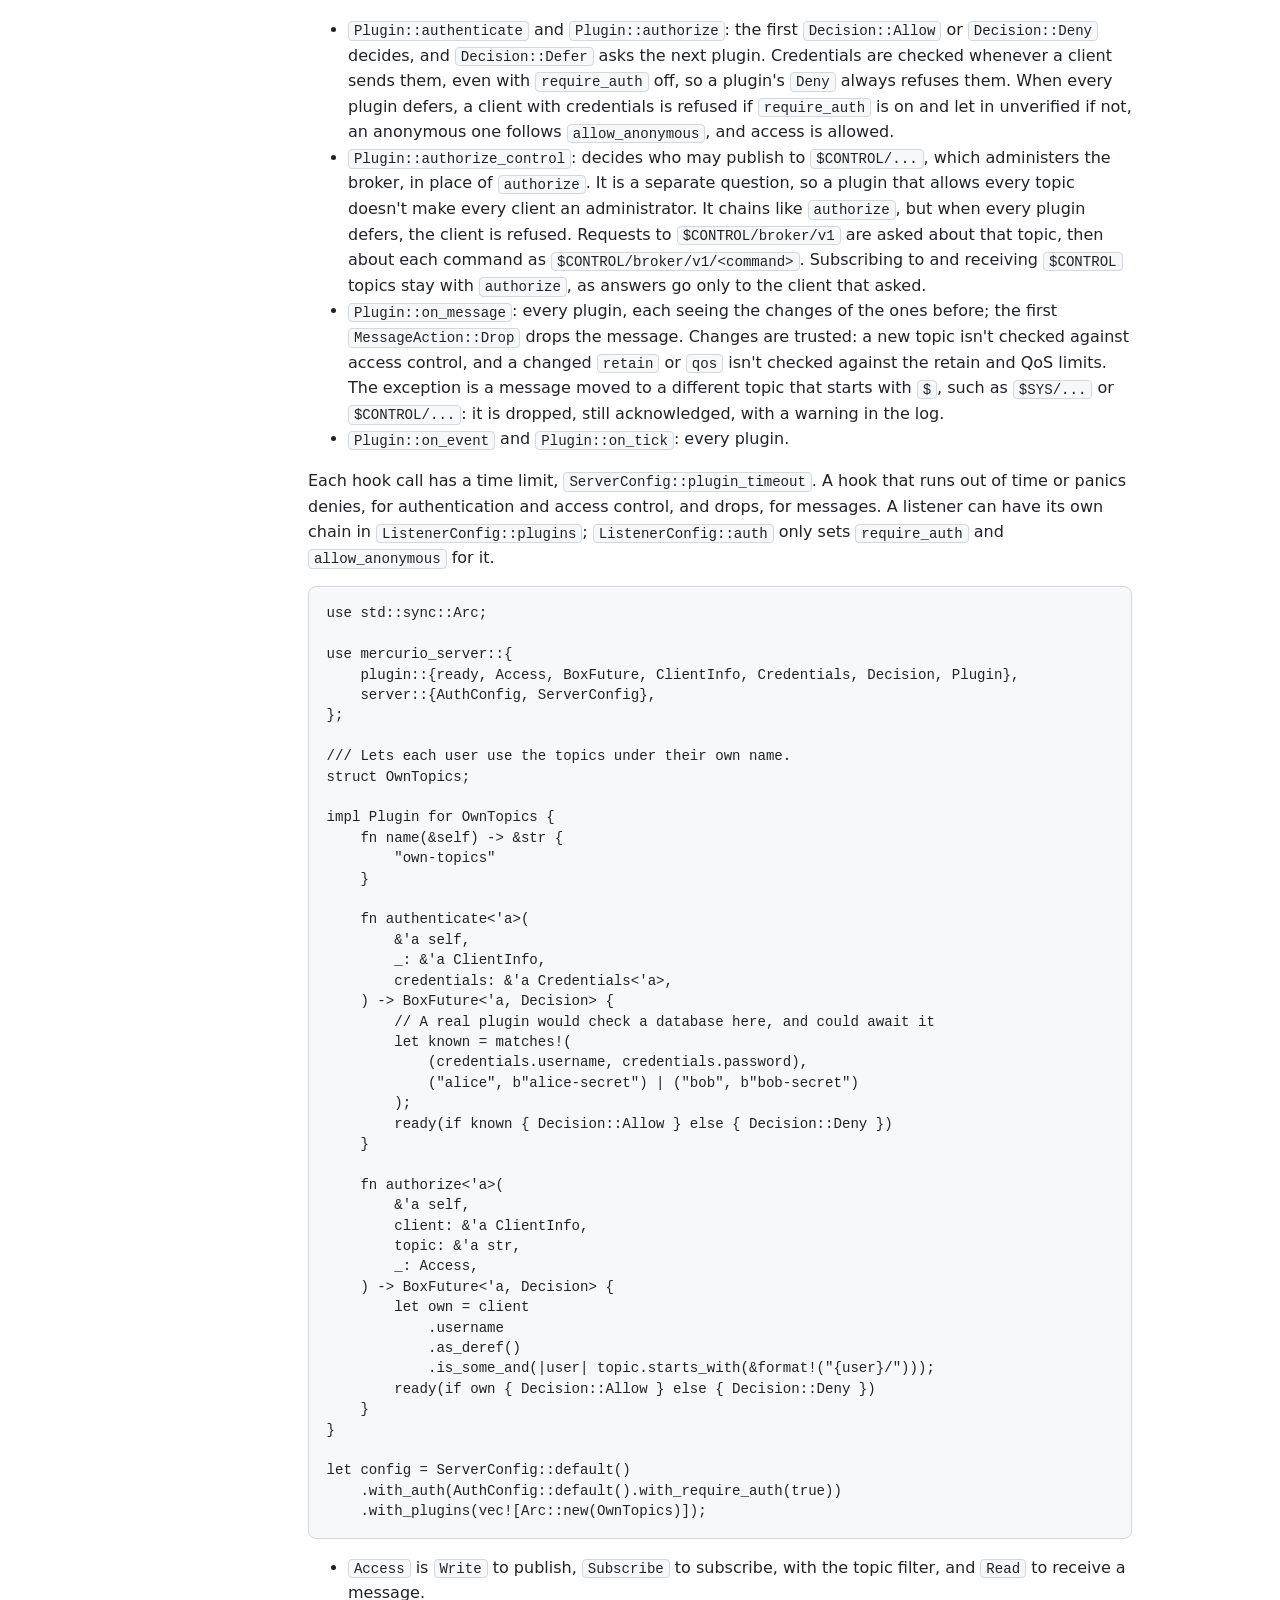
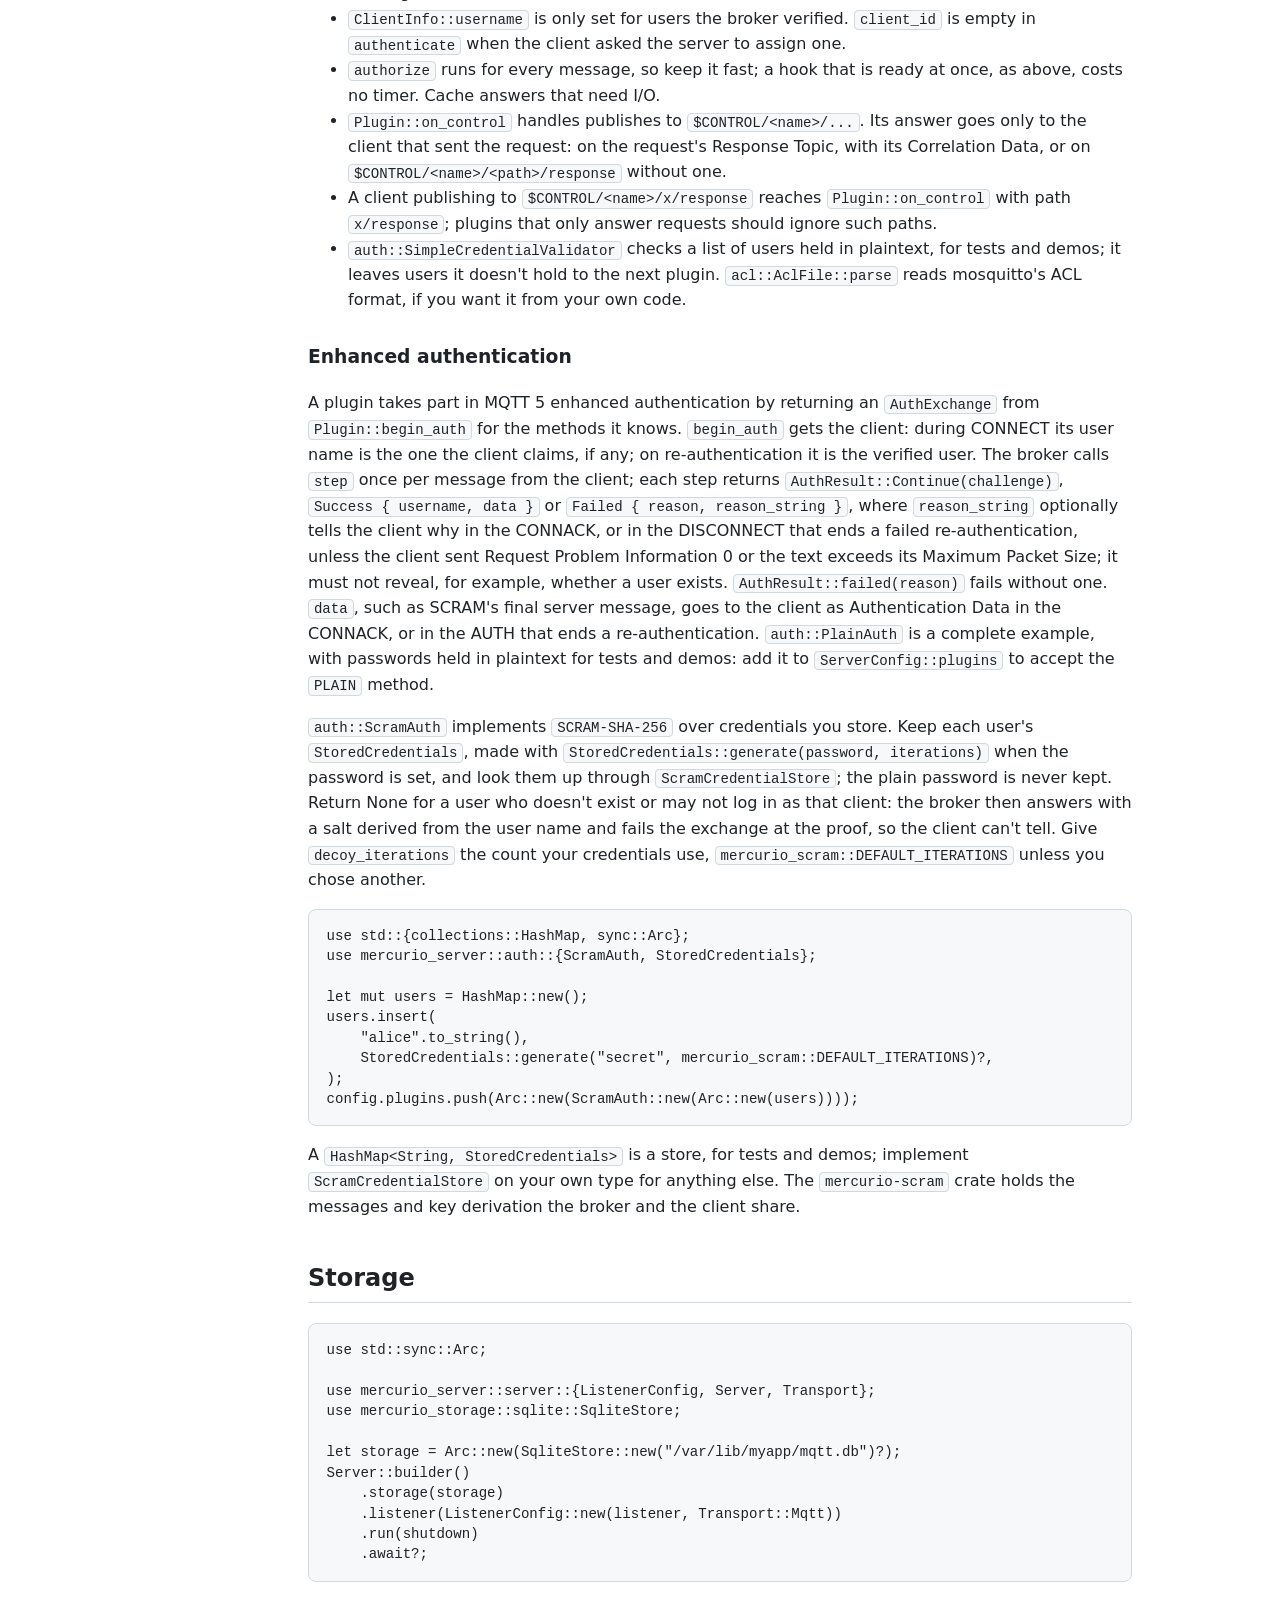
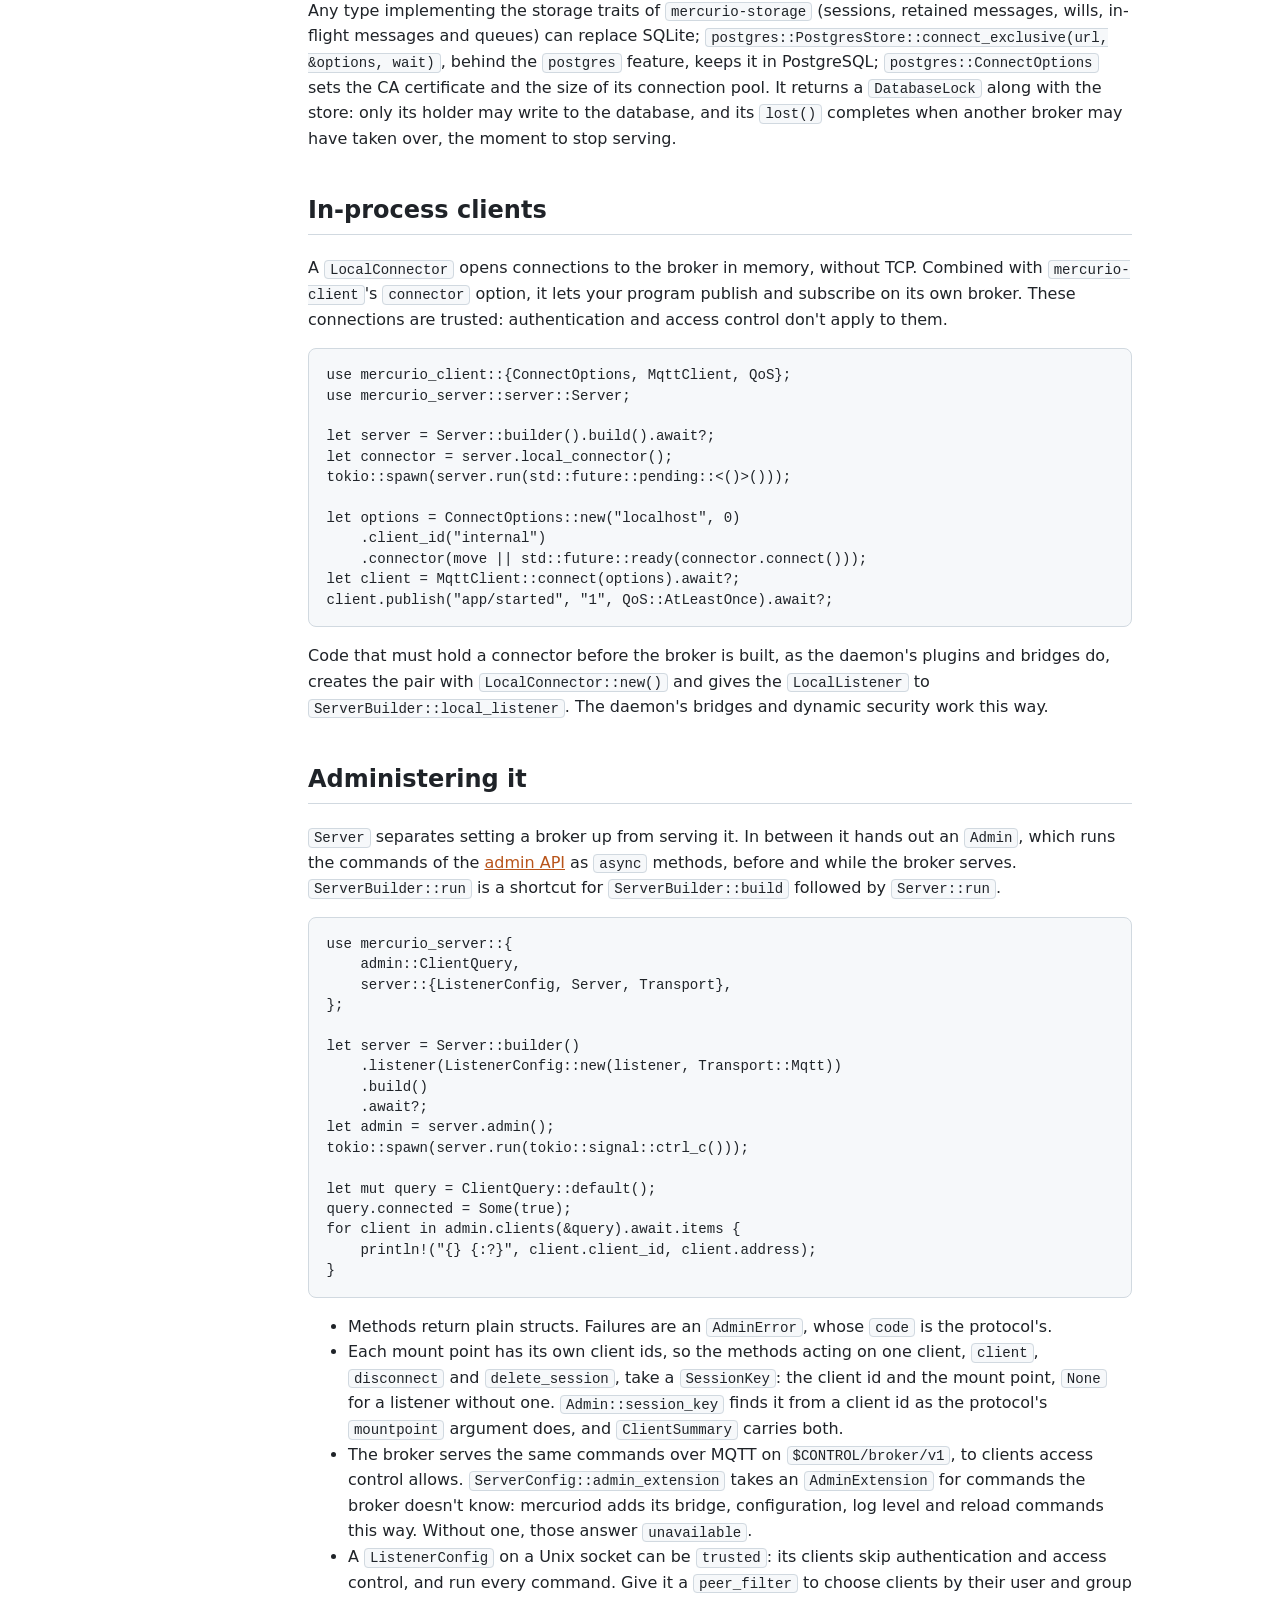
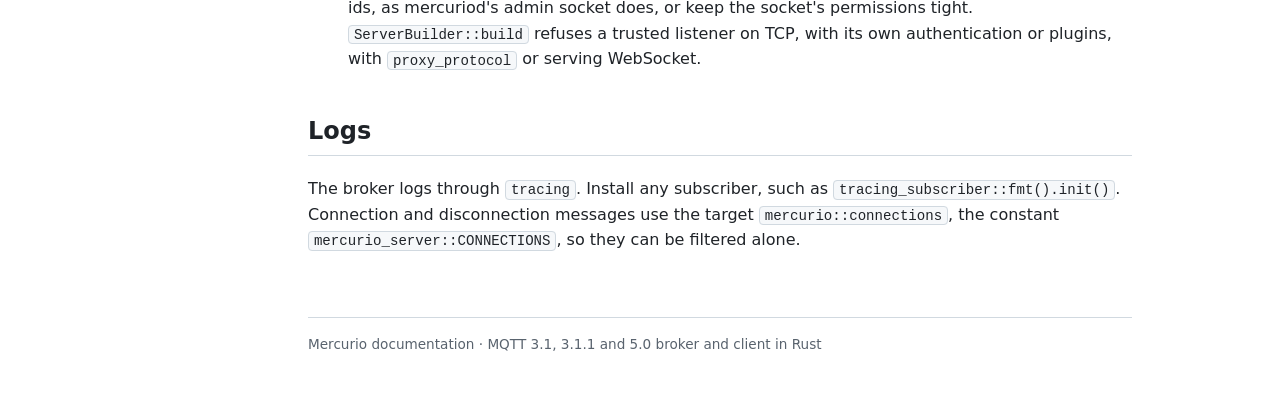
<file: docs/embedding.html>
<!DOCTYPE html>
<html lang="en">
<head>
<meta charset="utf-8">
<meta name="viewport" content="width=device-width, initial-scale=1">
<title>Embedding the broker · Mercurio</title>
<link rel="stylesheet" href="style.css">
</head>
<body>
<nav>
<a class="brand" href="index.html">Mer<span>curio</span></a>
<h2>Getting started</h2>
<ul>
<li><a href="index.html">Overview</a></li>
<li><a href="install.html">Installing &amp; running</a></li>
<li><a href="configuration.html">Configuration reference</a></li>
</ul>
<h2>Broker</h2>
<ul>
<li><a href="security.html">Authentication &amp; access</a></li>
<li><a href="listeners.html">Listeners &amp; transports</a></li>
<li><a href="bridges.html">Bridges</a></li>
<li><a href="operations.html">Operations &amp; monitoring</a></li>
<li><a href="admin.html">Administration</a></li>
<li><a href="mercurioctl.html">mercurioctl</a></li>
</ul>
<h2>Clients &amp; libraries</h2>
<ul>
<li><a href="cli.html">Command-line client</a></li>
<li><a href="client.html">Rust client library</a></li>
<li><a href="embedding.html" aria-current="page">Embedding the broker</a></li>
</ul>
<h2>Guides</h2>
<ul>
<li><a href="plugins.html">WebAssembly plugins</a></li>
<li><a href="migrating.html">Migrating from mosquitto</a></li>
</ul>
</nav>
<main>
<h1>Embedding the broker</h1>
<p class="lead"><code>mercurio-server</code> is the broker as a library: run it inside your own program, with your own authentication, access control and storage.</p>

<h2>Adding it</h2>
<pre>[dependencies]
mercurio-server = "0.5"
mercurio-storage = { version = "0.3", features = ["sqlite"] }
tokio = { version = "1", features = ["full"] }</pre>

<h2>Running a broker</h2>
<pre>use mercurio_server::server::{ListenerConfig, Server, Transport};
use tokio::net::TcpListener;

#[tokio::main]
async fn main() -&gt; Result&lt;(), Box&lt;dyn std::error::Error&gt;&gt; {
    let listener = TcpListener::bind("0.0.0.0:1883").await?;
    Server::builder()
        .listener(ListenerConfig::new(listener, Transport::Mqtt))
        .run(tokio::signal::ctrl_c())
        .await?;
    Ok(())
}</pre>
<p>The broker runs until the future given to <code>run</code> completes, then shuts down gracefully. <code>Server::builder()</code> starts a <code>ServerBuilder</code> with no listener, its state in memory and the default settings:</p>
<table>
<tr><th>Method</th><th>Sets</th></tr>
<tr><td><code>listener(ListenerConfig)</code>, <code>listeners(...)</code></td><td>The sockets to serve, any number, none of them special: TCP or Unix, MQTT or WebSocket, each with its own TLS, mount point, auth, plugins and limits</td></tr>
<tr><td><code>local_listener(LocalListener)</code></td><td>In-process connections made before the broker is built, see <a href="#local">below</a></td></tr>
<tr><td><code>storage(Arc&lt;St&gt;)</code></td><td>Where sessions, retained messages, wills and bans are kept, see <a href="#storage">below</a></td></tr>
<tr><td><code>config(ServerConfig)</code></td><td>Every broker-wide setting at once</td></tr>
<tr><td><code>with_auth</code>, <code>with_plugins</code>, <code>with_limits</code>, <code>with_policy</code>, ...</td><td>One broker-wide setting, as listed under <a href="#configuration">Configuration</a></td></tr>
</table>
<p><code>build()</code> checks the configuration and restores what storage holds, and returns a <code>Server</code> that serves nobody yet; <code>run(shutdown)</code> on the builder builds and serves at once. A broker needs no network listener: with none, it serves the in-process clients of <code>Server::local_connector</code>.</p>
<p>A configuration that can't be used fails <code>build()</code> before anyone is served, with <code>ServerError::Config</code>. Its <code>ConfigError</code> names the listener, by its position among those given and its address, and its <code>kind</code> says which setting is wrong, such as <code>ConfigErrorKind::MountPointWildcard</code> for a mount point with a wildcard. Certificates and keys that can't be read are a <code>TlsError</code>, from <code>Tls::new</code>.</p>
<p>When <code>run</code> returns, every task the broker started has ended: connections still open after a few seconds, session expiry timers, wills waiting for their delay and the <code>$SYS</code> publisher are stopped, and what they were waiting for is taken up from storage by the next broker. The broker no longer holds its storage, so the same SQLite file can be opened again in the same process. An <code>Admin</code> handle kept from <code>Server::admin</code> still holds it until dropped.</p>

<h2 id="configuration">Configuration</h2>
<p><code>ServerConfig</code> holds the broker-wide settings, which listeners use unless they have their own:</p>
<table>
<tr><th>Field</th><th>Holds</th></tr>
<tr><td><code>auth</code></td><td><code>AuthConfig</code>: whether authentication is required and anonymous clients are allowed</td></tr>
<tr><td><code>plugins</code></td><td><code>Vec&lt;Arc&lt;dyn Plugin&gt;&gt;</code>: the plugin chain, see <a href="#auth">below</a></td></tr>
<tr><td><code>plugin_timeout</code></td><td>Longest a plugin hook may take, 5 seconds by default</td></tr>
<tr><td><code>plugin_tick_interval</code></td><td>How often <code>Plugin::on_tick</code> runs, 1 second by default</td></tr>
<tr><td><code>limits</code></td><td><code>Limits</code>: connection, packet, queue and QoS limits</td></tr>
<tr><td><code>policy</code></td><td><code>ConnectPolicy</code>: client id rules, redirection, response information</td></tr>
<tr><td><code>admin_extension</code></td><td>Serves the <code>$CONTROL/broker/v1</code> commands the broker doesn't know, see <a href="#admin">below</a></td></tr>
<tr><td><code>sys_interval</code></td><td>How often <code>$SYS</code> statistics are published</td></tr>
</table>
<pre>use mercurio_server::{
    server::{Limits, ListenerConfig, Server, ServerConfig, Transport},
    tls::{Tls, TlsConfig},
};
use tokio::net::TcpListener;

let tls = Tls::new(TlsConfig::new("server.crt", "server.key"))?;
let plain = ListenerConfig::new(TcpListener::bind("0.0.0.0:1883").await?, Transport::Mqtt);
let secure = ListenerConfig::new(TcpListener::bind("0.0.0.0:8883").await?, Transport::Mqtt)
    .with_tls(tls.clone());

let config = ServerConfig::default()
    .with_limits(Limits::default().with_max_connections(10_000));
let server = Server::builder()
    .config(config)
    .listener(plain)
    .listener(secure)
    .build()
    .await?;</pre>
<h3 id="tls">TLS</h3>
<p><code>Tls::new</code> reads the certificate, key, CA and CRL files a <code>TlsConfig</code> names, and fails if they can't be used. <code>Tls::reload</code> reads them again, for example after a certificate is renewed: connections from then on get the new files, and those already up keep theirs. A reload that fails returns the error and keeps the previous files. Clones of a <code>Tls</code> share it, so one reload reaches every listener given a clone.</p>
<p>For settings <code>TlsConfig</code> has no field for, such as ALPN, session resumption, a certificate resolver or a client verifier of your own, build a <code>rustls::ServerConfig</code> and serve it with <code>Tls::from_rustls(config, username_from_certificate)</code>. Reloading is then up to you: <code>Tls::reload</code> returns an error, and <code>Tls::set_server_config</code> swaps in a new configuration for later connections. With a <code>CertificateName</code>, clients that present a certificate are named by it; whether they must present one is up to your client verifier.</p>
<p>Configuration types are built from their default, or from a constructor such as <code>ListenerConfig::new</code>, then changed with their <code>with_*</code> methods, one per field, or field by field: new fields may appear in minor releases, so they can't be written out as struct literals.</p>

<h2 id="auth">Plugins</h2>
<p>One <code>Plugin</code> trait covers authentication, MQTT 5 enhanced authentication, topic access control, message hooks, lifecycle events, periodic work and <code>$CONTROL</code> commands. A plugin implements the hooks it needs; every other one does nothing. The broker runs its plugins as a chain, in the order configured:</p>
<ul>
<li><code>Plugin::authenticate</code> and <code>Plugin::authorize</code>: the first <code>Decision::Allow</code> or <code>Decision::Deny</code> decides, and <code>Decision::Defer</code> asks the next plugin. Credentials are checked whenever a client sends them, even with <code>require_auth</code> off, so a plugin's <code>Deny</code> always refuses them. When every plugin defers, a client with credentials is refused if <code>require_auth</code> is on and let in unverified if not, an anonymous one follows <code>allow_anonymous</code>, and access is allowed.</li>
<li><code>Plugin::authorize_control</code>: decides who may publish to <code>$CONTROL/...</code>, which administers the broker, in place of <code>authorize</code>. It is a separate question, so a plugin that allows every topic doesn't make every client an administrator. It chains like <code>authorize</code>, but when every plugin defers, the client is refused. Requests to <code>$CONTROL/broker/v1</code> are asked about that topic, then about each command as <code>$CONTROL/broker/v1/&lt;command&gt;</code>. Subscribing to and receiving <code>$CONTROL</code> topics stay with <code>authorize</code>, as answers go only to the client that asked.</li>
<li><code>Plugin::on_message</code>: every plugin, each seeing the changes of the ones before; the first <code>MessageAction::Drop</code> drops the message. Changes are trusted: a new topic isn't checked against access control, and a changed <code>retain</code> or <code>qos</code> isn't checked against the retain and QoS limits. The exception is a message moved to a different topic that starts with <code>$</code>, such as <code>$SYS/...</code> or <code>$CONTROL/...</code>: it is dropped, still acknowledged, with a warning in the log.</li>
<li><code>Plugin::on_event</code> and <code>Plugin::on_tick</code>: every plugin.</li>
</ul>
<p>Each hook call has a time limit, <code>ServerConfig::plugin_timeout</code>. A hook that runs out of time or panics denies, for authentication and access control, and drops, for messages. A listener can have its own chain in <code>ListenerConfig::plugins</code>; <code>ListenerConfig::auth</code> only sets <code>require_auth</code> and <code>allow_anonymous</code> for it.</p>
<pre>use std::sync::Arc;

use mercurio_server::{
    plugin::{ready, Access, BoxFuture, ClientInfo, Credentials, Decision, Plugin},
    server::{AuthConfig, ServerConfig},
};

/// Lets each user use the topics under their own name.
struct OwnTopics;

impl Plugin for OwnTopics {
    fn name(&amp;self) -&gt; &amp;str {
        "own-topics"
    }

    fn authenticate&lt;'a&gt;(
        &amp;'a self,
        _: &amp;'a ClientInfo,
        credentials: &amp;'a Credentials&lt;'a&gt;,
    ) -&gt; BoxFuture&lt;'a, Decision&gt; {
        // A real plugin would check a database here, and could await it
        let known = matches!(
            (credentials.username, credentials.password),
            ("alice", b"alice-secret") | ("bob", b"bob-secret")
        );
        ready(if known { Decision::Allow } else { Decision::Deny })
    }

    fn authorize&lt;'a&gt;(
        &amp;'a self,
        client: &amp;'a ClientInfo,
        topic: &amp;'a str,
        _: Access,
    ) -&gt; BoxFuture&lt;'a, Decision&gt; {
        let own = client
            .username
            .as_deref()
            .is_some_and(|user| topic.starts_with(&amp;format!("{user}/")));
        ready(if own { Decision::Allow } else { Decision::Deny })
    }
}

let config = ServerConfig::default()
    .with_auth(AuthConfig::default().with_require_auth(true))
    .with_plugins(vec![Arc::new(OwnTopics)]);</pre>
<ul>
<li><code>Access</code> is <code>Write</code> to publish, <code>Subscribe</code> to subscribe, with the topic filter, and <code>Read</code> to receive a message.</li>
<li><code>ClientInfo::username</code> is only set for users the broker verified. <code>client_id</code> is empty in <code>authenticate</code> when the client asked the server to assign one.</li>
<li><code>authorize</code> runs for every message, so keep it fast; a hook that is ready at once, as above, costs no timer. Cache answers that need I/O.</li>
<li><code>Plugin::on_control</code> handles publishes to <code>$CONTROL/&lt;name&gt;/...</code>. Its answer goes only to the client that sent the request: on the request's Response Topic, with its Correlation Data, or on <code>$CONTROL/&lt;name&gt;/&lt;path&gt;/response</code> without one.</li>
<li>A client publishing to <code>$CONTROL/&lt;name&gt;/x/response</code> reaches <code>Plugin::on_control</code> with path <code>x/response</code>; plugins that only answer requests should ignore such paths.</li>
<li><code>auth::SimpleCredentialValidator</code> checks a list of users held in plaintext, for tests and demos; it leaves users it doesn't hold to the next plugin. <code>acl::AclFile::parse</code> reads mosquitto's ACL format, if you want it from your own code.</li>
</ul>

<h3>Enhanced authentication</h3>
<p>A plugin takes part in MQTT 5 enhanced authentication by returning an <code>AuthExchange</code> from <code>Plugin::begin_auth</code> for the methods it knows. <code>begin_auth</code> gets the client: during CONNECT its user name is the one the client claims, if any; on re-authentication it is the verified user. The broker calls <code>step</code> once per message from the client; each step returns <code>AuthResult::Continue(challenge)</code>, <code>Success { username, data }</code> or <code>Failed { reason, reason_string }</code>, where <code>reason_string</code> optionally tells the client why in the CONNACK, or in the DISCONNECT that ends a failed re-authentication, unless the client sent Request Problem Information 0 or the text exceeds its Maximum Packet Size; it must not reveal, for example, whether a user exists. <code>AuthResult::failed(reason)</code> fails without one. <code>data</code>, such as SCRAM's final server message, goes to the client as Authentication Data in the CONNACK, or in the AUTH that ends a re-authentication. <code>auth::PlainAuth</code> is a complete example, with passwords held in plaintext for tests and demos: add it to <code>ServerConfig::plugins</code> to accept the <code>PLAIN</code> method.</p>
<p><code>auth::ScramAuth</code> implements <code>SCRAM-SHA-256</code> over credentials you store. Keep each user's <code>StoredCredentials</code>, made with <code>StoredCredentials::generate(password, iterations)</code> when the password is set, and look them up through <code>ScramCredentialStore</code>; the plain password is never kept. Return None for a user who doesn't exist or may not log in as that client: the broker then answers with a salt derived from the user name and fails the exchange at the proof, so the client can't tell. Give <code>decoy_iterations</code> the count your credentials use, <code>mercurio_scram::DEFAULT_ITERATIONS</code> unless you chose another.</p>
<pre>use std::{collections::HashMap, sync::Arc};
use mercurio_server::auth::{ScramAuth, StoredCredentials};

let mut users = HashMap::new();
users.insert(
    "alice".to_string(),
    StoredCredentials::generate("secret", mercurio_scram::DEFAULT_ITERATIONS)?,
);
config.plugins.push(Arc::new(ScramAuth::new(Arc::new(users))));</pre>
<p>A <code>HashMap&lt;String, StoredCredentials&gt;</code> is a store, for tests and demos; implement <code>ScramCredentialStore</code> on your own type for anything else. The <code>mercurio-scram</code> crate holds the messages and key derivation the broker and the client share.</p>

<h2 id="storage">Storage</h2>
<pre>use std::sync::Arc;

use mercurio_server::server::{ListenerConfig, Server, Transport};
use mercurio_storage::sqlite::SqliteStore;

let storage = Arc::new(SqliteStore::new("/var/lib/myapp/mqtt.db")?);
Server::builder()
    .storage(storage)
    .listener(ListenerConfig::new(listener, Transport::Mqtt))
    .run(shutdown)
    .await?;</pre>
<p>Any type implementing the storage traits of <code>mercurio-storage</code> (sessions, retained messages, wills, in-flight messages and queues) can replace SQLite; <code>postgres::PostgresStore::connect_exclusive(url, &amp;options, wait)</code>, behind the <code>postgres</code> feature, keeps it in PostgreSQL; <code>postgres::ConnectOptions</code> sets the CA certificate and the size of its connection pool. It returns a <code>DatabaseLock</code> along with the store: only its holder may write to the database, and its <code>lost()</code> completes when another broker may have taken over, the moment to stop serving.</p>

<h2 id="local">In-process clients</h2>
<p>A <code>LocalConnector</code> opens connections to the broker in memory, without TCP. Combined with <code>mercurio-client</code>'s <code>connector</code> option, it lets your program publish and subscribe on its own broker. These connections are trusted: authentication and access control don't apply to them.</p>
<pre>use mercurio_client::{ConnectOptions, MqttClient, QoS};
use mercurio_server::server::Server;

let server = Server::builder().build().await?;
let connector = server.local_connector();
tokio::spawn(server.run(std::future::pending::&lt;()&gt;()));

let options = ConnectOptions::new("localhost", 0)
    .client_id("internal")
    .connector(move || std::future::ready(connector.connect()));
let client = MqttClient::connect(options).await?;
client.publish("app/started", "1", QoS::AtLeastOnce).await?;</pre>
<p>Code that must hold a connector before the broker is built, as the daemon's plugins and bridges do, creates the pair with <code>LocalConnector::new()</code> and gives the <code>LocalListener</code> to <code>ServerBuilder::local_listener</code>. The daemon's bridges and dynamic security work this way.</p>

<h2 id="admin">Administering it</h2>
<p><code>Server</code> separates setting a broker up from serving it. In between it hands out an <code>Admin</code>, which runs the commands of the <a href="admin.html">admin API</a> as <code>async</code> methods, before and while the broker serves. <code>ServerBuilder::run</code> is a shortcut for <code>ServerBuilder::build</code> followed by <code>Server::run</code>.</p>
<pre>use mercurio_server::{
    admin::ClientQuery,
    server::{ListenerConfig, Server, Transport},
};

let server = Server::builder()
    .listener(ListenerConfig::new(listener, Transport::Mqtt))
    .build()
    .await?;
let admin = server.admin();
tokio::spawn(server.run(tokio::signal::ctrl_c()));

let mut query = ClientQuery::default();
query.connected = Some(true);
for client in admin.clients(&amp;query).await.items {
    println!("{} {:?}", client.client_id, client.address);
}</pre>
<ul>
<li>Methods return plain structs. Failures are an <code>AdminError</code>, whose <code>code</code> is the protocol's.</li>
<li>Each mount point has its own client ids, so the methods acting on one client, <code>client</code>, <code>disconnect</code> and <code>delete_session</code>, take a <code>SessionKey</code>: the client id and the mount point, <code>None</code> for a listener without one. <code>Admin::session_key</code> finds it from a client id as the protocol's <code>mountpoint</code> argument does, and <code>ClientSummary</code> carries both.</li>
<li>The broker serves the same commands over MQTT on <code>$CONTROL/broker/v1</code>, to clients access control allows. <code>ServerConfig::admin_extension</code> takes an <code>AdminExtension</code> for commands the broker doesn't know: mercuriod adds its bridge, configuration, log level and reload commands this way. Without one, those answer <code>unavailable</code>.</li>
<li>A <code>ListenerConfig</code> on a Unix socket can be <code>trusted</code>: its clients skip authentication and access control, and run every command. Give it a <code>peer_filter</code> to choose clients by their user and group ids, as mercuriod's admin socket does, or keep the socket's permissions tight. <code>ServerBuilder::build</code> refuses a trusted listener on TCP, with its own authentication or plugins, with <code>proxy_protocol</code> or serving WebSocket.</li>
</ul>

<h2>Logs</h2>
<p>The broker logs through <code>tracing</code>. Install any subscriber, such as <code>tracing_subscriber::fmt().init()</code>. Connection and disconnection messages use the target <code>mercurio::connections</code>, the constant <code>mercurio_server::CONNECTIONS</code>, so they can be filtered alone.</p>
<footer>Mercurio documentation · MQTT 3.1, 3.1.1 and 5.0 broker and client in Rust</footer>
</main>
</body>
</html>
</file>
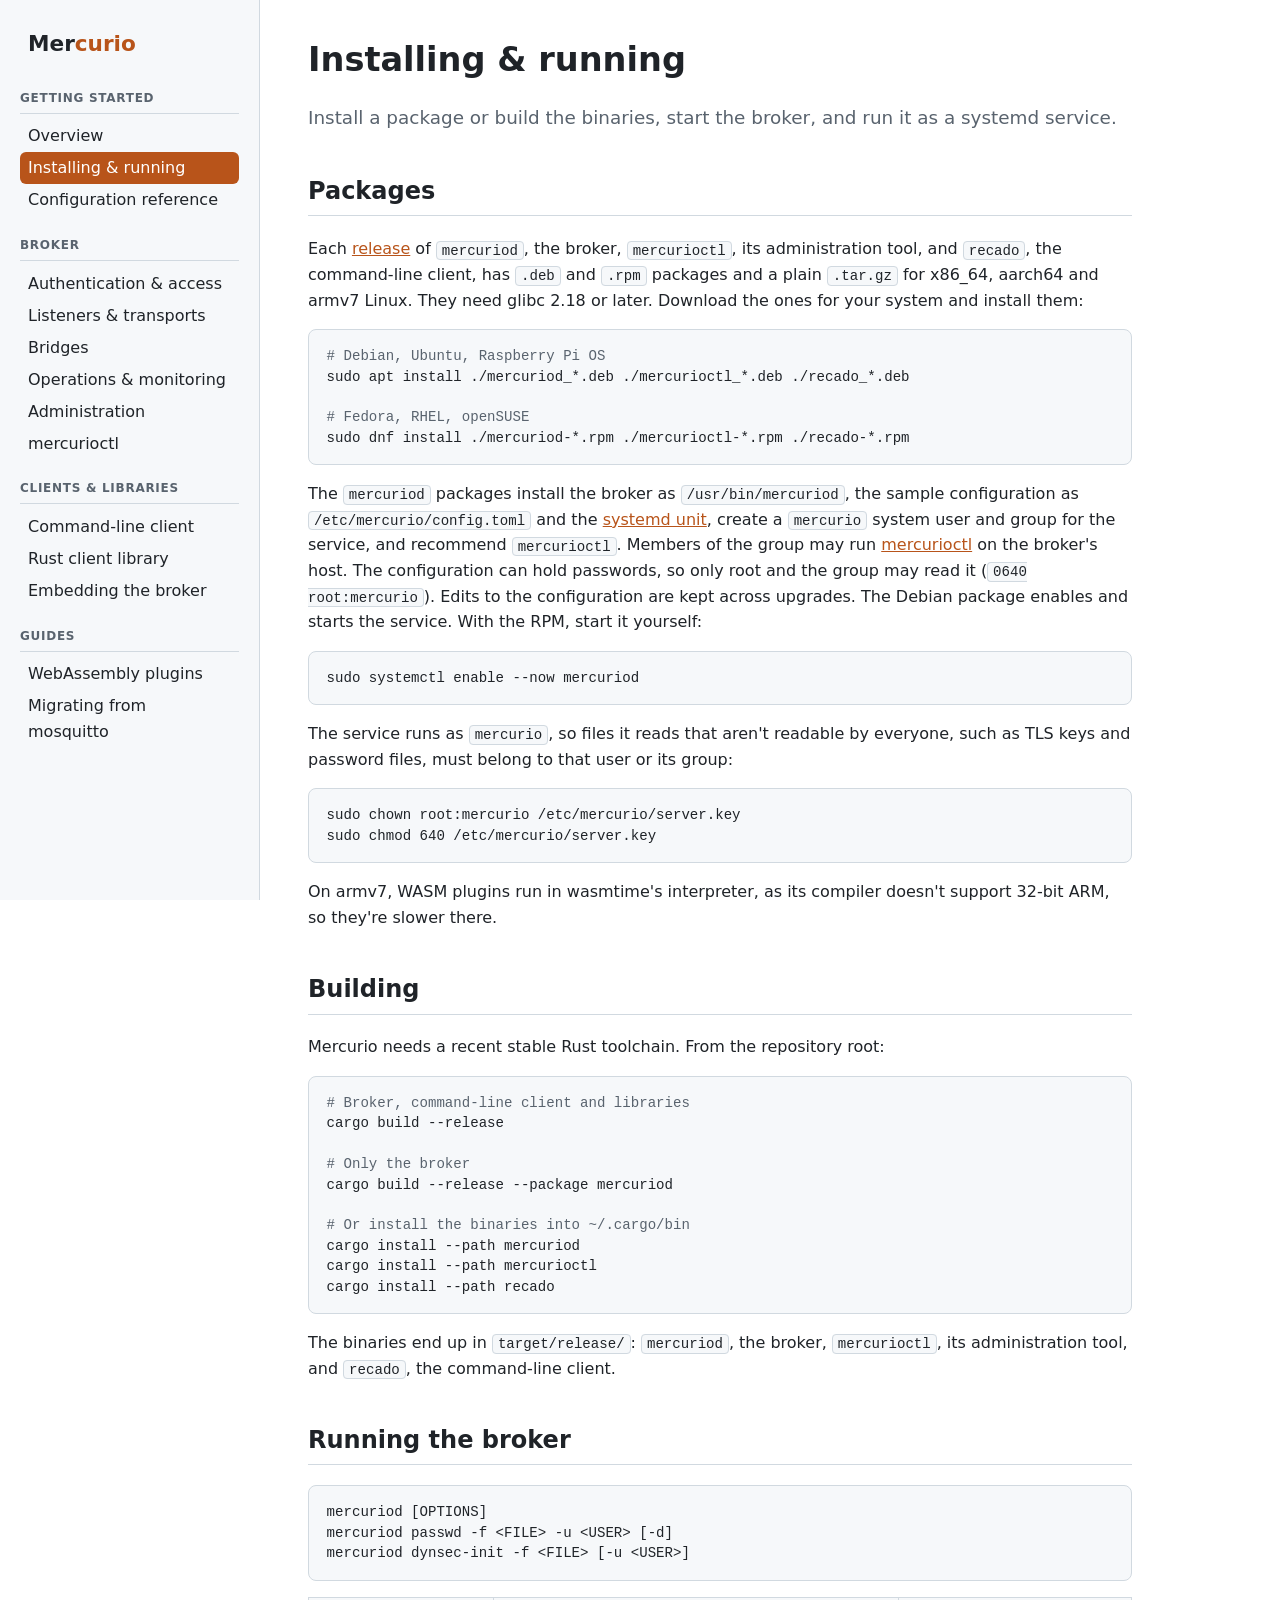
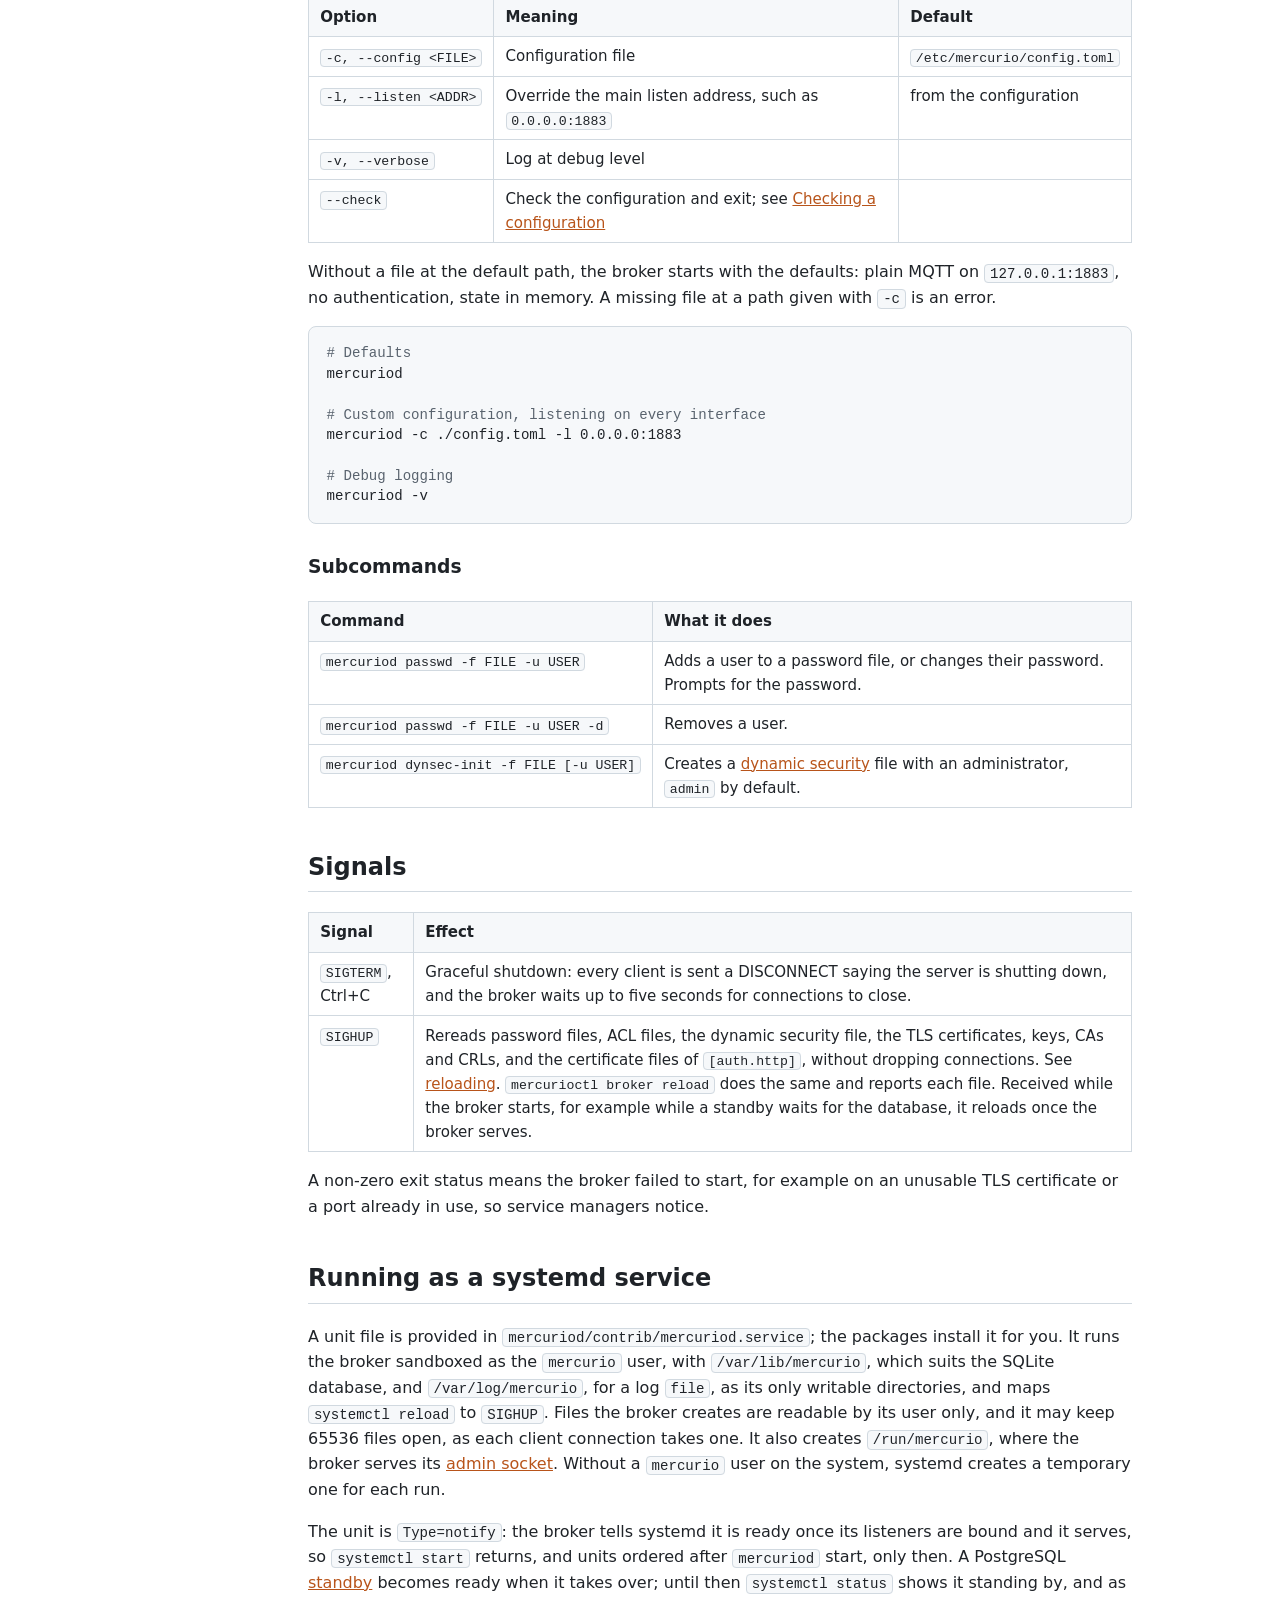
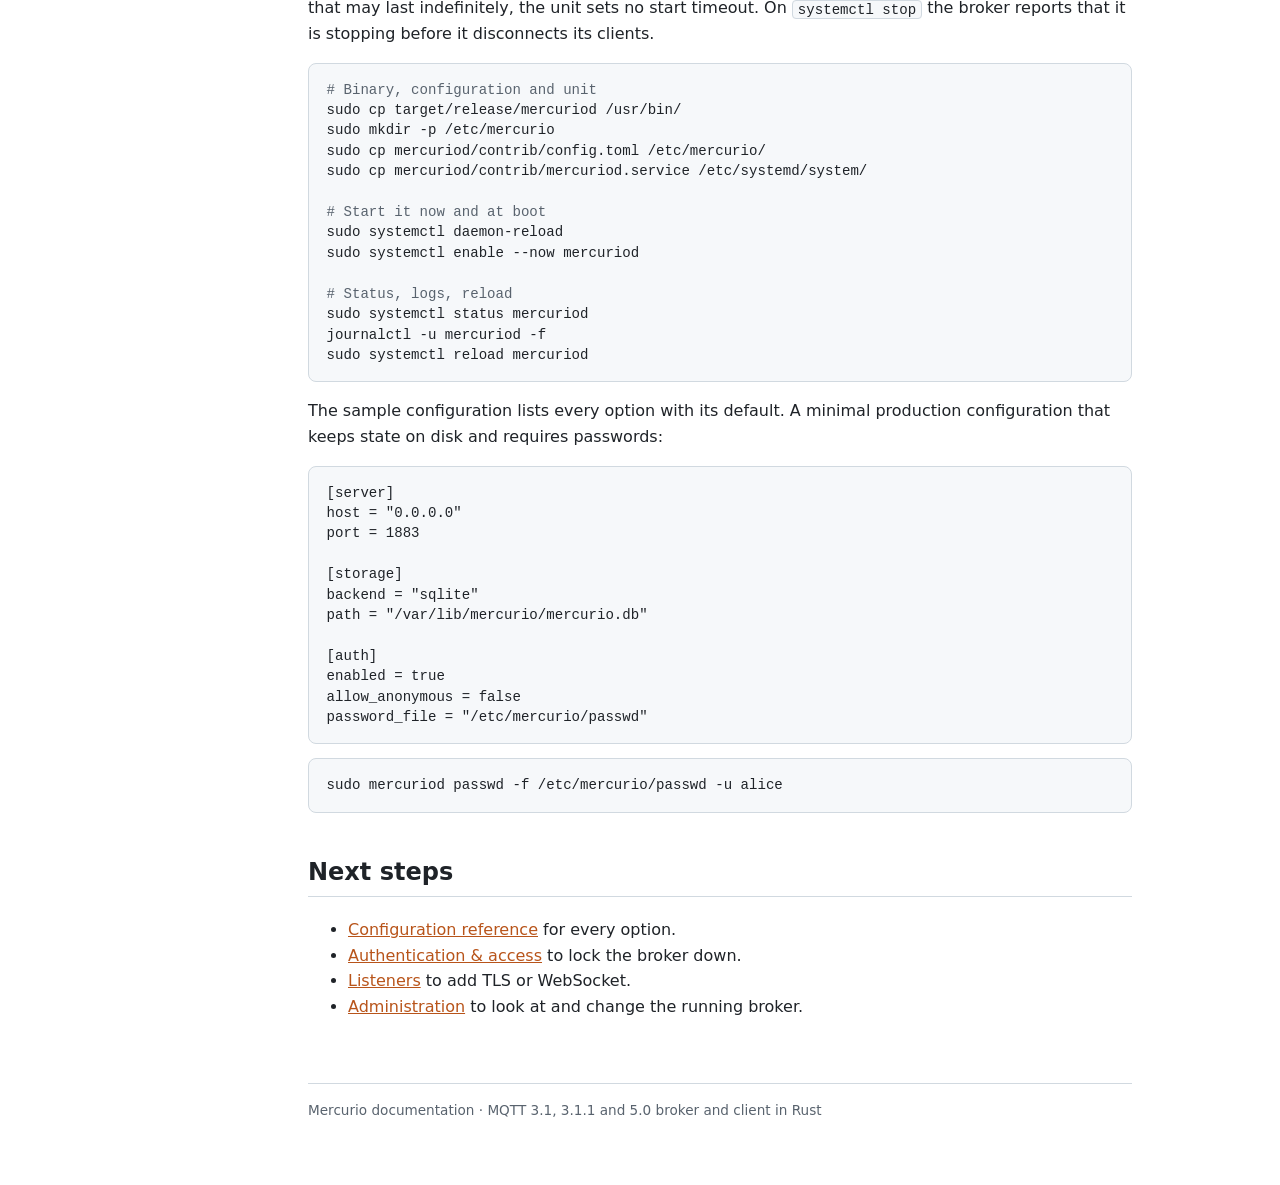
<file: docs/install.html>
<!DOCTYPE html>
<html lang="en">
<head>
<meta charset="utf-8">
<meta name="viewport" content="width=device-width, initial-scale=1">
<title>Installing &amp; running · Mercurio</title>
<link rel="stylesheet" href="style.css">
</head>
<body>
<nav>
<a class="brand" href="index.html">Mer<span>curio</span></a>
<h2>Getting started</h2>
<ul>
<li><a href="index.html">Overview</a></li>
<li><a href="install.html" aria-current="page">Installing &amp; running</a></li>
<li><a href="configuration.html">Configuration reference</a></li>
</ul>
<h2>Broker</h2>
<ul>
<li><a href="security.html">Authentication &amp; access</a></li>
<li><a href="listeners.html">Listeners &amp; transports</a></li>
<li><a href="bridges.html">Bridges</a></li>
<li><a href="operations.html">Operations &amp; monitoring</a></li>
<li><a href="admin.html">Administration</a></li>
<li><a href="mercurioctl.html">mercurioctl</a></li>
</ul>
<h2>Clients &amp; libraries</h2>
<ul>
<li><a href="cli.html">Command-line client</a></li>
<li><a href="client.html">Rust client library</a></li>
<li><a href="embedding.html">Embedding the broker</a></li>
</ul>
<h2>Guides</h2>
<ul>
<li><a href="plugins.html">WebAssembly plugins</a></li>
<li><a href="migrating.html">Migrating from mosquitto</a></li>
</ul>
</nav>
<main>
<h1>Installing &amp; running</h1>
<p class="lead">Install a package or build the binaries, start the broker, and run it as a systemd service.</p>

<h2>Packages</h2>
<p>Each <a href="https://github.com/frenzox/mercurio/releases">release</a> of <code>mercuriod</code>, the broker, <code>mercurioctl</code>, its administration tool, and <code>recado</code>, the command-line client, has <code>.deb</code> and <code>.rpm</code> packages and a plain <code>.tar.gz</code> for x86_64, aarch64 and armv7 Linux. They need glibc 2.18 or later. Download the ones for your system and install them:</p>
<pre><span class="comment"># Debian, Ubuntu, Raspberry Pi OS</span>
sudo apt install ./mercuriod_*.deb ./mercurioctl_*.deb ./recado_*.deb

<span class="comment"># Fedora, RHEL, openSUSE</span>
sudo dnf install ./mercuriod-*.rpm ./mercurioctl-*.rpm ./recado-*.rpm</pre>
<p>The <code>mercuriod</code> packages install the broker as <code>/usr/bin/mercuriod</code>, the sample configuration as <code>/etc/mercurio/config.toml</code> and the <a href="#systemd">systemd unit</a>, create a <code>mercurio</code> system user and group for the service, and recommend <code>mercurioctl</code>. Members of the group may run <a href="mercurioctl.html">mercurioctl</a> on the broker's host. The configuration can hold passwords, so only root and the group may read it (<code>0640 root:mercurio</code>). Edits to the configuration are kept across upgrades. The Debian package enables and starts the service. With the RPM, start it yourself:</p>
<pre>sudo systemctl enable --now mercuriod</pre>
<p>The service runs as <code>mercurio</code>, so files it reads that aren't readable by everyone, such as TLS keys and password files, must belong to that user or its group:</p>
<pre>sudo chown root:mercurio /etc/mercurio/server.key
sudo chmod 640 /etc/mercurio/server.key</pre>
<p>On armv7, WASM plugins run in wasmtime's interpreter, as its compiler doesn't support 32-bit ARM, so they're slower there.</p>

<h2>Building</h2>
<p>Mercurio needs a recent stable Rust toolchain. From the repository root:</p>
<pre><span class="comment"># Broker, command-line client and libraries</span>
cargo build --release

<span class="comment"># Only the broker</span>
cargo build --release --package mercuriod

<span class="comment"># Or install the binaries into ~/.cargo/bin</span>
cargo install --path mercuriod
cargo install --path mercurioctl
cargo install --path recado</pre>
<p>The binaries end up in <code>target/release/</code>: <code>mercuriod</code>, the broker, <code>mercurioctl</code>, its administration tool, and <code>recado</code>, the command-line client.</p>

<h2>Running the broker</h2>
<pre>mercuriod [OPTIONS]
mercuriod passwd -f &lt;FILE&gt; -u &lt;USER&gt; [-d]
mercuriod dynsec-init -f &lt;FILE&gt; [-u &lt;USER&gt;]</pre>
<table>
<tr><th>Option</th><th>Meaning</th><th>Default</th></tr>
<tr><td><code>-c, --config &lt;FILE&gt;</code></td><td>Configuration file</td><td><code>/etc/mercurio/config.toml</code></td></tr>
<tr><td><code>-l, --listen &lt;ADDR&gt;</code></td><td>Override the main listen address, such as <code>0.0.0.0:1883</code></td><td>from the configuration</td></tr>
<tr><td><code>-v, --verbose</code></td><td>Log at debug level</td><td></td></tr>
<tr><td><code>--check</code></td><td>Check the configuration and exit; see <a href="configuration.html#check">Checking a configuration</a></td><td></td></tr>
</table>
<p>Without a file at the default path, the broker starts with the defaults: plain MQTT on <code>127.0.0.1:1883</code>, no authentication, state in memory. A missing file at a path given with <code>-c</code> is an error.</p>
<pre><span class="comment"># Defaults</span>
mercuriod

<span class="comment"># Custom configuration, listening on every interface</span>
mercuriod -c ./config.toml -l 0.0.0.0:1883

<span class="comment"># Debug logging</span>
mercuriod -v</pre>

<h3>Subcommands</h3>
<table>
<tr><th>Command</th><th>What it does</th></tr>
<tr><td><code>mercuriod passwd -f FILE -u USER</code></td><td>Adds a user to a password file, or changes their password. Prompts for the password.</td></tr>
<tr><td><code>mercuriod passwd -f FILE -u USER -d</code></td><td>Removes a user.</td></tr>
<tr><td><code>mercuriod dynsec-init -f FILE [-u USER]</code></td><td>Creates a <a href="security.html#dynamic-security">dynamic security</a> file with an administrator, <code>admin</code> by default.</td></tr>
</table>

<h2>Signals</h2>
<table>
<tr><th>Signal</th><th>Effect</th></tr>
<tr><td><code>SIGTERM</code>, Ctrl+C</td><td>Graceful shutdown: every client is sent a DISCONNECT saying the server is shutting down, and the broker waits up to five seconds for connections to close.</td></tr>
<tr><td><code>SIGHUP</code></td><td>Rereads password files, ACL files, the dynamic security file, the TLS certificates, keys, CAs and CRLs, and the certificate files of <code>[auth.http]</code>, without dropping connections. See <a href="security.html#reloading">reloading</a>. <code>mercurioctl broker reload</code> does the same and reports each file. Received while the broker starts, for example while a standby waits for the database, it reloads once the broker serves.</td></tr>
</table>
<p>A non-zero exit status means the broker failed to start, for example on an unusable TLS certificate or a port already in use, so service managers notice.</p>

<h2 id="systemd">Running as a systemd service</h2>
<p>A unit file is provided in <code>mercuriod/contrib/mercuriod.service</code>; the packages install it for you. It runs the broker sandboxed as the <code>mercurio</code> user, with <code>/var/lib/mercurio</code>, which suits the SQLite database, and <code>/var/log/mercurio</code>, for a log <code>file</code>, as its only writable directories, and maps <code>systemctl reload</code> to <code>SIGHUP</code>. Files the broker creates are readable by its user only, and it may keep 65536 files open, as each client connection takes one. It also creates <code>/run/mercurio</code>, where the broker serves its <a href="admin.html#socket">admin socket</a>. Without a <code>mercurio</code> user on the system, systemd creates a temporary one for each run.</p>
<p>The unit is <code>Type=notify</code>: the broker tells systemd it is ready once its listeners are bound and it serves, so <code>systemctl start</code> returns, and units ordered after <code>mercuriod</code> start, only then. A PostgreSQL <a href="operations.html#persistence">standby</a> becomes ready when it takes over; until then <code>systemctl status</code> shows it standing by, and as that may last indefinitely, the unit sets no start timeout. On <code>systemctl stop</code> the broker reports that it is stopping before it disconnects its clients.</p>
<pre><span class="comment"># Binary, configuration and unit</span>
sudo cp target/release/mercuriod /usr/bin/
sudo mkdir -p /etc/mercurio
sudo cp mercuriod/contrib/config.toml /etc/mercurio/
sudo cp mercuriod/contrib/mercuriod.service /etc/systemd/system/

<span class="comment"># Start it now and at boot</span>
sudo systemctl daemon-reload
sudo systemctl enable --now mercuriod

<span class="comment"># Status, logs, reload</span>
sudo systemctl status mercuriod
journalctl -u mercuriod -f
sudo systemctl reload mercuriod</pre>
<p>The sample configuration lists every option with its default. A minimal production configuration that keeps state on disk and requires passwords:</p>
<pre>[server]
host = "0.0.0.0"
port = 1883

[storage]
backend = "sqlite"
path = "/var/lib/mercurio/mercurio.db"

[auth]
enabled = true
allow_anonymous = false
password_file = "/etc/mercurio/passwd"</pre>
<pre>sudo mercuriod passwd -f /etc/mercurio/passwd -u alice</pre>

<h2>Next steps</h2>
<ul>
<li><a href="configuration.html">Configuration reference</a> for every option.</li>
<li><a href="security.html">Authentication &amp; access</a> to lock the broker down.</li>
<li><a href="listeners.html">Listeners</a> to add TLS or WebSocket.</li>
<li><a href="admin.html">Administration</a> to look at and change the running broker.</li>
</ul>
<footer>Mercurio documentation · MQTT 3.1, 3.1.1 and 5.0 broker and client in Rust</footer>
</main>
</body>
</html>
</file>
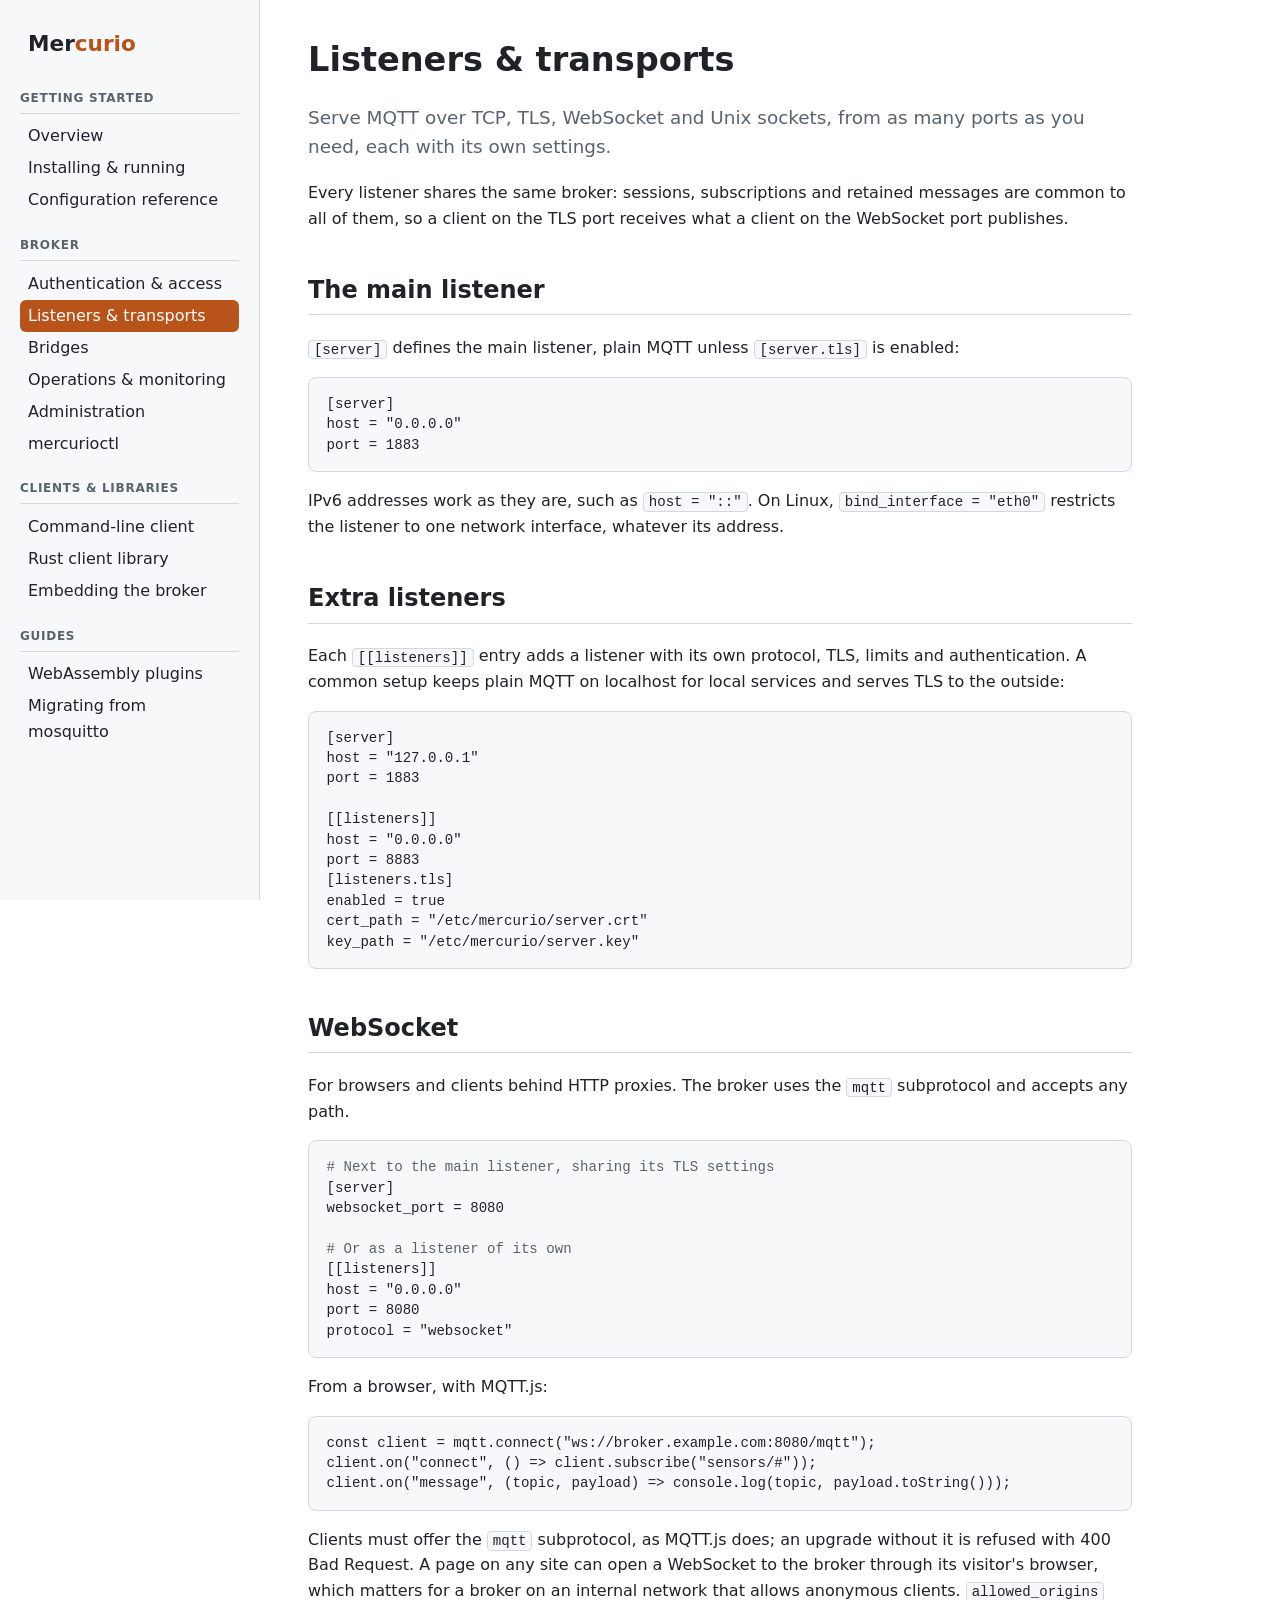
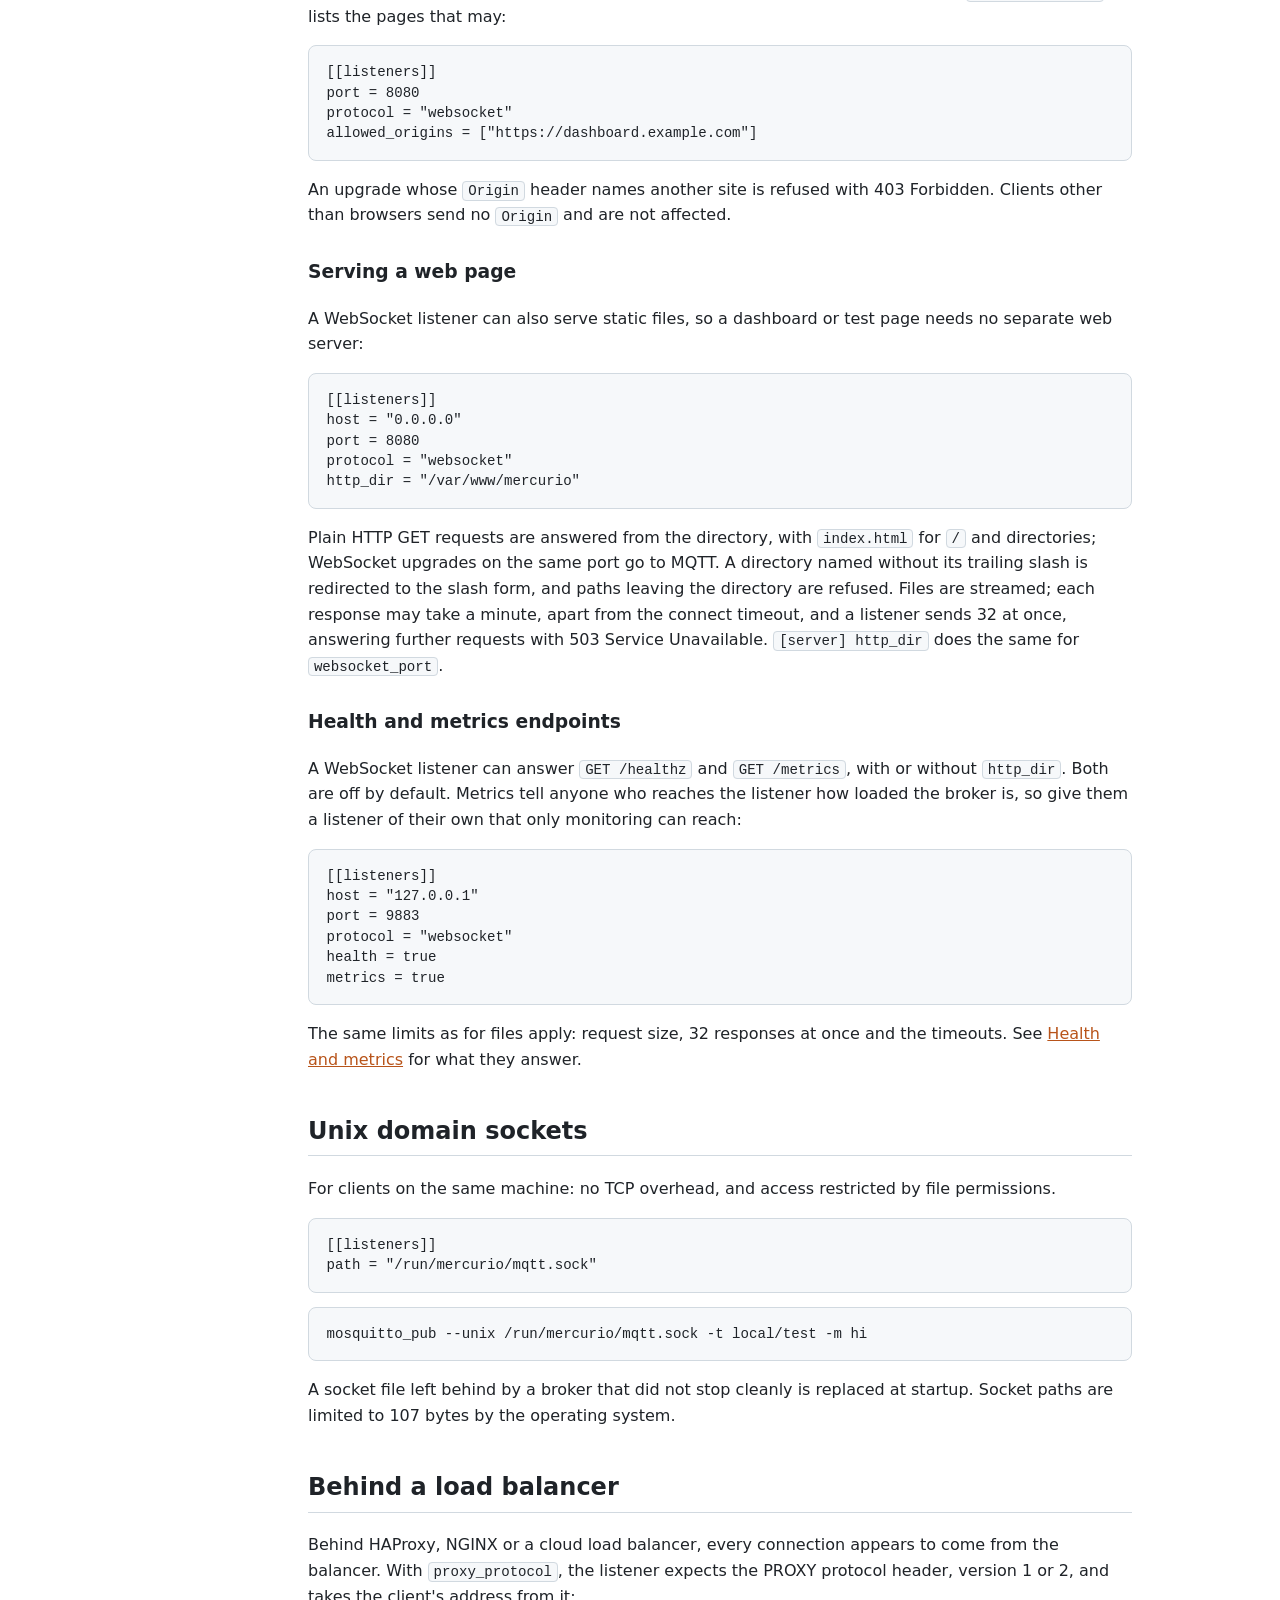
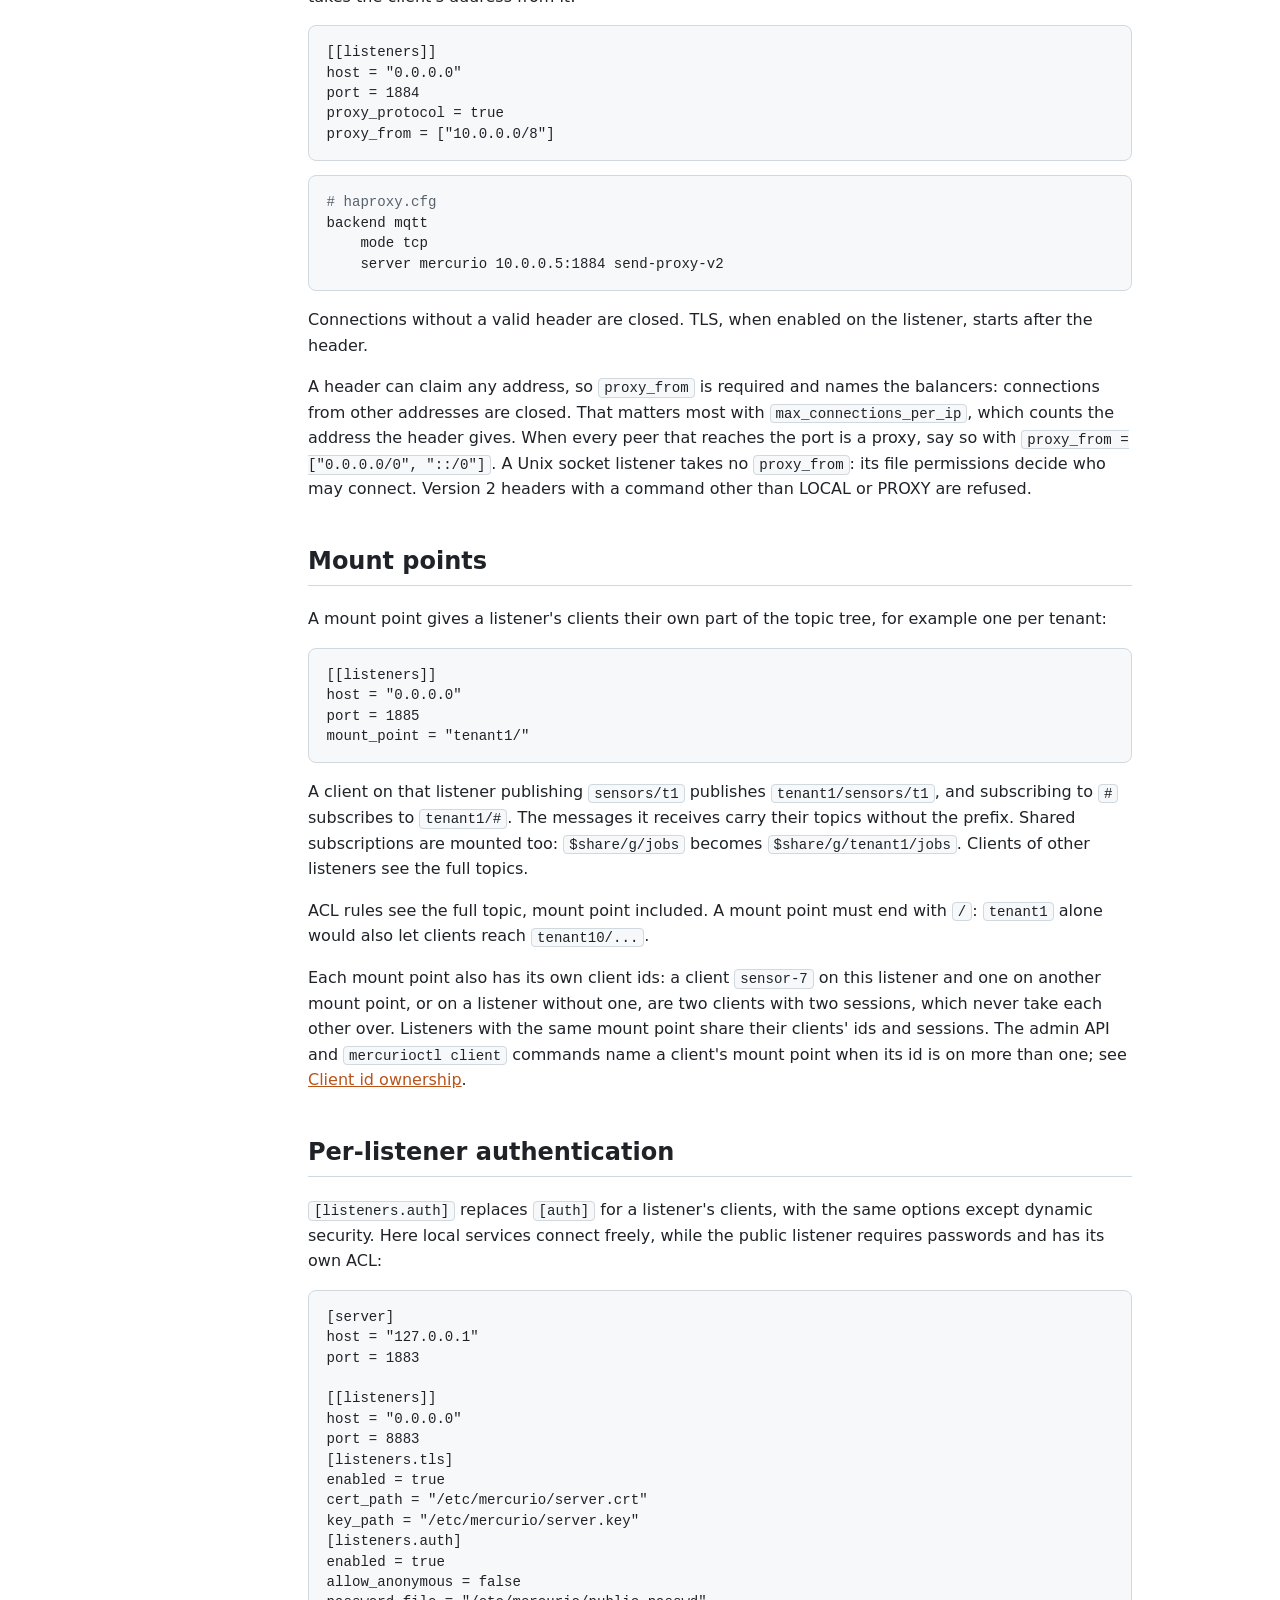
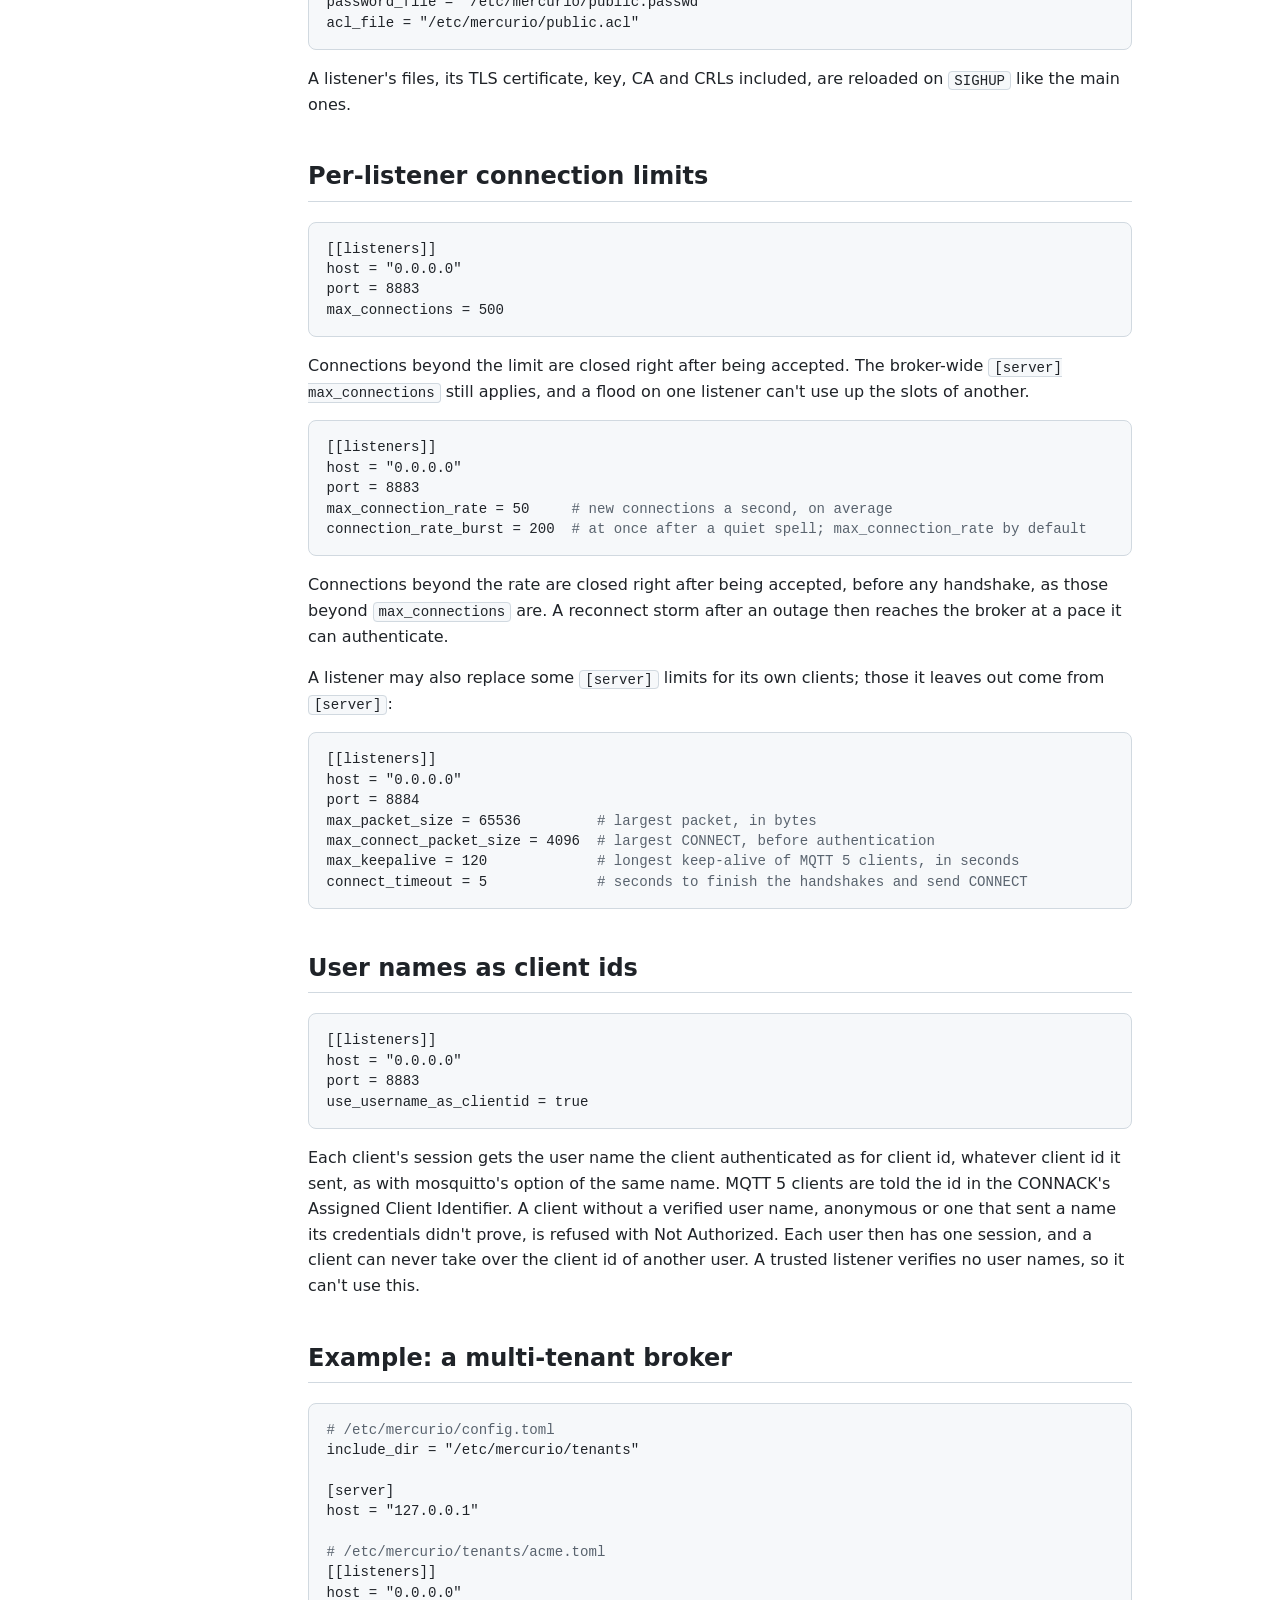
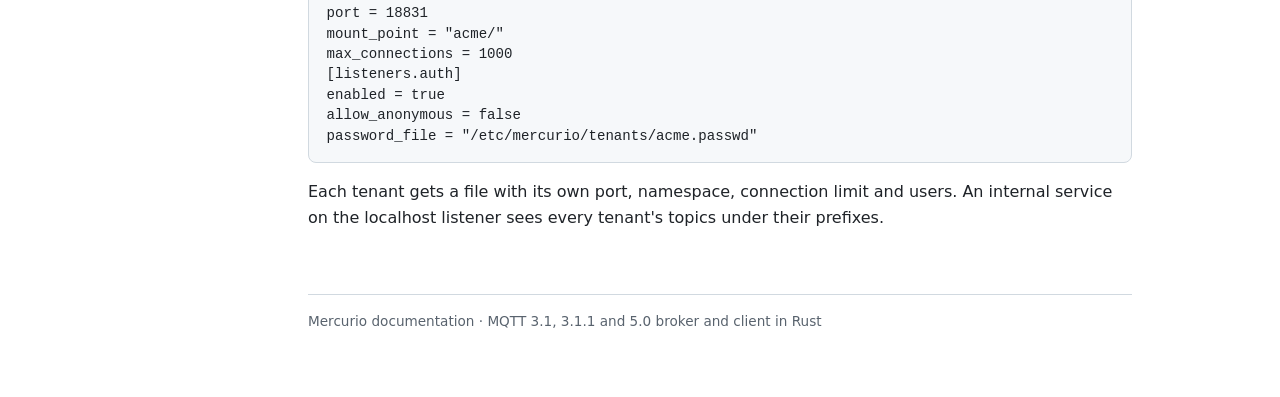
<file: docs/listeners.html>
<!DOCTYPE html>
<html lang="en">
<head>
<meta charset="utf-8">
<meta name="viewport" content="width=device-width, initial-scale=1">
<title>Listeners &amp; transports · Mercurio</title>
<link rel="stylesheet" href="style.css">
</head>
<body>
<nav>
<a class="brand" href="index.html">Mer<span>curio</span></a>
<h2>Getting started</h2>
<ul>
<li><a href="index.html">Overview</a></li>
<li><a href="install.html">Installing &amp; running</a></li>
<li><a href="configuration.html">Configuration reference</a></li>
</ul>
<h2>Broker</h2>
<ul>
<li><a href="security.html">Authentication &amp; access</a></li>
<li><a href="listeners.html" aria-current="page">Listeners &amp; transports</a></li>
<li><a href="bridges.html">Bridges</a></li>
<li><a href="operations.html">Operations &amp; monitoring</a></li>
<li><a href="admin.html">Administration</a></li>
<li><a href="mercurioctl.html">mercurioctl</a></li>
</ul>
<h2>Clients &amp; libraries</h2>
<ul>
<li><a href="cli.html">Command-line client</a></li>
<li><a href="client.html">Rust client library</a></li>
<li><a href="embedding.html">Embedding the broker</a></li>
</ul>
<h2>Guides</h2>
<ul>
<li><a href="plugins.html">WebAssembly plugins</a></li>
<li><a href="migrating.html">Migrating from mosquitto</a></li>
</ul>
</nav>
<main>
<h1>Listeners &amp; transports</h1>
<p class="lead">Serve MQTT over TCP, TLS, WebSocket and Unix sockets, from as many ports as you need, each with its own settings.</p>
<p>Every listener shares the same broker: sessions, subscriptions and retained messages are common to all of them, so a client on the TLS port receives what a client on the WebSocket port publishes.</p>

<h2 id="main">The main listener</h2>
<p><code>[server]</code> defines the main listener, plain MQTT unless <code>[server.tls]</code> is enabled:</p>
<pre>[server]
host = "0.0.0.0"
port = 1883</pre>
<p>IPv6 addresses work as they are, such as <code>host = "::"</code>. On Linux, <code>bind_interface = "eth0"</code> restricts the listener to one network interface, whatever its address.</p>

<h2 id="extra">Extra listeners</h2>
<p>Each <code>[[listeners]]</code> entry adds a listener with its own protocol, TLS, limits and authentication. A common setup keeps plain MQTT on localhost for local services and serves TLS to the outside:</p>
<pre>[server]
host = "127.0.0.1"
port = 1883

[[listeners]]
host = "0.0.0.0"
port = 8883
[listeners.tls]
enabled = true
cert_path = "/etc/mercurio/server.crt"
key_path = "/etc/mercurio/server.key"</pre>

<h2 id="websocket">WebSocket</h2>
<p>For browsers and clients behind HTTP proxies. The broker uses the <code>mqtt</code> subprotocol and accepts any path.</p>
<pre><span class="comment"># Next to the main listener, sharing its TLS settings</span>
[server]
websocket_port = 8080

<span class="comment"># Or as a listener of its own</span>
[[listeners]]
host = "0.0.0.0"
port = 8080
protocol = "websocket"</pre>
<p>From a browser, with MQTT.js:</p>
<pre>const client = mqtt.connect("ws://broker.example.com:8080/mqtt");
client.on("connect", () =&gt; client.subscribe("sensors/#"));
client.on("message", (topic, payload) =&gt; console.log(topic, payload.toString()));</pre>
<p>Clients must offer the <code>mqtt</code> subprotocol, as MQTT.js does; an upgrade without it is refused with 400 Bad Request. A page on any site can open a WebSocket to the broker through its visitor's browser, which matters for a broker on an internal network that allows anonymous clients. <code>allowed_origins</code> lists the pages that may:</p>
<pre>[[listeners]]
port = 8080
protocol = "websocket"
allowed_origins = ["https://dashboard.example.com"]</pre>
<p>An upgrade whose <code>Origin</code> header names another site is refused with 403 Forbidden. Clients other than browsers send no <code>Origin</code> and are not affected.</p>

<h3 id="http-dir">Serving a web page</h3>
<p>A WebSocket listener can also serve static files, so a dashboard or test page needs no separate web server:</p>
<pre>[[listeners]]
host = "0.0.0.0"
port = 8080
protocol = "websocket"
http_dir = "/var/www/mercurio"</pre>
<p>Plain HTTP GET requests are answered from the directory, with <code>index.html</code> for <code>/</code> and directories; WebSocket upgrades on the same port go to MQTT. A directory named without its trailing slash is redirected to the slash form, and paths leaving the directory are refused. Files are streamed; each response may take a minute, apart from the connect timeout, and a listener sends 32 at once, answering further requests with 503 Service Unavailable. <code>[server] http_dir</code> does the same for <code>websocket_port</code>.</p>

<h3 id="endpoints">Health and metrics endpoints</h3>
<p>A WebSocket listener can answer <code>GET /healthz</code> and <code>GET /metrics</code>, with or without <code>http_dir</code>. Both are off by default. Metrics tell anyone who reaches the listener how loaded the broker is, so give them a listener of their own that only monitoring can reach:</p>
<pre>[[listeners]]
host = "127.0.0.1"
port = 9883
protocol = "websocket"
health = true
metrics = true</pre>
<p>The same limits as for files apply: request size, 32 responses at once and the timeouts. See <a href="operations.html#metrics">Health and metrics</a> for what they answer.</p>

<h2 id="unix">Unix domain sockets</h2>
<p>For clients on the same machine: no TCP overhead, and access restricted by file permissions.</p>
<pre>[[listeners]]
path = "/run/mercurio/mqtt.sock"</pre>
<pre>mosquitto_pub --unix /run/mercurio/mqtt.sock -t local/test -m hi</pre>
<p>A socket file left behind by a broker that did not stop cleanly is replaced at startup. Socket paths are limited to 107 bytes by the operating system.</p>

<h2 id="proxy">Behind a load balancer</h2>
<p>Behind HAProxy, NGINX or a cloud load balancer, every connection appears to come from the balancer. With <code>proxy_protocol</code>, the listener expects the PROXY protocol header, version 1 or 2, and takes the client's address from it:</p>
<pre>[[listeners]]
host = "0.0.0.0"
port = 1884
proxy_protocol = true
proxy_from = ["10.0.0.0/8"]</pre>
<pre><span class="comment"># haproxy.cfg</span>
backend mqtt
    mode tcp
    server mercurio 10.0.0.5:1884 send-proxy-v2</pre>
<p>Connections without a valid header are closed. TLS, when enabled on the listener, starts after the header.</p>
<p>A header can claim any address, so <code>proxy_from</code> is required and names the balancers: connections from other addresses are closed. That matters most with <code>max_connections_per_ip</code>, which counts the address the header gives. When every peer that reaches the port is a proxy, say so with <code>proxy_from = ["0.0.0.0/0", "::/0"]</code>. A Unix socket listener takes no <code>proxy_from</code>: its file permissions decide who may connect. Version 2 headers with a command other than LOCAL or PROXY are refused.</p>

<h2 id="mount-points">Mount points</h2>
<p>A mount point gives a listener's clients their own part of the topic tree, for example one per tenant:</p>
<pre>[[listeners]]
host = "0.0.0.0"
port = 1885
mount_point = "tenant1/"</pre>
<p>A client on that listener publishing <code>sensors/t1</code> publishes <code>tenant1/sensors/t1</code>, and subscribing to <code>#</code> subscribes to <code>tenant1/#</code>. The messages it receives carry their topics without the prefix. Shared subscriptions are mounted too: <code>$share/g/jobs</code> becomes <code>$share/g/tenant1/jobs</code>. Clients of other listeners see the full topics.</p>
<p>ACL rules see the full topic, mount point included. A mount point must end with <code>/</code>: <code>tenant1</code> alone would also let clients reach <code>tenant10/...</code>.</p>
<p>Each mount point also has its own client ids: a client <code>sensor-7</code> on this listener and one on another mount point, or on a listener without one, are two clients with two sessions, which never take each other over. Listeners with the same mount point share their clients' ids and sessions. The admin API and <code>mercurioctl client</code> commands name a client's mount point when its id is on more than one; see <a href="security.html#client-ids">Client id ownership</a>.</p>

<h2 id="auth">Per-listener authentication</h2>
<p><code>[listeners.auth]</code> replaces <code>[auth]</code> for a listener's clients, with the same options except dynamic security. Here local services connect freely, while the public listener requires passwords and has its own ACL:</p>
<pre>[server]
host = "127.0.0.1"
port = 1883

[[listeners]]
host = "0.0.0.0"
port = 8883
[listeners.tls]
enabled = true
cert_path = "/etc/mercurio/server.crt"
key_path = "/etc/mercurio/server.key"
[listeners.auth]
enabled = true
allow_anonymous = false
password_file = "/etc/mercurio/public.passwd"
acl_file = "/etc/mercurio/public.acl"</pre>
<p>A listener's files, its TLS certificate, key, CA and CRLs included, are reloaded on <code>SIGHUP</code> like the main ones.</p>

<h2 id="limits">Per-listener connection limits</h2>
<pre>[[listeners]]
host = "0.0.0.0"
port = 8883
max_connections = 500</pre>
<p>Connections beyond the limit are closed right after being accepted. The broker-wide <code>[server] max_connections</code> still applies, and a flood on one listener can't use up the slots of another.</p>
<pre>[[listeners]]
host = "0.0.0.0"
port = 8883
max_connection_rate = 50     <span class="comment"># new connections a second, on average</span>
connection_rate_burst = 200  <span class="comment"># at once after a quiet spell; max_connection_rate by default</span></pre>
<p>Connections beyond the rate are closed right after being accepted, before any handshake, as those beyond <code>max_connections</code> are. A reconnect storm after an outage then reaches the broker at a pace it can authenticate.</p>
<p>A listener may also replace some <code>[server]</code> limits for its own clients; those it leaves out come from <code>[server]</code>:</p>
<pre>[[listeners]]
host = "0.0.0.0"
port = 8884
max_packet_size = 65536         <span class="comment"># largest packet, in bytes</span>
max_connect_packet_size = 4096  <span class="comment"># largest CONNECT, before authentication</span>
max_keepalive = 120             <span class="comment"># longest keep-alive of MQTT 5 clients, in seconds</span>
connect_timeout = 5             <span class="comment"># seconds to finish the handshakes and send CONNECT</span></pre>

<h2 id="username-as-clientid">User names as client ids</h2>
<pre>[[listeners]]
host = "0.0.0.0"
port = 8883
use_username_as_clientid = true</pre>
<p>Each client's session gets the user name the client authenticated as for client id, whatever client id it sent, as with mosquitto's option of the same name. MQTT 5 clients are told the id in the CONNACK's Assigned Client Identifier. A client without a verified user name, anonymous or one that sent a name its credentials didn't prove, is refused with Not Authorized. Each user then has one session, and a client can never take over the client id of another user. A trusted listener verifies no user names, so it can't use this.</p>

<h2 id="tenant">Example: a multi-tenant broker</h2>
<pre><span class="comment"># /etc/mercurio/config.toml</span>
include_dir = "/etc/mercurio/tenants"

[server]
host = "127.0.0.1"

<span class="comment"># /etc/mercurio/tenants/acme.toml</span>
[[listeners]]
host = "0.0.0.0"
port = 18831
mount_point = "acme/"
max_connections = 1000
[listeners.auth]
enabled = true
allow_anonymous = false
password_file = "/etc/mercurio/tenants/acme.passwd"</pre>
<p>Each tenant gets a file with its own port, namespace, connection limit and users. An internal service on the localhost listener sees every tenant's topics under their prefixes.</p>
<footer>Mercurio documentation · MQTT 3.1, 3.1.1 and 5.0 broker and client in Rust</footer>
</main>
</body>
</html>
</file>
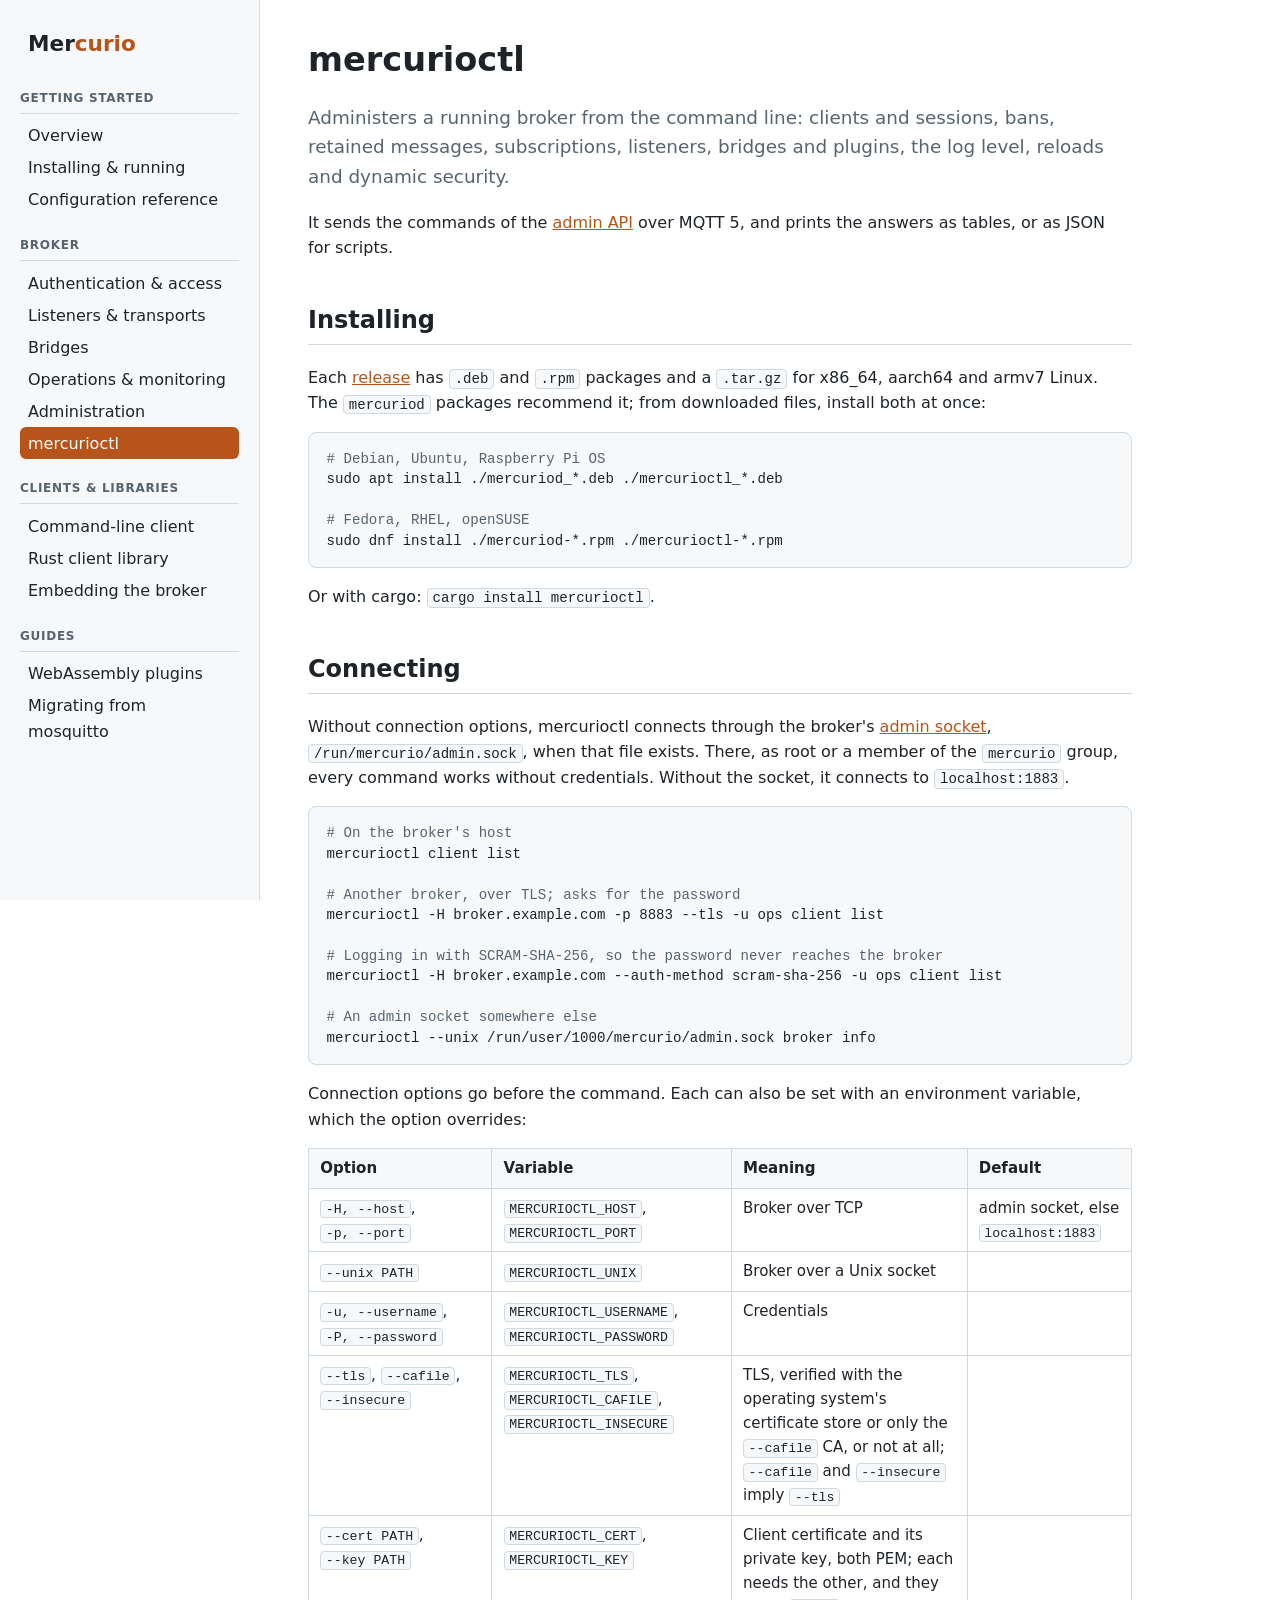
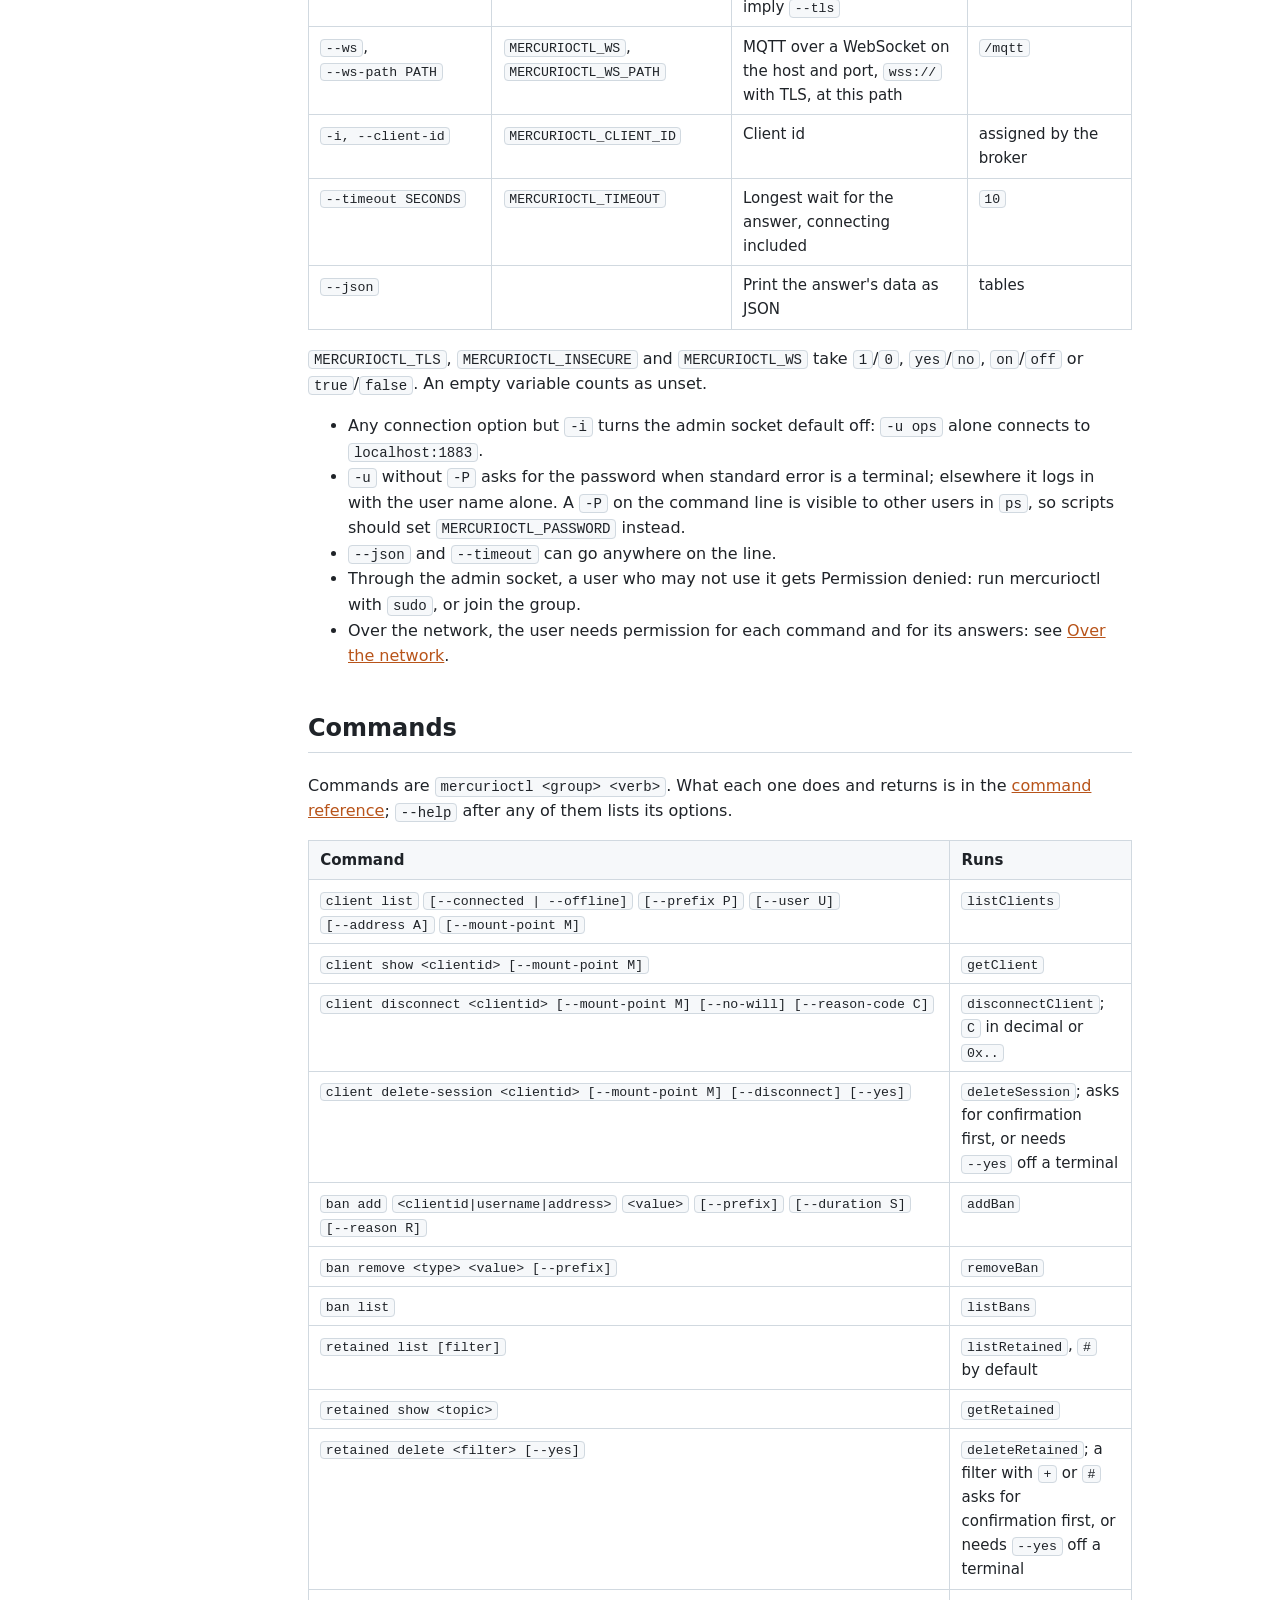
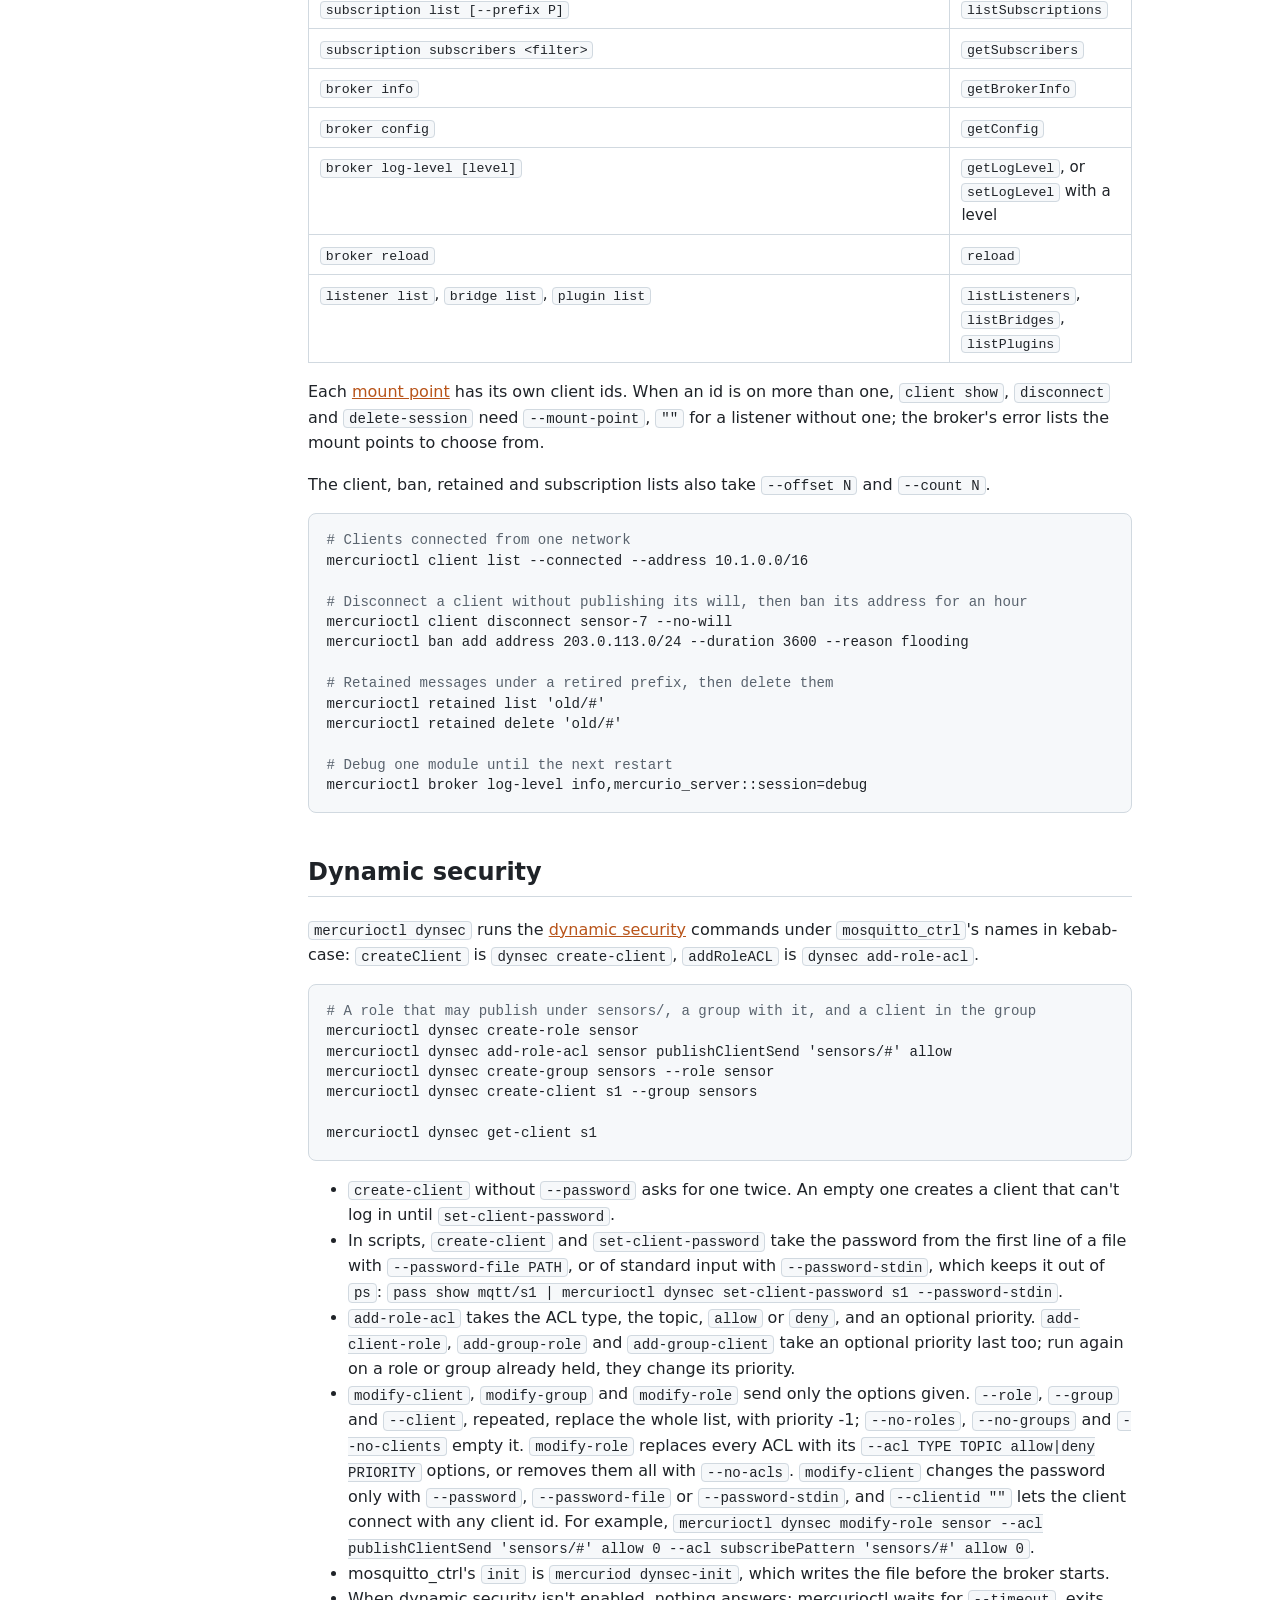
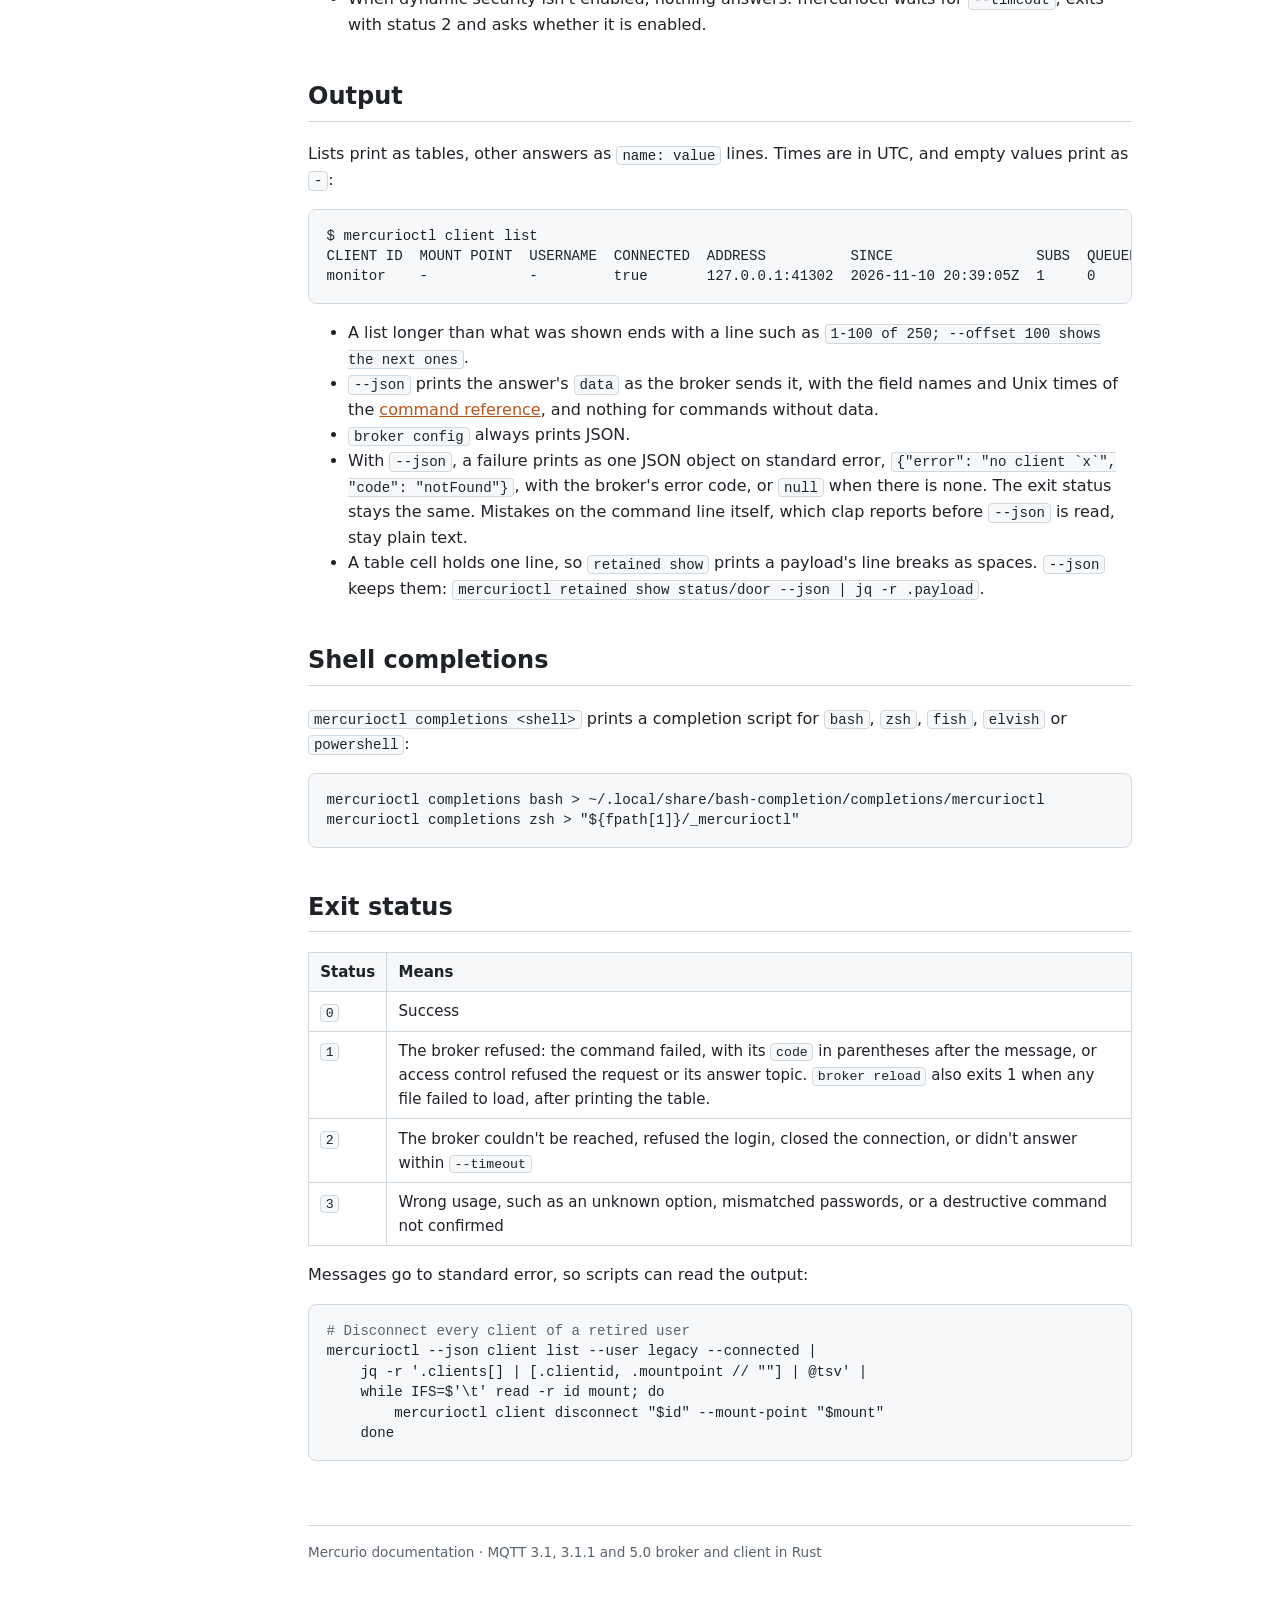
<file: docs/mercurioctl.html>
<!DOCTYPE html>
<html lang="en">
<head>
<meta charset="utf-8">
<meta name="viewport" content="width=device-width, initial-scale=1">
<title>mercurioctl · Mercurio</title>
<link rel="stylesheet" href="style.css">
</head>
<body>
<nav>
<a class="brand" href="index.html">Mer<span>curio</span></a>
<h2>Getting started</h2>
<ul>
<li><a href="index.html">Overview</a></li>
<li><a href="install.html">Installing &amp; running</a></li>
<li><a href="configuration.html">Configuration reference</a></li>
</ul>
<h2>Broker</h2>
<ul>
<li><a href="security.html">Authentication &amp; access</a></li>
<li><a href="listeners.html">Listeners &amp; transports</a></li>
<li><a href="bridges.html">Bridges</a></li>
<li><a href="operations.html">Operations &amp; monitoring</a></li>
<li><a href="admin.html">Administration</a></li>
<li><a href="mercurioctl.html" aria-current="page">mercurioctl</a></li>
</ul>
<h2>Clients &amp; libraries</h2>
<ul>
<li><a href="cli.html">Command-line client</a></li>
<li><a href="client.html">Rust client library</a></li>
<li><a href="embedding.html">Embedding the broker</a></li>
</ul>
<h2>Guides</h2>
<ul>
<li><a href="plugins.html">WebAssembly plugins</a></li>
<li><a href="migrating.html">Migrating from mosquitto</a></li>
</ul>
</nav>
<main>
<h1>mercurioctl</h1>
<p class="lead">Administers a running broker from the command line: clients and sessions, bans, retained messages, subscriptions, listeners, bridges and plugins, the log level, reloads and dynamic security.</p>
<p>It sends the commands of the <a href="admin.html">admin API</a> over MQTT 5, and prints the answers as tables, or as JSON for scripts.</p>

<h2 id="install">Installing</h2>
<p>Each <a href="https://github.com/frenzox/mercurio/releases">release</a> has <code>.deb</code> and <code>.rpm</code> packages and a <code>.tar.gz</code> for x86_64, aarch64 and armv7 Linux. The <code>mercuriod</code> packages recommend it; from downloaded files, install both at once:</p>
<pre><span class="comment"># Debian, Ubuntu, Raspberry Pi OS</span>
sudo apt install ./mercuriod_*.deb ./mercurioctl_*.deb

<span class="comment"># Fedora, RHEL, openSUSE</span>
sudo dnf install ./mercuriod-*.rpm ./mercurioctl-*.rpm</pre>
<p>Or with cargo: <code>cargo install mercurioctl</code>.</p>

<h2 id="connecting">Connecting</h2>
<p>Without connection options, mercurioctl connects through the broker's <a href="admin.html#socket">admin socket</a>, <code>/run/mercurio/admin.sock</code>, when that file exists. There, as root or a member of the <code>mercurio</code> group, every command works without credentials. Without the socket, it connects to <code>localhost:1883</code>.</p>
<pre><span class="comment"># On the broker's host</span>
mercurioctl client list

<span class="comment"># Another broker, over TLS; asks for the password</span>
mercurioctl -H broker.example.com -p 8883 --tls -u ops client list

<span class="comment"># Logging in with SCRAM-SHA-256, so the password never reaches the broker</span>
mercurioctl -H broker.example.com --auth-method scram-sha-256 -u ops client list

<span class="comment"># An admin socket somewhere else</span>
mercurioctl --unix /run/user/1000/mercurio/admin.sock broker info</pre>
<p>Connection options go before the command. Each can also be set with an environment variable, which the option overrides:</p>
<table>
<tr><th>Option</th><th>Variable</th><th>Meaning</th><th>Default</th></tr>
<tr><td><code>-H, --host</code>, <code>-p, --port</code></td><td><code>MERCURIOCTL_HOST</code>, <code>MERCURIOCTL_PORT</code></td><td>Broker over TCP</td><td>admin socket, else <code>localhost:1883</code></td></tr>
<tr><td><code>--unix PATH</code></td><td><code>MERCURIOCTL_UNIX</code></td><td>Broker over a Unix socket</td><td></td></tr>
<tr><td><code>-u, --username</code>, <code>-P, --password</code></td><td><code>MERCURIOCTL_USERNAME</code>, <code>MERCURIOCTL_PASSWORD</code></td><td>Credentials</td><td></td></tr>
<tr><td><code>--tls</code>, <code>--cafile</code>, <code>--insecure</code></td><td><code>MERCURIOCTL_TLS</code>, <code>MERCURIOCTL_CAFILE</code>, <code>MERCURIOCTL_INSECURE</code></td><td>TLS, verified with the operating system's certificate store or only the <code>--cafile</code> CA, or not at all; <code>--cafile</code> and <code>--insecure</code> imply <code>--tls</code></td><td></td></tr>
<tr><td><code>--cert PATH</code>, <code>--key PATH</code></td><td><code>MERCURIOCTL_CERT</code>, <code>MERCURIOCTL_KEY</code></td><td>Client certificate and its private key, both PEM; each needs the other, and they imply <code>--tls</code></td><td></td></tr>
<tr><td><code>--ws</code>, <code>--ws-path PATH</code></td><td><code>MERCURIOCTL_WS</code>, <code>MERCURIOCTL_WS_PATH</code></td><td>MQTT over a WebSocket on the host and port, <code>wss://</code> with TLS, at this path</td><td><code>/mqtt</code></td></tr>
<tr><td><code>-i, --client-id</code></td><td><code>MERCURIOCTL_CLIENT_ID</code></td><td>Client id</td><td>assigned by the broker</td></tr>
<tr><td><code>--timeout SECONDS</code></td><td><code>MERCURIOCTL_TIMEOUT</code></td><td>Longest wait for the answer, connecting included</td><td><code>10</code></td></tr>
<tr><td><code>--json</code></td><td></td><td>Print the answer's data as JSON</td><td>tables</td></tr>
</table>
<p><code>MERCURIOCTL_TLS</code>, <code>MERCURIOCTL_INSECURE</code> and <code>MERCURIOCTL_WS</code> take <code>1</code>/<code>0</code>, <code>yes</code>/<code>no</code>, <code>on</code>/<code>off</code> or <code>true</code>/<code>false</code>. An empty variable counts as unset.</p>
<ul>
<li>Any connection option but <code>-i</code> turns the admin socket default off: <code>-u ops</code> alone connects to <code>localhost:1883</code>.</li>
<li><code>-u</code> without <code>-P</code> asks for the password when standard error is a terminal; elsewhere it logs in with the user name alone. A <code>-P</code> on the command line is visible to other users in <code>ps</code>, so scripts should set <code>MERCURIOCTL_PASSWORD</code> instead.</li>
<li><code>--json</code> and <code>--timeout</code> can go anywhere on the line.</li>
<li>Through the admin socket, a user who may not use it gets Permission denied: run mercurioctl with <code>sudo</code>, or join the group.</li>
<li>Over the network, the user needs permission for each command and for its answers: see <a href="admin.html#remote">Over the network</a>.</li>
</ul>

<h2 id="commands">Commands</h2>
<p>Commands are <code>mercurioctl &lt;group&gt; &lt;verb&gt;</code>. What each one does and returns is in the <a href="admin.html#commands">command reference</a>; <code>--help</code> after any of them lists its options.</p>
<table>
<tr><th>Command</th><th>Runs</th></tr>
<tr><td><code>client list</code> <code>[--connected | --offline]</code> <code>[--prefix P]</code> <code>[--user U]</code> <code>[--address A]</code> <code>[--mount-point M]</code></td><td><code>listClients</code></td></tr>
<tr><td><code>client show &lt;clientid&gt; [--mount-point M]</code></td><td><code>getClient</code></td></tr>
<tr><td><code>client disconnect &lt;clientid&gt; [--mount-point M] [--no-will] [--reason-code C]</code></td><td><code>disconnectClient</code>; <code>C</code> in decimal or <code>0x..</code></td></tr>
<tr><td><code>client delete-session &lt;clientid&gt; [--mount-point M] [--disconnect] [--yes]</code></td><td><code>deleteSession</code>; asks for confirmation first, or needs <code>--yes</code> off a terminal</td></tr>
<tr><td><code>ban add</code> <code>&lt;clientid|username|address&gt;</code> <code>&lt;value&gt;</code> <code>[--prefix]</code> <code>[--duration S]</code> <code>[--reason R]</code></td><td><code>addBan</code></td></tr>
<tr><td><code>ban remove &lt;type&gt; &lt;value&gt; [--prefix]</code></td><td><code>removeBan</code></td></tr>
<tr><td><code>ban list</code></td><td><code>listBans</code></td></tr>
<tr><td><code>retained list [filter]</code></td><td><code>listRetained</code>, <code>#</code> by default</td></tr>
<tr><td><code>retained show &lt;topic&gt;</code></td><td><code>getRetained</code></td></tr>
<tr><td><code>retained delete &lt;filter&gt; [--yes]</code></td><td><code>deleteRetained</code>; a filter with <code>+</code> or <code>#</code> asks for confirmation first, or needs <code>--yes</code> off a terminal</td></tr>
<tr><td><code>subscription list [--prefix P]</code></td><td><code>listSubscriptions</code></td></tr>
<tr><td><code>subscription subscribers &lt;filter&gt;</code></td><td><code>getSubscribers</code></td></tr>
<tr><td><code>broker info</code></td><td><code>getBrokerInfo</code></td></tr>
<tr><td><code>broker config</code></td><td><code>getConfig</code></td></tr>
<tr><td><code>broker log-level [level]</code></td><td><code>getLogLevel</code>, or <code>setLogLevel</code> with a level</td></tr>
<tr><td><code>broker reload</code></td><td><code>reload</code></td></tr>
<tr><td><code>listener list</code>, <code>bridge list</code>, <code>plugin list</code></td><td><code>listListeners</code>, <code>listBridges</code>, <code>listPlugins</code></td></tr>
</table>
<p>Each <a href="listeners.html#mount-points">mount point</a> has its own client ids. When an id is on more than one, <code>client show</code>, <code>disconnect</code> and <code>delete-session</code> need <code>--mount-point</code>, <code>""</code> for a listener without one; the broker's error lists the mount points to choose from.</p>
<p>The client, ban, retained and subscription lists also take <code>--offset N</code> and <code>--count N</code>.</p>
<pre><span class="comment"># Clients connected from one network</span>
mercurioctl client list --connected --address 10.1.0.0/16

<span class="comment"># Disconnect a client without publishing its will, then ban its address for an hour</span>
mercurioctl client disconnect sensor-7 --no-will
mercurioctl ban add address 203.0.113.0/24 --duration 3600 --reason flooding

<span class="comment"># Retained messages under a retired prefix, then delete them</span>
mercurioctl retained list 'old/#'
mercurioctl retained delete 'old/#'

<span class="comment"># Debug one module until the next restart</span>
mercurioctl broker log-level info,mercurio_server::session=debug</pre>

<h2 id="dynsec">Dynamic security</h2>
<p><code>mercurioctl dynsec</code> runs the <a href="security.html#dynamic-security">dynamic security</a> commands under <code>mosquitto_ctrl</code>'s names in kebab-case: <code>createClient</code> is <code>dynsec create-client</code>, <code>addRoleACL</code> is <code>dynsec add-role-acl</code>.</p>
<pre><span class="comment"># A role that may publish under sensors/, a group with it, and a client in the group</span>
mercurioctl dynsec create-role sensor
mercurioctl dynsec add-role-acl sensor publishClientSend 'sensors/#' allow
mercurioctl dynsec create-group sensors --role sensor
mercurioctl dynsec create-client s1 --group sensors

mercurioctl dynsec get-client s1</pre>
<ul>
<li><code>create-client</code> without <code>--password</code> asks for one twice. An empty one creates a client that can't log in until <code>set-client-password</code>.</li>
<li>In scripts, <code>create-client</code> and <code>set-client-password</code> take the password from the first line of a file with <code>--password-file PATH</code>, or of standard input with <code>--password-stdin</code>, which keeps it out of <code>ps</code>: <code>pass show mqtt/s1 | mercurioctl dynsec set-client-password s1 --password-stdin</code>.</li>
<li><code>add-role-acl</code> takes the ACL type, the topic, <code>allow</code> or <code>deny</code>, and an optional priority. <code>add-client-role</code>, <code>add-group-role</code> and <code>add-group-client</code> take an optional priority last too; run again on a role or group already held, they change its priority.</li>
<li><code>modify-client</code>, <code>modify-group</code> and <code>modify-role</code> send only the options given. <code>--role</code>, <code>--group</code> and <code>--client</code>, repeated, replace the whole list, with priority -1; <code>--no-roles</code>, <code>--no-groups</code> and <code>--no-clients</code> empty it. <code>modify-role</code> replaces every ACL with its <code>--acl TYPE TOPIC allow|deny PRIORITY</code> options, or removes them all with <code>--no-acls</code>. <code>modify-client</code> changes the password only with <code>--password</code>, <code>--password-file</code> or <code>--password-stdin</code>, and <code>--clientid ""</code> lets the client connect with any client id. For example, <code>mercurioctl dynsec modify-role sensor --acl publishClientSend 'sensors/#' allow 0 --acl subscribePattern 'sensors/#' allow 0</code>.</li>
<li>mosquitto_ctrl's <code>init</code> is <code>mercuriod dynsec-init</code>, which writes the file before the broker starts.</li>
<li>When dynamic security isn't enabled, nothing answers: mercurioctl waits for <code>--timeout</code>, exits with status 2 and asks whether it is enabled.</li>
</ul>

<h2 id="output">Output</h2>
<p>Lists print as tables, other answers as <code>name: value</code> lines. Times are in UTC, and empty values print as <code>-</code>:</p>
<pre>$ mercurioctl client list
CLIENT ID  MOUNT POINT  USERNAME  CONNECTED  ADDRESS          SINCE                 SUBS  QUEUED  INFLIGHT  DROPPED
monitor    -            -         true       127.0.0.1:41302  2026-11-10 20:39:05Z  1     0       0         0</pre>
<ul>
<li>A list longer than what was shown ends with a line such as <code>1-100 of 250; --offset 100 shows the next ones</code>.</li>
<li><code>--json</code> prints the answer's <code>data</code> as the broker sends it, with the field names and Unix times of the <a href="admin.html#commands">command reference</a>, and nothing for commands without data.</li>
<li><code>broker config</code> always prints JSON.</li>
<li>With <code>--json</code>, a failure prints as one JSON object on standard error, <code>{"error": "no client `x`", "code": "notFound"}</code>, with the broker's error code, or <code>null</code> when there is none. The exit status stays the same. Mistakes on the command line itself, which clap reports before <code>--json</code> is read, stay plain text.</li>
<li>A table cell holds one line, so <code>retained show</code> prints a payload's line breaks as spaces. <code>--json</code> keeps them: <code>mercurioctl retained show status/door --json | jq -r .payload</code>.</li>
</ul>

<h2 id="completions">Shell completions</h2>
<p><code>mercurioctl completions &lt;shell&gt;</code> prints a completion script for <code>bash</code>, <code>zsh</code>, <code>fish</code>, <code>elvish</code> or <code>powershell</code>:</p>
<pre>mercurioctl completions bash &gt; ~/.local/share/bash-completion/completions/mercurioctl
mercurioctl completions zsh &gt; "${fpath[1]}/_mercurioctl"</pre>

<h2 id="exit-status">Exit status</h2>
<table>
<tr><th>Status</th><th>Means</th></tr>
<tr><td><code>0</code></td><td>Success</td></tr>
<tr><td><code>1</code></td><td>The broker refused: the command failed, with its <code>code</code> in parentheses after the message, or access control refused the request or its answer topic. <code>broker reload</code> also exits 1 when any file failed to load, after printing the table.</td></tr>
<tr><td><code>2</code></td><td>The broker couldn't be reached, refused the login, closed the connection, or didn't answer within <code>--timeout</code></td></tr>
<tr><td><code>3</code></td><td>Wrong usage, such as an unknown option, mismatched passwords, or a destructive command not confirmed</td></tr>
</table>
<p>Messages go to standard error, so scripts can read the output:</p>
<pre><span class="comment"># Disconnect every client of a retired user</span>
mercurioctl --json client list --user legacy --connected |
    jq -r '.clients[] | [.clientid, .mountpoint // ""] | @tsv' |
    while IFS=$'\t' read -r id mount; do
        mercurioctl client disconnect "$id" --mount-point "$mount"
    done</pre>
<footer>Mercurio documentation · MQTT 3.1, 3.1.1 and 5.0 broker and client in Rust</footer>
</main>
</body>
</html>
</file>
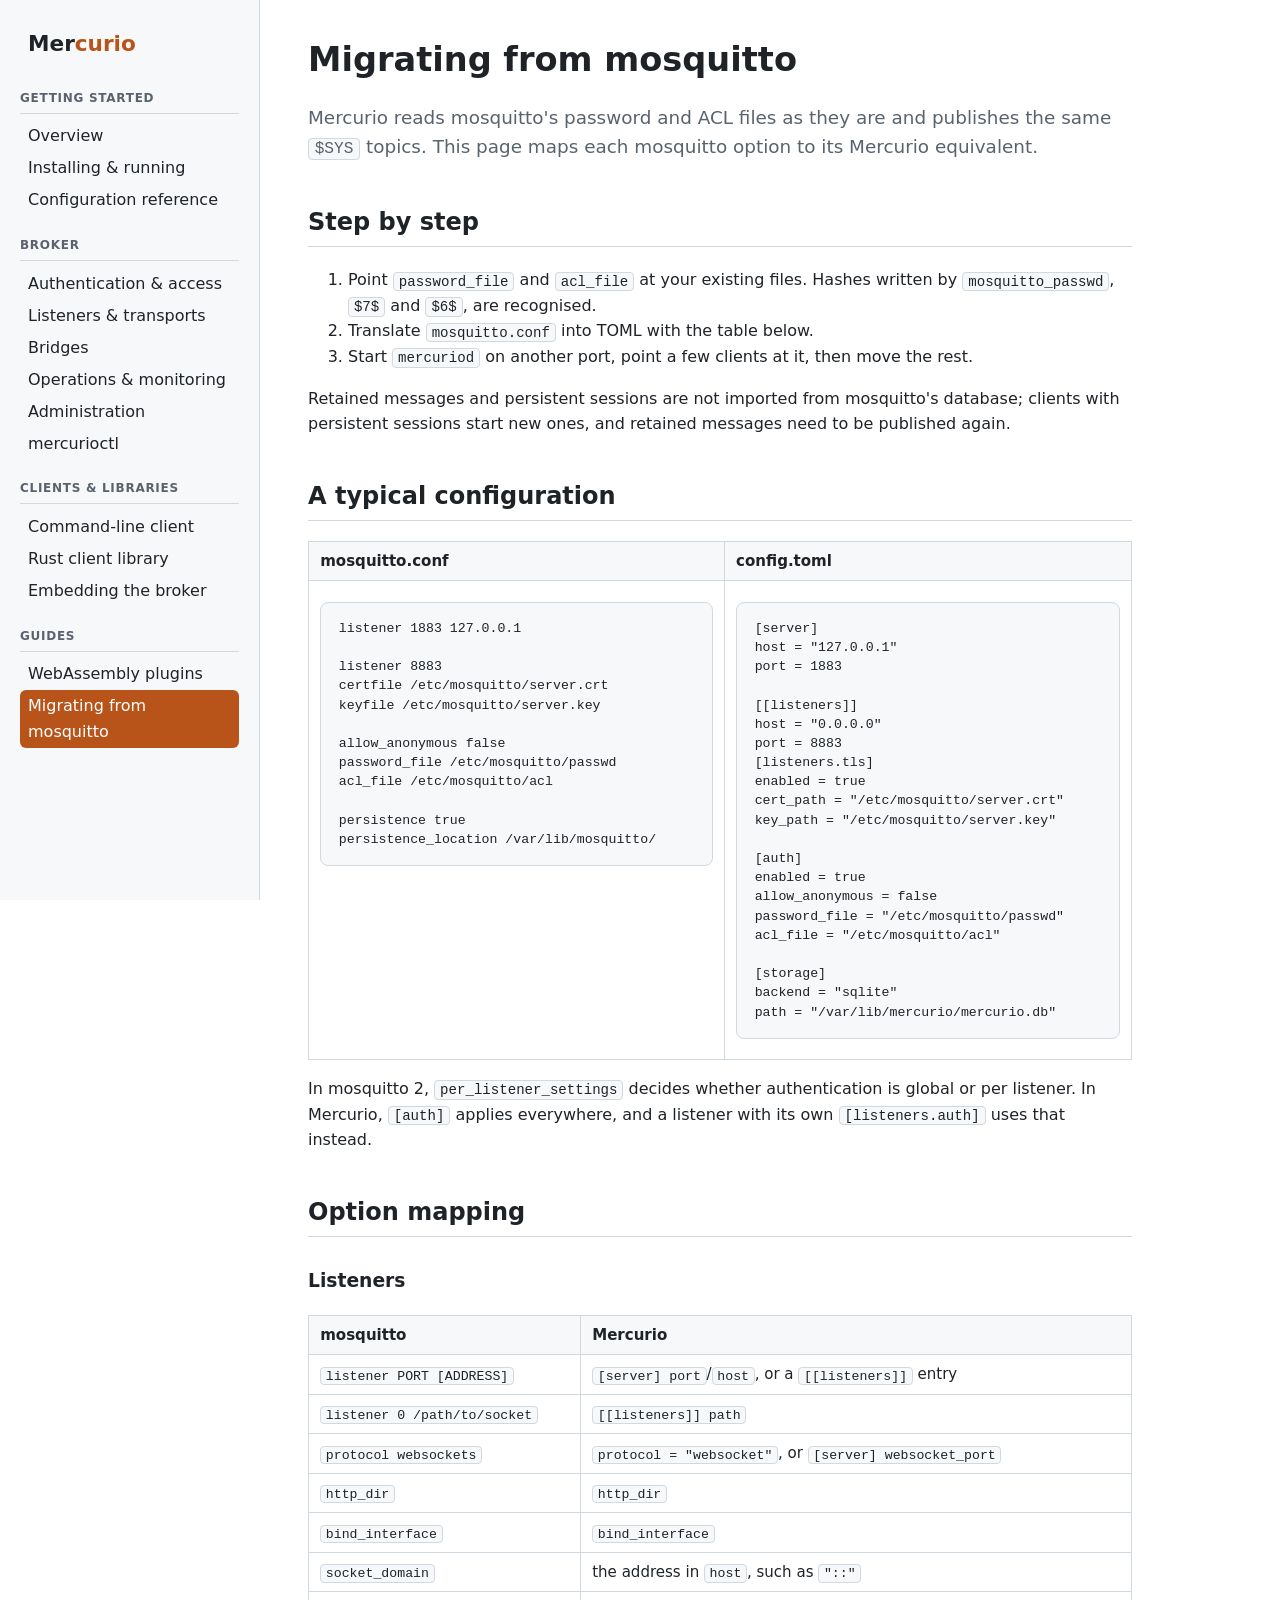
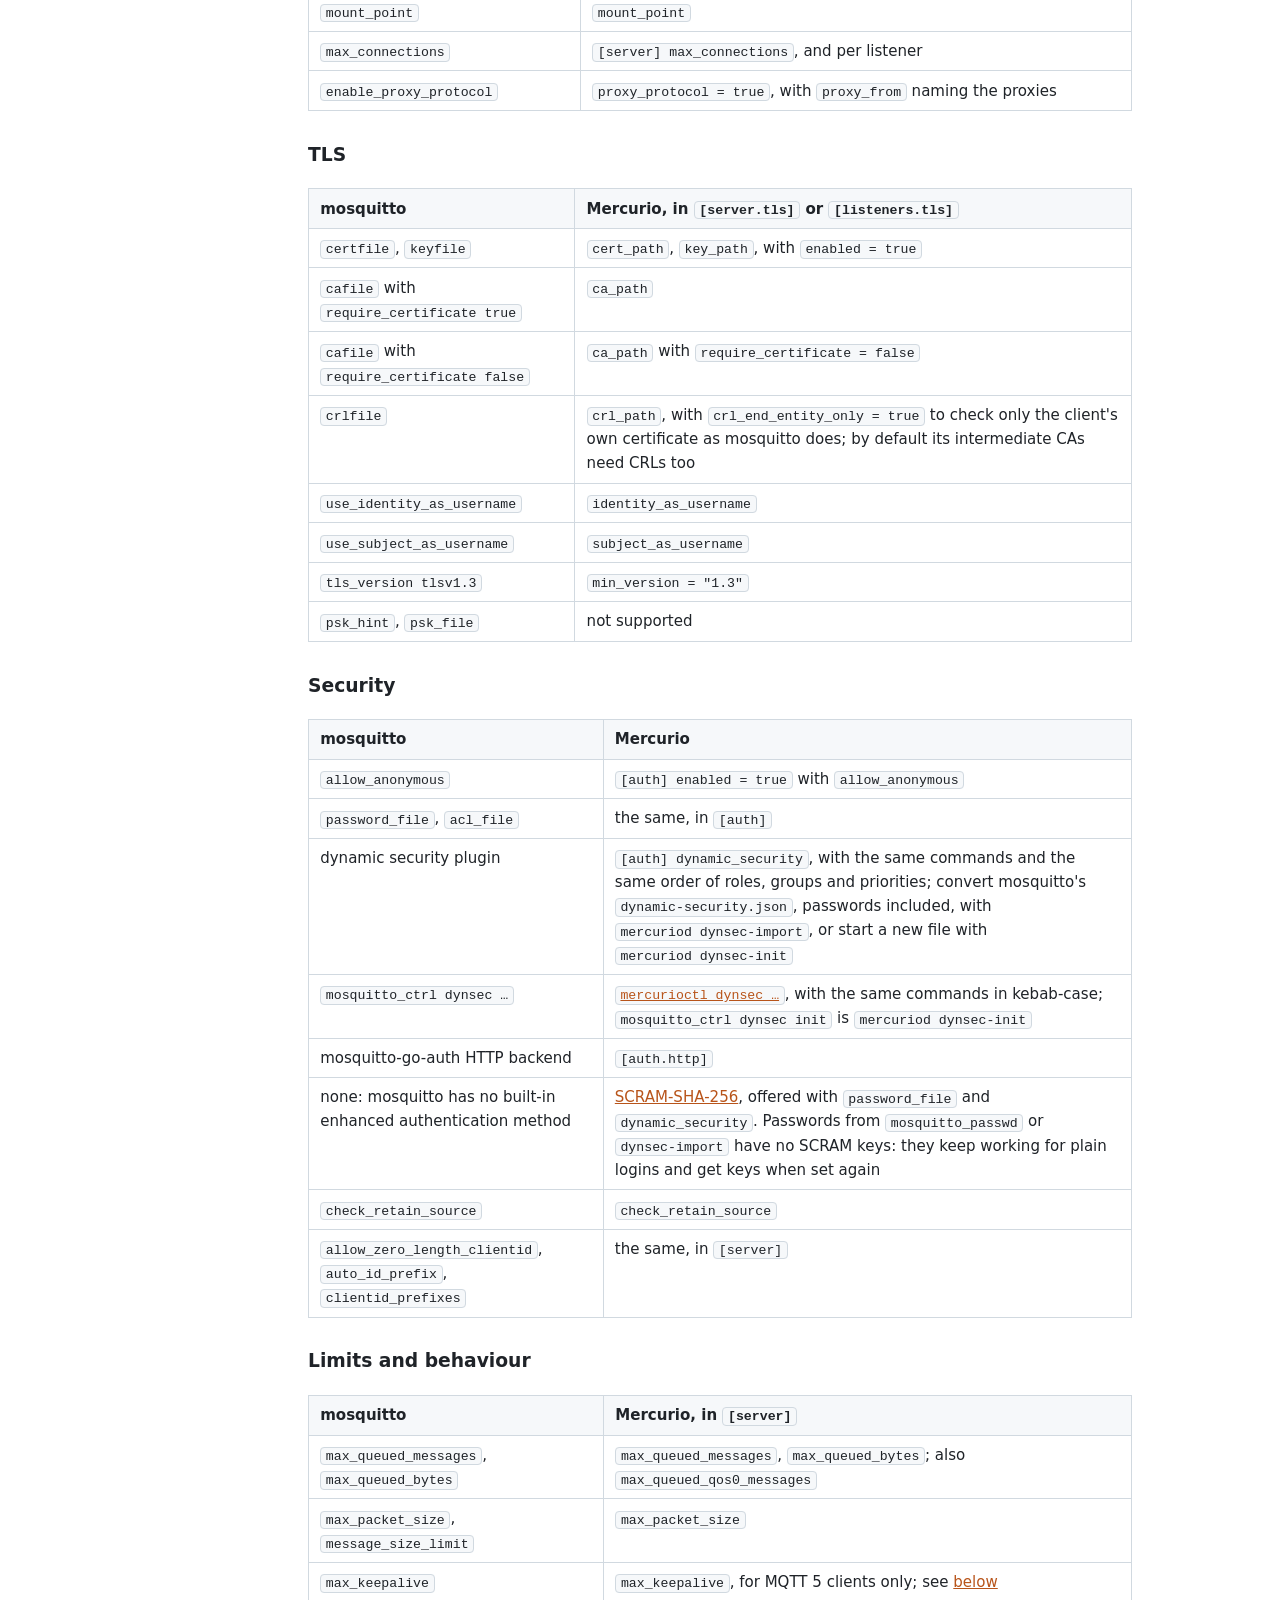
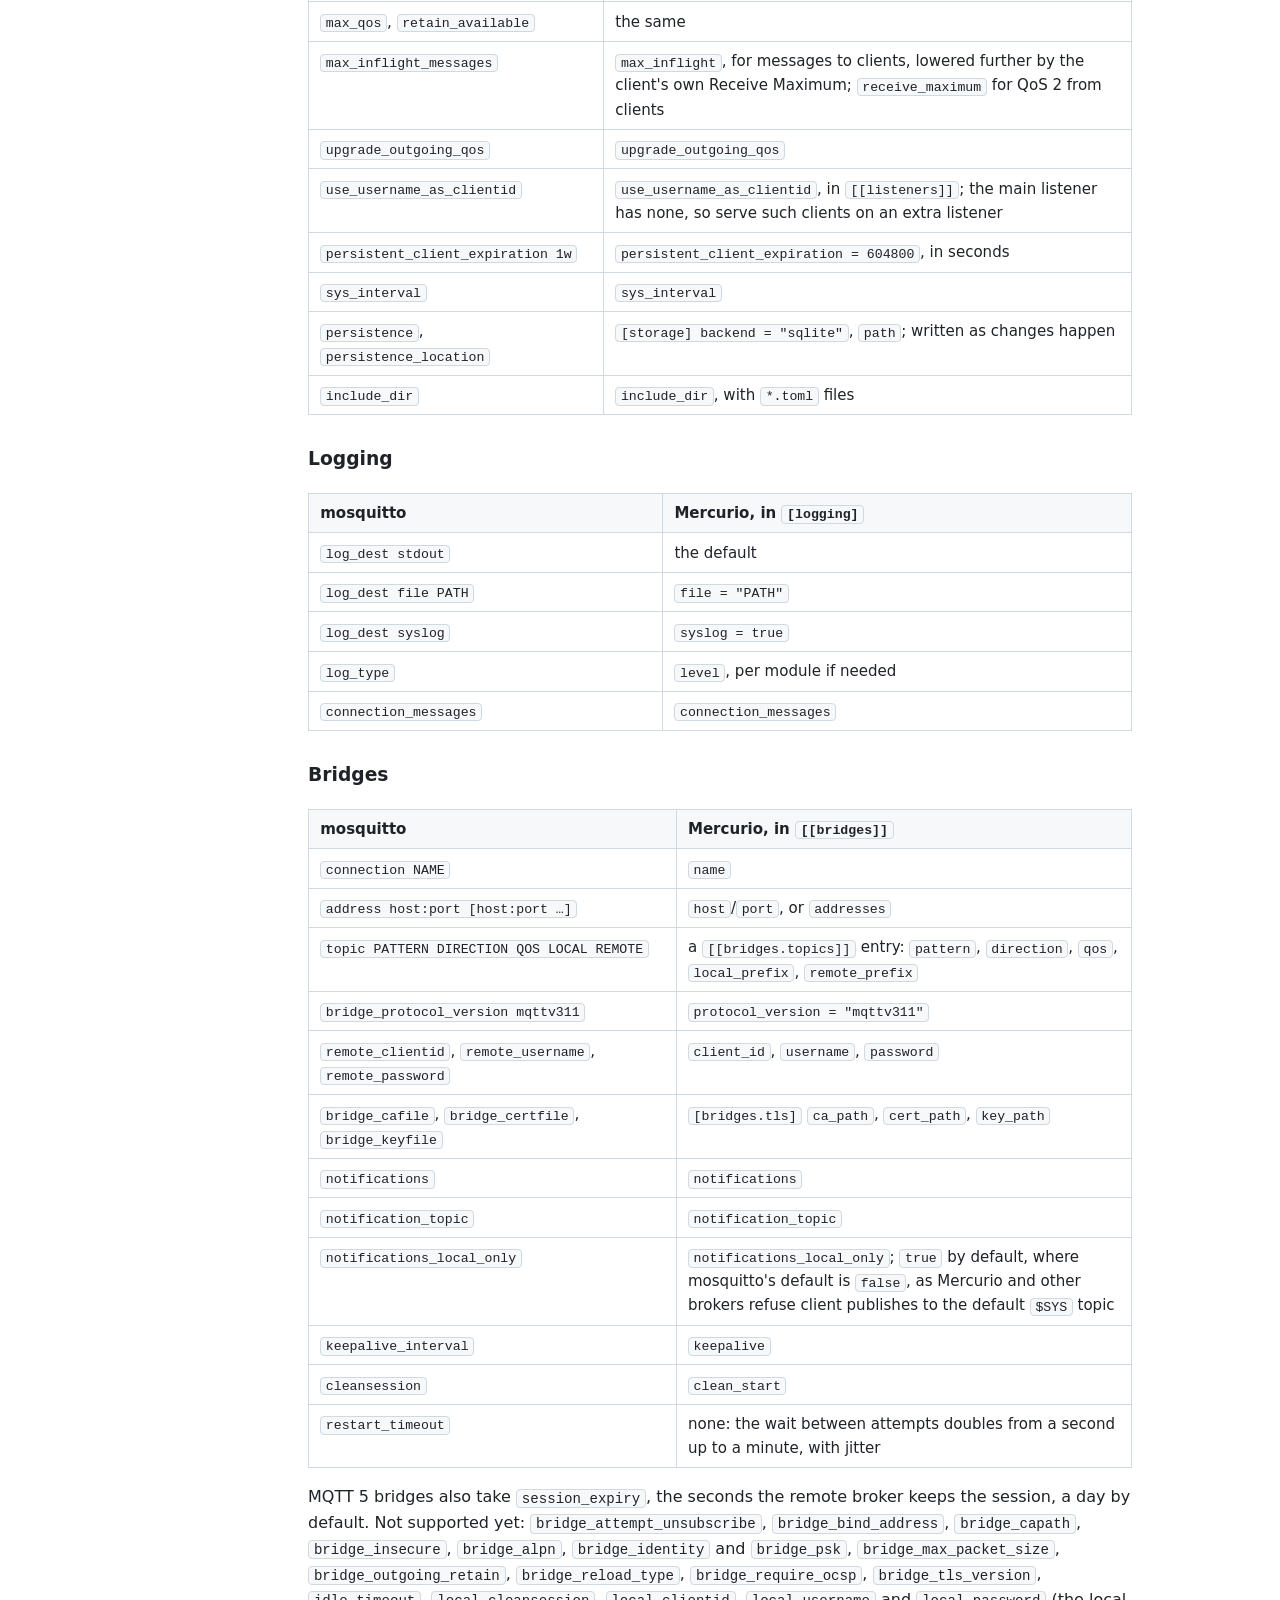
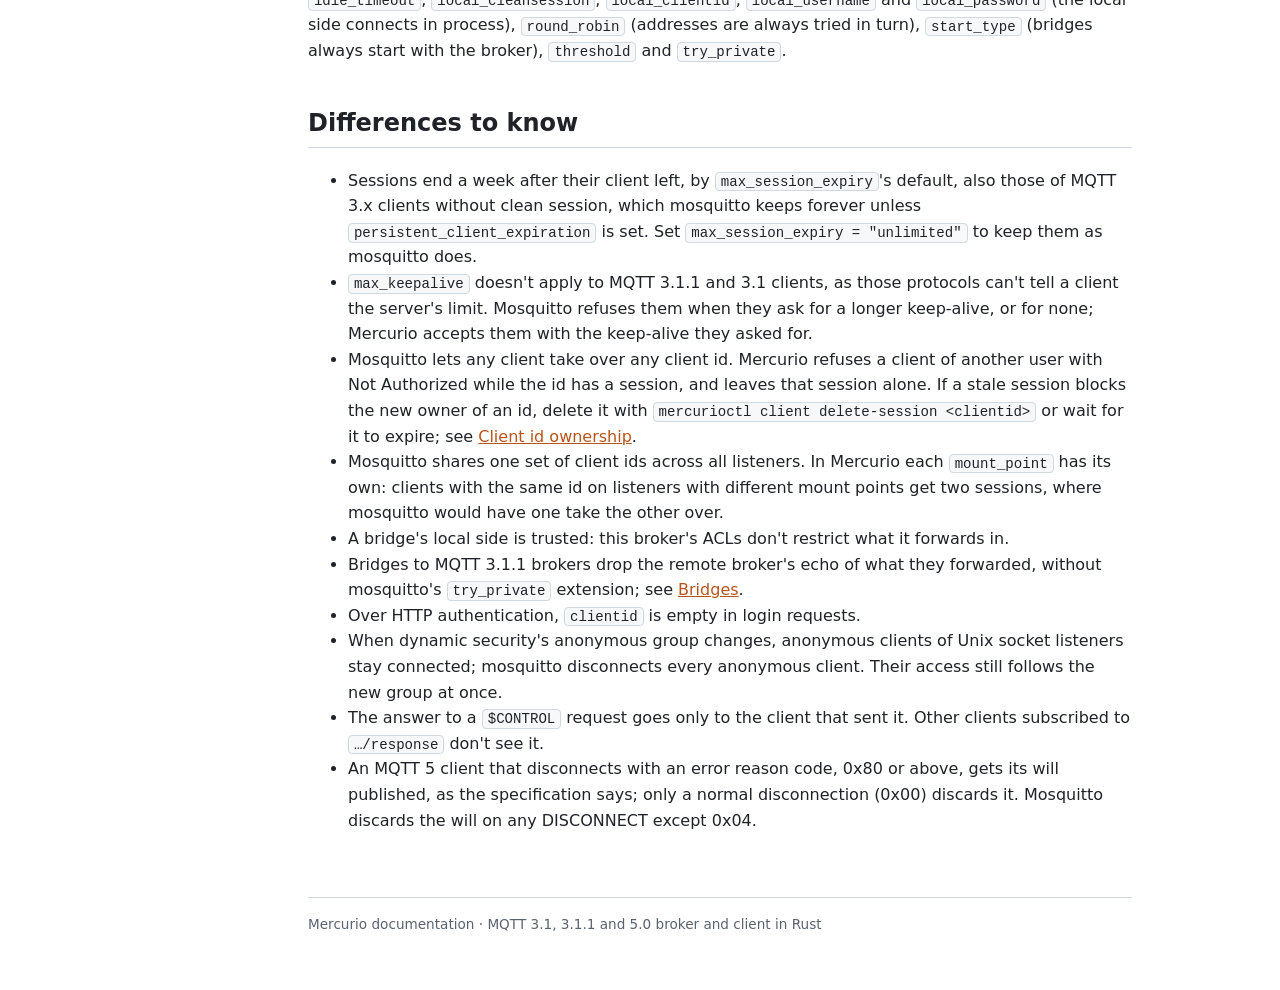
<file: docs/migrating.html>
<!DOCTYPE html>
<html lang="en">
<head>
<meta charset="utf-8">
<meta name="viewport" content="width=device-width, initial-scale=1">
<title>Migrating from mosquitto · Mercurio</title>
<link rel="stylesheet" href="style.css">
</head>
<body>
<nav>
<a class="brand" href="index.html">Mer<span>curio</span></a>
<h2>Getting started</h2>
<ul>
<li><a href="index.html">Overview</a></li>
<li><a href="install.html">Installing &amp; running</a></li>
<li><a href="configuration.html">Configuration reference</a></li>
</ul>
<h2>Broker</h2>
<ul>
<li><a href="security.html">Authentication &amp; access</a></li>
<li><a href="listeners.html">Listeners &amp; transports</a></li>
<li><a href="bridges.html">Bridges</a></li>
<li><a href="operations.html">Operations &amp; monitoring</a></li>
<li><a href="admin.html">Administration</a></li>
<li><a href="mercurioctl.html">mercurioctl</a></li>
</ul>
<h2>Clients &amp; libraries</h2>
<ul>
<li><a href="cli.html">Command-line client</a></li>
<li><a href="client.html">Rust client library</a></li>
<li><a href="embedding.html">Embedding the broker</a></li>
</ul>
<h2>Guides</h2>
<ul>
<li><a href="plugins.html">WebAssembly plugins</a></li>
<li><a href="migrating.html" aria-current="page">Migrating from mosquitto</a></li>
</ul>
</nav>
<main>
<h1>Migrating from mosquitto</h1>
<p class="lead">Mercurio reads mosquitto's password and ACL files as they are and publishes the same <code>$SYS</code> topics. This page maps each mosquitto option to its Mercurio equivalent.</p>

<h2>Step by step</h2>
<ol>
<li>Point <code>password_file</code> and <code>acl_file</code> at your existing files. Hashes written by <code>mosquitto_passwd</code>, <code>$7$</code> and <code>$6$</code>, are recognised.</li>
<li>Translate <code>mosquitto.conf</code> into TOML with the table below.</li>
<li>Start <code>mercuriod</code> on another port, point a few clients at it, then move the rest.</li>
</ol>
<p>Retained messages and persistent sessions are not imported from mosquitto's database; clients with persistent sessions start new ones, and retained messages need to be published again.</p>

<h2>A typical configuration</h2>
<table>
<tr><th>mosquitto.conf</th><th>config.toml</th></tr>
<tr><td><pre>listener 1883 127.0.0.1

listener 8883
certfile /etc/mosquitto/server.crt
keyfile /etc/mosquitto/server.key

allow_anonymous false
password_file /etc/mosquitto/passwd
acl_file /etc/mosquitto/acl

persistence true
persistence_location /var/lib/mosquitto/</pre></td>
<td><pre>[server]
host = "127.0.0.1"
port = 1883

[[listeners]]
host = "0.0.0.0"
port = 8883
[listeners.tls]
enabled = true
cert_path = "/etc/mosquitto/server.crt"
key_path = "/etc/mosquitto/server.key"

[auth]
enabled = true
allow_anonymous = false
password_file = "/etc/mosquitto/passwd"
acl_file = "/etc/mosquitto/acl"

[storage]
backend = "sqlite"
path = "/var/lib/mercurio/mercurio.db"</pre></td></tr>
</table>
<p>In mosquitto 2, <code>per_listener_settings</code> decides whether authentication is global or per listener. In Mercurio, <code>[auth]</code> applies everywhere, and a listener with its own <code>[listeners.auth]</code> uses that instead.</p>

<h2>Option mapping</h2>
<h3>Listeners</h3>
<table>
<tr><th>mosquitto</th><th>Mercurio</th></tr>
<tr><td><code>listener PORT [ADDRESS]</code></td><td><code>[server] port</code>/<code>host</code>, or a <code>[[listeners]]</code> entry</td></tr>
<tr><td><code>listener 0 /path/to/socket</code></td><td><code>[[listeners]] path</code></td></tr>
<tr><td><code>protocol websockets</code></td><td><code>protocol = "websocket"</code>, or <code>[server] websocket_port</code></td></tr>
<tr><td><code>http_dir</code></td><td><code>http_dir</code></td></tr>
<tr><td><code>bind_interface</code></td><td><code>bind_interface</code></td></tr>
<tr><td><code>socket_domain</code></td><td>the address in <code>host</code>, such as <code>"::"</code></td></tr>
<tr><td><code>mount_point</code></td><td><code>mount_point</code></td></tr>
<tr><td><code>max_connections</code></td><td><code>[server] max_connections</code>, and per listener</td></tr>
<tr><td><code>enable_proxy_protocol</code></td><td><code>proxy_protocol = true</code>, with <code>proxy_from</code> naming the proxies</td></tr>
</table>
<h3>TLS</h3>
<table>
<tr><th>mosquitto</th><th>Mercurio, in <code>[server.tls]</code> or <code>[listeners.tls]</code></th></tr>
<tr><td><code>certfile</code>, <code>keyfile</code></td><td><code>cert_path</code>, <code>key_path</code>, with <code>enabled = true</code></td></tr>
<tr><td><code>cafile</code> with <code>require_certificate true</code></td><td><code>ca_path</code></td></tr>
<tr><td><code>cafile</code> with <code>require_certificate false</code></td><td><code>ca_path</code> with <code>require_certificate = false</code></td></tr>
<tr><td><code>crlfile</code></td><td><code>crl_path</code>, with <code>crl_end_entity_only = true</code> to check only the client's own certificate as mosquitto does; by default its intermediate CAs need CRLs too</td></tr>
<tr><td><code>use_identity_as_username</code></td><td><code>identity_as_username</code></td></tr>
<tr><td><code>use_subject_as_username</code></td><td><code>subject_as_username</code></td></tr>
<tr><td><code>tls_version tlsv1.3</code></td><td><code>min_version = "1.3"</code></td></tr>
<tr><td><code>psk_hint</code>, <code>psk_file</code></td><td>not supported</td></tr>
</table>
<h3>Security</h3>
<table>
<tr><th>mosquitto</th><th>Mercurio</th></tr>
<tr><td><code>allow_anonymous</code></td><td><code>[auth] enabled = true</code> with <code>allow_anonymous</code></td></tr>
<tr><td><code>password_file</code>, <code>acl_file</code></td><td>the same, in <code>[auth]</code></td></tr>
<tr><td>dynamic security plugin</td><td><code>[auth] dynamic_security</code>, with the same commands and the same order of roles, groups and priorities; convert mosquitto's <code>dynamic-security.json</code>, passwords included, with <code>mercuriod dynsec-import</code>, or start a new file with <code>mercuriod dynsec-init</code></td></tr>
<tr><td><code>mosquitto_ctrl dynsec …</code></td><td><a href="mercurioctl.html#dynsec"><code>mercurioctl dynsec …</code></a>, with the same commands in kebab-case; <code>mosquitto_ctrl dynsec init</code> is <code>mercuriod dynsec-init</code></td></tr>
<tr><td>mosquitto-go-auth HTTP backend</td><td><code>[auth.http]</code></td></tr>
<tr><td>none: mosquitto has no built-in enhanced authentication method</td><td><a href="security.html#scram">SCRAM-SHA-256</a>, offered with <code>password_file</code> and <code>dynamic_security</code>. Passwords from <code>mosquitto_passwd</code> or <code>dynsec-import</code> have no SCRAM keys: they keep working for plain logins and get keys when set again</td></tr>
<tr><td><code>check_retain_source</code></td><td><code>check_retain_source</code></td></tr>
<tr><td><code>allow_zero_length_clientid</code>, <code>auto_id_prefix</code>, <code>clientid_prefixes</code></td><td>the same, in <code>[server]</code></td></tr>
</table>
<h3>Limits and behaviour</h3>
<table>
<tr><th>mosquitto</th><th>Mercurio, in <code>[server]</code></th></tr>
<tr><td><code>max_queued_messages</code>, <code>max_queued_bytes</code></td><td><code>max_queued_messages</code>, <code>max_queued_bytes</code>; also <code>max_queued_qos0_messages</code></td></tr>
<tr><td><code>max_packet_size</code>, <code>message_size_limit</code></td><td><code>max_packet_size</code></td></tr>
<tr><td><code>max_keepalive</code></td><td><code>max_keepalive</code>, for MQTT 5 clients only; see <a href="#differences">below</a></td></tr>
<tr><td><code>max_qos</code>, <code>retain_available</code></td><td>the same</td></tr>
<tr><td><code>max_inflight_messages</code></td><td><code>max_inflight</code>, for messages to clients, lowered further by the client's own Receive Maximum; <code>receive_maximum</code> for QoS 2 from clients</td></tr>
<tr><td><code>upgrade_outgoing_qos</code></td><td><code>upgrade_outgoing_qos</code></td></tr>
<tr><td><code>use_username_as_clientid</code></td><td><code>use_username_as_clientid</code>, in <code>[[listeners]]</code>; the main listener has none, so serve such clients on an extra listener</td></tr>
<tr><td><code>persistent_client_expiration 1w</code></td><td><code>persistent_client_expiration = 604800</code>, in seconds</td></tr>
<tr><td><code>sys_interval</code></td><td><code>sys_interval</code></td></tr>
<tr><td><code>persistence</code>, <code>persistence_location</code></td><td><code>[storage] backend = "sqlite"</code>, <code>path</code>; written as changes happen</td></tr>
<tr><td><code>include_dir</code></td><td><code>include_dir</code>, with <code>*.toml</code> files</td></tr>
</table>
<h3>Logging</h3>
<table>
<tr><th>mosquitto</th><th>Mercurio, in <code>[logging]</code></th></tr>
<tr><td><code>log_dest stdout</code></td><td>the default</td></tr>
<tr><td><code>log_dest file PATH</code></td><td><code>file = "PATH"</code></td></tr>
<tr><td><code>log_dest syslog</code></td><td><code>syslog = true</code></td></tr>
<tr><td><code>log_type</code></td><td><code>level</code>, per module if needed</td></tr>
<tr><td><code>connection_messages</code></td><td><code>connection_messages</code></td></tr>
</table>
<h3>Bridges</h3>
<table>
<tr><th>mosquitto</th><th>Mercurio, in <code>[[bridges]]</code></th></tr>
<tr><td><code>connection NAME</code></td><td><code>name</code></td></tr>
<tr><td><code>address host:port [host:port …]</code></td><td><code>host</code>/<code>port</code>, or <code>addresses</code></td></tr>
<tr><td><code>topic PATTERN DIRECTION QOS LOCAL REMOTE</code></td><td>a <code>[[bridges.topics]]</code> entry: <code>pattern</code>, <code>direction</code>, <code>qos</code>, <code>local_prefix</code>, <code>remote_prefix</code></td></tr>
<tr><td><code>bridge_protocol_version mqttv311</code></td><td><code>protocol_version = "mqttv311"</code></td></tr>
<tr><td><code>remote_clientid</code>, <code>remote_username</code>, <code>remote_password</code></td><td><code>client_id</code>, <code>username</code>, <code>password</code></td></tr>
<tr><td><code>bridge_cafile</code>, <code>bridge_certfile</code>, <code>bridge_keyfile</code></td><td><code>[bridges.tls]</code> <code>ca_path</code>, <code>cert_path</code>, <code>key_path</code></td></tr>
<tr><td><code>notifications</code></td><td><code>notifications</code></td></tr>
<tr><td><code>notification_topic</code></td><td><code>notification_topic</code></td></tr>
<tr><td><code>notifications_local_only</code></td><td><code>notifications_local_only</code>; <code>true</code> by default, where mosquitto's default is <code>false</code>, as Mercurio and other brokers refuse client publishes to the default <code>$SYS</code> topic</td></tr>
<tr><td><code>keepalive_interval</code></td><td><code>keepalive</code></td></tr>
<tr><td><code>cleansession</code></td><td><code>clean_start</code></td></tr>
<tr><td><code>restart_timeout</code></td><td>none: the wait between attempts doubles from a second up to a minute, with jitter</td></tr>
</table>
<p>MQTT 5 bridges also take <code>session_expiry</code>, the seconds the remote broker keeps the session, a day by default. Not supported yet: <code>bridge_attempt_unsubscribe</code>, <code>bridge_bind_address</code>, <code>bridge_capath</code>, <code>bridge_insecure</code>, <code>bridge_alpn</code>, <code>bridge_identity</code> and <code>bridge_psk</code>, <code>bridge_max_packet_size</code>, <code>bridge_outgoing_retain</code>, <code>bridge_reload_type</code>, <code>bridge_require_ocsp</code>, <code>bridge_tls_version</code>, <code>idle_timeout</code>, <code>local_cleansession</code>, <code>local_clientid</code>, <code>local_username</code> and <code>local_password</code> (the local side connects in process), <code>round_robin</code> (addresses are always tried in turn), <code>start_type</code> (bridges always start with the broker), <code>threshold</code> and <code>try_private</code>.</p>

<h2 id="differences">Differences to know</h2>
<ul>
<li>Sessions end a week after their client left, by <code>max_session_expiry</code>'s default, also those of MQTT 3.x clients without clean session, which mosquitto keeps forever unless <code>persistent_client_expiration</code> is set. Set <code>max_session_expiry = "unlimited"</code> to keep them as mosquitto does.</li>
<li><code>max_keepalive</code> doesn't apply to MQTT 3.1.1 and 3.1 clients, as those protocols can't tell a client the server's limit. Mosquitto refuses them when they ask for a longer keep-alive, or for none; Mercurio accepts them with the keep-alive they asked for.</li>
<li>Mosquitto lets any client take over any client id. Mercurio refuses a client of another user with Not Authorized while the id has a session, and leaves that session alone. If a stale session blocks the new owner of an id, delete it with <code>mercurioctl client delete-session &lt;clientid&gt;</code> or wait for it to expire; see <a href="security.html#client-ids">Client id ownership</a>.</li>
<li>Mosquitto shares one set of client ids across all listeners. In Mercurio each <code>mount_point</code> has its own: clients with the same id on listeners with different mount points get two sessions, where mosquitto would have one take the other over.</li>
<li>A bridge's local side is trusted: this broker's ACLs don't restrict what it forwards in.</li>
<li>Bridges to MQTT 3.1.1 brokers drop the remote broker's echo of what they forwarded, without mosquitto's <code>try_private</code> extension; see <a href="bridges.html">Bridges</a>.</li>
<li>Over HTTP authentication, <code>clientid</code> is empty in login requests.</li>
<li>When dynamic security's anonymous group changes, anonymous clients of Unix socket listeners stay connected; mosquitto disconnects every anonymous client. Their access still follows the new group at once.</li>
<li>The answer to a <code>$CONTROL</code> request goes only to the client that sent it. Other clients subscribed to <code>…/response</code> don't see it.</li>
<li>An MQTT 5 client that disconnects with an error reason code, 0x80 or above, gets its will published, as the specification says; only a normal disconnection (0x00) discards it. Mosquitto discards the will on any DISCONNECT except 0x04.</li></ul>
</ul>
<footer>Mercurio documentation · MQTT 3.1, 3.1.1 and 5.0 broker and client in Rust</footer>
</main>
</body>
</html>
</file>
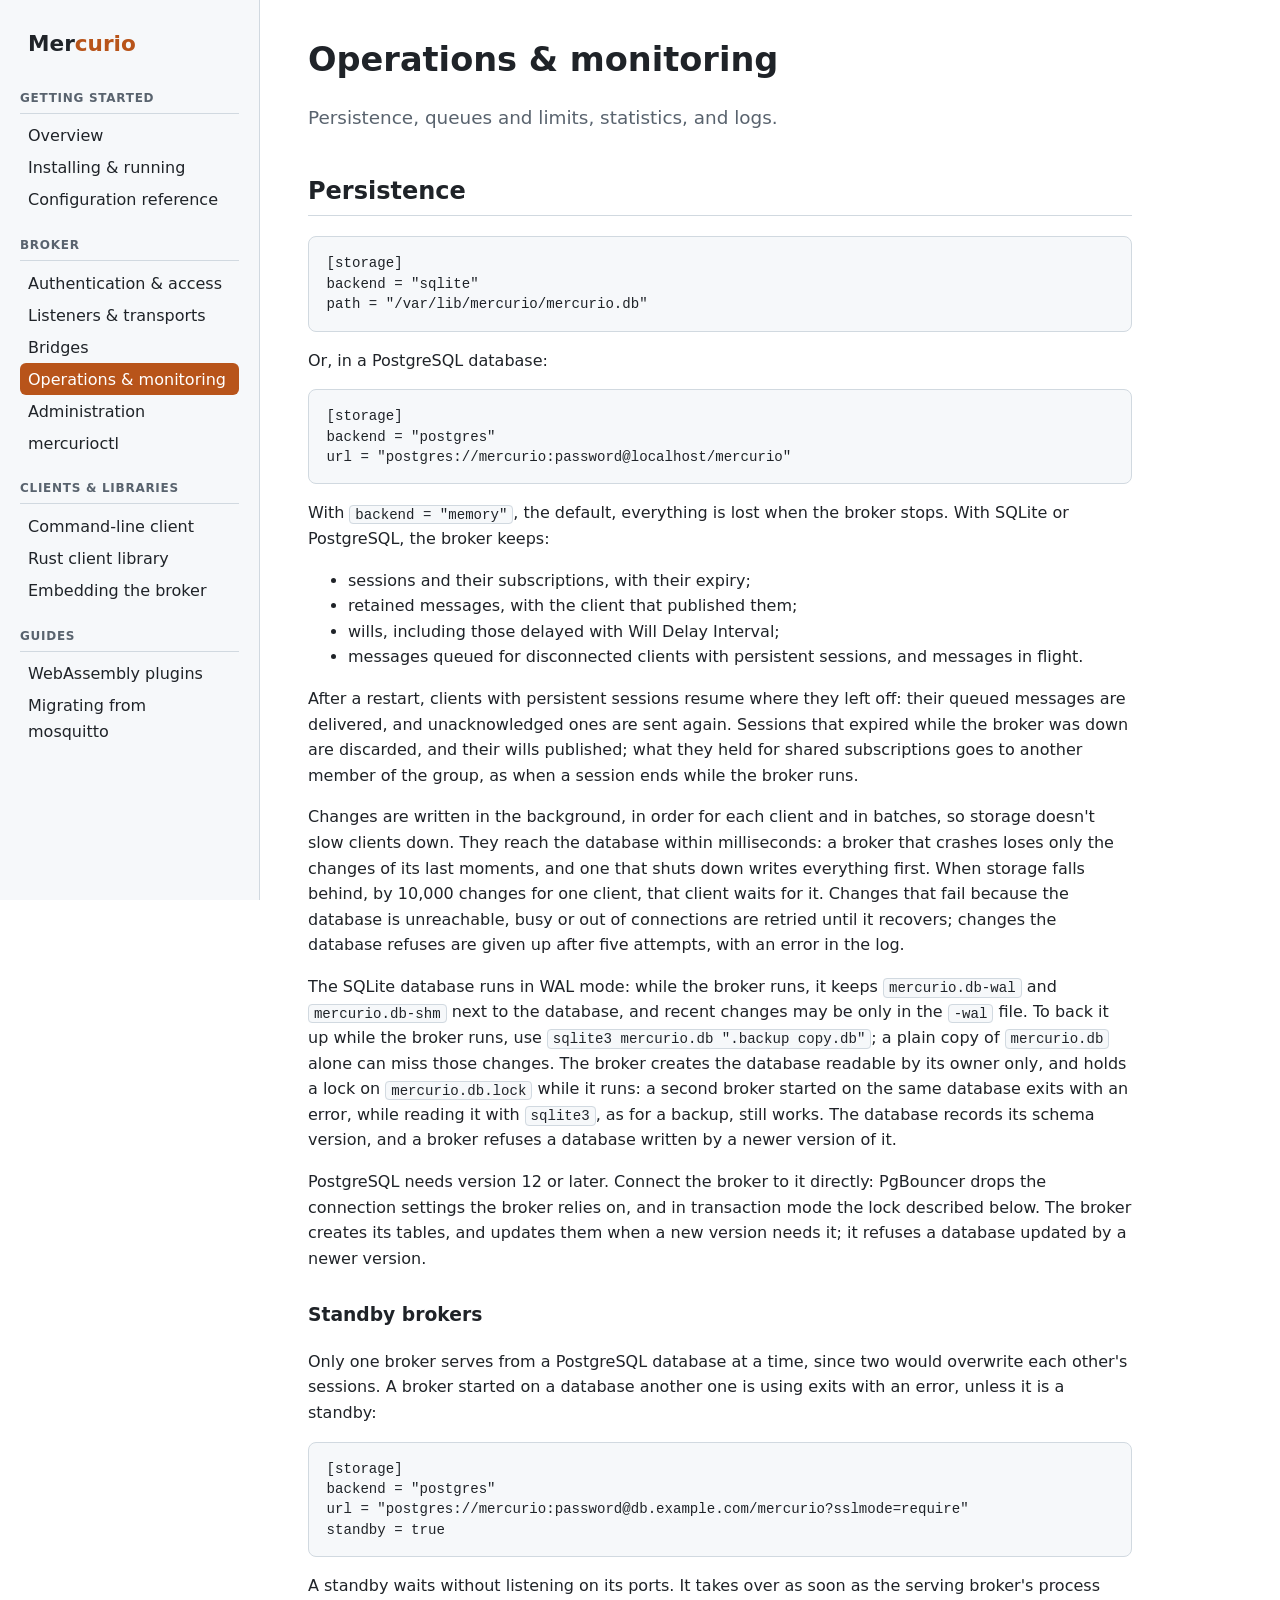
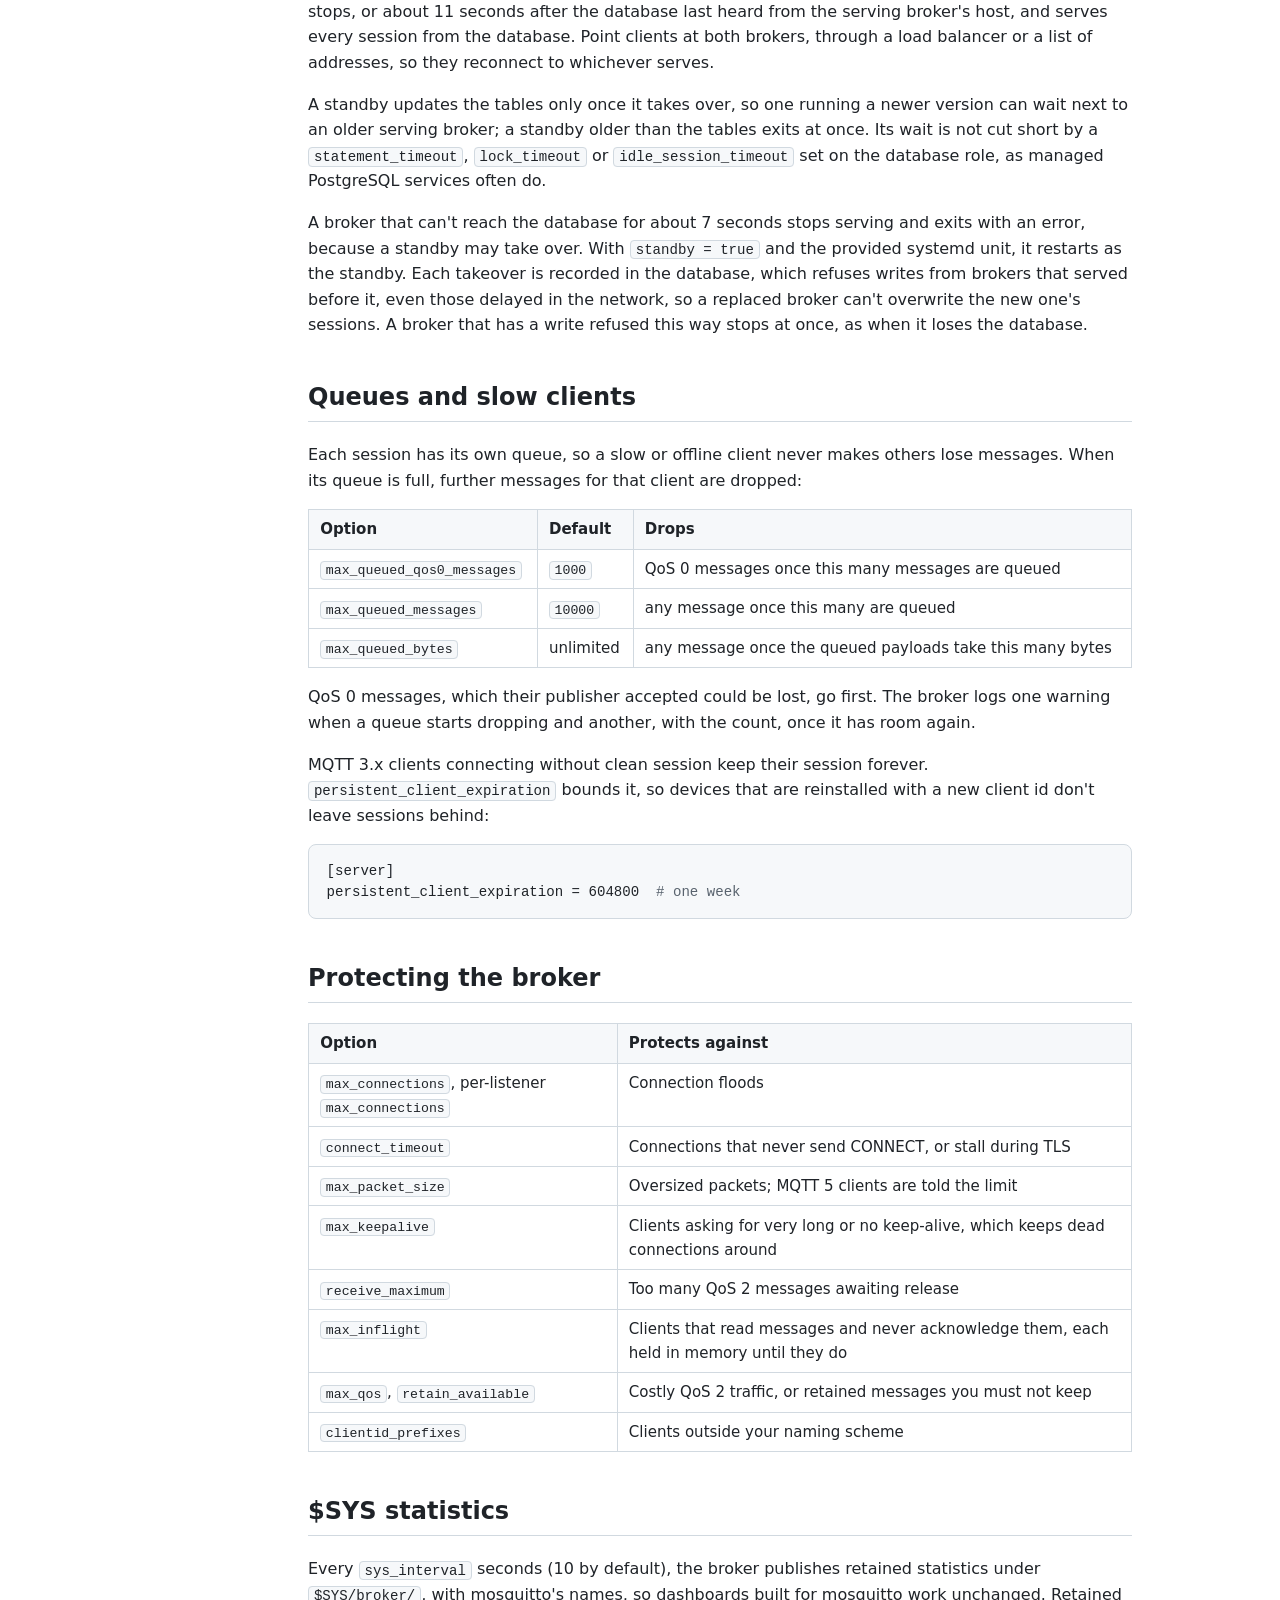
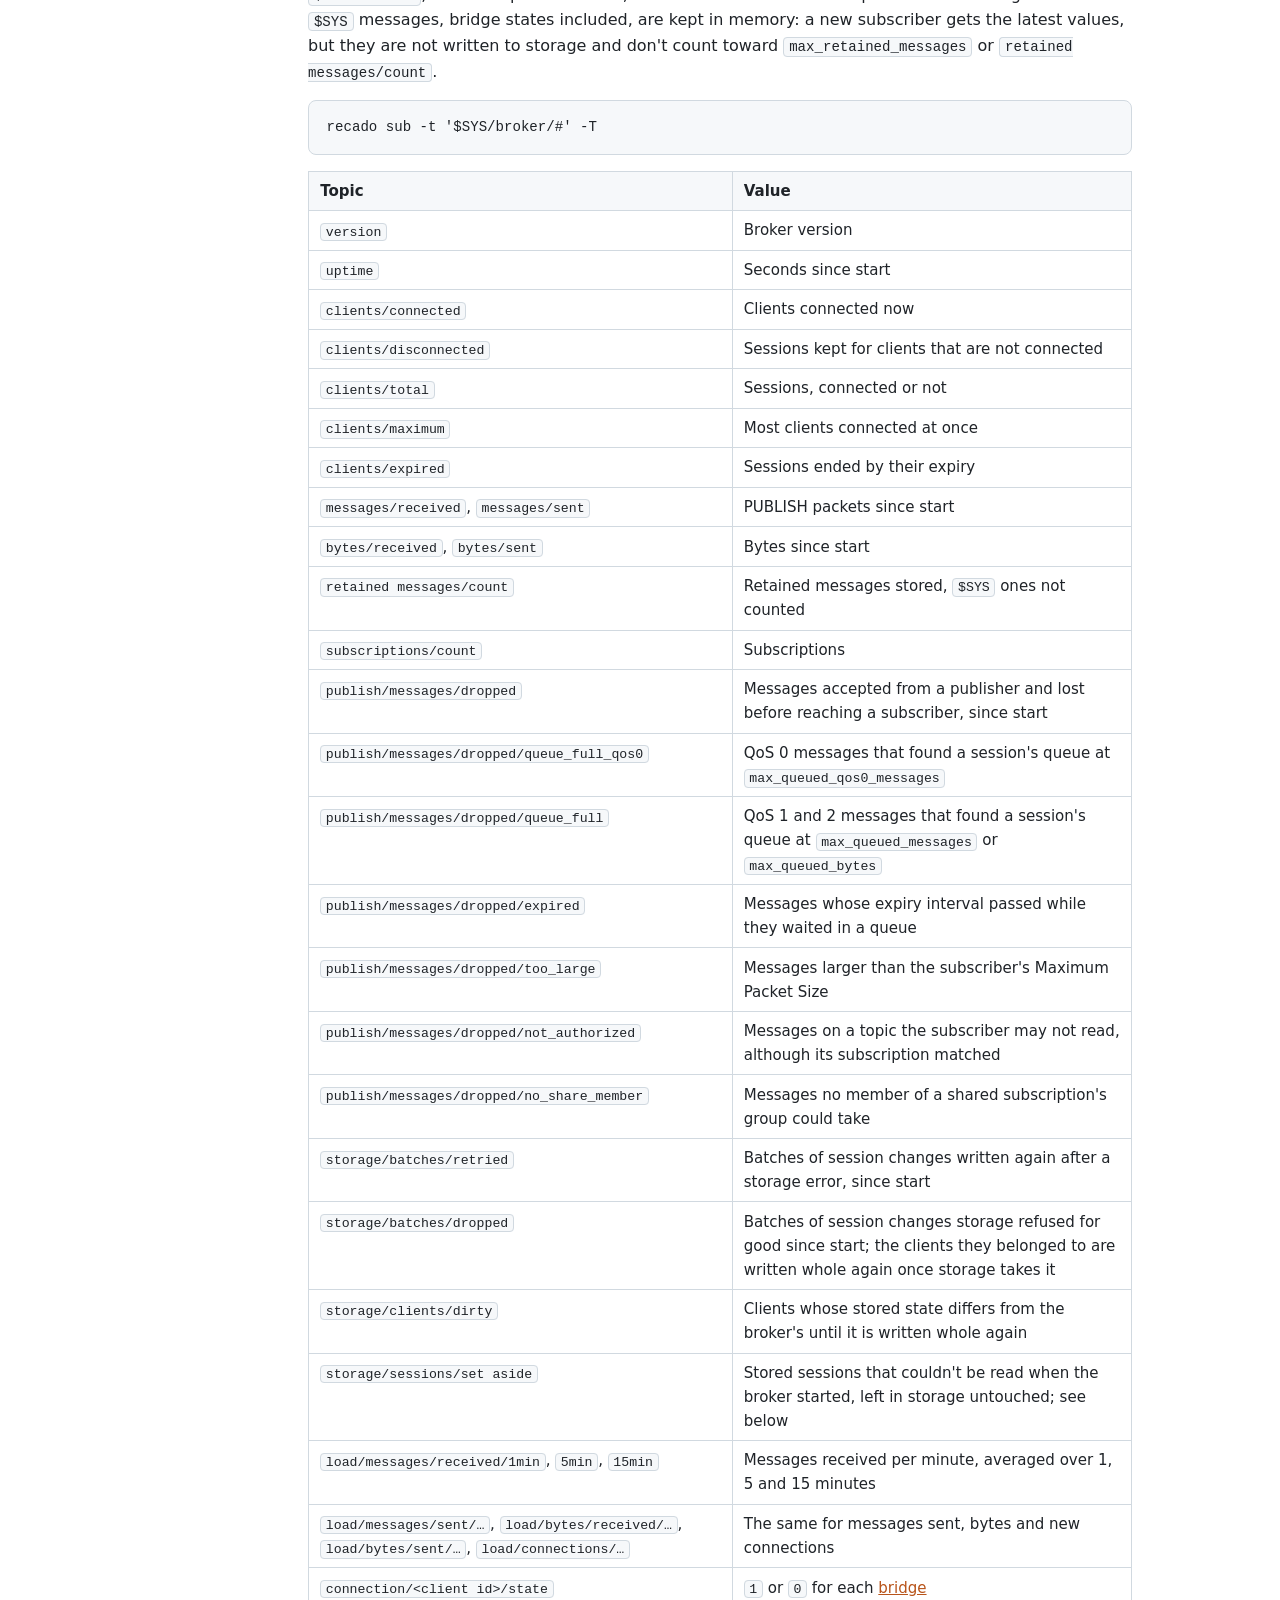
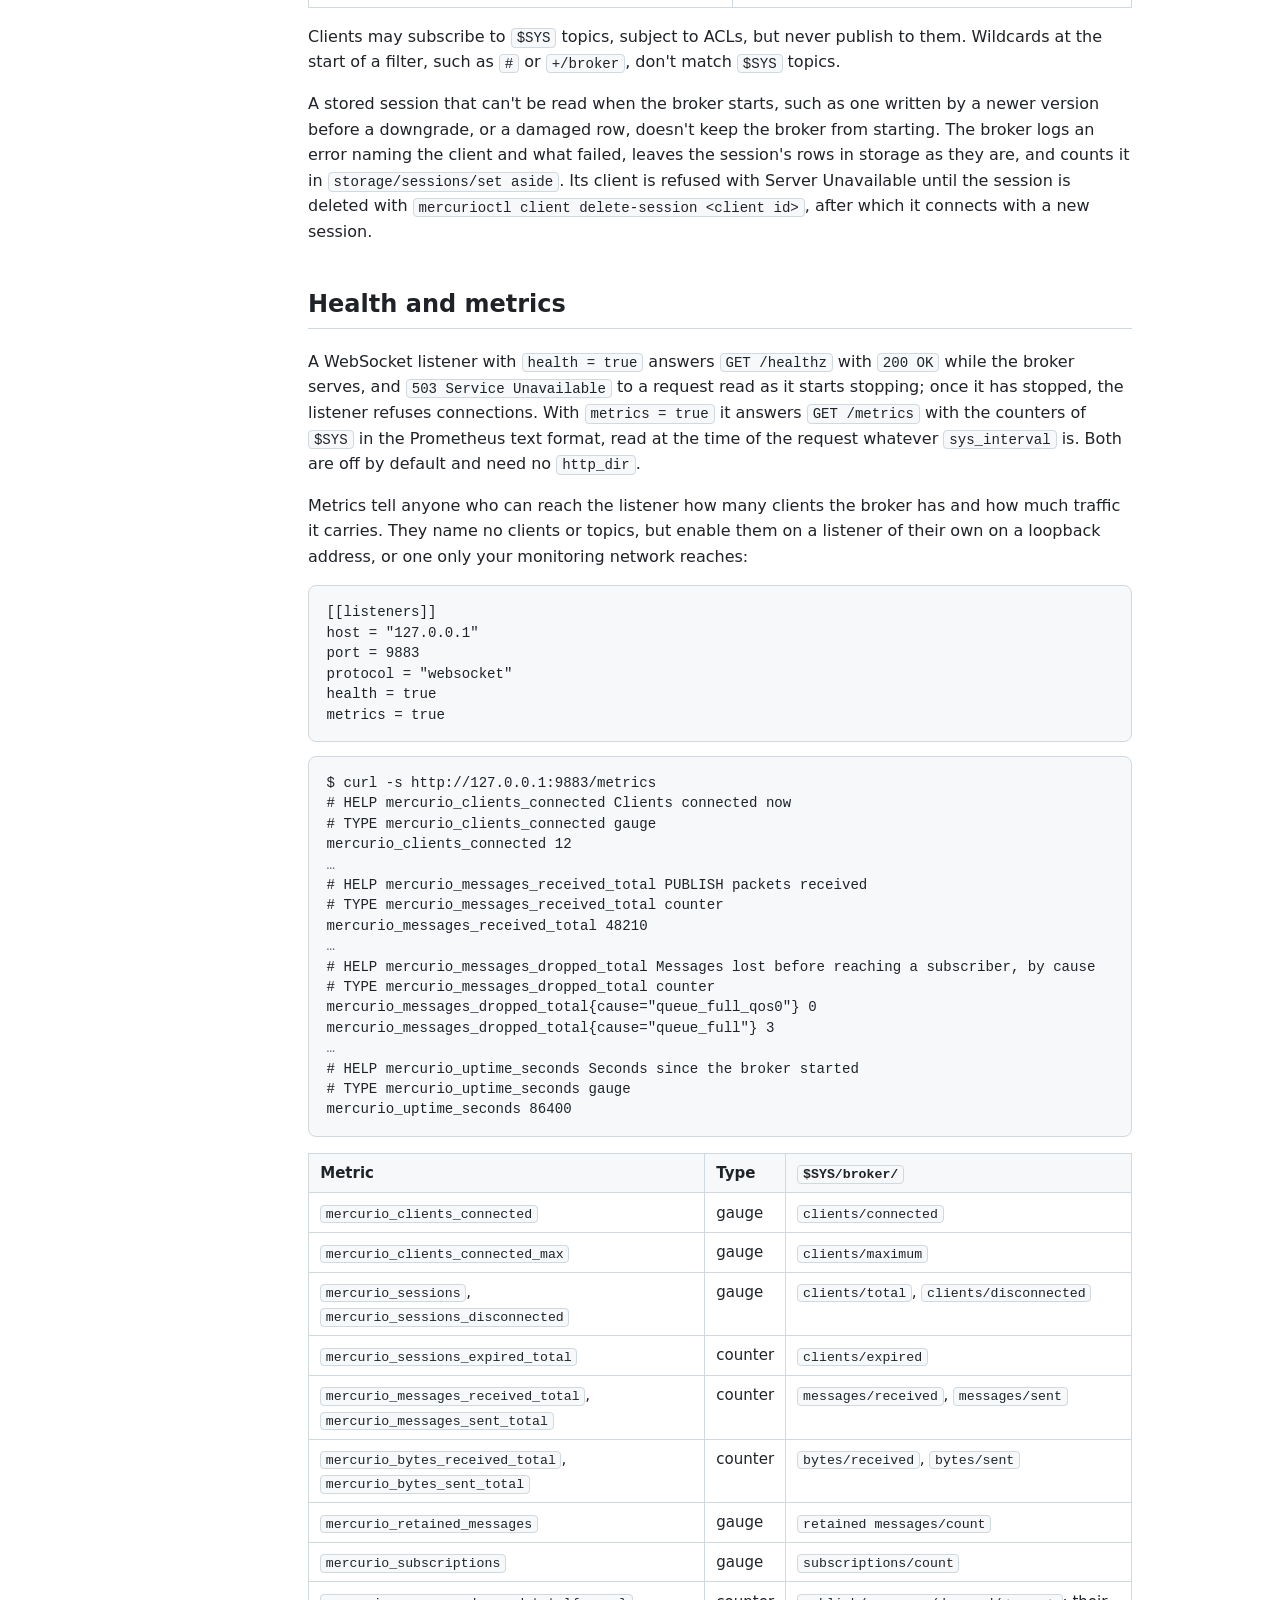
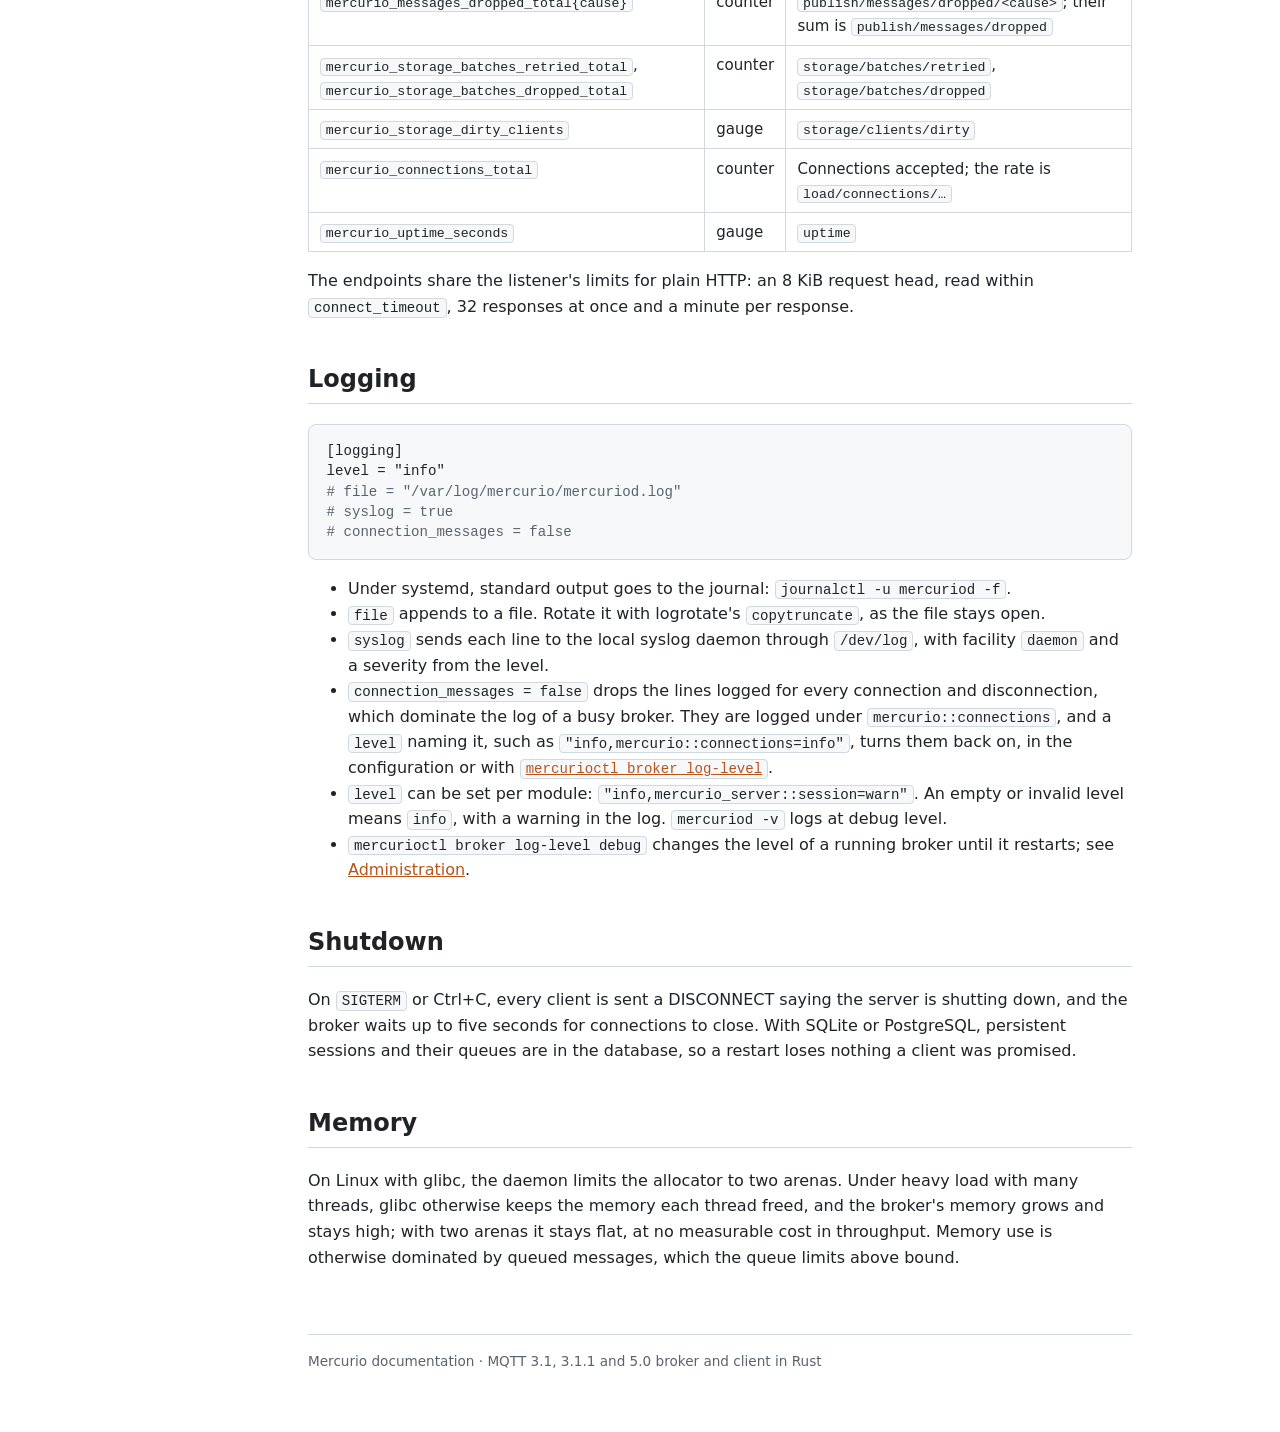
<file: docs/operations.html>
<!DOCTYPE html>
<html lang="en">
<head>
<meta charset="utf-8">
<meta name="viewport" content="width=device-width, initial-scale=1">
<title>Operations &amp; monitoring · Mercurio</title>
<link rel="stylesheet" href="style.css">
</head>
<body>
<nav>
<a class="brand" href="index.html">Mer<span>curio</span></a>
<h2>Getting started</h2>
<ul>
<li><a href="index.html">Overview</a></li>
<li><a href="install.html">Installing &amp; running</a></li>
<li><a href="configuration.html">Configuration reference</a></li>
</ul>
<h2>Broker</h2>
<ul>
<li><a href="security.html">Authentication &amp; access</a></li>
<li><a href="listeners.html">Listeners &amp; transports</a></li>
<li><a href="bridges.html">Bridges</a></li>
<li><a href="operations.html" aria-current="page">Operations &amp; monitoring</a></li>
<li><a href="admin.html">Administration</a></li>
<li><a href="mercurioctl.html">mercurioctl</a></li>
</ul>
<h2>Clients &amp; libraries</h2>
<ul>
<li><a href="cli.html">Command-line client</a></li>
<li><a href="client.html">Rust client library</a></li>
<li><a href="embedding.html">Embedding the broker</a></li>
</ul>
<h2>Guides</h2>
<ul>
<li><a href="plugins.html">WebAssembly plugins</a></li>
<li><a href="migrating.html">Migrating from mosquitto</a></li>
</ul>
</nav>
<main>
<h1>Operations &amp; monitoring</h1>
<p class="lead">Persistence, queues and limits, statistics, and logs.</p>

<h2 id="persistence">Persistence</h2>
<pre>[storage]
backend = "sqlite"
path = "/var/lib/mercurio/mercurio.db"</pre>
<p>Or, in a PostgreSQL database:</p>
<pre>[storage]
backend = "postgres"
url = "postgres://mercurio:password@localhost/mercurio"</pre>
<p>With <code>backend = "memory"</code>, the default, everything is lost when the broker stops. With SQLite or PostgreSQL, the broker keeps:</p>
<ul>
<li>sessions and their subscriptions, with their expiry;</li>
<li>retained messages, with the client that published them;</li>
<li>wills, including those delayed with Will Delay Interval;</li>
<li>messages queued for disconnected clients with persistent sessions, and messages in flight.</li>
</ul>
<p>After a restart, clients with persistent sessions resume where they left off: their queued messages are delivered, and unacknowledged ones are sent again. Sessions that expired while the broker was down are discarded, and their wills published; what they held for shared subscriptions goes to another member of the group, as when a session ends while the broker runs.</p>
<p>Changes are written in the background, in order for each client and in batches, so storage doesn't slow clients down. They reach the database within milliseconds: a broker that crashes loses only the changes of its last moments, and one that shuts down writes everything first. When storage falls behind, by 10,000 changes for one client, that client waits for it. Changes that fail because the database is unreachable, busy or out of connections are retried until it recovers; changes the database refuses are given up after five attempts, with an error in the log.</p>
<p>The SQLite database runs in WAL mode: while the broker runs, it keeps <code>mercurio.db-wal</code> and <code>mercurio.db-shm</code> next to the database, and recent changes may be only in the <code>-wal</code> file. To back it up while the broker runs, use <code>sqlite3 mercurio.db ".backup copy.db"</code>; a plain copy of <code>mercurio.db</code> alone can miss those changes. The broker creates the database readable by its owner only, and holds a lock on <code>mercurio.db.lock</code> while it runs: a second broker started on the same database exits with an error, while reading it with <code>sqlite3</code>, as for a backup, still works. The database records its schema version, and a broker refuses a database written by a newer version of it.</p>
<p>PostgreSQL needs version 12 or later. Connect the broker to it directly: PgBouncer drops the connection settings the broker relies on, and in transaction mode the lock described below. The broker creates its tables, and updates them when a new version needs it; it refuses a database updated by a newer version.</p>

<h3 id="standby">Standby brokers</h3>
<p>Only one broker serves from a PostgreSQL database at a time, since two would overwrite each other's sessions. A broker started on a database another one is using exits with an error, unless it is a standby:</p>
<pre>[storage]
backend = "postgres"
url = "postgres://mercurio:password@db.example.com/mercurio?sslmode=require"
standby = true</pre>
<p>A standby waits without listening on its ports. It takes over as soon as the serving broker's process stops, or about 11 seconds after the database last heard from the serving broker's host, and serves every session from the database. Point clients at both brokers, through a load balancer or a list of addresses, so they reconnect to whichever serves.</p>
<p>A standby updates the tables only once it takes over, so one running a newer version can wait next to an older serving broker; a standby older than the tables exits at once. Its wait is not cut short by a <code>statement_timeout</code>, <code>lock_timeout</code> or <code>idle_session_timeout</code> set on the database role, as managed PostgreSQL services often do.</p>
<p>A broker that can't reach the database for about 7 seconds stops serving and exits with an error, because a standby may take over. With <code>standby = true</code> and the provided systemd unit, it restarts as the standby. Each takeover is recorded in the database, which refuses writes from brokers that served before it, even those delayed in the network, so a replaced broker can't overwrite the new one's sessions. A broker that has a write refused this way stops at once, as when it loses the database.</p>

<h2 id="queues">Queues and slow clients</h2>
<p>Each session has its own queue, so a slow or offline client never makes others lose messages. When its queue is full, further messages for that client are dropped:</p>
<table>
<tr><th>Option</th><th>Default</th><th>Drops</th></tr>
<tr><td><code>max_queued_qos0_messages</code></td><td><code>1000</code></td><td>QoS 0 messages once this many messages are queued</td></tr>
<tr><td><code>max_queued_messages</code></td><td><code>10000</code></td><td>any message once this many are queued</td></tr>
<tr><td><code>max_queued_bytes</code></td><td>unlimited</td><td>any message once the queued payloads take this many bytes</td></tr>
</table>
<p>QoS 0 messages, which their publisher accepted could be lost, go first. The broker logs one warning when a queue starts dropping and another, with the count, once it has room again.</p>
<p>MQTT 3.x clients connecting without clean session keep their session forever. <code>persistent_client_expiration</code> bounds it, so devices that are reinstalled with a new client id don't leave sessions behind:</p>
<pre>[server]
persistent_client_expiration = 604800  <span class="comment"># one week</span></pre>

<h2 id="limits">Protecting the broker</h2>
<table>
<tr><th>Option</th><th>Protects against</th></tr>
<tr><td><code>max_connections</code>, per-listener <code>max_connections</code></td><td>Connection floods</td></tr>
<tr><td><code>connect_timeout</code></td><td>Connections that never send CONNECT, or stall during TLS</td></tr>
<tr><td><code>max_packet_size</code></td><td>Oversized packets; MQTT 5 clients are told the limit</td></tr>
<tr><td><code>max_keepalive</code></td><td>Clients asking for very long or no keep-alive, which keeps dead connections around</td></tr>
<tr><td><code>receive_maximum</code></td><td>Too many QoS 2 messages awaiting release</td></tr>
<tr><td><code>max_inflight</code></td><td>Clients that read messages and never acknowledge them, each held in memory until they do</td></tr>
<tr><td><code>max_qos</code>, <code>retain_available</code></td><td>Costly QoS 2 traffic, or retained messages you must not keep</td></tr>
<tr><td><code>clientid_prefixes</code></td><td>Clients outside your naming scheme</td></tr>
</table>

<h2 id="sys">$SYS statistics</h2>
<p>Every <code>sys_interval</code> seconds (10 by default), the broker publishes retained statistics under <code>$SYS/broker/</code>, with mosquitto's names, so dashboards built for mosquitto work unchanged. Retained <code>$SYS</code> messages, bridge states included, are kept in memory: a new subscriber gets the latest values, but they are not written to storage and don't count toward <code>max_retained_messages</code> or <code>retained messages/count</code>.</p>
<pre>recado sub -t '$SYS/broker/#' -T</pre>
<table>
<tr><th>Topic</th><th>Value</th></tr>
<tr><td><code>version</code></td><td>Broker version</td></tr>
<tr><td><code>uptime</code></td><td>Seconds since start</td></tr>
<tr><td><code>clients/connected</code></td><td>Clients connected now</td></tr>
<tr><td><code>clients/disconnected</code></td><td>Sessions kept for clients that are not connected</td></tr>
<tr><td><code>clients/total</code></td><td>Sessions, connected or not</td></tr>
<tr><td><code>clients/maximum</code></td><td>Most clients connected at once</td></tr>
<tr><td><code>clients/expired</code></td><td>Sessions ended by their expiry</td></tr>
<tr><td><code>messages/received</code>, <code>messages/sent</code></td><td>PUBLISH packets since start</td></tr>
<tr><td><code>bytes/received</code>, <code>bytes/sent</code></td><td>Bytes since start</td></tr>
<tr><td><code>retained messages/count</code></td><td>Retained messages stored, <code>$SYS</code> ones not counted</td></tr>
<tr><td><code>subscriptions/count</code></td><td>Subscriptions</td></tr>
<tr><td><code>publish/messages/dropped</code></td><td>Messages accepted from a publisher and lost before reaching a subscriber, since start</td></tr>
<tr><td><code>publish/messages/dropped/queue_full_qos0</code></td><td>QoS 0 messages that found a session's queue at <code>max_queued_qos0_messages</code></td></tr>
<tr><td><code>publish/messages/dropped/queue_full</code></td><td>QoS 1 and 2 messages that found a session's queue at <code>max_queued_messages</code> or <code>max_queued_bytes</code></td></tr>
<tr><td><code>publish/messages/dropped/expired</code></td><td>Messages whose expiry interval passed while they waited in a queue</td></tr>
<tr><td><code>publish/messages/dropped/too_large</code></td><td>Messages larger than the subscriber's Maximum Packet Size</td></tr>
<tr><td><code>publish/messages/dropped/not_authorized</code></td><td>Messages on a topic the subscriber may not read, although its subscription matched</td></tr>
<tr><td><code>publish/messages/dropped/no_share_member</code></td><td>Messages no member of a shared subscription's group could take</td></tr>
<tr><td><code>storage/batches/retried</code></td><td>Batches of session changes written again after a storage error, since start</td></tr>
<tr><td><code>storage/batches/dropped</code></td><td>Batches of session changes storage refused for good since start; the clients they belonged to are written whole again once storage takes it</td></tr>
<tr><td><code>storage/clients/dirty</code></td><td>Clients whose stored state differs from the broker's until it is written whole again</td></tr>
<tr><td><code>storage/sessions/set aside</code></td><td>Stored sessions that couldn't be read when the broker started, left in storage untouched; see below</td></tr>
<tr><td><code>load/messages/received/1min</code>, <code>5min</code>, <code>15min</code></td><td>Messages received per minute, averaged over 1, 5 and 15 minutes</td></tr>
<tr><td><code>load/messages/sent/…</code>, <code>load/bytes/received/…</code>, <code>load/bytes/sent/…</code>, <code>load/connections/…</code></td><td>The same for messages sent, bytes and new connections</td></tr>
<tr><td><code>connection/&lt;client id&gt;/state</code></td><td><code>1</code> or <code>0</code> for each <a href="bridges.html">bridge</a></td></tr>
</table>
<p>Clients may subscribe to <code>$SYS</code> topics, subject to ACLs, but never publish to them. Wildcards at the start of a filter, such as <code>#</code> or <code>+/broker</code>, don't match <code>$SYS</code> topics.</p>
<p>A stored session that can't be read when the broker starts, such as one written by a newer version before a downgrade, or a damaged row, doesn't keep the broker from starting. The broker logs an error naming the client and what failed, leaves the session's rows in storage as they are, and counts it in <code>storage/sessions/set aside</code>. Its client is refused with Server Unavailable until the session is deleted with <code>mercurioctl client delete-session &lt;client id&gt;</code>, after which it connects with a new session.</p>

<h2 id="metrics">Health and metrics</h2>
<p>A WebSocket listener with <code>health = true</code> answers <code>GET /healthz</code> with <code>200 OK</code> while the broker serves, and <code>503 Service Unavailable</code> to a request read as it starts stopping; once it has stopped, the listener refuses connections. With <code>metrics = true</code> it answers <code>GET /metrics</code> with the counters of <code>$SYS</code> in the Prometheus text format, read at the time of the request whatever <code>sys_interval</code> is. Both are off by default and need no <code>http_dir</code>.</p>
<p>Metrics tell anyone who can reach the listener how many clients the broker has and how much traffic it carries. They name no clients or topics, but enable them on a listener of their own on a loopback address, or one only your monitoring network reaches:</p>
<pre>[[listeners]]
host = "127.0.0.1"
port = 9883
protocol = "websocket"
health = true
metrics = true</pre>
<pre>$ curl -s http://127.0.0.1:9883/metrics
# HELP mercurio_clients_connected Clients connected now
# TYPE mercurio_clients_connected gauge
mercurio_clients_connected 12
<span class="comment">…</span>
# HELP mercurio_messages_received_total PUBLISH packets received
# TYPE mercurio_messages_received_total counter
mercurio_messages_received_total 48210
<span class="comment">…</span>
# HELP mercurio_messages_dropped_total Messages lost before reaching a subscriber, by cause
# TYPE mercurio_messages_dropped_total counter
mercurio_messages_dropped_total{cause="queue_full_qos0"} 0
mercurio_messages_dropped_total{cause="queue_full"} 3
<span class="comment">…</span>
# HELP mercurio_uptime_seconds Seconds since the broker started
# TYPE mercurio_uptime_seconds gauge
mercurio_uptime_seconds 86400</pre>
<table>
<tr><th>Metric</th><th>Type</th><th><code>$SYS/broker/</code></th></tr>
<tr><td><code>mercurio_clients_connected</code></td><td>gauge</td><td><code>clients/connected</code></td></tr>
<tr><td><code>mercurio_clients_connected_max</code></td><td>gauge</td><td><code>clients/maximum</code></td></tr>
<tr><td><code>mercurio_sessions</code>, <code>mercurio_sessions_disconnected</code></td><td>gauge</td><td><code>clients/total</code>, <code>clients/disconnected</code></td></tr>
<tr><td><code>mercurio_sessions_expired_total</code></td><td>counter</td><td><code>clients/expired</code></td></tr>
<tr><td><code>mercurio_messages_received_total</code>, <code>mercurio_messages_sent_total</code></td><td>counter</td><td><code>messages/received</code>, <code>messages/sent</code></td></tr>
<tr><td><code>mercurio_bytes_received_total</code>, <code>mercurio_bytes_sent_total</code></td><td>counter</td><td><code>bytes/received</code>, <code>bytes/sent</code></td></tr>
<tr><td><code>mercurio_retained_messages</code></td><td>gauge</td><td><code>retained messages/count</code></td></tr>
<tr><td><code>mercurio_subscriptions</code></td><td>gauge</td><td><code>subscriptions/count</code></td></tr>
<tr><td><code>mercurio_messages_dropped_total{cause}</code></td><td>counter</td><td><code>publish/messages/dropped/&lt;cause&gt;</code>; their sum is <code>publish/messages/dropped</code></td></tr>
<tr><td><code>mercurio_storage_batches_retried_total</code>, <code>mercurio_storage_batches_dropped_total</code></td><td>counter</td><td><code>storage/batches/retried</code>, <code>storage/batches/dropped</code></td></tr>
<tr><td><code>mercurio_storage_dirty_clients</code></td><td>gauge</td><td><code>storage/clients/dirty</code></td></tr>
<tr><td><code>mercurio_connections_total</code></td><td>counter</td><td>Connections accepted; the rate is <code>load/connections/…</code></td></tr>
<tr><td><code>mercurio_uptime_seconds</code></td><td>gauge</td><td><code>uptime</code></td></tr>
</table>
<p>The endpoints share the listener's limits for plain HTTP: an 8 KiB request head, read within <code>connect_timeout</code>, 32 responses at once and a minute per response.</p>

<h2 id="logging">Logging</h2>
<pre>[logging]
level = "info"
<span class="comment"># file = "/var/log/mercurio/mercuriod.log"</span>
<span class="comment"># syslog = true</span>
<span class="comment"># connection_messages = false</span></pre>
<ul>
<li>Under systemd, standard output goes to the journal: <code>journalctl -u mercuriod -f</code>.</li>
<li><code>file</code> appends to a file. Rotate it with logrotate's <code>copytruncate</code>, as the file stays open.</li>
<li><code>syslog</code> sends each line to the local syslog daemon through <code>/dev/log</code>, with facility <code>daemon</code> and a severity from the level.</li>
<li><code>connection_messages = false</code> drops the lines logged for every connection and disconnection, which dominate the log of a busy broker. They are logged under <code>mercurio::connections</code>, and a <code>level</code> naming it, such as <code>"info,mercurio::connections=info"</code>, turns them back on, in the configuration or with <a href="admin.html#broker"><code>mercurioctl broker log-level</code></a>.</li>
<li><code>level</code> can be set per module: <code>"info,mercurio_server::session=warn"</code>. An empty or invalid level means <code>info</code>, with a warning in the log. <code>mercuriod -v</code> logs at debug level.</li>
<li><code>mercurioctl broker log-level debug</code> changes the level of a running broker until it restarts; see <a href="admin.html">Administration</a>.</li>
</ul>

<h2 id="shutdown">Shutdown</h2>
<p>On <code>SIGTERM</code> or Ctrl+C, every client is sent a DISCONNECT saying the server is shutting down, and the broker waits up to five seconds for connections to close. With SQLite or PostgreSQL, persistent sessions and their queues are in the database, so a restart loses nothing a client was promised.</p>

<h2 id="memory">Memory</h2>
<p>On Linux with glibc, the daemon limits the allocator to two arenas. Under heavy load with many threads, glibc otherwise keeps the memory each thread freed, and the broker's memory grows and stays high; with two arenas it stays flat, at no measurable cost in throughput. Memory use is otherwise dominated by queued messages, which the queue limits above bound.</p>
<footer>Mercurio documentation · MQTT 3.1, 3.1.1 and 5.0 broker and client in Rust</footer>
</main>
</body>
</html>
</file>
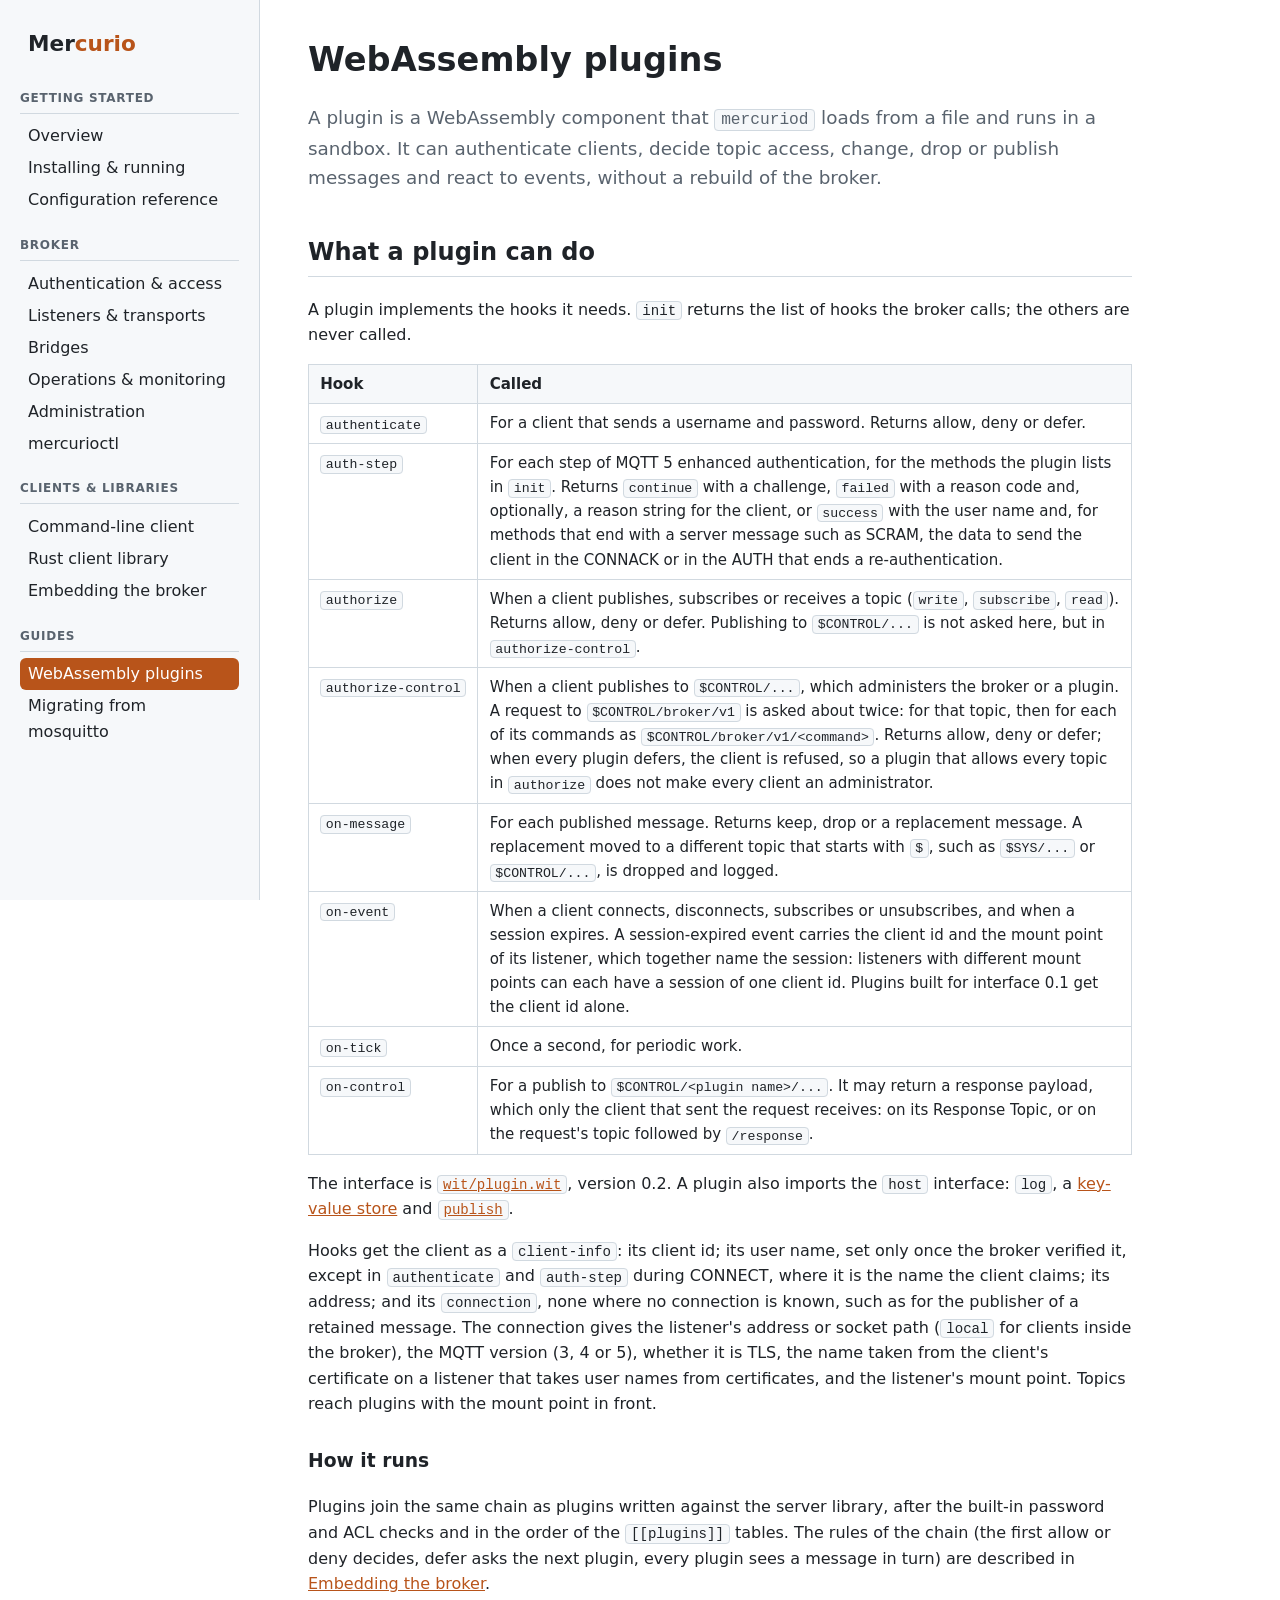
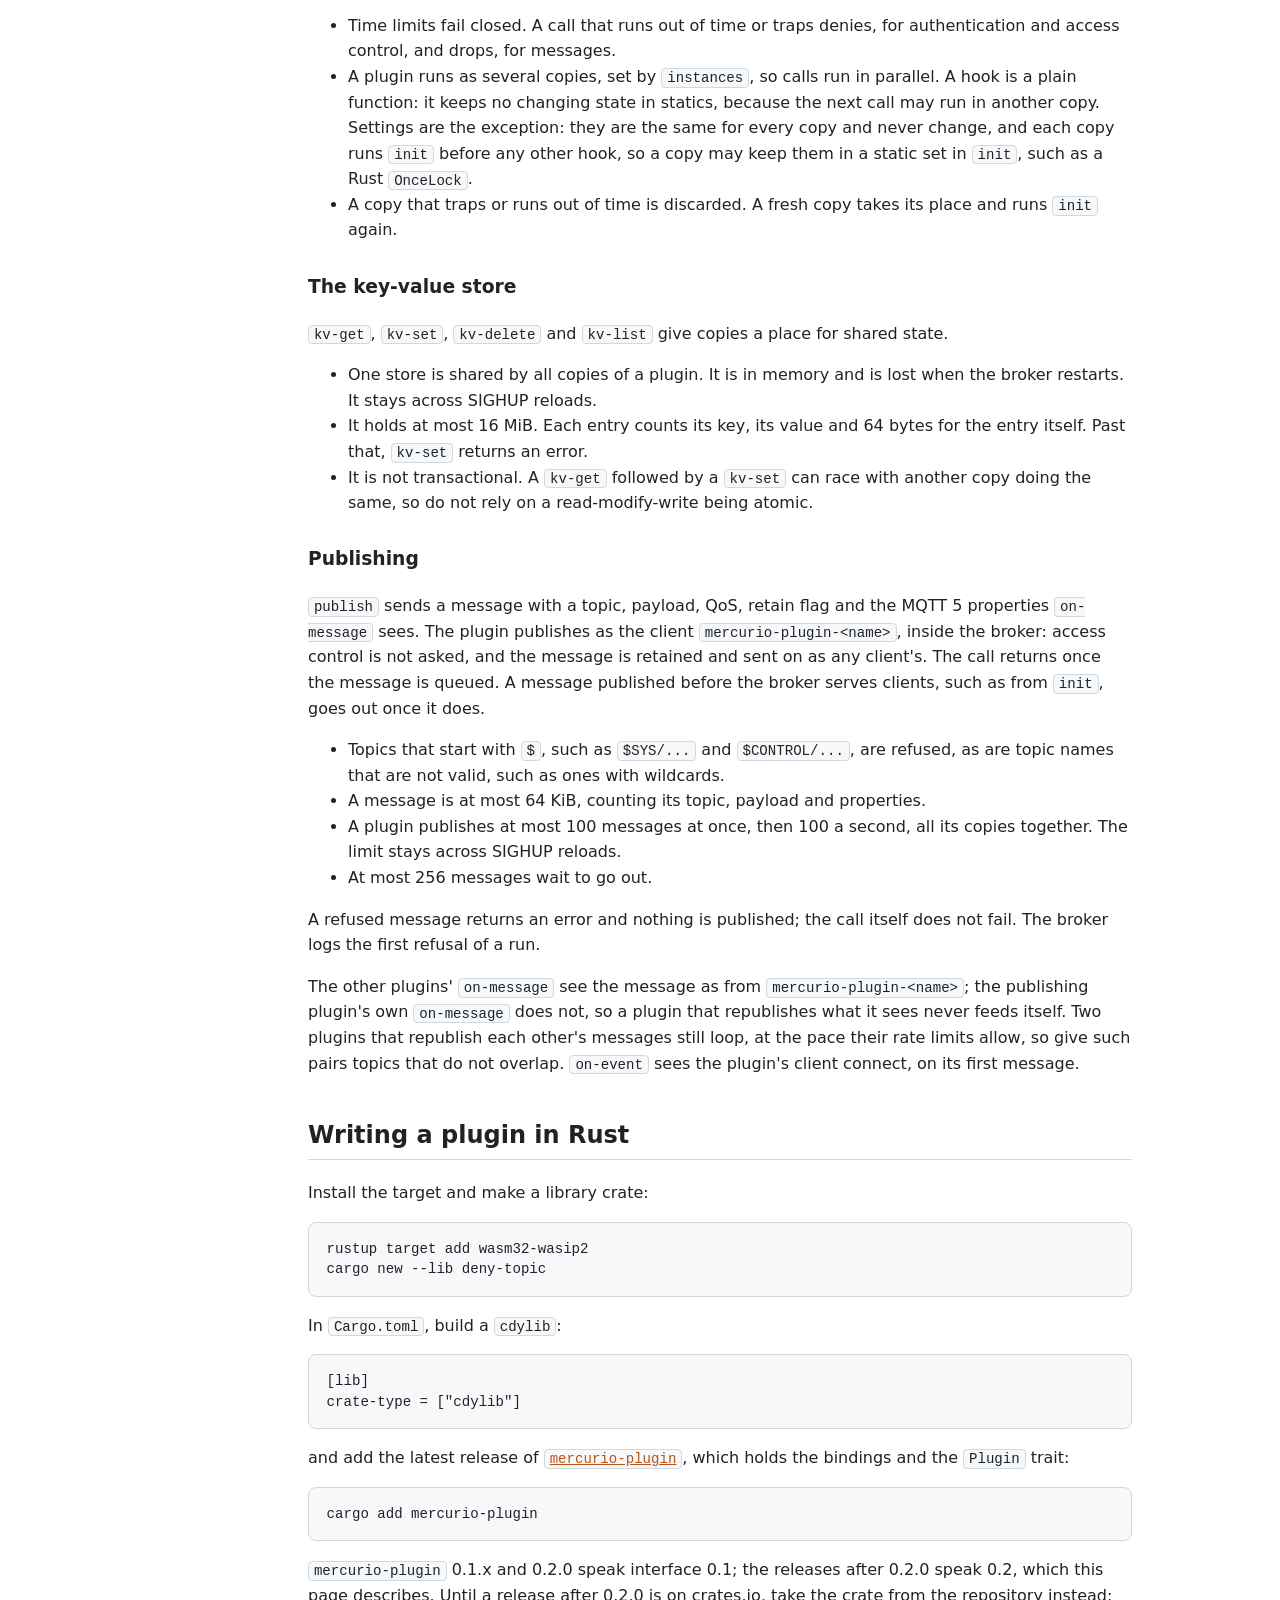
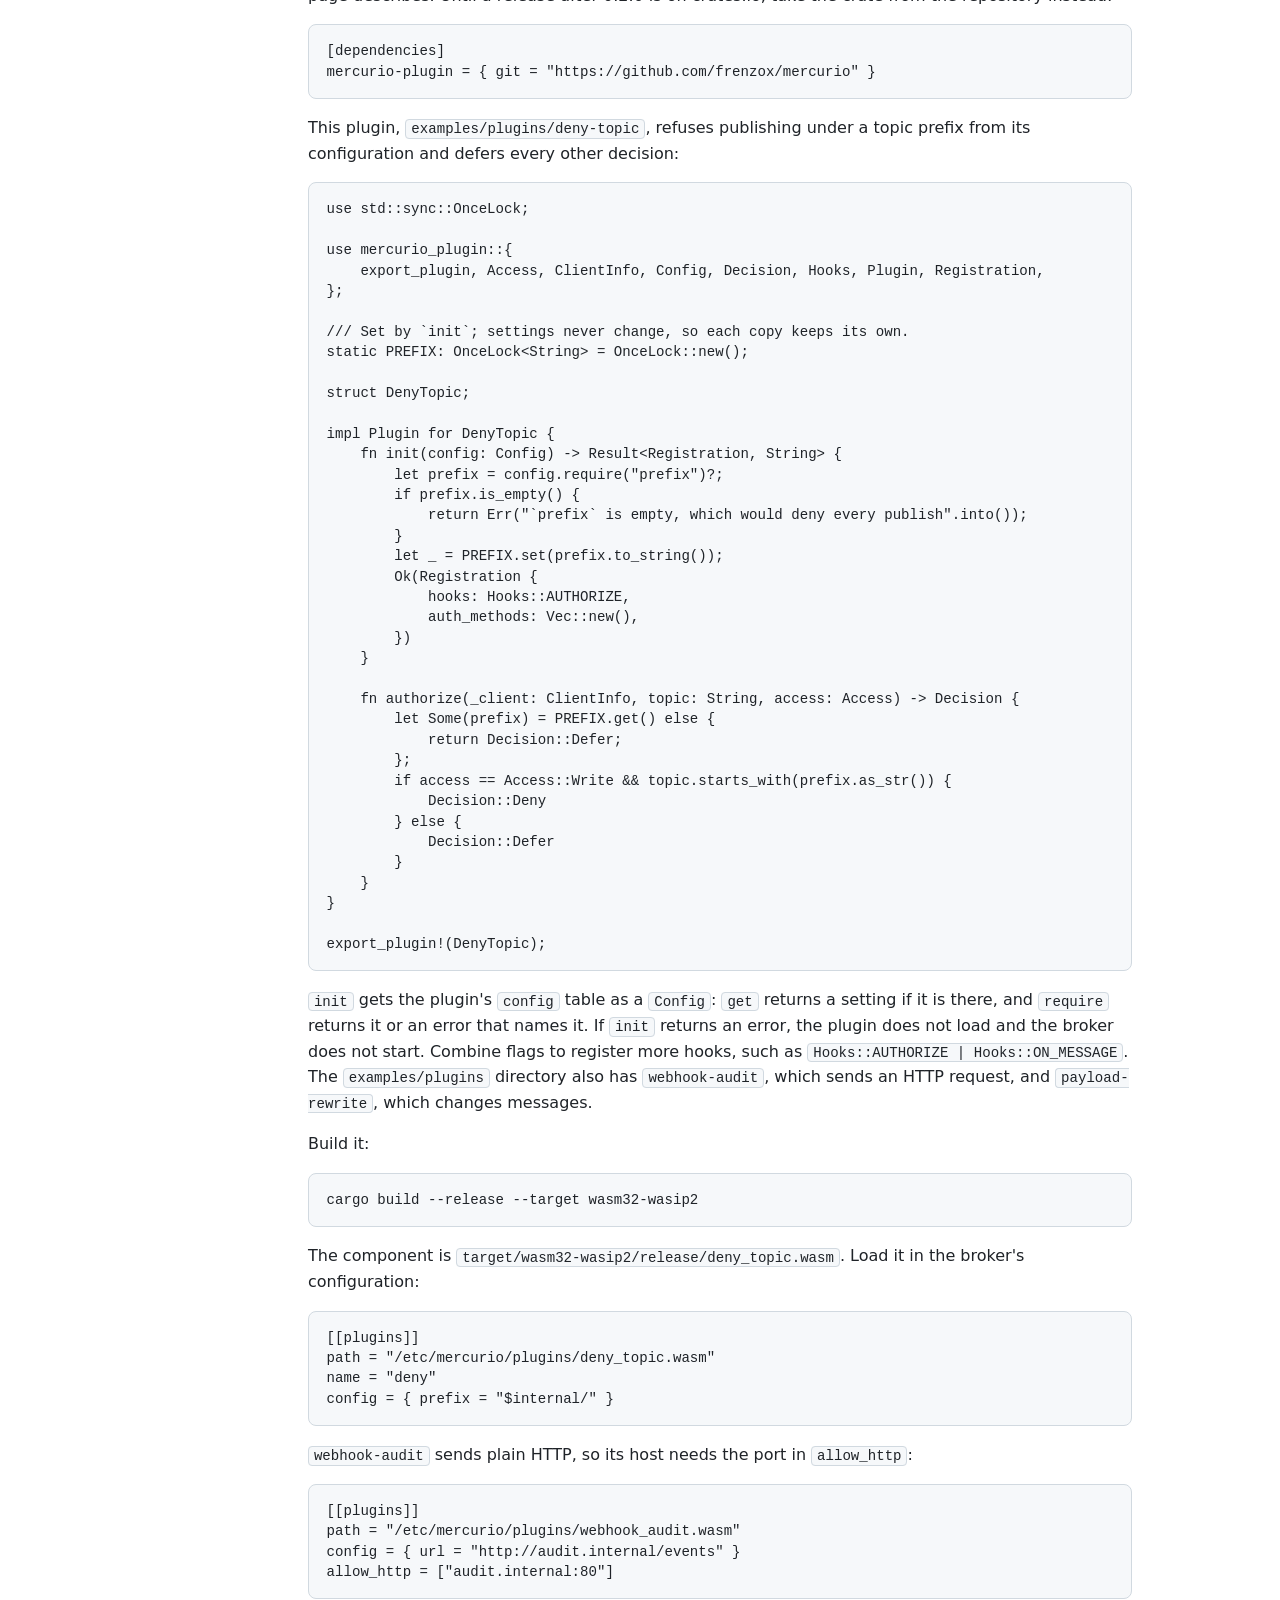
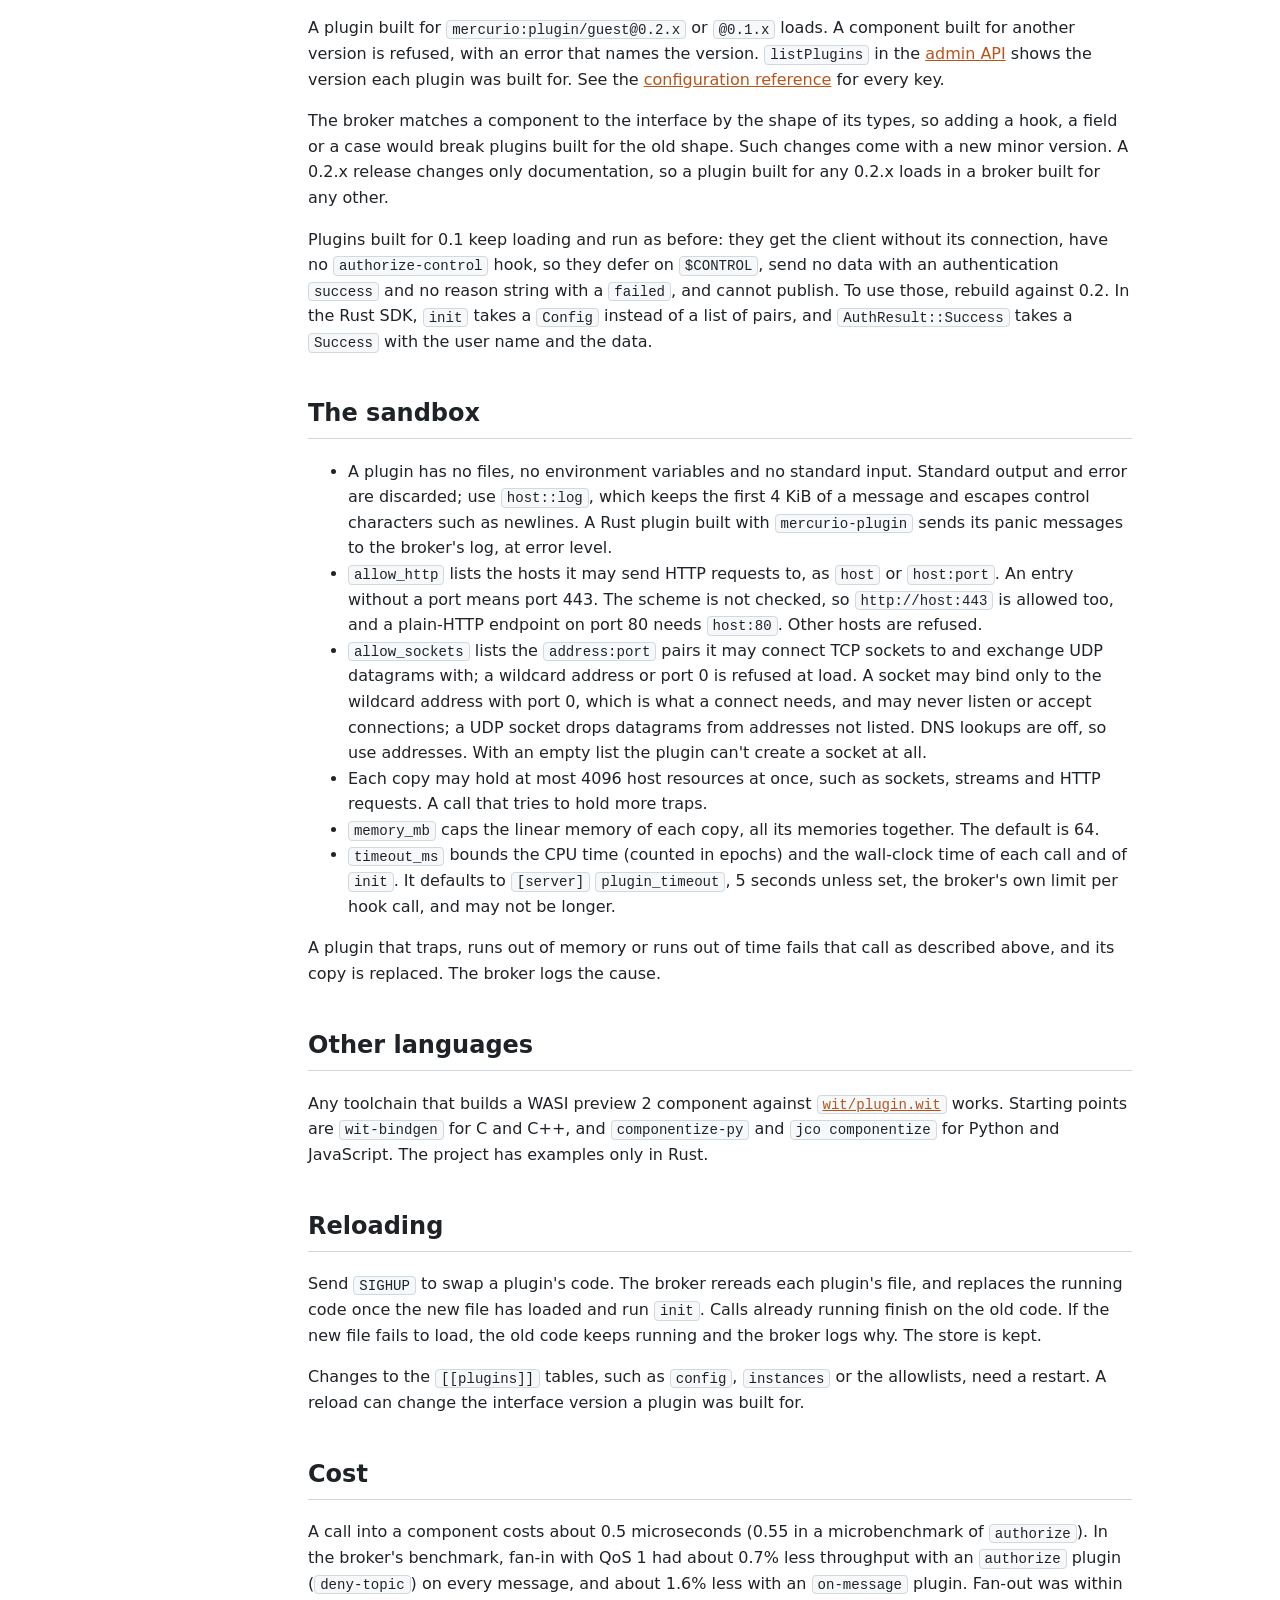
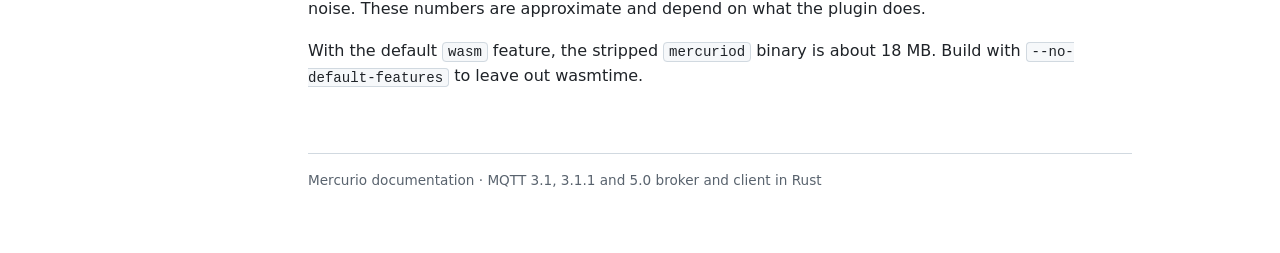
<file: docs/plugins.html>
<!DOCTYPE html>
<html lang="en">
<head>
<meta charset="utf-8">
<meta name="viewport" content="width=device-width, initial-scale=1">
<title>WebAssembly plugins · Mercurio</title>
<link rel="stylesheet" href="style.css">
</head>
<body>
<nav>
<a class="brand" href="index.html">Mer<span>curio</span></a>
<h2>Getting started</h2>
<ul>
<li><a href="index.html">Overview</a></li>
<li><a href="install.html">Installing &amp; running</a></li>
<li><a href="configuration.html">Configuration reference</a></li>
</ul>
<h2>Broker</h2>
<ul>
<li><a href="security.html">Authentication &amp; access</a></li>
<li><a href="listeners.html">Listeners &amp; transports</a></li>
<li><a href="bridges.html">Bridges</a></li>
<li><a href="operations.html">Operations &amp; monitoring</a></li>
<li><a href="admin.html">Administration</a></li>
<li><a href="mercurioctl.html">mercurioctl</a></li>
</ul>
<h2>Clients &amp; libraries</h2>
<ul>
<li><a href="cli.html">Command-line client</a></li>
<li><a href="client.html">Rust client library</a></li>
<li><a href="embedding.html">Embedding the broker</a></li>
</ul>
<h2>Guides</h2>
<ul>
<li><a href="plugins.html" aria-current="page">WebAssembly plugins</a></li>
<li><a href="migrating.html">Migrating from mosquitto</a></li>
</ul>
</nav>
<main>
<h1>WebAssembly plugins</h1>
<p class="lead">A plugin is a WebAssembly component that <code>mercuriod</code> loads from a file and runs in a sandbox. It can authenticate clients, decide topic access, change, drop or publish messages and react to events, without a rebuild of the broker.</p>

<h2 id="overview">What a plugin can do</h2>
<p>A plugin implements the hooks it needs. <code>init</code> returns the list of hooks the broker calls; the others are never called.</p>
<table>
<tr><th>Hook</th><th>Called</th></tr>
<tr><td><code>authenticate</code></td><td>For a client that sends a username and password. Returns allow, deny or defer.</td></tr>
<tr><td><code>auth-step</code></td><td>For each step of MQTT 5 enhanced authentication, for the methods the plugin lists in <code>init</code>. Returns <code>continue</code> with a challenge, <code>failed</code> with a reason code and, optionally, a reason string for the client, or <code>success</code> with the user name and, for methods that end with a server message such as SCRAM, the data to send the client in the CONNACK or in the AUTH that ends a re-authentication.</td></tr>
<tr><td><code>authorize</code></td><td>When a client publishes, subscribes or receives a topic (<code>write</code>, <code>subscribe</code>, <code>read</code>). Returns allow, deny or defer. Publishing to <code>$CONTROL/...</code> is not asked here, but in <code>authorize-control</code>.</td></tr>
<tr><td><code>authorize-control</code></td><td>When a client publishes to <code>$CONTROL/...</code>, which administers the broker or a plugin. A request to <code>$CONTROL/broker/v1</code> is asked about twice: for that topic, then for each of its commands as <code>$CONTROL/broker/v1/&lt;command&gt;</code>. Returns allow, deny or defer; when every plugin defers, the client is refused, so a plugin that allows every topic in <code>authorize</code> does not make every client an administrator.</td></tr>
<tr><td><code>on-message</code></td><td>For each published message. Returns keep, drop or a replacement message. A replacement moved to a different topic that starts with <code>$</code>, such as <code>$SYS/...</code> or <code>$CONTROL/...</code>, is dropped and logged.</td></tr>
<tr><td><code>on-event</code></td><td>When a client connects, disconnects, subscribes or unsubscribes, and when a session expires. A session-expired event carries the client id and the mount point of its listener, which together name the session: listeners with different mount points can each have a session of one client id. Plugins built for interface 0.1 get the client id alone.</td></tr>
<tr><td><code>on-tick</code></td><td>Once a second, for periodic work.</td></tr>
<tr><td><code>on-control</code></td><td>For a publish to <code>$CONTROL/&lt;plugin name&gt;/...</code>. It may return a response payload, which only the client that sent the request receives: on its Response Topic, or on the request's topic followed by <code>/response</code>.</td></tr>
</table>
<p>The interface is <a href="https://github.com/frenzox/mercurio/blob/master/wit/plugin.wit"><code>wit/plugin.wit</code></a>, version 0.2. A plugin also imports the <code>host</code> interface: <code>log</code>, a <a href="#kv">key-value store</a> and <a href="#publish"><code>publish</code></a>.</p>
<p>Hooks get the client as a <code>client-info</code>: its client id; its user name, set only once the broker verified it, except in <code>authenticate</code> and <code>auth-step</code> during CONNECT, where it is the name the client claims; its address; and its <code>connection</code>, none where no connection is known, such as for the publisher of a retained message. The connection gives the listener's address or socket path (<code>local</code> for clients inside the broker), the MQTT version (3, 4 or 5), whether it is TLS, the name taken from the client's certificate on a listener that takes user names from certificates, and the listener's mount point. Topics reach plugins with the mount point in front.</p>

<h3>How it runs</h3>
<p>Plugins join the same chain as plugins written against the server library, after the built-in password and ACL checks and in the order of the <code>[[plugins]]</code> tables. The rules of the chain (the first allow or deny decides, defer asks the next plugin, every plugin sees a message in turn) are described in <a href="embedding.html#auth">Embedding the broker</a>.</p>
<ul>
<li>Time limits fail closed. A call that runs out of time or traps denies, for authentication and access control, and drops, for messages.</li>
<li>A plugin runs as several copies, set by <code>instances</code>, so calls run in parallel. A hook is a plain function: it keeps no changing state in statics, because the next call may run in another copy. Settings are the exception: they are the same for every copy and never change, and each copy runs <code>init</code> before any other hook, so a copy may keep them in a static set in <code>init</code>, such as a Rust <code>OnceLock</code>.</li>
<li>A copy that traps or runs out of time is discarded. A fresh copy takes its place and runs <code>init</code> again.</li>
</ul>

<h3 id="kv">The key-value store</h3>
<p><code>kv-get</code>, <code>kv-set</code>, <code>kv-delete</code> and <code>kv-list</code> give copies a place for shared state.</p>
<ul>
<li>One store is shared by all copies of a plugin. It is in memory and is lost when the broker restarts. It stays across SIGHUP reloads.</li>
<li>It holds at most 16 MiB. Each entry counts its key, its value and 64 bytes for the entry itself. Past that, <code>kv-set</code> returns an error.</li>
<li>It is not transactional. A <code>kv-get</code> followed by a <code>kv-set</code> can race with another copy doing the same, so do not rely on a read-modify-write being atomic.</li>
</ul>

<h3 id="publish">Publishing</h3>
<p><code>publish</code> sends a message with a topic, payload, QoS, retain flag and the MQTT 5 properties <code>on-message</code> sees. The plugin publishes as the client <code>mercurio-plugin-&lt;name&gt;</code>, inside the broker: access control is not asked, and the message is retained and sent on as any client's. The call returns once the message is queued. A message published before the broker serves clients, such as from <code>init</code>, goes out once it does.</p>
<ul>
<li>Topics that start with <code>$</code>, such as <code>$SYS/...</code> and <code>$CONTROL/...</code>, are refused, as are topic names that are not valid, such as ones with wildcards.</li>
<li>A message is at most 64 KiB, counting its topic, payload and properties.</li>
<li>A plugin publishes at most 100 messages at once, then 100 a second, all its copies together. The limit stays across SIGHUP reloads.</li>
<li>At most 256 messages wait to go out.</li>
</ul>
<p>A refused message returns an error and nothing is published; the call itself does not fail. The broker logs the first refusal of a run.</p>
<p>The other plugins' <code>on-message</code> see the message as from <code>mercurio-plugin-&lt;name&gt;</code>; the publishing plugin's own <code>on-message</code> does not, so a plugin that republishes what it sees never feeds itself. Two plugins that republish each other's messages still loop, at the pace their rate limits allow, so give such pairs topics that do not overlap. <code>on-event</code> sees the plugin's client connect, on its first message.</p>
<h2 id="writing">Writing a plugin in Rust</h2>
<p>Install the target and make a library crate:</p>
<pre>rustup target add wasm32-wasip2
cargo new --lib deny-topic</pre>
<p>In <code>Cargo.toml</code>, build a <code>cdylib</code>:</p>
<pre>[lib]
crate-type = ["cdylib"]</pre>
<p>and add the latest release of <a href="https://github.com/frenzox/mercurio/tree/master/mercurio-plugin"><code>mercurio-plugin</code></a>, which holds the bindings and the <code>Plugin</code> trait:</p>
<pre>cargo add mercurio-plugin</pre>
<p><code>mercurio-plugin</code> 0.1.x and 0.2.0 speak interface 0.1; the releases after 0.2.0 speak 0.2, which this page describes. Until a release after 0.2.0 is on crates.io, take the crate from the repository instead:</p>
<pre>[dependencies]
mercurio-plugin = { git = "https://github.com/frenzox/mercurio" }</pre>
<p>This plugin, <code>examples/plugins/deny-topic</code>, refuses publishing under a topic prefix from its configuration and defers every other decision:</p>
<pre>use std::sync::OnceLock;

use mercurio_plugin::{
    export_plugin, Access, ClientInfo, Config, Decision, Hooks, Plugin, Registration,
};

/// Set by `init`; settings never change, so each copy keeps its own.
static PREFIX: OnceLock&lt;String&gt; = OnceLock::new();

struct DenyTopic;

impl Plugin for DenyTopic {
    fn init(config: Config) -&gt; Result&lt;Registration, String&gt; {
        let prefix = config.require("prefix")?;
        if prefix.is_empty() {
            return Err("`prefix` is empty, which would deny every publish".into());
        }
        let _ = PREFIX.set(prefix.to_string());
        Ok(Registration {
            hooks: Hooks::AUTHORIZE,
            auth_methods: Vec::new(),
        })
    }

    fn authorize(_client: ClientInfo, topic: String, access: Access) -&gt; Decision {
        let Some(prefix) = PREFIX.get() else {
            return Decision::Defer;
        };
        if access == Access::Write &amp;&amp; topic.starts_with(prefix.as_str()) {
            Decision::Deny
        } else {
            Decision::Defer
        }
    }
}

export_plugin!(DenyTopic);</pre>
<p><code>init</code> gets the plugin's <code>config</code> table as a <code>Config</code>: <code>get</code> returns a setting if it is there, and <code>require</code> returns it or an error that names it. If <code>init</code> returns an error, the plugin does not load and the broker does not start. Combine flags to register more hooks, such as <code>Hooks::AUTHORIZE | Hooks::ON_MESSAGE</code>. The <code>examples/plugins</code> directory also has <code>webhook-audit</code>, which sends an HTTP request, and <code>payload-rewrite</code>, which changes messages.</p>
<p>Build it:</p>
<pre>cargo build --release --target wasm32-wasip2</pre>
<p>The component is <code>target/wasm32-wasip2/release/deny_topic.wasm</code>. Load it in the broker's configuration:</p>
<pre>[[plugins]]
path = "/etc/mercurio/plugins/deny_topic.wasm"
name = "deny"
config = { prefix = "$internal/" }</pre>
<p><code>webhook-audit</code> sends plain HTTP, so its host needs the port in <code>allow_http</code>:</p>
<pre>[[plugins]]
path = "/etc/mercurio/plugins/webhook_audit.wasm"
config = { url = "http://audit.internal/events" }
allow_http = ["audit.internal:80"]</pre>
<p>A plugin built for <code>mercurio:plugin/guest@0.2.x</code> or <code>@0.1.x</code> loads. A component built for another version is refused, with an error that names the version. <code>listPlugins</code> in the <a href="admin.html">admin API</a> shows the version each plugin was built for. See the <a href="configuration.html#plugins">configuration reference</a> for every key.</p>
<p>The broker matches a component to the interface by the shape of its types, so adding a hook, a field or a case would break plugins built for the old shape. Such changes come with a new minor version. A 0.2.x release changes only documentation, so a plugin built for any 0.2.x loads in a broker built for any other.</p>
<p>Plugins built for 0.1 keep loading and run as before: they get the client without its connection, have no <code>authorize-control</code> hook, so they defer on <code>$CONTROL</code>, send no data with an authentication <code>success</code> and no reason string with a <code>failed</code>, and cannot publish. To use those, rebuild against 0.2. In the Rust SDK, <code>init</code> takes a <code>Config</code> instead of a list of pairs, and <code>AuthResult::Success</code> takes a <code>Success</code> with the user name and the data.</p>

<h2 id="sandbox">The sandbox</h2>
<ul>
<li>A plugin has no files, no environment variables and no standard input. Standard output and error are discarded; use <code>host::log</code>, which keeps the first 4 KiB of a message and escapes control characters such as newlines. A Rust plugin built with <code>mercurio-plugin</code> sends its panic messages to the broker's log, at error level.</li>
<li><code>allow_http</code> lists the hosts it may send HTTP requests to, as <code>host</code> or <code>host:port</code>. An entry without a port means port 443. The scheme is not checked, so <code>http://host:443</code> is allowed too, and a plain-HTTP endpoint on port 80 needs <code>host:80</code>. Other hosts are refused.</li>
<li><code>allow_sockets</code> lists the <code>address:port</code> pairs it may connect TCP sockets to and exchange UDP datagrams with; a wildcard address or port 0 is refused at load. A socket may bind only to the wildcard address with port 0, which is what a connect needs, and may never listen or accept connections; a UDP socket drops datagrams from addresses not listed. DNS lookups are off, so use addresses. With an empty list the plugin can't create a socket at all.</li>
<li>Each copy may hold at most 4096 host resources at once, such as sockets, streams and HTTP requests. A call that tries to hold more traps.</li>
<li><code>memory_mb</code> caps the linear memory of each copy, all its memories together. The default is 64.</li>
<li><code>timeout_ms</code> bounds the CPU time (counted in epochs) and the wall-clock time of each call and of <code>init</code>. It defaults to <code>[server]</code> <code>plugin_timeout</code>, 5 seconds unless set, the broker's own limit per hook call, and may not be longer.</li>
</ul>
<p>A plugin that traps, runs out of memory or runs out of time fails that call as described above, and its copy is replaced. The broker logs the cause.</p>

<h2 id="languages">Other languages</h2>
<p>Any toolchain that builds a WASI preview 2 component against <a href="https://github.com/frenzox/mercurio/blob/master/wit/plugin.wit"><code>wit/plugin.wit</code></a> works. Starting points are <code>wit-bindgen</code> for C and C++, and <code>componentize-py</code> and <code>jco componentize</code> for Python and JavaScript. The project has examples only in Rust.</p>

<h2 id="reloading">Reloading</h2>
<p>Send <code>SIGHUP</code> to swap a plugin's code. The broker rereads each plugin's file, and replaces the running code once the new file has loaded and run <code>init</code>. Calls already running finish on the old code. If the new file fails to load, the old code keeps running and the broker logs why. The store is kept.</p>
<p>Changes to the <code>[[plugins]]</code> tables, such as <code>config</code>, <code>instances</code> or the allowlists, need a restart. A reload can change the interface version a plugin was built for.</p>

<h2 id="cost">Cost</h2>
<p>A call into a component costs about 0.5 microseconds (0.55 in a microbenchmark of <code>authorize</code>). In the broker's benchmark, fan-in with QoS 1 had about 0.7% less throughput with an <code>authorize</code> plugin (<code>deny-topic</code>) on every message, and about 1.6% less with an <code>on-message</code> plugin. Fan-out was within noise. These numbers are approximate and depend on what the plugin does.</p>
<p>With the default <code>wasm</code> feature, the stripped <code>mercuriod</code> binary is about 18 MB. Build with <code>--no-default-features</code> to leave out wasmtime.</p>
<footer>Mercurio documentation · MQTT 3.1, 3.1.1 and 5.0 broker and client in Rust</footer>
</main>
</body>
</html>
</file>
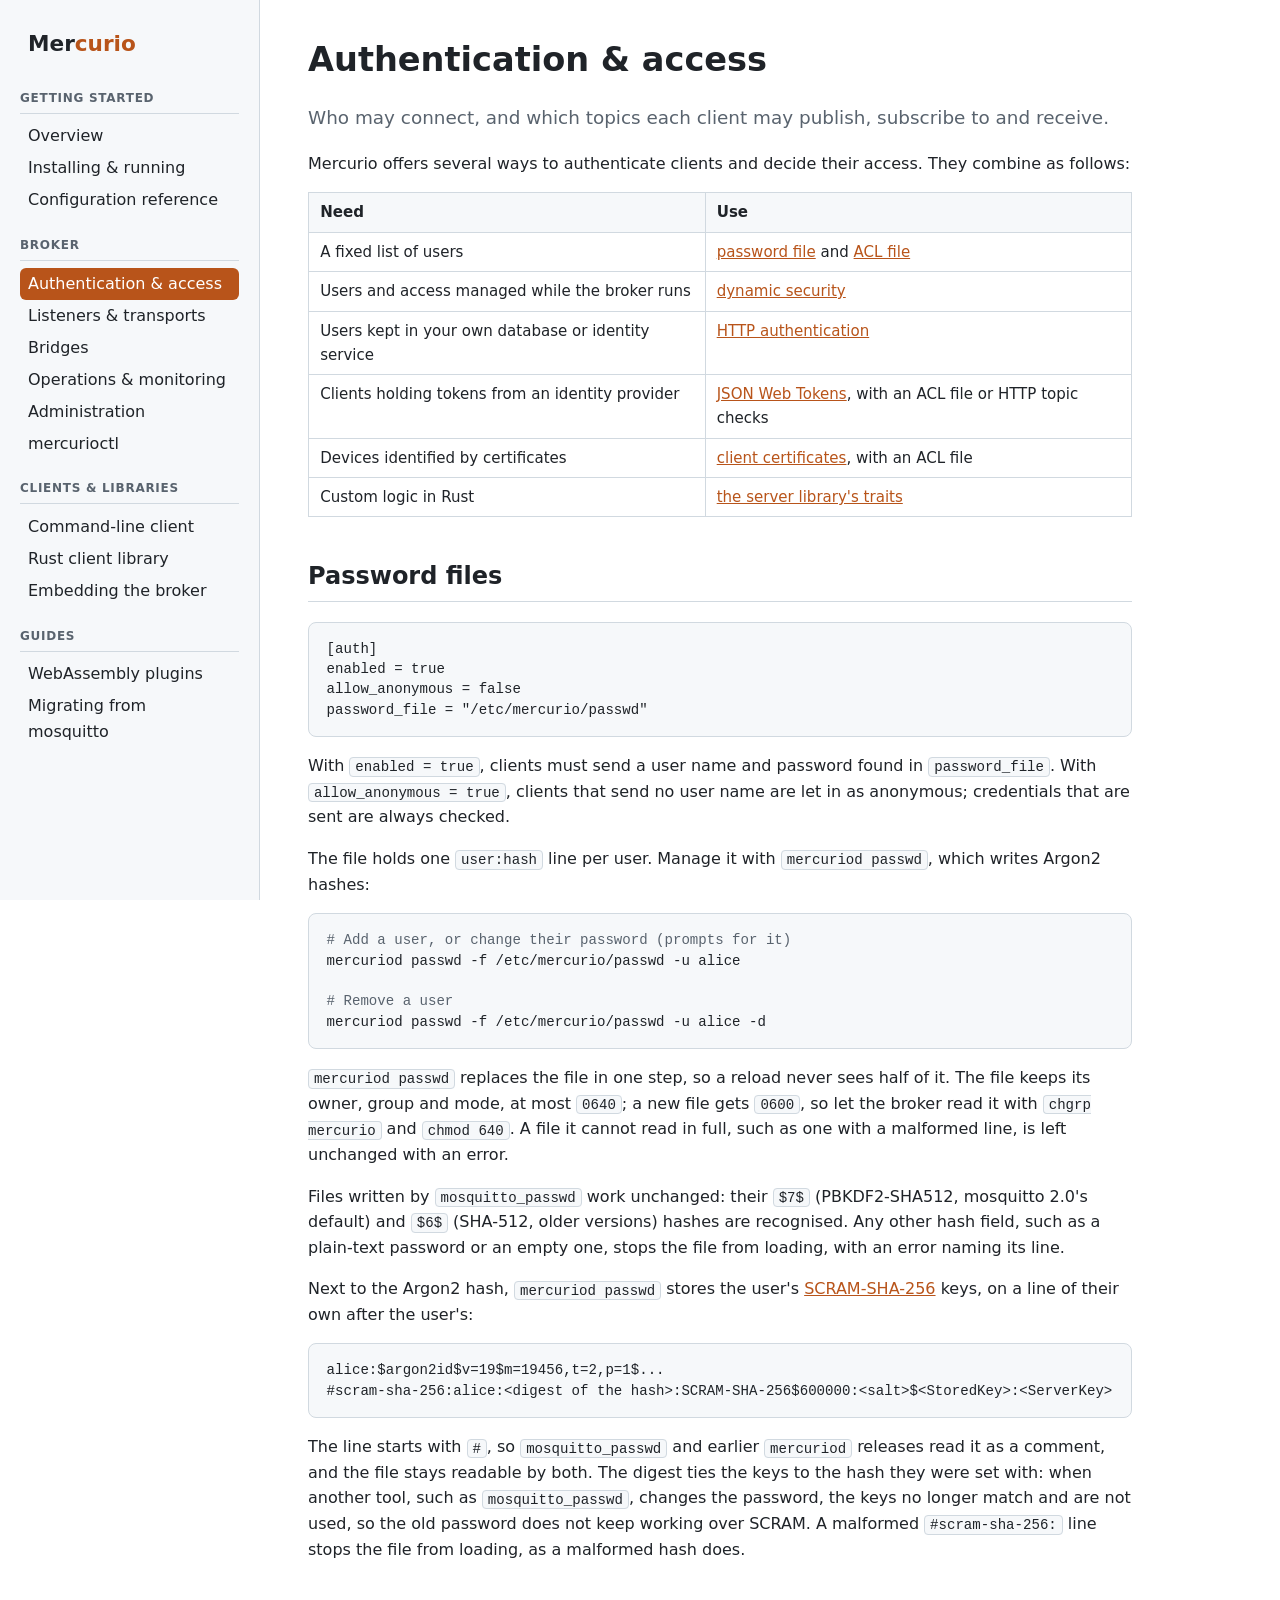
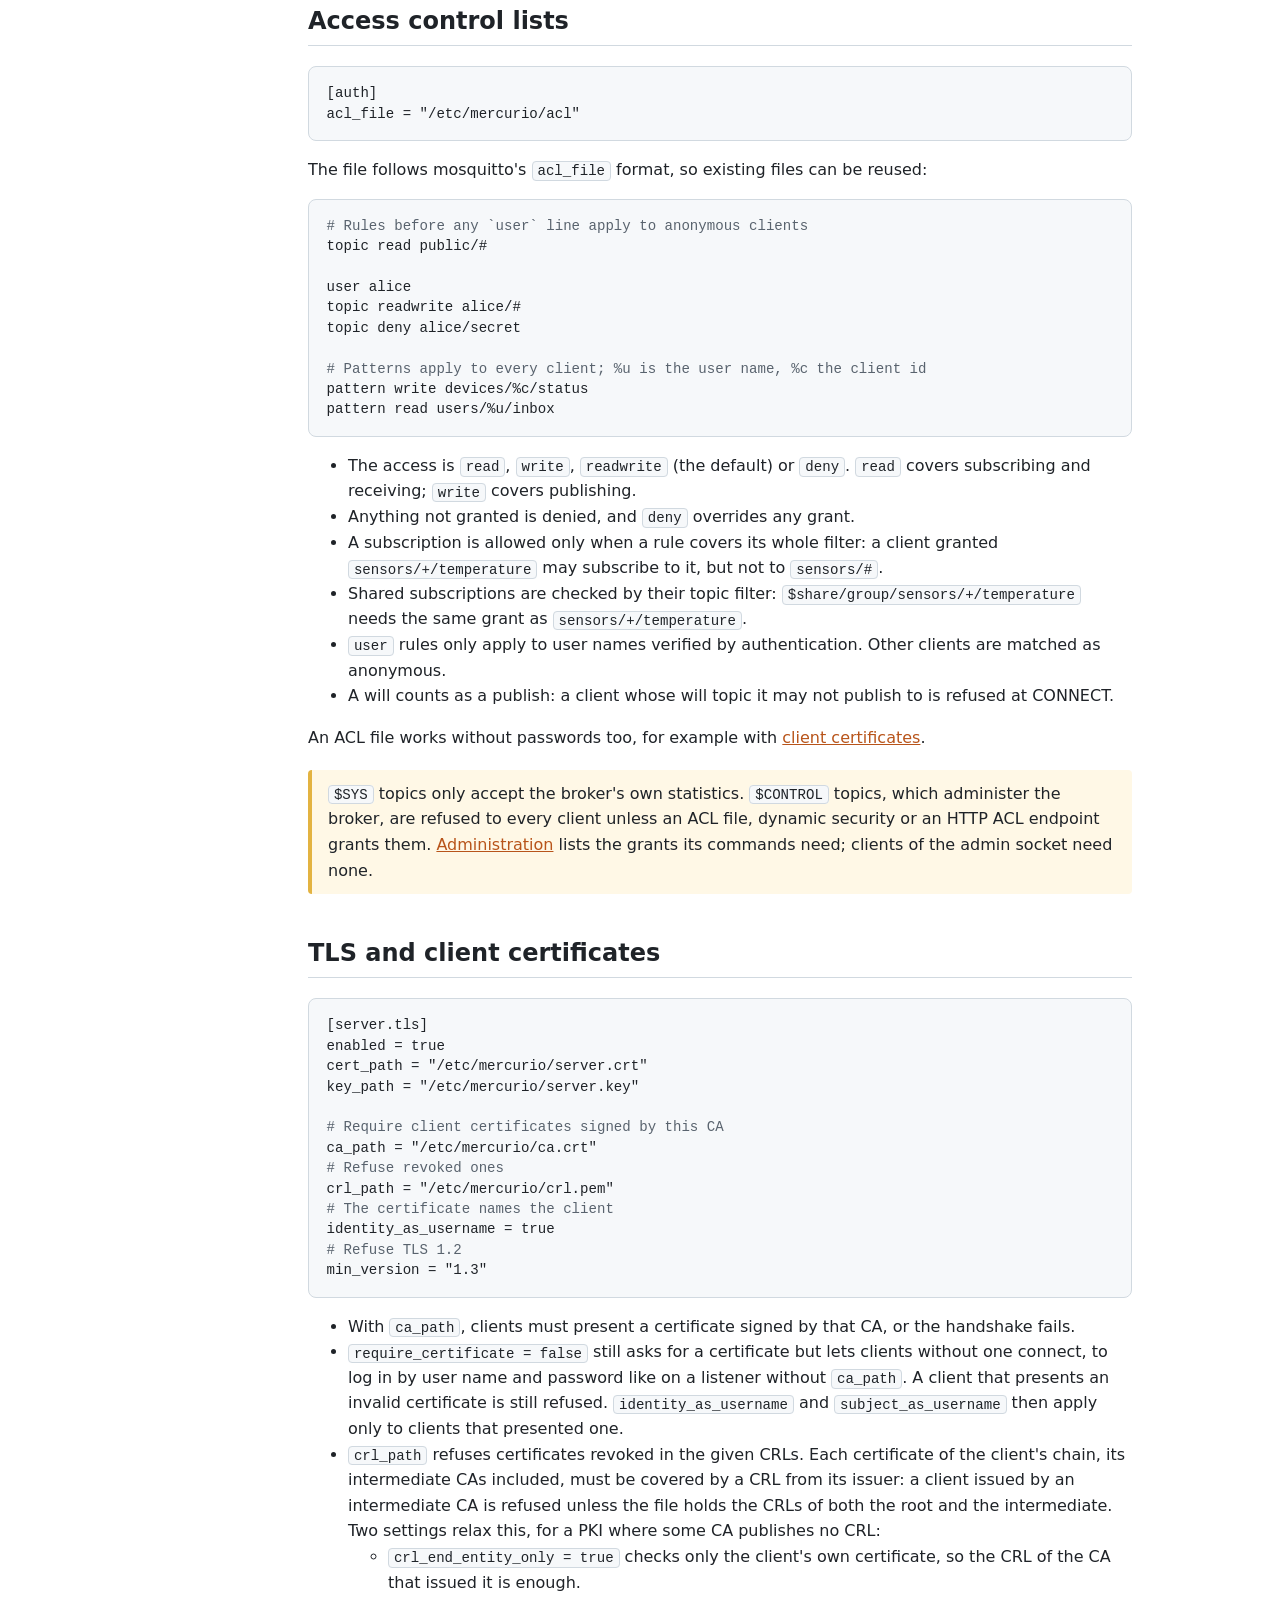
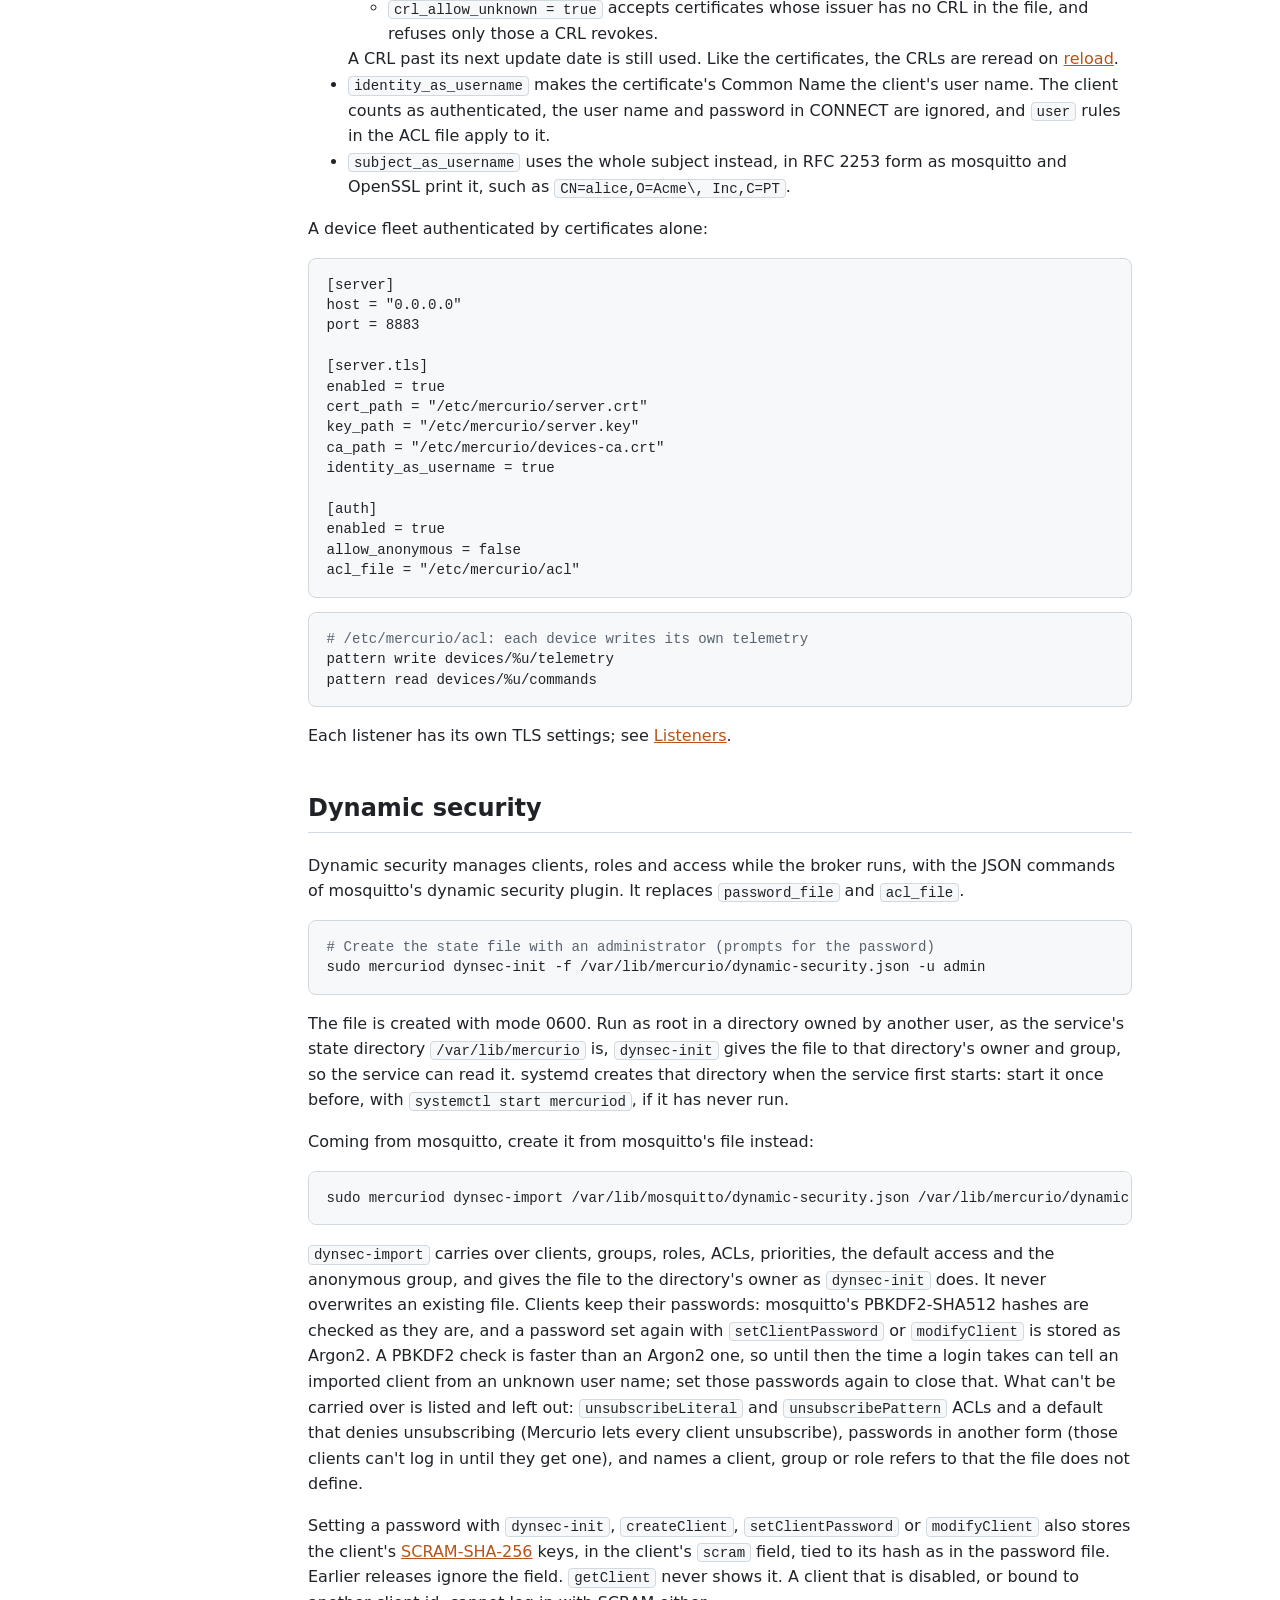
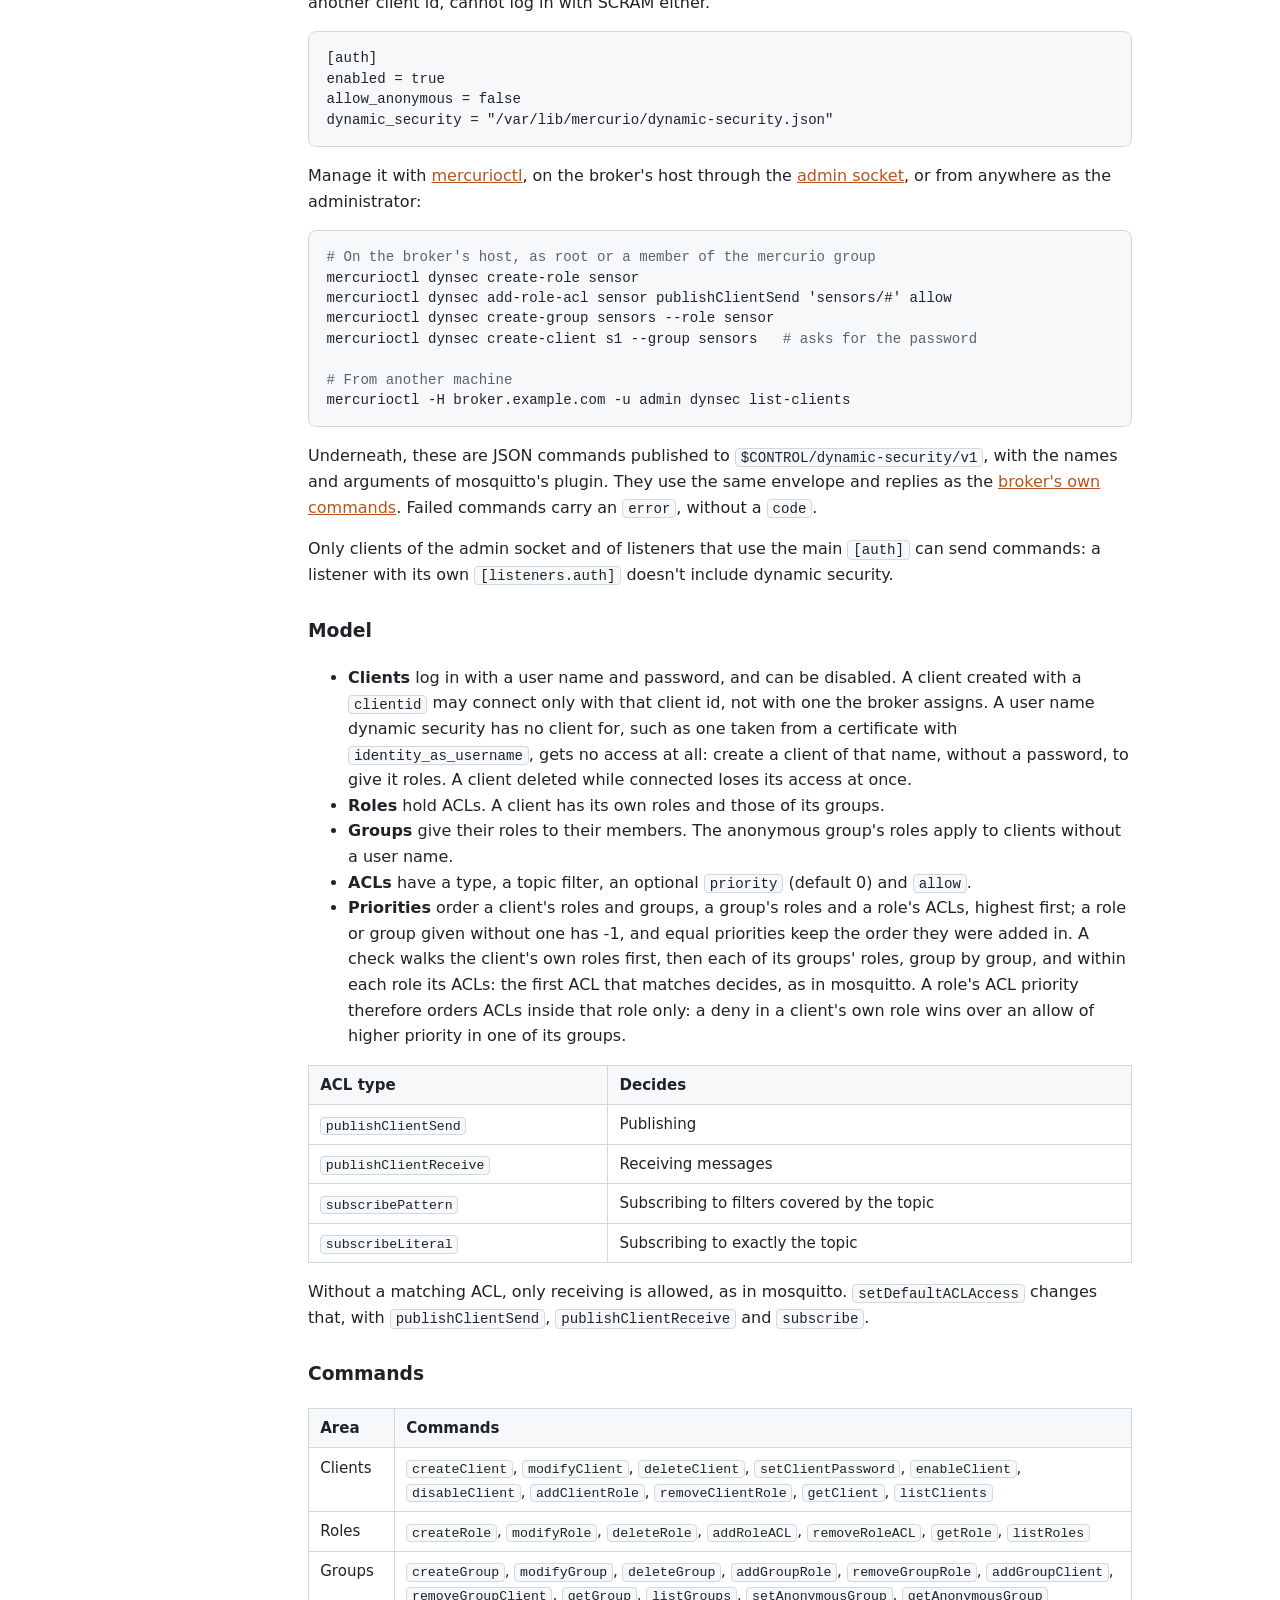
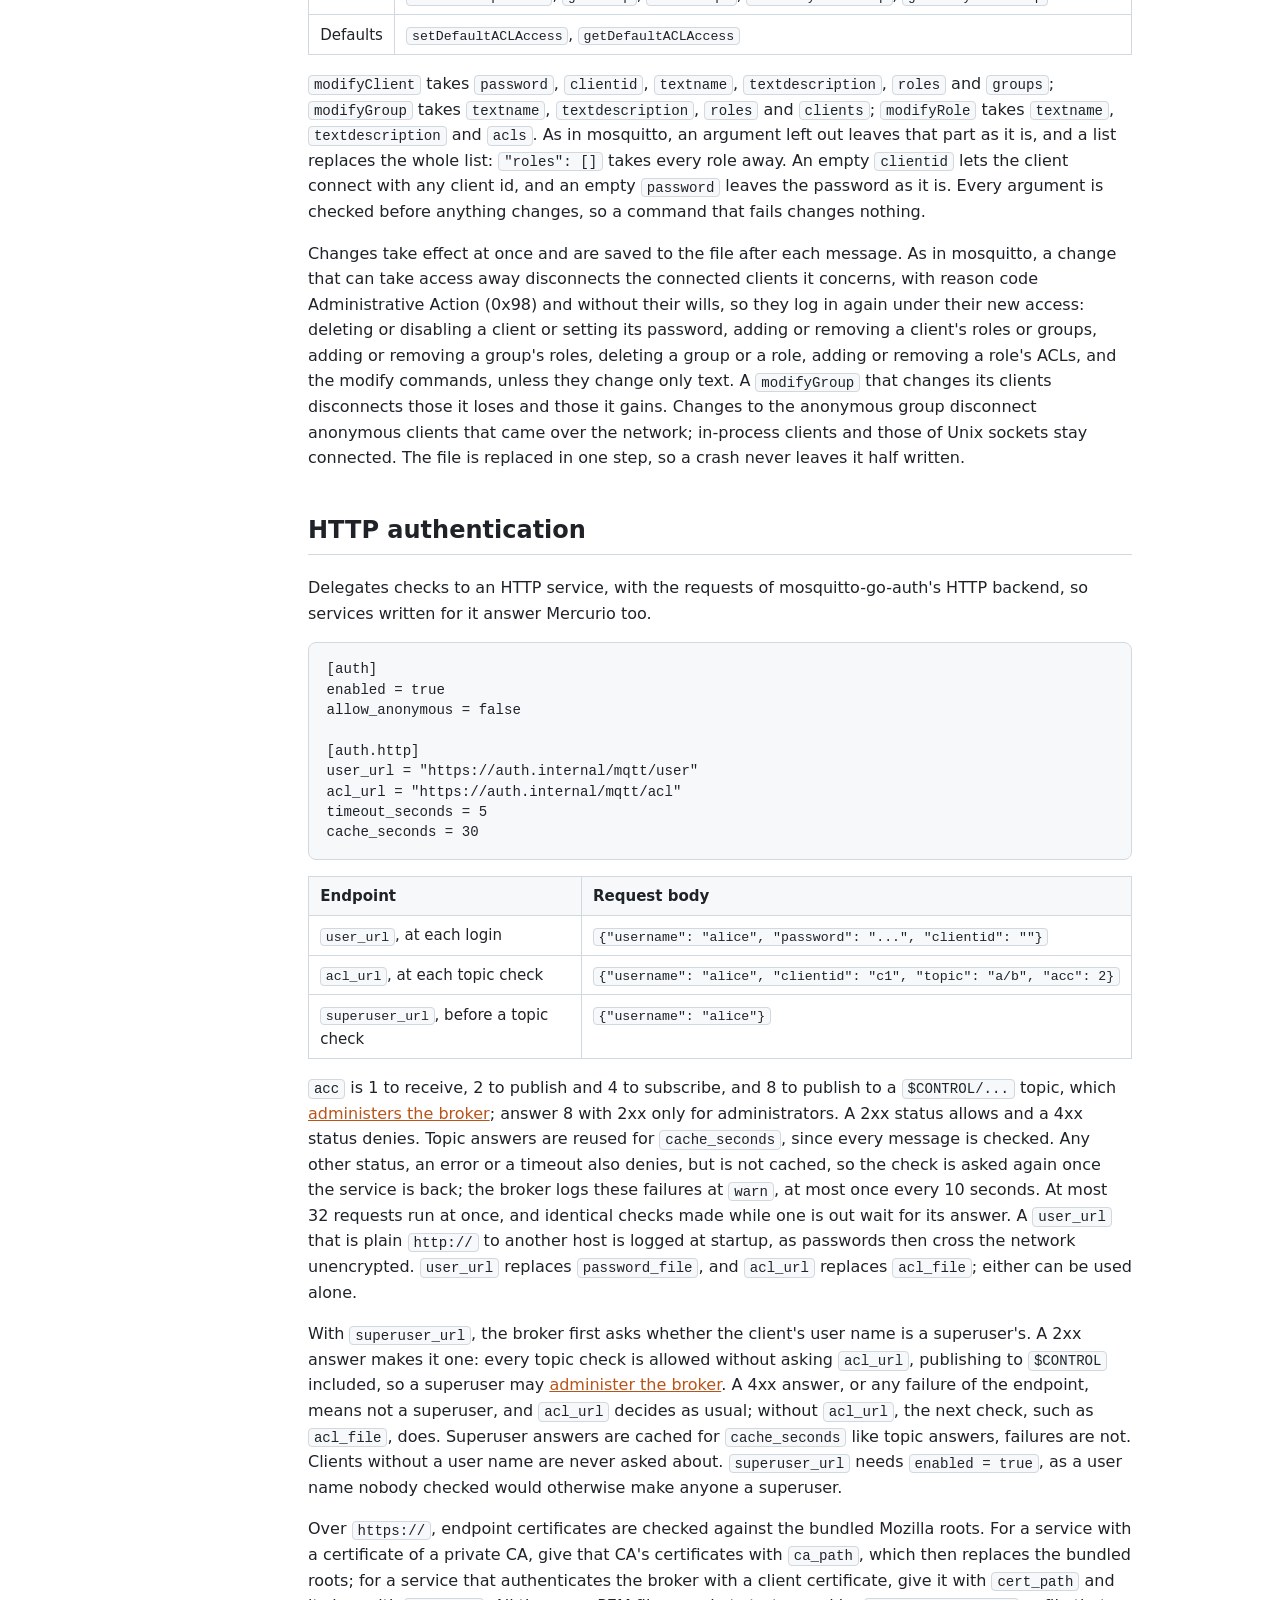
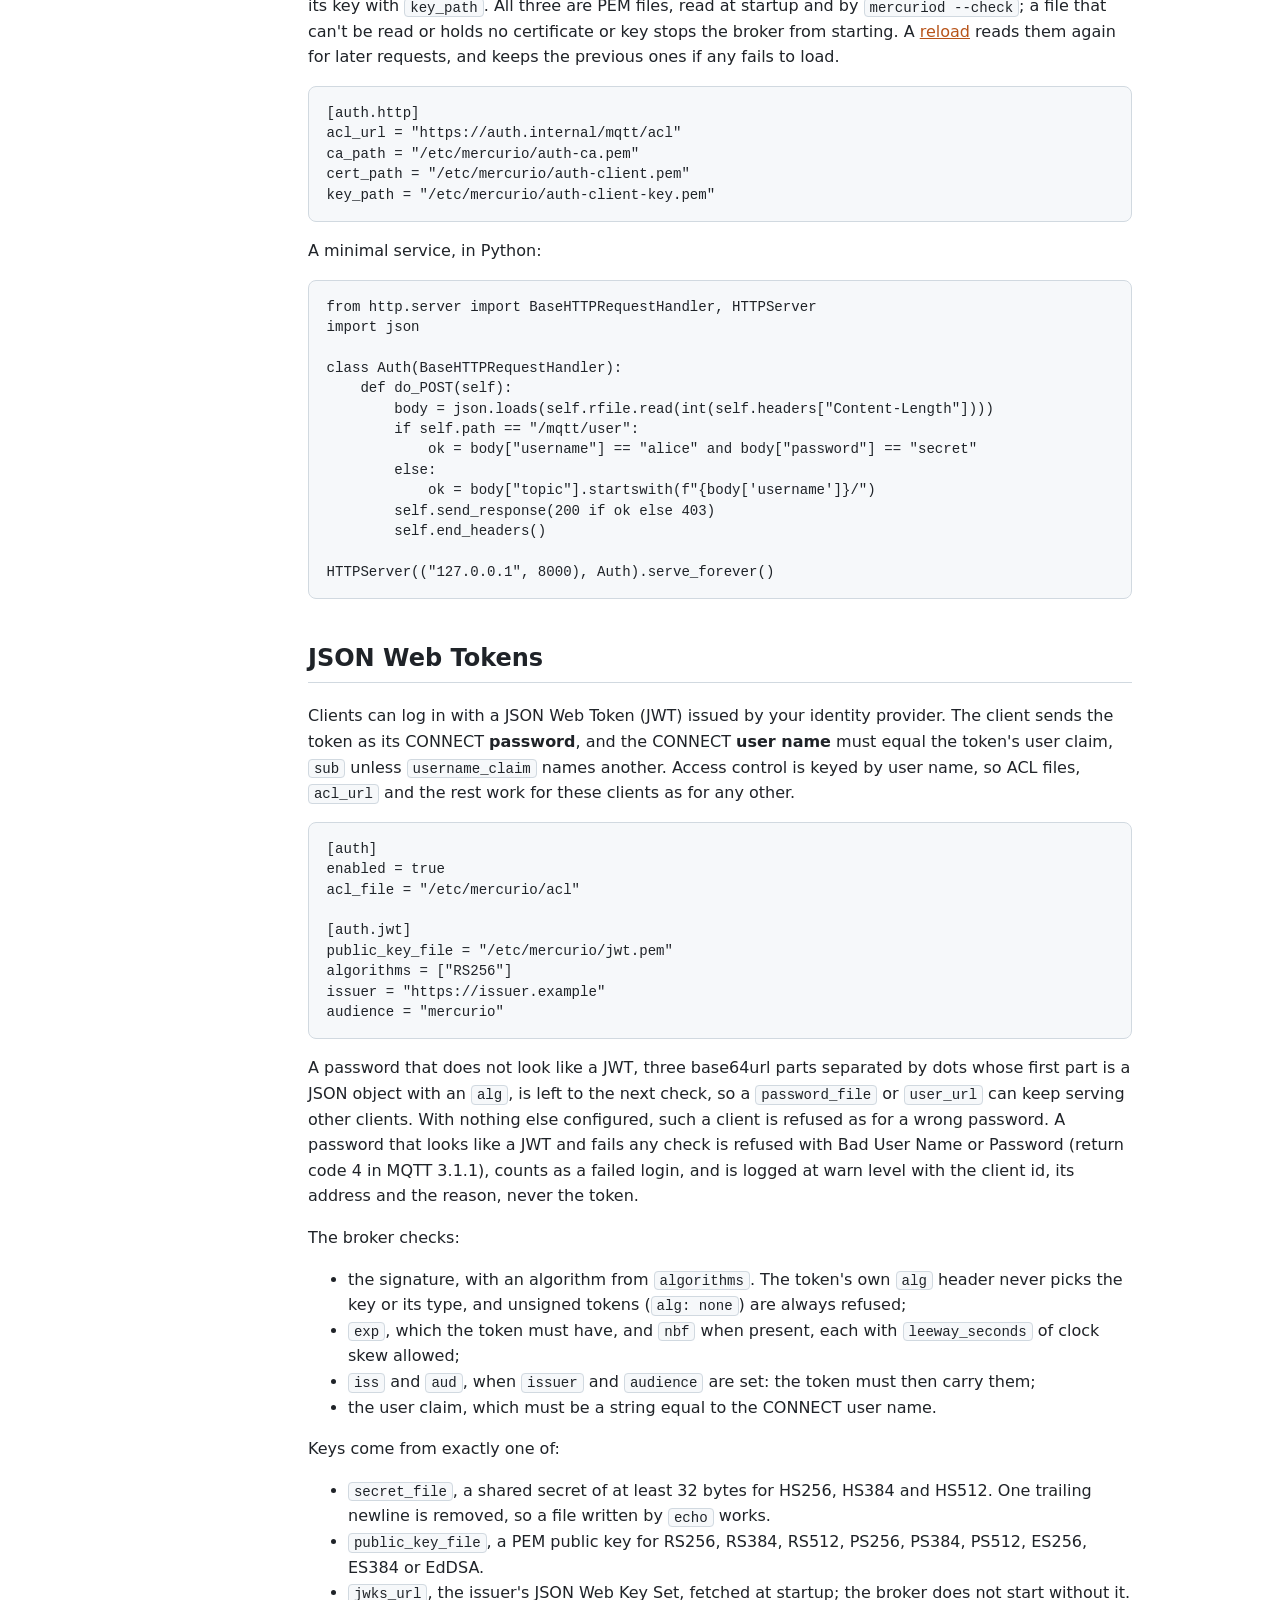
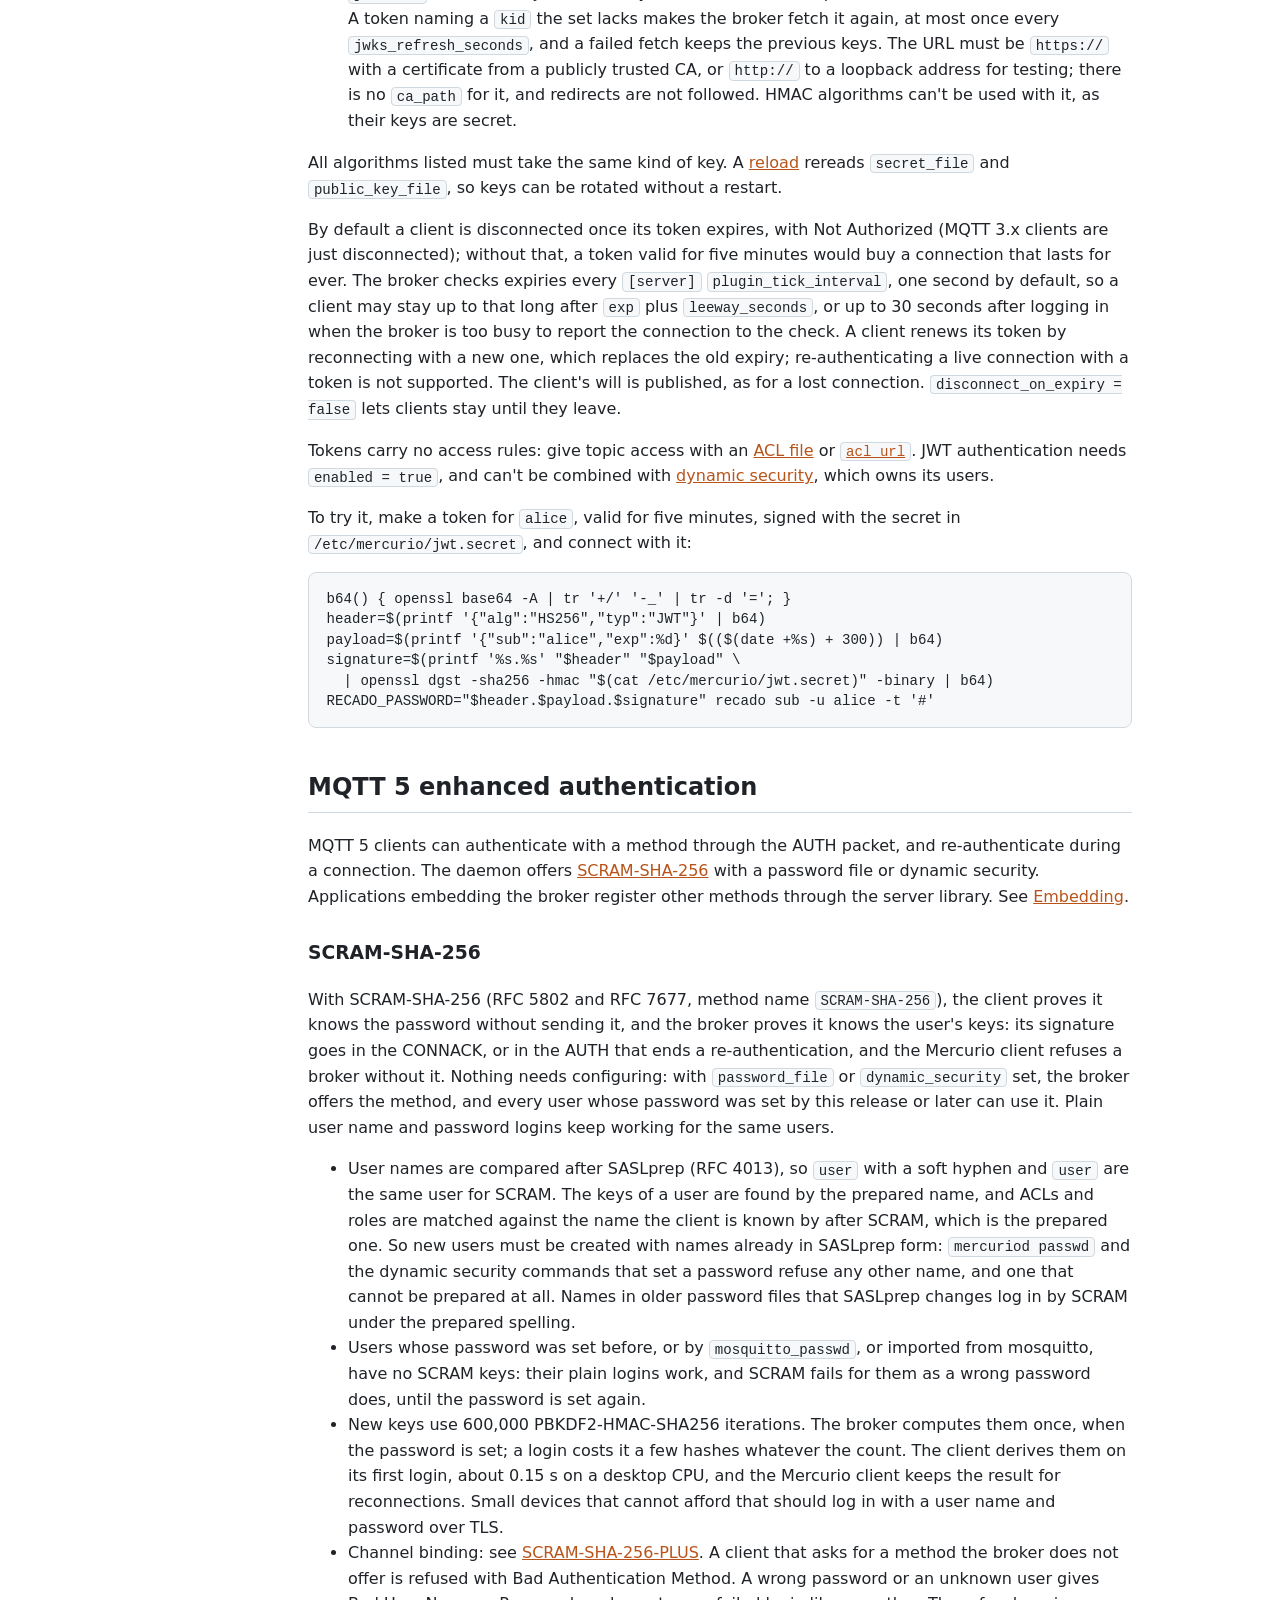
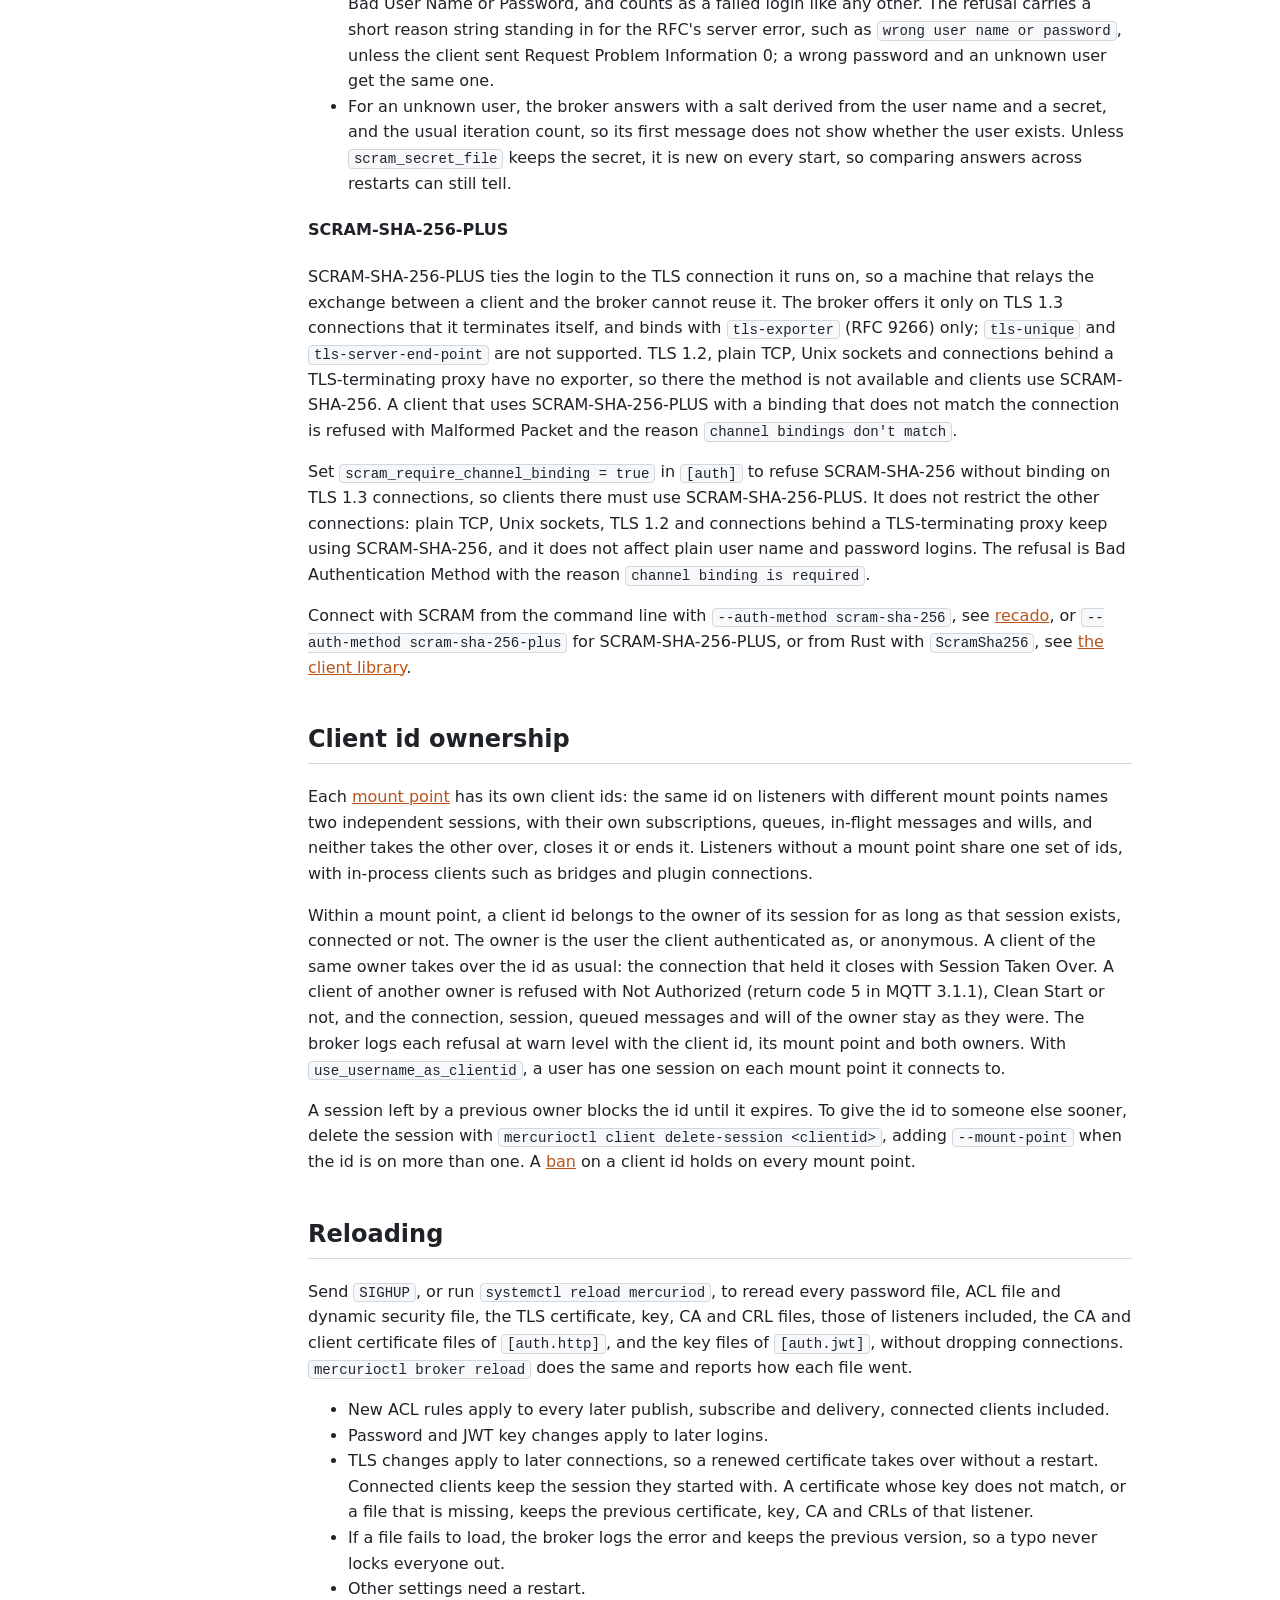
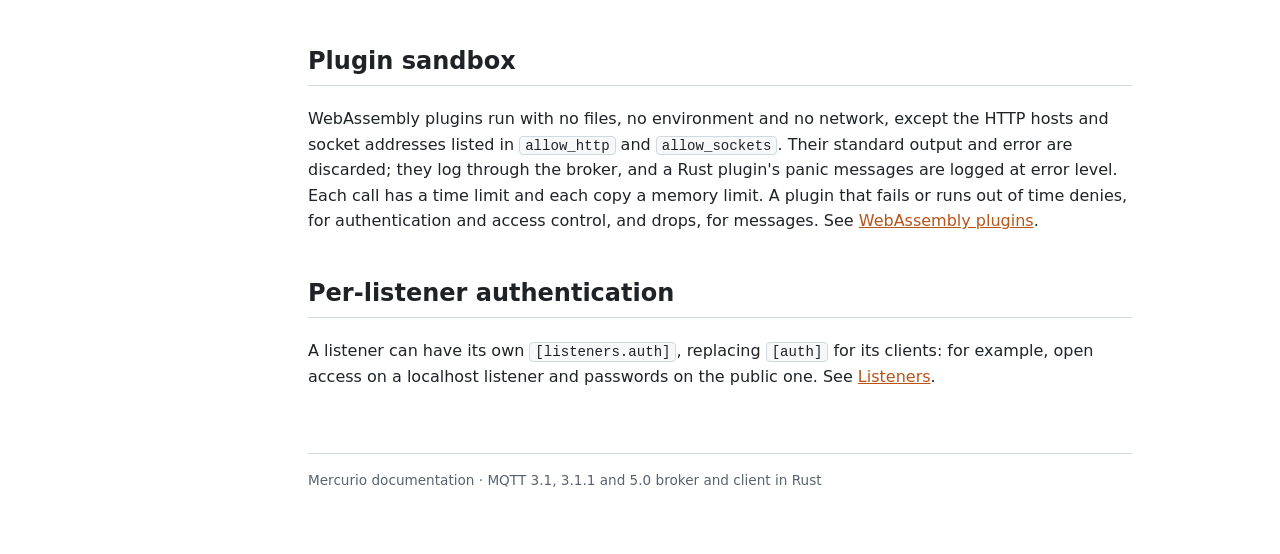
<file: docs/security.html>
<!DOCTYPE html>
<html lang="en">
<head>
<meta charset="utf-8">
<meta name="viewport" content="width=device-width, initial-scale=1">
<title>Authentication &amp; access · Mercurio</title>
<link rel="stylesheet" href="style.css">
</head>
<body>
<nav>
<a class="brand" href="index.html">Mer<span>curio</span></a>
<h2>Getting started</h2>
<ul>
<li><a href="index.html">Overview</a></li>
<li><a href="install.html">Installing &amp; running</a></li>
<li><a href="configuration.html">Configuration reference</a></li>
</ul>
<h2>Broker</h2>
<ul>
<li><a href="security.html" aria-current="page">Authentication &amp; access</a></li>
<li><a href="listeners.html">Listeners &amp; transports</a></li>
<li><a href="bridges.html">Bridges</a></li>
<li><a href="operations.html">Operations &amp; monitoring</a></li>
<li><a href="admin.html">Administration</a></li>
<li><a href="mercurioctl.html">mercurioctl</a></li>
</ul>
<h2>Clients &amp; libraries</h2>
<ul>
<li><a href="cli.html">Command-line client</a></li>
<li><a href="client.html">Rust client library</a></li>
<li><a href="embedding.html">Embedding the broker</a></li>
</ul>
<h2>Guides</h2>
<ul>
<li><a href="plugins.html">WebAssembly plugins</a></li>
<li><a href="migrating.html">Migrating from mosquitto</a></li>
</ul>
</nav>
<main>
<h1>Authentication &amp; access</h1>
<p class="lead">Who may connect, and which topics each client may publish, subscribe to and receive.</p>
<p>Mercurio offers several ways to authenticate clients and decide their access. They combine as follows:</p>
<table>
<tr><th>Need</th><th>Use</th></tr>
<tr><td>A fixed list of users</td><td><a href="#passwords">password file</a> and <a href="#acl">ACL file</a></td></tr>
<tr><td>Users and access managed while the broker runs</td><td><a href="#dynamic-security">dynamic security</a></td></tr>
<tr><td>Users kept in your own database or identity service</td><td><a href="#http">HTTP authentication</a></td></tr>
<tr><td>Clients holding tokens from an identity provider</td><td><a href="#jwt">JSON Web Tokens</a>, with an ACL file or HTTP topic checks</td></tr>
<tr><td>Devices identified by certificates</td><td><a href="#tls">client certificates</a>, with an ACL file</td></tr>
<tr><td>Custom logic in Rust</td><td><a href="embedding.html#auth">the server library's traits</a></td></tr>
</table>

<h2 id="passwords">Password files</h2>
<pre>[auth]
enabled = true
allow_anonymous = false
password_file = "/etc/mercurio/passwd"</pre>
<p>With <code>enabled = true</code>, clients must send a user name and password found in <code>password_file</code>. With <code>allow_anonymous = true</code>, clients that send no user name are let in as anonymous; credentials that are sent are always checked.</p>
<p>The file holds one <code>user:hash</code> line per user. Manage it with <code>mercuriod passwd</code>, which writes Argon2 hashes:</p>
<pre><span class="comment"># Add a user, or change their password (prompts for it)</span>
mercuriod passwd -f /etc/mercurio/passwd -u alice

<span class="comment"># Remove a user</span>
mercuriod passwd -f /etc/mercurio/passwd -u alice -d</pre>
<p><code>mercuriod passwd</code> replaces the file in one step, so a reload never sees half of it. The file keeps its owner, group and mode, at most <code>0640</code>; a new file gets <code>0600</code>, so let the broker read it with <code>chgrp mercurio</code> and <code>chmod 640</code>. A file it cannot read in full, such as one with a malformed line, is left unchanged with an error.</p>
<p>Files written by <code>mosquitto_passwd</code> work unchanged: their <code>$7$</code> (PBKDF2-SHA512, mosquitto 2.0's default) and <code>$6$</code> (SHA-512, older versions) hashes are recognised. Any other hash field, such as a plain-text password or an empty one, stops the file from loading, with an error naming its line.</p>
<p>Next to the Argon2 hash, <code>mercuriod passwd</code> stores the user's <a href="#scram">SCRAM-SHA-256</a> keys, on a line of their own after the user's:</p>
<pre>alice:$argon2id$v=19$m=19456,t=2,p=1$...
#scram-sha-256:alice:&lt;digest of the hash&gt;:SCRAM-SHA-256$600000:&lt;salt&gt;$&lt;StoredKey&gt;:&lt;ServerKey&gt;</pre>
<p>The line starts with <code>#</code>, so <code>mosquitto_passwd</code> and earlier <code>mercuriod</code> releases read it as a comment, and the file stays readable by both. The digest ties the keys to the hash they were set with: when another tool, such as <code>mosquitto_passwd</code>, changes the password, the keys no longer match and are not used, so the old password does not keep working over SCRAM. A malformed <code>#scram-sha-256:</code> line stops the file from loading, as a malformed hash does.</p>

<h2 id="acl">Access control lists</h2>
<pre>[auth]
acl_file = "/etc/mercurio/acl"</pre>
<p>The file follows mosquitto's <code>acl_file</code> format, so existing files can be reused:</p>
<pre><span class="comment"># Rules before any `user` line apply to anonymous clients</span>
topic read public/#

user alice
topic readwrite alice/#
topic deny alice/secret

<span class="comment"># Patterns apply to every client; %u is the user name, %c the client id</span>
pattern write devices/%c/status
pattern read users/%u/inbox</pre>
<ul>
<li>The access is <code>read</code>, <code>write</code>, <code>readwrite</code> (the default) or <code>deny</code>. <code>read</code> covers subscribing and receiving; <code>write</code> covers publishing.</li>
<li>Anything not granted is denied, and <code>deny</code> overrides any grant.</li>
<li>A subscription is allowed only when a rule covers its whole filter: a client granted <code>sensors/+/temperature</code> may subscribe to it, but not to <code>sensors/#</code>.</li>
<li>Shared subscriptions are checked by their topic filter: <code>$share/group/sensors/+/temperature</code> needs the same grant as <code>sensors/+/temperature</code>.</li>
<li><code>user</code> rules only apply to user names verified by authentication. Other clients are matched as anonymous.</li>
<li>A will counts as a publish: a client whose will topic it may not publish to is refused at CONNECT.</li>
</ul>
<p>An ACL file works without passwords too, for example with <a href="#tls">client certificates</a>.</p>
<div class="note"><code>$SYS</code> topics only accept the broker's own statistics. <code>$CONTROL</code> topics, which administer the broker, are refused to every client unless an ACL file, dynamic security or an HTTP ACL endpoint grants them. <a href="admin.html#remote">Administration</a> lists the grants its commands need; clients of the admin socket need none.</div>

<h2 id="tls">TLS and client certificates</h2>
<pre>[server.tls]
enabled = true
cert_path = "/etc/mercurio/server.crt"
key_path = "/etc/mercurio/server.key"

<span class="comment"># Require client certificates signed by this CA</span>
ca_path = "/etc/mercurio/ca.crt"
<span class="comment"># Refuse revoked ones</span>
crl_path = "/etc/mercurio/crl.pem"
<span class="comment"># The certificate names the client</span>
identity_as_username = true
<span class="comment"># Refuse TLS 1.2</span>
min_version = "1.3"</pre>
<ul>
<li>With <code>ca_path</code>, clients must present a certificate signed by that CA, or the handshake fails.</li>
<li><code>require_certificate = false</code> still asks for a certificate but lets clients without one connect, to log in by user name and password like on a listener without <code>ca_path</code>. A client that presents an invalid certificate is still refused. <code>identity_as_username</code> and <code>subject_as_username</code> then apply only to clients that presented one.</li>
<li><code>crl_path</code> refuses certificates revoked in the given CRLs. Each certificate of the client's chain, its intermediate CAs included, must be covered by a CRL from its issuer: a client issued by an intermediate CA is refused unless the file holds the CRLs of both the root and the intermediate. Two settings relax this, for a PKI where some CA publishes no CRL:
<ul>
<li><code>crl_end_entity_only = true</code> checks only the client's own certificate, so the CRL of the CA that issued it is enough.</li>
<li><code>crl_allow_unknown = true</code> accepts certificates whose issuer has no CRL in the file, and refuses only those a CRL revokes.</li>
</ul>
A CRL past its next update date is still used. Like the certificates, the CRLs are reread on <a href="#reloading">reload</a>.</li>
<li><code>identity_as_username</code> makes the certificate's Common Name the client's user name. The client counts as authenticated, the user name and password in CONNECT are ignored, and <code>user</code> rules in the ACL file apply to it.</li>
<li><code>subject_as_username</code> uses the whole subject instead, in RFC 2253 form as mosquitto and OpenSSL print it, such as <code>CN=alice,O=Acme\, Inc,C=PT</code>.</li>
</ul>
<p>A device fleet authenticated by certificates alone:</p>
<pre>[server]
host = "0.0.0.0"
port = 8883

[server.tls]
enabled = true
cert_path = "/etc/mercurio/server.crt"
key_path = "/etc/mercurio/server.key"
ca_path = "/etc/mercurio/devices-ca.crt"
identity_as_username = true

[auth]
enabled = true
allow_anonymous = false
acl_file = "/etc/mercurio/acl"</pre>
<pre><span class="comment"># /etc/mercurio/acl: each device writes its own telemetry</span>
pattern write devices/%u/telemetry
pattern read devices/%u/commands</pre>
<p>Each listener has its own TLS settings; see <a href="listeners.html">Listeners</a>.</p>

<h2 id="dynamic-security">Dynamic security</h2>
<p>Dynamic security manages clients, roles and access while the broker runs, with the JSON commands of mosquitto's dynamic security plugin. It replaces <code>password_file</code> and <code>acl_file</code>.</p>
<pre><span class="comment"># Create the state file with an administrator (prompts for the password)</span>
sudo mercuriod dynsec-init -f /var/lib/mercurio/dynamic-security.json -u admin</pre>
<p>The file is created with mode 0600. Run as root in a directory owned by another user, as the service's state directory <code>/var/lib/mercurio</code> is, <code>dynsec-init</code> gives the file to that directory's owner and group, so the service can read it. systemd creates that directory when the service first starts: start it once before, with <code>systemctl start mercuriod</code>, if it has never run.</p>
<p>Coming from mosquitto, create it from mosquitto's file instead:</p>
<pre>sudo mercuriod dynsec-import /var/lib/mosquitto/dynamic-security.json /var/lib/mercurio/dynamic-security.json</pre>
<p><code>dynsec-import</code> carries over clients, groups, roles, ACLs, priorities, the default access and the anonymous group, and gives the file to the directory's owner as <code>dynsec-init</code> does. It never overwrites an existing file. Clients keep their passwords: mosquitto's PBKDF2-SHA512 hashes are checked as they are, and a password set again with <code>setClientPassword</code> or <code>modifyClient</code> is stored as Argon2. A PBKDF2 check is faster than an Argon2 one, so until then the time a login takes can tell an imported client from an unknown user name; set those passwords again to close that. What can't be carried over is listed and left out: <code>unsubscribeLiteral</code> and <code>unsubscribePattern</code> ACLs and a default that denies unsubscribing (Mercurio lets every client unsubscribe), passwords in another form (those clients can't log in until they get one), and names a client, group or role refers to that the file does not define.</p>
<p>Setting a password with <code>dynsec-init</code>, <code>createClient</code>, <code>setClientPassword</code> or <code>modifyClient</code> also stores the client's <a href="#scram">SCRAM-SHA-256</a> keys, in the client's <code>scram</code> field, tied to its hash as in the password file. Earlier releases ignore the field. <code>getClient</code> never shows it. A client that is disabled, or bound to another client id, cannot log in with SCRAM either.</p>
<pre>[auth]
enabled = true
allow_anonymous = false
dynamic_security = "/var/lib/mercurio/dynamic-security.json"</pre>
<p>Manage it with <a href="mercurioctl.html#dynsec">mercurioctl</a>, on the broker's host through the <a href="admin.html#socket">admin socket</a>, or from anywhere as the administrator:</p>
<pre><span class="comment"># On the broker's host, as root or a member of the mercurio group</span>
mercurioctl dynsec create-role sensor
mercurioctl dynsec add-role-acl sensor publishClientSend 'sensors/#' allow
mercurioctl dynsec create-group sensors --role sensor
mercurioctl dynsec create-client s1 --group sensors   <span class="comment"># asks for the password</span>

<span class="comment"># From another machine</span>
mercurioctl -H broker.example.com -u admin dynsec list-clients</pre>
<p>Underneath, these are JSON commands published to <code>$CONTROL/dynamic-security/v1</code>, with the names and arguments of mosquitto's plugin. They use the same envelope and replies as the <a href="admin.html#protocol">broker's own commands</a>. Failed commands carry an <code>error</code>, without a <code>code</code>.</p>
<p>Only clients of the admin socket and of listeners that use the main <code>[auth]</code> can send commands: a listener with its own <code>[listeners.auth]</code> doesn't include dynamic security.</p>

<h3>Model</h3>
<ul>
<li><strong>Clients</strong> log in with a user name and password, and can be disabled. A client created with a <code>clientid</code> may connect only with that client id, not with one the broker assigns. A user name dynamic security has no client for, such as one taken from a certificate with <code>identity_as_username</code>, gets no access at all: create a client of that name, without a password, to give it roles. A client deleted while connected loses its access at once.</li>
<li><strong>Roles</strong> hold ACLs. A client has its own roles and those of its groups.</li>
<li><strong>Groups</strong> give their roles to their members. The anonymous group's roles apply to clients without a user name.</li>
<li><strong>ACLs</strong> have a type, a topic filter, an optional <code>priority</code> (default 0) and <code>allow</code>.</li>
<li><strong>Priorities</strong> order a client's roles and groups, a group's roles and a role's ACLs, highest first; a role or group given without one has -1, and equal priorities keep the order they were added in. A check walks the client's own roles first, then each of its groups' roles, group by group, and within each role its ACLs: the first ACL that matches decides, as in mosquitto. A role's ACL priority therefore orders ACLs inside that role only: a deny in a client's own role wins over an allow of higher priority in one of its groups.</li>
</ul>
<table>
<tr><th>ACL type</th><th>Decides</th></tr>
<tr><td><code>publishClientSend</code></td><td>Publishing</td></tr>
<tr><td><code>publishClientReceive</code></td><td>Receiving messages</td></tr>
<tr><td><code>subscribePattern</code></td><td>Subscribing to filters covered by the topic</td></tr>
<tr><td><code>subscribeLiteral</code></td><td>Subscribing to exactly the topic</td></tr>
</table>
<p>Without a matching ACL, only receiving is allowed, as in mosquitto. <code>setDefaultACLAccess</code> changes that, with <code>publishClientSend</code>, <code>publishClientReceive</code> and <code>subscribe</code>.</p>

<h3>Commands</h3>
<table>
<tr><th>Area</th><th>Commands</th></tr>
<tr><td>Clients</td><td><code>createClient</code>, <code>modifyClient</code>, <code>deleteClient</code>, <code>setClientPassword</code>, <code>enableClient</code>, <code>disableClient</code>, <code>addClientRole</code>, <code>removeClientRole</code>, <code>getClient</code>, <code>listClients</code></td></tr>
<tr><td>Roles</td><td><code>createRole</code>, <code>modifyRole</code>, <code>deleteRole</code>, <code>addRoleACL</code>, <code>removeRoleACL</code>, <code>getRole</code>, <code>listRoles</code></td></tr>
<tr><td>Groups</td><td><code>createGroup</code>, <code>modifyGroup</code>, <code>deleteGroup</code>, <code>addGroupRole</code>, <code>removeGroupRole</code>, <code>addGroupClient</code>, <code>removeGroupClient</code>, <code>getGroup</code>, <code>listGroups</code>, <code>setAnonymousGroup</code>, <code>getAnonymousGroup</code></td></tr>
<tr><td>Defaults</td><td><code>setDefaultACLAccess</code>, <code>getDefaultACLAccess</code></td></tr>
</table>
<p><code>modifyClient</code> takes <code>password</code>, <code>clientid</code>, <code>textname</code>, <code>textdescription</code>, <code>roles</code> and <code>groups</code>; <code>modifyGroup</code> takes <code>textname</code>, <code>textdescription</code>, <code>roles</code> and <code>clients</code>; <code>modifyRole</code> takes <code>textname</code>, <code>textdescription</code> and <code>acls</code>. As in mosquitto, an argument left out leaves that part as it is, and a list replaces the whole list: <code>"roles": []</code> takes every role away. An empty <code>clientid</code> lets the client connect with any client id, and an empty <code>password</code> leaves the password as it is. Every argument is checked before anything changes, so a command that fails changes nothing.</p>
<p>Changes take effect at once and are saved to the file after each message. As in mosquitto, a change that can take access away disconnects the connected clients it concerns, with reason code Administrative Action (0x98) and without their wills, so they log in again under their new access: deleting or disabling a client or setting its password, adding or removing a client's roles or groups, adding or removing a group's roles, deleting a group or a role, adding or removing a role's ACLs, and the modify commands, unless they change only text. A <code>modifyGroup</code> that changes its clients disconnects those it loses and those it gains. Changes to the anonymous group disconnect anonymous clients that came over the network; in-process clients and those of Unix sockets stay connected. The file is replaced in one step, so a crash never leaves it half written.</p>

<h2 id="http">HTTP authentication</h2>
<p>Delegates checks to an HTTP service, with the requests of mosquitto-go-auth's HTTP backend, so services written for it answer Mercurio too.</p>
<pre>[auth]
enabled = true
allow_anonymous = false

[auth.http]
user_url = "https://auth.internal/mqtt/user"
acl_url = "https://auth.internal/mqtt/acl"
timeout_seconds = 5
cache_seconds = 30</pre>
<table>
<tr><th>Endpoint</th><th>Request body</th></tr>
<tr><td><code>user_url</code>, at each login</td><td><code>{"username": "alice", "password": "...", "clientid": ""}</code></td></tr>
<tr><td><code>acl_url</code>, at each topic check</td><td><code>{"username": "alice", "clientid": "c1", "topic": "a/b", "acc": 2}</code></td></tr>
<tr><td><code>superuser_url</code>, before a topic check</td><td><code>{"username": "alice"}</code></td></tr>
</table>
<p><code>acc</code> is 1 to receive, 2 to publish and 4 to subscribe, and 8 to publish to a <code>$CONTROL/...</code> topic, which <a href="admin.html#remote">administers the broker</a>; answer 8 with 2xx only for administrators. A 2xx status allows and a 4xx status denies. Topic answers are reused for <code>cache_seconds</code>, since every message is checked. Any other status, an error or a timeout also denies, but is not cached, so the check is asked again once the service is back; the broker logs these failures at <code>warn</code>, at most once every 10 seconds. At most 32 requests run at once, and identical checks made while one is out wait for its answer. A <code>user_url</code> that is plain <code>http://</code> to another host is logged at startup, as passwords then cross the network unencrypted. <code>user_url</code> replaces <code>password_file</code>, and <code>acl_url</code> replaces <code>acl_file</code>; either can be used alone.</p>
<p>With <code>superuser_url</code>, the broker first asks whether the client's user name is a superuser's. A 2xx answer makes it one: every topic check is allowed without asking <code>acl_url</code>, publishing to <code>$CONTROL</code> included, so a superuser may <a href="admin.html#remote">administer the broker</a>. A 4xx answer, or any failure of the endpoint, means not a superuser, and <code>acl_url</code> decides as usual; without <code>acl_url</code>, the next check, such as <code>acl_file</code>, does. Superuser answers are cached for <code>cache_seconds</code> like topic answers, failures are not. Clients without a user name are never asked about. <code>superuser_url</code> needs <code>enabled = true</code>, as a user name nobody checked would otherwise make anyone a superuser.</p>
<p>Over <code>https://</code>, endpoint certificates are checked against the bundled Mozilla roots. For a service with a certificate of a private CA, give that CA's certificates with <code>ca_path</code>, which then replaces the bundled roots; for a service that authenticates the broker with a client certificate, give it with <code>cert_path</code> and its key with <code>key_path</code>. All three are PEM files, read at startup and by <code>mercuriod --check</code>; a file that can't be read or holds no certificate or key stops the broker from starting. A <a href="#reloading">reload</a> reads them again for later requests, and keeps the previous ones if any fails to load.</p>
<pre>[auth.http]
acl_url = "https://auth.internal/mqtt/acl"
ca_path = "/etc/mercurio/auth-ca.pem"
cert_path = "/etc/mercurio/auth-client.pem"
key_path = "/etc/mercurio/auth-client-key.pem"</pre>
<p>A minimal service, in Python:</p>
<pre>from http.server import BaseHTTPRequestHandler, HTTPServer
import json

class Auth(BaseHTTPRequestHandler):
    def do_POST(self):
        body = json.loads(self.rfile.read(int(self.headers["Content-Length"])))
        if self.path == "/mqtt/user":
            ok = body["username"] == "alice" and body["password"] == "secret"
        else:
            ok = body["topic"].startswith(f"{body['username']}/")
        self.send_response(200 if ok else 403)
        self.end_headers()

HTTPServer(("127.0.0.1", 8000), Auth).serve_forever()</pre>

<h2 id="jwt">JSON Web Tokens</h2>
<p>Clients can log in with a JSON Web Token (JWT) issued by your identity provider. The client sends the token as its CONNECT <strong>password</strong>, and the CONNECT <strong>user name</strong> must equal the token's user claim, <code>sub</code> unless <code>username_claim</code> names another. Access control is keyed by user name, so ACL files, <code>acl_url</code> and the rest work for these clients as for any other.</p>
<pre>[auth]
enabled = true
acl_file = "/etc/mercurio/acl"

[auth.jwt]
public_key_file = "/etc/mercurio/jwt.pem"
algorithms = ["RS256"]
issuer = "https://issuer.example"
audience = "mercurio"</pre>
<p>A password that does not look like a JWT, three base64url parts separated by dots whose first part is a JSON object with an <code>alg</code>, is left to the next check, so a <code>password_file</code> or <code>user_url</code> can keep serving other clients. With nothing else configured, such a client is refused as for a wrong password. A password that looks like a JWT and fails any check is refused with Bad User Name or Password (return code 4 in MQTT 3.1.1), counts as a failed login, and is logged at warn level with the client id, its address and the reason, never the token.</p>
<p>The broker checks:</p>
<ul>
<li>the signature, with an algorithm from <code>algorithms</code>. The token's own <code>alg</code> header never picks the key or its type, and unsigned tokens (<code>alg: none</code>) are always refused;</li>
<li><code>exp</code>, which the token must have, and <code>nbf</code> when present, each with <code>leeway_seconds</code> of clock skew allowed;</li>
<li><code>iss</code> and <code>aud</code>, when <code>issuer</code> and <code>audience</code> are set: the token must then carry them;</li>
<li>the user claim, which must be a string equal to the CONNECT user name.</li>
</ul>
<p>Keys come from exactly one of:</p>
<ul>
<li><code>secret_file</code>, a shared secret of at least 32 bytes for HS256, HS384 and HS512. One trailing newline is removed, so a file written by <code>echo</code> works.</li>
<li><code>public_key_file</code>, a PEM public key for RS256, RS384, RS512, PS256, PS384, PS512, ES256, ES384 or EdDSA.</li>
<li><code>jwks_url</code>, the issuer's JSON Web Key Set, fetched at startup; the broker does not start without it. A token naming a <code>kid</code> the set lacks makes the broker fetch it again, at most once every <code>jwks_refresh_seconds</code>, and a failed fetch keeps the previous keys. The URL must be <code>https://</code> with a certificate from a publicly trusted CA, or <code>http://</code> to a loopback address for testing; there is no <code>ca_path</code> for it, and redirects are not followed. HMAC algorithms can't be used with it, as their keys are secret.</li>
</ul>
<p>All algorithms listed must take the same kind of key. A <a href="#reloading">reload</a> rereads <code>secret_file</code> and <code>public_key_file</code>, so keys can be rotated without a restart.</p>
<p>By default a client is disconnected once its token expires, with Not Authorized (MQTT 3.x clients are just disconnected); without that, a token valid for five minutes would buy a connection that lasts for ever. The broker checks expiries every <code>[server]</code> <code>plugin_tick_interval</code>, one second by default, so a client may stay up to that long after <code>exp</code> plus <code>leeway_seconds</code>, or up to 30 seconds after logging in when the broker is too busy to report the connection to the check. A client renews its token by reconnecting with a new one, which replaces the old expiry; re-authenticating a live connection with a token is not supported. The client's will is published, as for a lost connection. <code>disconnect_on_expiry = false</code> lets clients stay until they leave.</p>
<p>Tokens carry no access rules: give topic access with an <a href="#acl">ACL file</a> or <a href="#http"><code>acl_url</code></a>. JWT authentication needs <code>enabled = true</code>, and can't be combined with <a href="#dynamic-security">dynamic security</a>, which owns its users.</p>
<p>To try it, make a token for <code>alice</code>, valid for five minutes, signed with the secret in <code>/etc/mercurio/jwt.secret</code>, and connect with it:</p>
<pre>b64() { openssl base64 -A | tr '+/' '-_' | tr -d '='; }
header=$(printf '{"alg":"HS256","typ":"JWT"}' | b64)
payload=$(printf '{"sub":"alice","exp":%d}' $(($(date +%s) + 300)) | b64)
signature=$(printf '%s.%s' "$header" "$payload" \
  | openssl dgst -sha256 -hmac "$(cat /etc/mercurio/jwt.secret)" -binary | b64)
RECADO_PASSWORD="$header.$payload.$signature" recado sub -u alice -t '#'</pre>

<h2 id="enhanced">MQTT 5 enhanced authentication</h2>
<p>MQTT 5 clients can authenticate with a method through the AUTH packet, and re-authenticate during a connection. The daemon offers <a href="#scram">SCRAM-SHA-256</a> with a password file or dynamic security. Applications embedding the broker register other methods through the server library. See <a href="embedding.html#auth">Embedding</a>.</p>

<h3 id="scram">SCRAM-SHA-256</h3>
<p>With SCRAM-SHA-256 (RFC 5802 and RFC 7677, method name <code>SCRAM-SHA-256</code>), the client proves it knows the password without sending it, and the broker proves it knows the user's keys: its signature goes in the CONNACK, or in the AUTH that ends a re-authentication, and the Mercurio client refuses a broker without it. Nothing needs configuring: with <code>password_file</code> or <code>dynamic_security</code> set, the broker offers the method, and every user whose password was set by this release or later can use it. Plain user name and password logins keep working for the same users.</p>
<ul>
<li>User names are compared after SASLprep (RFC 4013), so <code>us&shy;er</code> with a soft hyphen and <code>user</code> are the same user for SCRAM. The keys of a user are found by the prepared name, and ACLs and roles are matched against the name the client is known by after SCRAM, which is the prepared one. So new users must be created with names already in SASLprep form: <code>mercuriod passwd</code> and the dynamic security commands that set a password refuse any other name, and one that cannot be prepared at all. Names in older password files that SASLprep changes log in by SCRAM under the prepared spelling.</li>
<li>Users whose password was set before, or by <code>mosquitto_passwd</code>, or imported from mosquitto, have no SCRAM keys: their plain logins work, and SCRAM fails for them as a wrong password does, until the password is set again.</li>
<li>New keys use 600,000 PBKDF2-HMAC-SHA256 iterations. The broker computes them once, when the password is set; a login costs it a few hashes whatever the count. The client derives them on its first login, about 0.15 s on a desktop CPU, and the Mercurio client keeps the result for reconnections. Small devices that cannot afford that should log in with a user name and password over TLS.</li>
<li>Channel binding: see <a href="#scram-plus">SCRAM-SHA-256-PLUS</a>. A client that asks for a method the broker does not offer is refused with Bad Authentication Method. A wrong password or an unknown user gives Bad User Name or Password, and counts as a failed login like any other. The refusal carries a short reason string standing in for the RFC's server error, such as <code>wrong user name or password</code>, unless the client sent Request Problem Information 0; a wrong password and an unknown user get the same one.</li>
<li>For an unknown user, the broker answers with a salt derived from the user name and a secret, and the usual iteration count, so its first message does not show whether the user exists. Unless <code>scram_secret_file</code> keeps the secret, it is new on every start, so comparing answers across restarts can still tell.</li>
</ul>
<h4 id="scram-plus">SCRAM-SHA-256-PLUS</h4>
<p>SCRAM-SHA-256-PLUS ties the login to the TLS connection it runs on, so a machine that relays the exchange between a client and the broker cannot reuse it. The broker offers it only on TLS 1.3 connections that it terminates itself, and binds with <code>tls-exporter</code> (RFC 9266) only; <code>tls-unique</code> and <code>tls-server-end-point</code> are not supported. TLS 1.2, plain TCP, Unix sockets and connections behind a TLS-terminating proxy have no exporter, so there the method is not available and clients use SCRAM-SHA-256. A client that uses SCRAM-SHA-256-PLUS with a binding that does not match the connection is refused with Malformed Packet and the reason <code>channel bindings don't match</code>.</p>
<p>Set <code>scram_require_channel_binding = true</code> in <code>[auth]</code> to refuse SCRAM-SHA-256 without binding on TLS 1.3 connections, so clients there must use SCRAM-SHA-256-PLUS. It does not restrict the other connections: plain TCP, Unix sockets, TLS 1.2 and connections behind a TLS-terminating proxy keep using SCRAM-SHA-256, and it does not affect plain user name and password logins. The refusal is Bad Authentication Method with the reason <code>channel binding is required</code>.</p>
<p>Connect with SCRAM from the command line with <code>--auth-method scram-sha-256</code>, see <a href="cli.html">recado</a>, or <code>--auth-method scram-sha-256-plus</code> for SCRAM-SHA-256-PLUS, or from Rust with <code>ScramSha256</code>, see <a href="client.html#enhanced">the client library</a>.</p>

<h2 id="client-ids">Client id ownership</h2>
<p>Each <a href="listeners.html#mount-points">mount point</a> has its own client ids: the same id on listeners with different mount points names two independent sessions, with their own subscriptions, queues, in-flight messages and wills, and neither takes the other over, closes it or ends it. Listeners without a mount point share one set of ids, with in-process clients such as bridges and plugin connections.</p>
<p>Within a mount point, a client id belongs to the owner of its session for as long as that session exists, connected or not. The owner is the user the client authenticated as, or anonymous. A client of the same owner takes over the id as usual: the connection that held it closes with Session Taken Over. A client of another owner is refused with Not Authorized (return code 5 in MQTT 3.1.1), Clean Start or not, and the connection, session, queued messages and will of the owner stay as they were. The broker logs each refusal at warn level with the client id, its mount point and both owners. With <code>use_username_as_clientid</code>, a user has one session on each mount point it connects to.</p>
<p>A session left by a previous owner blocks the id until it expires. To give the id to someone else sooner, delete the session with <code>mercurioctl client delete-session &lt;clientid&gt;</code>, adding <code>--mount-point</code> when the id is on more than one. A <a href="admin.html#bans">ban</a> on a client id holds on every mount point.</p>

<h2 id="reloading">Reloading</h2>
<p>Send <code>SIGHUP</code>, or run <code>systemctl reload mercuriod</code>, to reread every password file, ACL file and dynamic security file, the TLS certificate, key, CA and CRL files, those of listeners included, the CA and client certificate files of <code>[auth.http]</code>, and the key files of <code>[auth.jwt]</code>, without dropping connections. <code>mercurioctl broker reload</code> does the same and reports how each file went.</p>
<ul>
<li>New ACL rules apply to every later publish, subscribe and delivery, connected clients included.</li>
<li>Password and JWT key changes apply to later logins.</li>
<li>TLS changes apply to later connections, so a renewed certificate takes over without a restart. Connected clients keep the session they started with. A certificate whose key does not match, or a file that is missing, keeps the previous certificate, key, CA and CRLs of that listener.</li>
<li>If a file fails to load, the broker logs the error and keeps the previous version, so a typo never locks everyone out.</li>
<li>Other settings need a restart.</li>
</ul>

<h2 id="plugin-sandbox">Plugin sandbox</h2>
<p>WebAssembly plugins run with no files, no environment and no network, except the HTTP hosts and socket addresses listed in <code>allow_http</code> and <code>allow_sockets</code>. Their standard output and error are discarded; they log through the broker, and a Rust plugin's panic messages are logged at error level. Each call has a time limit and each copy a memory limit. A plugin that fails or runs out of time denies, for authentication and access control, and drops, for messages. See <a href="plugins.html#sandbox">WebAssembly plugins</a>.</p>

<h2 id="per-listener">Per-listener authentication</h2>
<p>A listener can have its own <code>[listeners.auth]</code>, replacing <code>[auth]</code> for its clients: for example, open access on a localhost listener and passwords on the public one. See <a href="listeners.html#auth">Listeners</a>.</p>
<footer>Mercurio documentation · MQTT 3.1, 3.1.1 and 5.0 broker and client in Rust</footer>
</main>
</body>
</html>
</file>
<file: docs/style.css>
:root {
  --bg: #ffffff;
  --fg: #1f2328;
  --muted: #59636e;
  --border: #d1d9e0;
  --sidebar: #f6f8fa;
  --accent: #b8541a;
  --code-bg: #f6f8fa;
  --note-bg: #fff8e6;
  --note-border: #e3b341;
  --mono: ui-monospace, SFMono-Regular, Menlo, Consolas, monospace;
}

@media (prefers-color-scheme: dark) {
  :root {
    --bg: #0d1117;
    --fg: #e6edf3;
    --muted: #9198a1;
    --border: #30363d;
    --sidebar: #151b23;
    --accent: #f0883e;
    --code-bg: #161b22;
    --note-bg: #2a2214;
    --note-border: #9e6a03;
  }
}

* { box-sizing: border-box; }

body {
  margin: 0;
  background: var(--bg);
  color: var(--fg);
  font: 16px/1.6 system-ui, -apple-system, "Segoe UI", sans-serif;
  display: grid;
  grid-template-columns: 260px minmax(0, 1fr);
  min-height: 100vh;
}

nav {
  background: var(--sidebar);
  border-right: 1px solid var(--border);
  padding: 1.5rem 1.25rem;
  position: sticky;
  top: 0;
  height: 100vh;
  overflow-y: auto;
}

nav .brand {
  display: block;
  font-size: 1.35rem;
  font-weight: 700;
  color: var(--fg);
  text-decoration: none;
  margin-bottom: 1.5rem;
}

nav .brand span { color: var(--accent); }

nav h2 {
  font-size: 0.75rem;
  text-transform: uppercase;
  letter-spacing: 0.06em;
  color: var(--muted);
  margin: 1.25rem 0 0.4rem;
}

nav ul { list-style: none; padding: 0; margin: 0; }

nav a {
  display: block;
  padding: 0.2rem 0.5rem;
  border-radius: 6px;
  color: var(--fg);
  text-decoration: none;
}

nav a:hover { background: var(--border); }
nav a[aria-current="page"] { background: var(--accent); color: #fff; }

main {
  padding: 2.5rem 3rem 4rem;
  max-width: 920px;
}

h1 { font-size: 2.1rem; margin-top: 0; line-height: 1.2; }
h2 { margin-top: 2.5rem; padding-bottom: 0.3rem; border-bottom: 1px solid var(--border); }
h3 { margin-top: 1.8rem; }

.lead { font-size: 1.15rem; color: var(--muted); }

a { color: var(--accent); }

code, pre { font-family: var(--mono); font-size: 0.88em; }

:not(pre) > code {
  background: var(--code-bg);
  border: 1px solid var(--border);
  border-radius: 4px;
  padding: 0.05em 0.35em;
}

pre {
  background: var(--code-bg);
  border: 1px solid var(--border);
  border-radius: 8px;
  padding: 1rem 1.1rem;
  overflow-x: auto;
  line-height: 1.45;
}

pre .comment { color: var(--muted); }

table {
  border-collapse: collapse;
  width: 100%;
  margin: 1rem 0;
  font-size: 0.94rem;
}

th, td {
  border: 1px solid var(--border);
  padding: 0.45rem 0.7rem;
  text-align: left;
  vertical-align: top;
}

th { background: var(--sidebar); }
td code { white-space: nowrap; }

.note {
  background: var(--note-bg);
  border-left: 4px solid var(--note-border);
  border-radius: 4px;
  padding: 0.7rem 1rem;
  margin: 1.2rem 0;
}

.cards {
  display: grid;
  grid-template-columns: repeat(auto-fill, minmax(240px, 1fr));
  gap: 1rem;
  margin: 1.5rem 0;
}

.cards a {
  display: block;
  border: 1px solid var(--border);
  border-radius: 8px;
  padding: 1rem;
  color: var(--fg);
  text-decoration: none;
}

.cards a:hover { border-color: var(--accent); }
.cards strong { display: block; color: var(--accent); margin-bottom: 0.3rem; }

footer {
  margin-top: 4rem;
  padding-top: 1rem;
  border-top: 1px solid var(--border);
  color: var(--muted);
  font-size: 0.85rem;
}

@media (max-width: 800px) {
  body { display: block; }
  nav { position: static; height: auto; border-right: 0; border-bottom: 1px solid var(--border); }
  main { padding: 1.5rem 1.25rem 3rem; }
}
</file>
